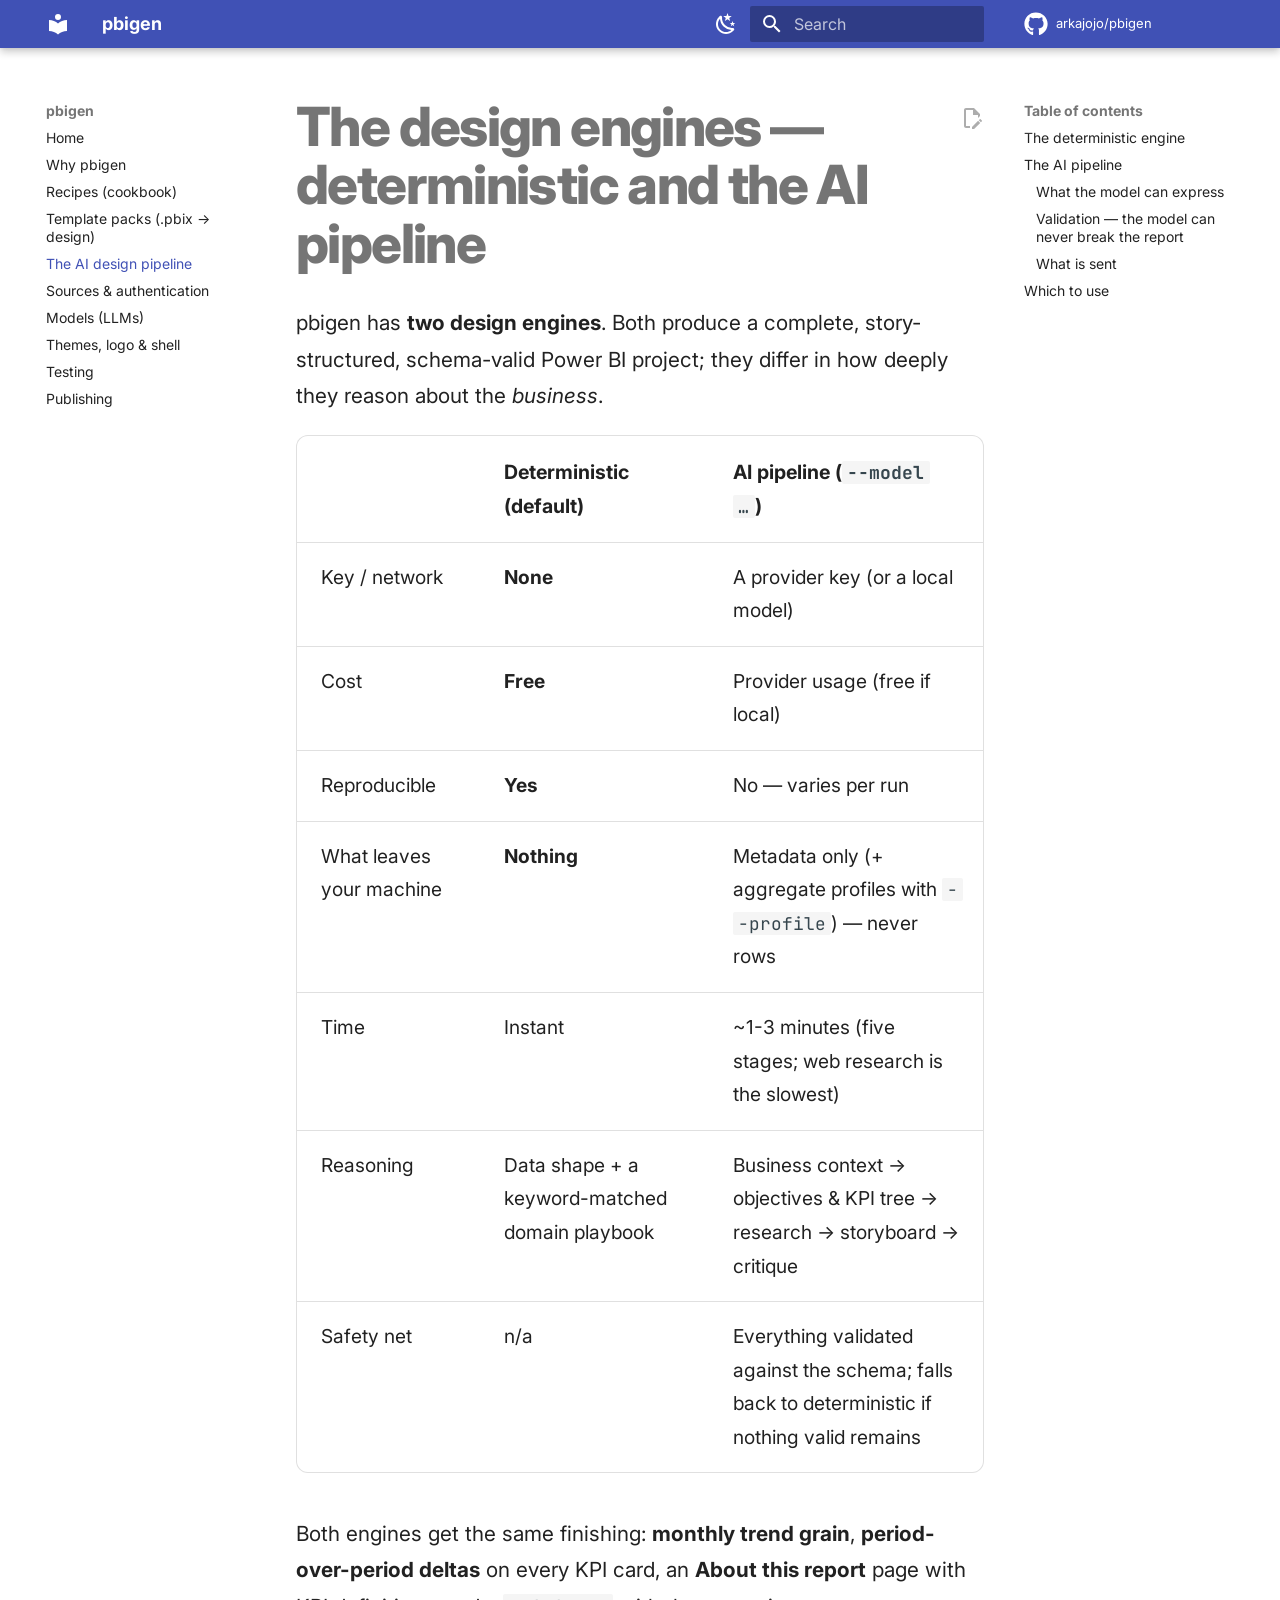
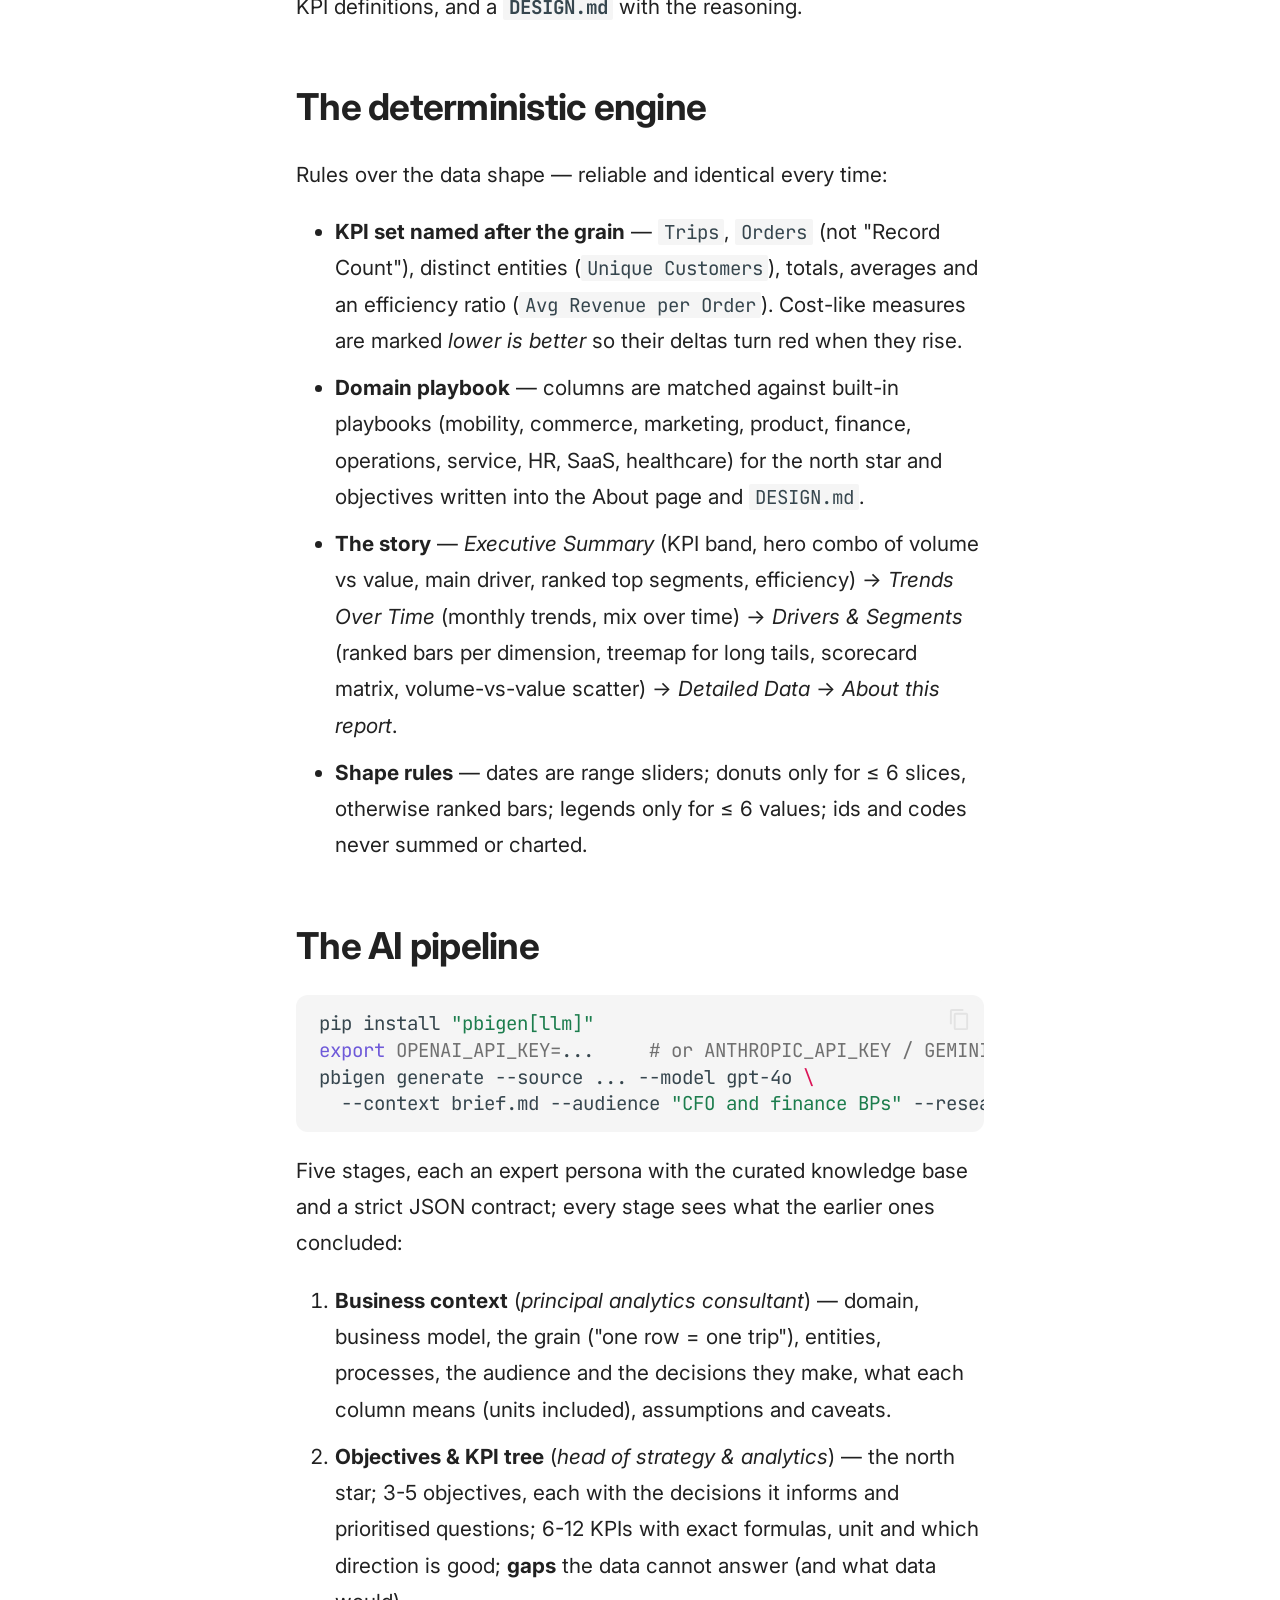
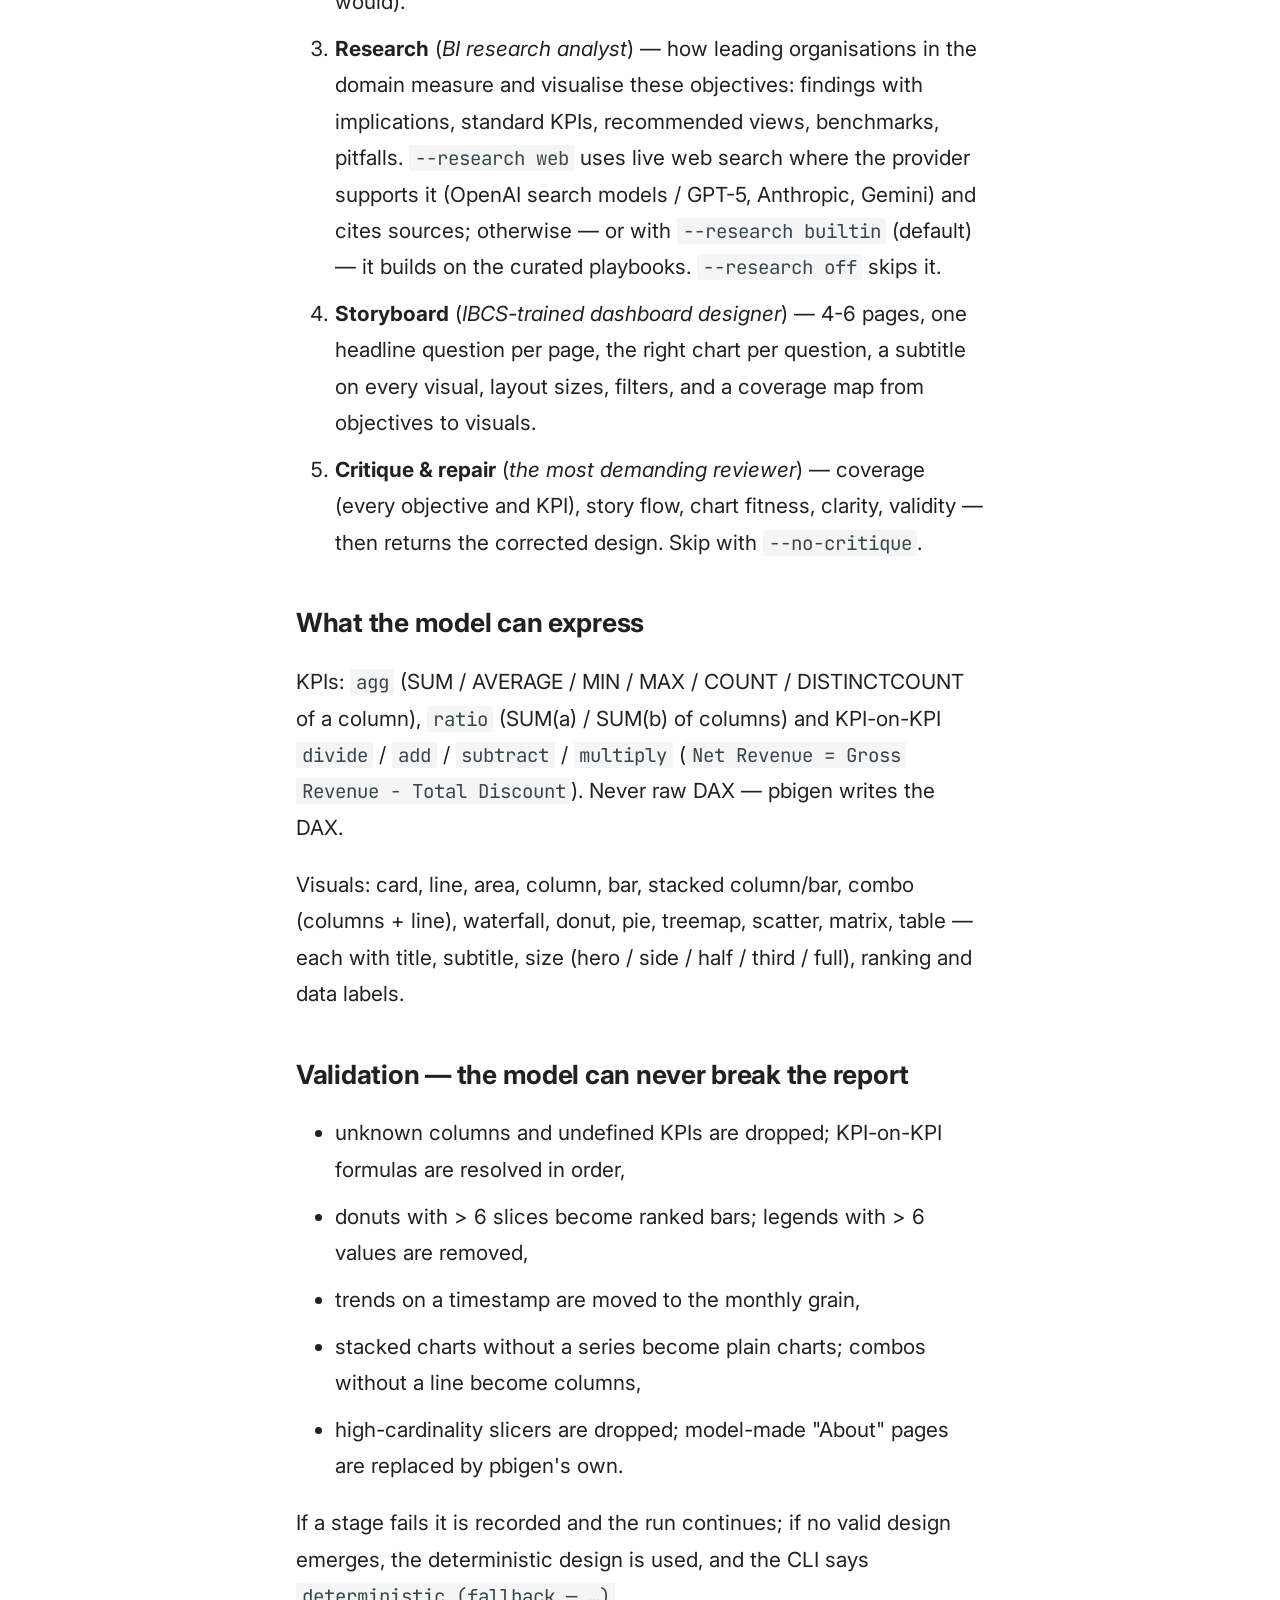
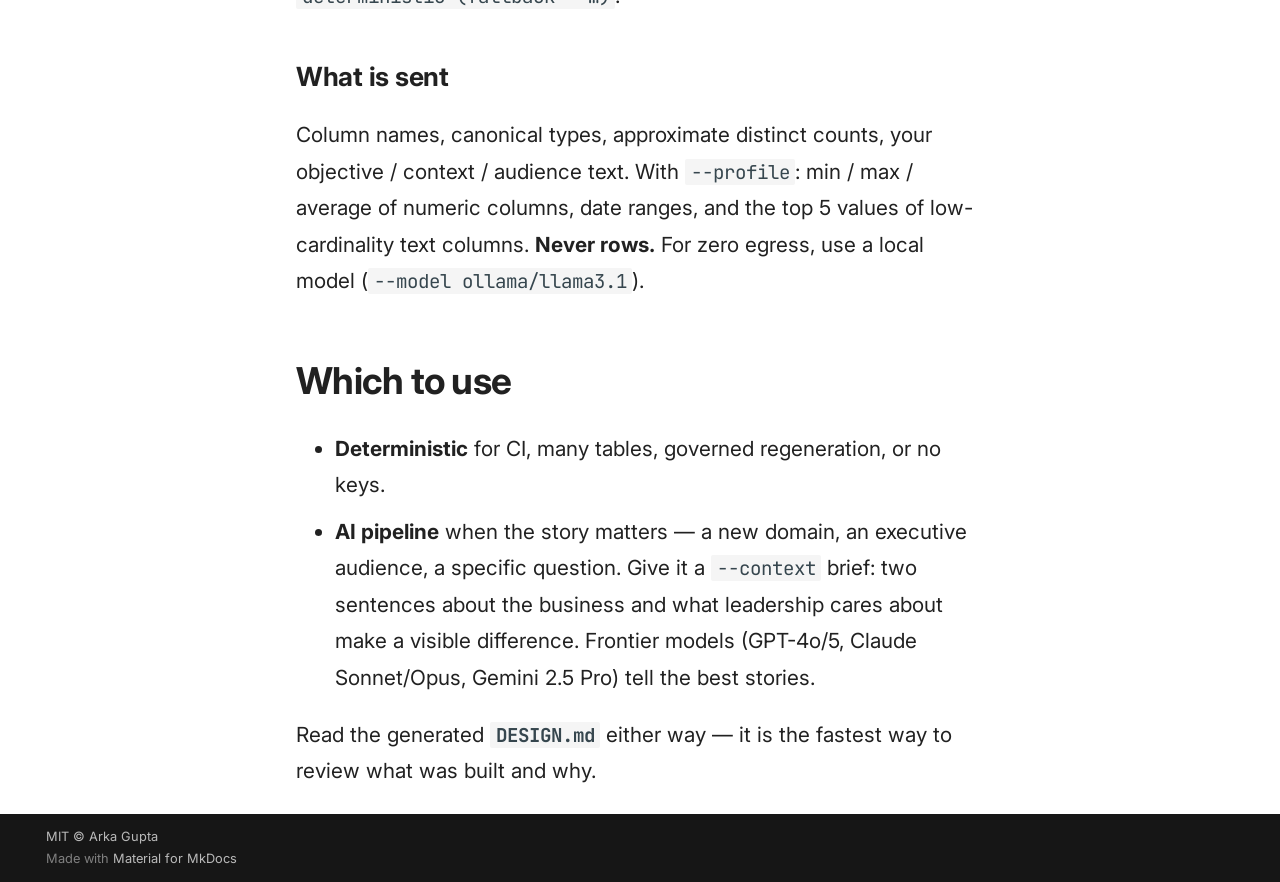
<file: deterministic-vs-llm/index.html>
<!doctype html>
<html lang="en" class="no-js">
  <head>
    
      <meta charset="utf-8">
      <meta name="viewport" content="width=device-width,initial-scale=1">
      
        <meta name="description" content="Your report's design, your data's story — Power BI dashboards generated from any data source.">
      
      
      
        <link rel="canonical" href="https://arkajojo.github.io/pbigen/deterministic-vs-llm/">
      
      
        <link rel="prev" href="../templates/">
      
      
        <link rel="next" href="../sources/">
      
      
        
      
      
      <link rel="icon" href="../assets/images/favicon.png">
      <meta name="generator" content="mkdocs-1.6.1, mkdocs-material-9.7.7">
    
    
      
        <title>The AI design pipeline - pbigen</title>
      
    
    
      <link rel="stylesheet" href="../assets/stylesheets/main.ec1eaa64.min.css">
      
        
        <link rel="stylesheet" href="../assets/stylesheets/palette.ab4e12ef.min.css">
      
      


    
    
      
    
    
      
        
        
        <link rel="preconnect" href="https://fonts.gstatic.com" crossorigin>
        <link rel="stylesheet" href="https://fonts.googleapis.com/css?family=Inter:300,300i,400,400i,700,700i%7CJetBrains+Mono:400,400i,700,700i&display=fallback">
        <style>:root{--md-text-font:"Inter";--md-code-font:"JetBrains Mono"}</style>
      
    
    
      <link rel="stylesheet" href="../stylesheets/extra.css">
    
    <script>__md_scope=new URL("..",location),__md_hash=e=>[...e].reduce(((e,_)=>(e<<5)-e+_.charCodeAt(0)),0),__md_get=(e,_=localStorage,t=__md_scope)=>JSON.parse(_.getItem(t.pathname+"."+e)),__md_set=(e,_,t=localStorage,a=__md_scope)=>{try{t.setItem(a.pathname+"."+e,JSON.stringify(_))}catch(e){}}</script>
    
      

    
    
  </head>
  
  
    
    
      
    
    
    
    
    <body dir="ltr" data-md-color-scheme="default" data-md-color-primary="indigo" data-md-color-accent="teal">
  
    
    <input class="md-toggle" data-md-toggle="drawer" type="checkbox" id="__drawer" autocomplete="off">
    <input class="md-toggle" data-md-toggle="search" type="checkbox" id="__search" autocomplete="off">
    <label class="md-overlay" for="__drawer"></label>
    <div data-md-component="skip">
      
        
        <a href="#the-design-engines-deterministic-and-the-ai-pipeline" class="md-skip">
          Skip to content
        </a>
      
    </div>
    <div data-md-component="announce">
      
    </div>
    
    
      

  

<header class="md-header md-header--shadow" data-md-component="header">
  <nav class="md-header__inner md-grid" aria-label="Header">
    <a href=".." title="pbigen" class="md-header__button md-logo" aria-label="pbigen" data-md-component="logo">
      
  
  <svg xmlns="http://www.w3.org/2000/svg" viewBox="0 0 24 24"><path d="M12 8a3 3 0 0 0 3-3 3 3 0 0 0-3-3 3 3 0 0 0-3 3 3 3 0 0 0 3 3m0 3.54C9.64 9.35 6.5 8 3 8v11c3.5 0 6.64 1.35 9 3.54 2.36-2.19 5.5-3.54 9-3.54V8c-3.5 0-6.64 1.35-9 3.54"/></svg>

    </a>
    <label class="md-header__button md-icon" for="__drawer">
      
      <svg xmlns="http://www.w3.org/2000/svg" viewBox="0 0 24 24"><path d="M3 6h18v2H3zm0 5h18v2H3zm0 5h18v2H3z"/></svg>
    </label>
    <div class="md-header__title" data-md-component="header-title">
      <div class="md-header__ellipsis">
        <div class="md-header__topic">
          <span class="md-ellipsis">
            pbigen
          </span>
        </div>
        <div class="md-header__topic" data-md-component="header-topic">
          <span class="md-ellipsis">
            
              The AI design pipeline
            
          </span>
        </div>
      </div>
    </div>
    
      
        <form class="md-header__option" data-md-component="palette">
  
    
    
    
    <input class="md-option" data-md-color-media="(prefers-color-scheme: light)" data-md-color-scheme="default" data-md-color-primary="indigo" data-md-color-accent="teal"  aria-label="Switch to dark mode"  type="radio" name="__palette" id="__palette_0">
    
      <label class="md-header__button md-icon" title="Switch to dark mode" for="__palette_1" hidden>
        <svg xmlns="http://www.w3.org/2000/svg" viewBox="0 0 24 24"><path d="m17.75 4.09-2.53 1.94.91 3.06-2.63-1.81-2.63 1.81.91-3.06-2.53-1.94L12.44 4l1.06-3 1.06 3zm3.5 6.91-1.64 1.25.59 1.98-1.7-1.17-1.7 1.17.59-1.98L15.75 11l2.06-.05L18.5 9l.69 1.95zm-2.28 4.95c.83-.08 1.72 1.1 1.19 1.85-.32.45-.66.87-1.08 1.27C15.17 23 8.84 23 4.94 19.07c-3.91-3.9-3.91-10.24 0-14.14.4-.4.82-.76 1.27-1.08.75-.53 1.93.36 1.85 1.19-.27 2.86.69 5.83 2.89 8.02a9.96 9.96 0 0 0 8.02 2.89m-1.64 2.02a12.08 12.08 0 0 1-7.8-3.47c-2.17-2.19-3.33-5-3.49-7.82-2.81 3.14-2.7 7.96.31 10.98 3.02 3.01 7.84 3.12 10.98.31"/></svg>
      </label>
    
  
    
    
    
    <input class="md-option" data-md-color-media="(prefers-color-scheme: dark)" data-md-color-scheme="slate" data-md-color-primary="indigo" data-md-color-accent="teal"  aria-label="Switch to light mode"  type="radio" name="__palette" id="__palette_1">
    
      <label class="md-header__button md-icon" title="Switch to light mode" for="__palette_0" hidden>
        <svg xmlns="http://www.w3.org/2000/svg" viewBox="0 0 24 24"><path d="M12 7a5 5 0 0 1 5 5 5 5 0 0 1-5 5 5 5 0 0 1-5-5 5 5 0 0 1 5-5m0 2a3 3 0 0 0-3 3 3 3 0 0 0 3 3 3 3 0 0 0 3-3 3 3 0 0 0-3-3m0-7 2.39 3.42C13.65 5.15 12.84 5 12 5s-1.65.15-2.39.42zM3.34 7l4.16-.35A7.2 7.2 0 0 0 5.94 8.5c-.44.74-.69 1.5-.83 2.29zm.02 10 1.76-3.77a7.131 7.131 0 0 0 2.38 4.14zM20.65 7l-1.77 3.79a7.02 7.02 0 0 0-2.38-4.15zm-.01 10-4.14.36c.59-.51 1.12-1.14 1.54-1.86.42-.73.69-1.5.83-2.29zM12 22l-2.41-3.44c.74.27 1.55.44 2.41.44.82 0 1.63-.17 2.37-.44z"/></svg>
      </label>
    
  
</form>
      
    
    
      <script>var palette=__md_get("__palette");if(palette&&palette.color){if("(prefers-color-scheme)"===palette.color.media){var media=matchMedia("(prefers-color-scheme: light)"),input=document.querySelector(media.matches?"[data-md-color-media='(prefers-color-scheme: light)']":"[data-md-color-media='(prefers-color-scheme: dark)']");palette.color.media=input.getAttribute("data-md-color-media"),palette.color.scheme=input.getAttribute("data-md-color-scheme"),palette.color.primary=input.getAttribute("data-md-color-primary"),palette.color.accent=input.getAttribute("data-md-color-accent")}for(var[key,value]of Object.entries(palette.color))document.body.setAttribute("data-md-color-"+key,value)}</script>
    
    
    
      
      
        <label class="md-header__button md-icon" for="__search">
          
          <svg xmlns="http://www.w3.org/2000/svg" viewBox="0 0 24 24"><path d="M9.5 3A6.5 6.5 0 0 1 16 9.5c0 1.61-.59 3.09-1.56 4.23l.27.27h.79l5 5-1.5 1.5-5-5v-.79l-.27-.27A6.52 6.52 0 0 1 9.5 16 6.5 6.5 0 0 1 3 9.5 6.5 6.5 0 0 1 9.5 3m0 2C7 5 5 7 5 9.5S7 14 9.5 14 14 12 14 9.5 12 5 9.5 5"/></svg>
        </label>
        <div class="md-search" data-md-component="search" role="dialog">
  <label class="md-search__overlay" for="__search"></label>
  <div class="md-search__inner" role="search">
    <form class="md-search__form" name="search">
      <input type="text" class="md-search__input" name="query" aria-label="Search" placeholder="Search" autocapitalize="off" autocorrect="off" autocomplete="off" spellcheck="false" data-md-component="search-query" required>
      <label class="md-search__icon md-icon" for="__search">
        
        <svg xmlns="http://www.w3.org/2000/svg" viewBox="0 0 24 24"><path d="M9.5 3A6.5 6.5 0 0 1 16 9.5c0 1.61-.59 3.09-1.56 4.23l.27.27h.79l5 5-1.5 1.5-5-5v-.79l-.27-.27A6.52 6.52 0 0 1 9.5 16 6.5 6.5 0 0 1 3 9.5 6.5 6.5 0 0 1 9.5 3m0 2C7 5 5 7 5 9.5S7 14 9.5 14 14 12 14 9.5 12 5 9.5 5"/></svg>
        
        <svg xmlns="http://www.w3.org/2000/svg" viewBox="0 0 24 24"><path d="M20 11v2H8l5.5 5.5-1.42 1.42L4.16 12l7.92-7.92L13.5 5.5 8 11z"/></svg>
      </label>
      <nav class="md-search__options" aria-label="Search">
        
        <button type="reset" class="md-search__icon md-icon" title="Clear" aria-label="Clear" tabindex="-1">
          
          <svg xmlns="http://www.w3.org/2000/svg" viewBox="0 0 24 24"><path d="M19 6.41 17.59 5 12 10.59 6.41 5 5 6.41 10.59 12 5 17.59 6.41 19 12 13.41 17.59 19 19 17.59 13.41 12z"/></svg>
        </button>
      </nav>
      
        <div class="md-search__suggest" data-md-component="search-suggest"></div>
      
    </form>
    <div class="md-search__output">
      <div class="md-search__scrollwrap" tabindex="0" data-md-scrollfix>
        <div class="md-search-result" data-md-component="search-result">
          <div class="md-search-result__meta">
            Initializing search
          </div>
          <ol class="md-search-result__list" role="presentation"></ol>
        </div>
      </div>
    </div>
  </div>
</div>
      
    
    
      <div class="md-header__source">
        <a href="https://github.com/arkajojo/pbigen" title="Go to repository" class="md-source" data-md-component="source">
  <div class="md-source__icon md-icon">
    
    <svg xmlns="http://www.w3.org/2000/svg" viewBox="0 0 512 512"><!--! Font Awesome Free 7.1.0 by @fontawesome - https://fontawesome.com License - https://fontawesome.com/license/free (Icons: CC BY 4.0, Fonts: SIL OFL 1.1, Code: MIT License) Copyright 2025 Fonticons, Inc.--><path d="M173.9 397.4c0 2-2.3 3.6-5.2 3.6-3.3.3-5.6-1.3-5.6-3.6 0-2 2.3-3.6 5.2-3.6 3-.3 5.6 1.3 5.6 3.6m-31.1-4.5c-.7 2 1.3 4.3 4.3 4.9 2.6 1 5.6 0 6.2-2s-1.3-4.3-4.3-5.2c-2.6-.7-5.5.3-6.2 2.3m44.2-1.7c-2.9.7-4.9 2.6-4.6 4.9.3 2 2.9 3.3 5.9 2.6 2.9-.7 4.9-2.6 4.6-4.6-.3-1.9-3-3.2-5.9-2.9M252.8 8C114.1 8 8 113.3 8 252c0 110.9 69.8 205.8 169.5 239.2 12.8 2.3 17.3-5.6 17.3-12.1 0-6.2-.3-40.4-.3-61.4 0 0-70 15-84.7-29.8 0 0-11.4-29.1-27.8-36.6 0 0-22.9-15.7 1.6-15.4 0 0 24.9 2 38.6 25.8 21.9 38.6 58.6 27.5 72.9 20.9 2.3-16 8.8-27.1 16-33.7-55.9-6.2-112.3-14.3-112.3-110.5 0-27.5 7.6-41.3 23.6-58.9-2.6-6.5-11.1-33.3 2.6-67.9 20.9-6.5 69 27 69 27 20-5.6 41.5-8.5 62.8-8.5s42.8 2.9 62.8 8.5c0 0 48.1-33.6 69-27 13.7 34.7 5.2 61.4 2.6 67.9 16 17.7 25.8 31.5 25.8 58.9 0 96.5-58.9 104.2-114.8 110.5 9.2 7.9 17 22.9 17 46.4 0 33.7-.3 75.4-.3 83.6 0 6.5 4.6 14.4 17.3 12.1C436.2 457.8 504 362.9 504 252 504 113.3 391.5 8 252.8 8M105.2 352.9c-1.3 1-1 3.3.7 5.2 1.6 1.6 3.9 2.3 5.2 1 1.3-1 1-3.3-.7-5.2-1.6-1.6-3.9-2.3-5.2-1m-10.8-8.1c-.7 1.3.3 2.9 2.3 3.9 1.6 1 3.6.7 4.3-.7.7-1.3-.3-2.9-2.3-3.9-2-.6-3.6-.3-4.3.7m32.4 35.6c-1.6 1.3-1 4.3 1.3 6.2 2.3 2.3 5.2 2.6 6.5 1 1.3-1.3.7-4.3-1.3-6.2-2.2-2.3-5.2-2.6-6.5-1m-11.4-14.7c-1.6 1-1.6 3.6 0 5.9s4.3 3.3 5.6 2.3c1.6-1.3 1.6-3.9 0-6.2-1.4-2.3-4-3.3-5.6-2"/></svg>
  </div>
  <div class="md-source__repository">
    arkajojo/pbigen
  </div>
</a>
      </div>
    
  </nav>
  
</header>
    
    <div class="md-container" data-md-component="container">
      
      
        
          
        
      
      <main class="md-main" data-md-component="main">
        <div class="md-main__inner md-grid">
          
            
              
              <div class="md-sidebar md-sidebar--primary" data-md-component="sidebar" data-md-type="navigation" >
                <div class="md-sidebar__scrollwrap">
                  <div class="md-sidebar__inner">
                    



<nav class="md-nav md-nav--primary" aria-label="Navigation" data-md-level="0">
  <label class="md-nav__title" for="__drawer">
    <a href=".." title="pbigen" class="md-nav__button md-logo" aria-label="pbigen" data-md-component="logo">
      
  
  <svg xmlns="http://www.w3.org/2000/svg" viewBox="0 0 24 24"><path d="M12 8a3 3 0 0 0 3-3 3 3 0 0 0-3-3 3 3 0 0 0-3 3 3 3 0 0 0 3 3m0 3.54C9.64 9.35 6.5 8 3 8v11c3.5 0 6.64 1.35 9 3.54 2.36-2.19 5.5-3.54 9-3.54V8c-3.5 0-6.64 1.35-9 3.54"/></svg>

    </a>
    pbigen
  </label>
  
    <div class="md-nav__source">
      <a href="https://github.com/arkajojo/pbigen" title="Go to repository" class="md-source" data-md-component="source">
  <div class="md-source__icon md-icon">
    
    <svg xmlns="http://www.w3.org/2000/svg" viewBox="0 0 512 512"><!--! Font Awesome Free 7.1.0 by @fontawesome - https://fontawesome.com License - https://fontawesome.com/license/free (Icons: CC BY 4.0, Fonts: SIL OFL 1.1, Code: MIT License) Copyright 2025 Fonticons, Inc.--><path d="M173.9 397.4c0 2-2.3 3.6-5.2 3.6-3.3.3-5.6-1.3-5.6-3.6 0-2 2.3-3.6 5.2-3.6 3-.3 5.6 1.3 5.6 3.6m-31.1-4.5c-.7 2 1.3 4.3 4.3 4.9 2.6 1 5.6 0 6.2-2s-1.3-4.3-4.3-5.2c-2.6-.7-5.5.3-6.2 2.3m44.2-1.7c-2.9.7-4.9 2.6-4.6 4.9.3 2 2.9 3.3 5.9 2.6 2.9-.7 4.9-2.6 4.6-4.6-.3-1.9-3-3.2-5.9-2.9M252.8 8C114.1 8 8 113.3 8 252c0 110.9 69.8 205.8 169.5 239.2 12.8 2.3 17.3-5.6 17.3-12.1 0-6.2-.3-40.4-.3-61.4 0 0-70 15-84.7-29.8 0 0-11.4-29.1-27.8-36.6 0 0-22.9-15.7 1.6-15.4 0 0 24.9 2 38.6 25.8 21.9 38.6 58.6 27.5 72.9 20.9 2.3-16 8.8-27.1 16-33.7-55.9-6.2-112.3-14.3-112.3-110.5 0-27.5 7.6-41.3 23.6-58.9-2.6-6.5-11.1-33.3 2.6-67.9 20.9-6.5 69 27 69 27 20-5.6 41.5-8.5 62.8-8.5s42.8 2.9 62.8 8.5c0 0 48.1-33.6 69-27 13.7 34.7 5.2 61.4 2.6 67.9 16 17.7 25.8 31.5 25.8 58.9 0 96.5-58.9 104.2-114.8 110.5 9.2 7.9 17 22.9 17 46.4 0 33.7-.3 75.4-.3 83.6 0 6.5 4.6 14.4 17.3 12.1C436.2 457.8 504 362.9 504 252 504 113.3 391.5 8 252.8 8M105.2 352.9c-1.3 1-1 3.3.7 5.2 1.6 1.6 3.9 2.3 5.2 1 1.3-1 1-3.3-.7-5.2-1.6-1.6-3.9-2.3-5.2-1m-10.8-8.1c-.7 1.3.3 2.9 2.3 3.9 1.6 1 3.6.7 4.3-.7.7-1.3-.3-2.9-2.3-3.9-2-.6-3.6-.3-4.3.7m32.4 35.6c-1.6 1.3-1 4.3 1.3 6.2 2.3 2.3 5.2 2.6 6.5 1 1.3-1.3.7-4.3-1.3-6.2-2.2-2.3-5.2-2.6-6.5-1m-11.4-14.7c-1.6 1-1.6 3.6 0 5.9s4.3 3.3 5.6 2.3c1.6-1.3 1.6-3.9 0-6.2-1.4-2.3-4-3.3-5.6-2"/></svg>
  </div>
  <div class="md-source__repository">
    arkajojo/pbigen
  </div>
</a>
    </div>
  
  <ul class="md-nav__list" data-md-scrollfix>
    
      
      
  
  
  
  
    <li class="md-nav__item">
      <a href=".." class="md-nav__link">
        
  
  
  <span class="md-ellipsis">
    
  
    Home
  

    
  </span>
  
  

      </a>
    </li>
  

    
      
      
  
  
  
  
    <li class="md-nav__item">
      <a href="../why/" class="md-nav__link">
        
  
  
  <span class="md-ellipsis">
    
  
    Why pbigen
  

    
  </span>
  
  

      </a>
    </li>
  

    
      
      
  
  
  
  
    <li class="md-nav__item">
      <a href="../recipes/" class="md-nav__link">
        
  
  
  <span class="md-ellipsis">
    
  
    Recipes (cookbook)
  

    
  </span>
  
  

      </a>
    </li>
  

    
      
      
  
  
  
  
    <li class="md-nav__item">
      <a href="../templates/" class="md-nav__link">
        
  
  
  <span class="md-ellipsis">
    
  
    Template packs (.pbix → design)
  

    
  </span>
  
  

      </a>
    </li>
  

    
      
      
  
  
    
  
  
  
    <li class="md-nav__item md-nav__item--active">
      
      <input class="md-nav__toggle md-toggle" type="checkbox" id="__toc">
      
      
        
      
      
        <label class="md-nav__link md-nav__link--active" for="__toc">
          
  
  
  <span class="md-ellipsis">
    
  
    The AI design pipeline
  

    
  </span>
  
  

          <span class="md-nav__icon md-icon"></span>
        </label>
      
      <a href="./" class="md-nav__link md-nav__link--active">
        
  
  
  <span class="md-ellipsis">
    
  
    The AI design pipeline
  

    
  </span>
  
  

      </a>
      
        

<nav class="md-nav md-nav--secondary" aria-label="Table of contents">
  
  
  
    
  
  
    <label class="md-nav__title" for="__toc">
      <span class="md-nav__icon md-icon"></span>
      Table of contents
    </label>
    <ul class="md-nav__list" data-md-component="toc" data-md-scrollfix>
      
        <li class="md-nav__item">
  <a href="#the-deterministic-engine" class="md-nav__link">
    <span class="md-ellipsis">
      
        The deterministic engine
      
    </span>
  </a>
  
</li>
      
        <li class="md-nav__item">
  <a href="#the-ai-pipeline" class="md-nav__link">
    <span class="md-ellipsis">
      
        The AI pipeline
      
    </span>
  </a>
  
    <nav class="md-nav" aria-label="The AI pipeline">
      <ul class="md-nav__list">
        
          <li class="md-nav__item">
  <a href="#what-the-model-can-express" class="md-nav__link">
    <span class="md-ellipsis">
      
        What the model can express
      
    </span>
  </a>
  
</li>
        
          <li class="md-nav__item">
  <a href="#validation-the-model-can-never-break-the-report" class="md-nav__link">
    <span class="md-ellipsis">
      
        Validation — the model can never break the report
      
    </span>
  </a>
  
</li>
        
          <li class="md-nav__item">
  <a href="#what-is-sent" class="md-nav__link">
    <span class="md-ellipsis">
      
        What is sent
      
    </span>
  </a>
  
</li>
        
      </ul>
    </nav>
  
</li>
      
        <li class="md-nav__item">
  <a href="#which-to-use" class="md-nav__link">
    <span class="md-ellipsis">
      
        Which to use
      
    </span>
  </a>
  
</li>
      
    </ul>
  
</nav>
      
    </li>
  

    
      
      
  
  
  
  
    <li class="md-nav__item">
      <a href="../sources/" class="md-nav__link">
        
  
  
  <span class="md-ellipsis">
    
  
    Sources & authentication
  

    
  </span>
  
  

      </a>
    </li>
  

    
      
      
  
  
  
  
    <li class="md-nav__item">
      <a href="../models/" class="md-nav__link">
        
  
  
  <span class="md-ellipsis">
    
  
    Models (LLMs)
  

    
  </span>
  
  

      </a>
    </li>
  

    
      
      
  
  
  
  
    <li class="md-nav__item">
      <a href="../themes/" class="md-nav__link">
        
  
  
  <span class="md-ellipsis">
    
  
    Themes, logo & shell
  

    
  </span>
  
  

      </a>
    </li>
  

    
      
      
  
  
  
  
    <li class="md-nav__item">
      <a href="../testing/" class="md-nav__link">
        
  
  
  <span class="md-ellipsis">
    
  
    Testing
  

    
  </span>
  
  

      </a>
    </li>
  

    
      
      
  
  
  
  
    <li class="md-nav__item">
      <a href="../publishing/" class="md-nav__link">
        
  
  
  <span class="md-ellipsis">
    
  
    Publishing
  

    
  </span>
  
  

      </a>
    </li>
  

    
  </ul>
</nav>
                  </div>
                </div>
              </div>
            
            
              
              <div class="md-sidebar md-sidebar--secondary" data-md-component="sidebar" data-md-type="toc" >
                <div class="md-sidebar__scrollwrap">
                  <div class="md-sidebar__inner">
                    

<nav class="md-nav md-nav--secondary" aria-label="Table of contents">
  
  
  
    
  
  
    <label class="md-nav__title" for="__toc">
      <span class="md-nav__icon md-icon"></span>
      Table of contents
    </label>
    <ul class="md-nav__list" data-md-component="toc" data-md-scrollfix>
      
        <li class="md-nav__item">
  <a href="#the-deterministic-engine" class="md-nav__link">
    <span class="md-ellipsis">
      
        The deterministic engine
      
    </span>
  </a>
  
</li>
      
        <li class="md-nav__item">
  <a href="#the-ai-pipeline" class="md-nav__link">
    <span class="md-ellipsis">
      
        The AI pipeline
      
    </span>
  </a>
  
    <nav class="md-nav" aria-label="The AI pipeline">
      <ul class="md-nav__list">
        
          <li class="md-nav__item">
  <a href="#what-the-model-can-express" class="md-nav__link">
    <span class="md-ellipsis">
      
        What the model can express
      
    </span>
  </a>
  
</li>
        
          <li class="md-nav__item">
  <a href="#validation-the-model-can-never-break-the-report" class="md-nav__link">
    <span class="md-ellipsis">
      
        Validation — the model can never break the report
      
    </span>
  </a>
  
</li>
        
          <li class="md-nav__item">
  <a href="#what-is-sent" class="md-nav__link">
    <span class="md-ellipsis">
      
        What is sent
      
    </span>
  </a>
  
</li>
        
      </ul>
    </nav>
  
</li>
      
        <li class="md-nav__item">
  <a href="#which-to-use" class="md-nav__link">
    <span class="md-ellipsis">
      
        Which to use
      
    </span>
  </a>
  
</li>
      
    </ul>
  
</nav>
                  </div>
                </div>
              </div>
            
          
          
            <div class="md-content" data-md-component="content">
              
              <article class="md-content__inner md-typeset">
                
                  


  
    <a href="https://github.com/arkajojo/pbigen/edit/main/docs/deterministic-vs-llm.md" title="Edit this page" class="md-content__button md-icon" rel="edit">
      
      <svg xmlns="http://www.w3.org/2000/svg" viewBox="0 0 24 24"><path d="M10 20H6V4h7v5h5v3.1l2-2V8l-6-6H6c-1.1 0-2 .9-2 2v16c0 1.1.9 2 2 2h4zm10.2-7c.1 0 .3.1.4.2l1.3 1.3c.2.2.2.6 0 .8l-1 1-2.1-2.1 1-1c.1-.1.2-.2.4-.2m0 3.9L14.1 23H12v-2.1l6.1-6.1z"/></svg>
    </a>
  
  


<h1 id="the-design-engines-deterministic-and-the-ai-pipeline">The design engines — deterministic and the AI pipeline<a class="headerlink" href="#the-design-engines-deterministic-and-the-ai-pipeline" title="Permanent link">&para;</a></h1>
<p>pbigen has <strong>two design engines</strong>. Both produce a complete, story-structured, schema-valid Power BI
project; they differ in how deeply they reason about the <em>business</em>.</p>
<table>
<thead>
<tr>
<th></th>
<th><strong>Deterministic</strong> (default)</th>
<th><strong>AI pipeline</strong> (<code>--model …</code>)</th>
</tr>
</thead>
<tbody>
<tr>
<td>Key / network</td>
<td><strong>None</strong></td>
<td>A provider key (or a local model)</td>
</tr>
<tr>
<td>Cost</td>
<td><strong>Free</strong></td>
<td>Provider usage (free if local)</td>
</tr>
<tr>
<td>Reproducible</td>
<td><strong>Yes</strong></td>
<td>No — varies per run</td>
</tr>
<tr>
<td>What leaves your machine</td>
<td><strong>Nothing</strong></td>
<td>Metadata only (+ aggregate profiles with <code>--profile</code>) — never rows</td>
</tr>
<tr>
<td>Time</td>
<td>Instant</td>
<td>~1-3 minutes (five stages; web research is the slowest)</td>
</tr>
<tr>
<td>Reasoning</td>
<td>Data shape + a keyword-matched domain playbook</td>
<td>Business context → objectives &amp; KPI tree → research → storyboard → critique</td>
</tr>
<tr>
<td>Safety net</td>
<td>n/a</td>
<td>Everything validated against the schema; falls back to deterministic if nothing valid remains</td>
</tr>
</tbody>
</table>
<p>Both engines get the same finishing: <strong>monthly trend grain</strong>, <strong>period-over-period deltas</strong> on every KPI
card, an <strong>About this report</strong> page with KPI definitions, and a <strong><code>DESIGN.md</code></strong> with the reasoning.</p>
<h2 id="the-deterministic-engine">The deterministic engine<a class="headerlink" href="#the-deterministic-engine" title="Permanent link">&para;</a></h2>
<p>Rules over the data shape — reliable and identical every time:</p>
<ul>
<li><strong>KPI set named after the grain</strong> — <code>Trips</code>, <code>Orders</code> (not "Record Count"), distinct entities
  (<code>Unique Customers</code>), totals, averages and an efficiency ratio (<code>Avg Revenue per Order</code>).
  Cost-like measures are marked <em>lower is better</em> so their deltas turn red when they rise.</li>
<li><strong>Domain playbook</strong> — columns are matched against built-in playbooks (mobility, commerce,
  marketing, product, finance, operations, service, HR, SaaS, healthcare) for the north star and
  objectives written into the About page and <code>DESIGN.md</code>.</li>
<li><strong>The story</strong> — <em>Executive Summary</em> (KPI band, hero combo of volume vs value, main driver, ranked
  top segments, efficiency) → <em>Trends Over Time</em> (monthly trends, mix over time) → <em>Drivers &amp;
  Segments</em> (ranked bars per dimension, treemap for long tails, scorecard matrix, volume-vs-value
  scatter) → <em>Detailed Data</em> → <em>About this report</em>.</li>
<li><strong>Shape rules</strong> — dates are range sliders; donuts only for ≤ 6 slices, otherwise ranked bars;
  legends only for ≤ 6 values; ids and codes never summed or charted.</li>
</ul>
<h2 id="the-ai-pipeline">The AI pipeline<a class="headerlink" href="#the-ai-pipeline" title="Permanent link">&para;</a></h2>
<div class="highlight"><pre><span></span><code><a id="__codelineno-0-1" name="__codelineno-0-1" href="#__codelineno-0-1"></a>pip<span class="w"> </span>install<span class="w"> </span><span class="s2">"pbigen[llm]"</span>
<a id="__codelineno-0-2" name="__codelineno-0-2" href="#__codelineno-0-2"></a><span class="nb">export</span><span class="w"> </span><span class="nv">OPENAI_API_KEY</span><span class="o">=</span>...<span class="w">     </span><span class="c1"># or ANTHROPIC_API_KEY / GEMINI_API_KEY, or a local model</span>
<a id="__codelineno-0-3" name="__codelineno-0-3" href="#__codelineno-0-3"></a>pbigen<span class="w"> </span>generate<span class="w"> </span>--source<span class="w"> </span>...<span class="w"> </span>--model<span class="w"> </span>gpt-4o<span class="w"> </span><span class="se">\</span>
<a id="__codelineno-0-4" name="__codelineno-0-4" href="#__codelineno-0-4"></a><span class="w">  </span>--context<span class="w"> </span>brief.md<span class="w"> </span>--audience<span class="w"> </span><span class="s2">"CFO and finance BPs"</span><span class="w"> </span>--research<span class="w"> </span>web<span class="w"> </span>--profile
</code></pre></div>
<p>Five stages, each an expert persona with the curated knowledge base and a strict JSON contract;
every stage sees what the earlier ones concluded:</p>
<ol>
<li><strong>Business context</strong> (<em>principal analytics consultant</em>) — domain, business model, the grain
   ("one row = one trip"), entities, processes, the audience and the decisions they make, what each
   column means (units included), assumptions and caveats.</li>
<li><strong>Objectives &amp; KPI tree</strong> (<em>head of strategy &amp; analytics</em>) — the north star; 3-5 objectives, each
   with the decisions it informs and prioritised questions; 6-12 KPIs with exact formulas, unit and
   which direction is good; <strong>gaps</strong> the data cannot answer (and what data would).</li>
<li><strong>Research</strong> (<em>BI research analyst</em>) — how leading organisations in the domain measure and
   visualise these objectives: findings with implications, standard KPIs, recommended views,
   benchmarks, pitfalls. <code>--research web</code> uses live web search where the provider supports it
   (OpenAI search models / GPT-5, Anthropic, Gemini) and cites sources; otherwise — or with
   <code>--research builtin</code> (default) — it builds on the curated playbooks. <code>--research off</code> skips it.</li>
<li><strong>Storyboard</strong> (<em>IBCS-trained dashboard designer</em>) — 4-6 pages, one headline question per page,
   the right chart per question, a subtitle on every visual, layout sizes, filters, and a coverage
   map from objectives to visuals.</li>
<li><strong>Critique &amp; repair</strong> (<em>the most demanding reviewer</em>) — coverage (every objective and KPI),
   story flow, chart fitness, clarity, validity — then returns the corrected design.
   Skip with <code>--no-critique</code>.</li>
</ol>
<h3 id="what-the-model-can-express">What the model can express<a class="headerlink" href="#what-the-model-can-express" title="Permanent link">&para;</a></h3>
<p>KPIs: <code>agg</code> (SUM / AVERAGE / MIN / MAX / COUNT / DISTINCTCOUNT of a column), <code>ratio</code>
(SUM(a) / SUM(b) of columns) and KPI-on-KPI <code>divide</code> / <code>add</code> / <code>subtract</code> / <code>multiply</code>
(<code>Net Revenue = Gross Revenue − Total Discount</code>). Never raw DAX — pbigen writes the DAX.</p>
<p>Visuals: card, line, area, column, bar, stacked column/bar, combo (columns + line), waterfall,
donut, pie, treemap, scatter, matrix, table — each with title, subtitle, size (hero / side / half /
third / full), ranking and data labels.</p>
<h3 id="validation-the-model-can-never-break-the-report">Validation — the model can never break the report<a class="headerlink" href="#validation-the-model-can-never-break-the-report" title="Permanent link">&para;</a></h3>
<ul>
<li>unknown columns and undefined KPIs are dropped; KPI-on-KPI formulas are resolved in order,</li>
<li>donuts with &gt; 6 slices become ranked bars; legends with &gt; 6 values are removed,</li>
<li>trends on a timestamp are moved to the monthly grain,</li>
<li>stacked charts without a series become plain charts; combos without a line become columns,</li>
<li>high-cardinality slicers are dropped; model-made "About" pages are replaced by pbigen's own.</li>
</ul>
<p>If a stage fails it is recorded and the run continues; if no valid design emerges, the
deterministic design is used, and the CLI says <code>deterministic (fallback — …)</code>.</p>
<h3 id="what-is-sent">What is sent<a class="headerlink" href="#what-is-sent" title="Permanent link">&para;</a></h3>
<p>Column names, canonical types, approximate distinct counts, your objective / context / audience
text. With <code>--profile</code>: min / max / average of numeric columns, date ranges, and the top 5 values
of low-cardinality text columns. <strong>Never rows.</strong> For zero egress, use a local model
(<code>--model ollama/llama3.1</code>).</p>
<h2 id="which-to-use">Which to use<a class="headerlink" href="#which-to-use" title="Permanent link">&para;</a></h2>
<ul>
<li><strong>Deterministic</strong> for CI, many tables, governed regeneration, or no keys.</li>
<li><strong>AI pipeline</strong> when the story matters — a new domain, an executive audience, a specific question.
  Give it a <code>--context</code> brief: two sentences about the business and what leadership cares about
  make a visible difference. Frontier models (GPT-4o/5, Claude Sonnet/Opus, Gemini 2.5 Pro) tell the
  best stories.</li>
</ul>
<p>Read the generated <strong><code>DESIGN.md</code></strong> either way — it is the fastest way to review what was built and why.</p>












                
              </article>
            </div>
          
          
<script>var target=document.getElementById(location.hash.slice(1));target&&target.name&&(target.checked=target.name.startsWith("__tabbed_"))</script>
        </div>
        
          <button type="button" class="md-top md-icon" data-md-component="top" hidden>
  
  <svg xmlns="http://www.w3.org/2000/svg" viewBox="0 0 24 24"><path d="M13 20h-2V8l-5.5 5.5-1.42-1.42L12 4.16l7.92 7.92-1.42 1.42L13 8z"/></svg>
  Back to top
</button>
        
      </main>
      
        <footer class="md-footer">
  
  <div class="md-footer-meta md-typeset">
    <div class="md-footer-meta__inner md-grid">
      <div class="md-copyright">
  
    <div class="md-copyright__highlight">
      MIT © Arka Gupta
    </div>
  
  
    Made with
    <a href="https://squidfunk.github.io/mkdocs-material/" target="_blank" rel="noopener">
      Material for MkDocs
    </a>
  
</div>
      
    </div>
  </div>
</footer>
      
    </div>
    <div class="md-dialog" data-md-component="dialog">
      <div class="md-dialog__inner md-typeset"></div>
    </div>
    
    
    
      
      
      <script id="__config" type="application/json">{"annotate": null, "base": "..", "features": ["navigation.top", "navigation.sections", "navigation.tracking", "content.code.copy", "content.action.edit", "search.suggest", "search.highlight"], "search": "../assets/javascripts/workers/search.2c215733.min.js", "tags": null, "translations": {"clipboard.copied": "Copied to clipboard", "clipboard.copy": "Copy to clipboard", "search.result.more.one": "1 more on this page", "search.result.more.other": "# more on this page", "search.result.none": "No matching documents", "search.result.one": "1 matching document", "search.result.other": "# matching documents", "search.result.placeholder": "Type to start searching", "search.result.term.missing": "Missing", "select.version": "Select version"}, "version": null}</script>
    
    
      <script src="../assets/javascripts/bundle.d7400e89.min.js"></script>
      
    
  </body>
</html>
</file>
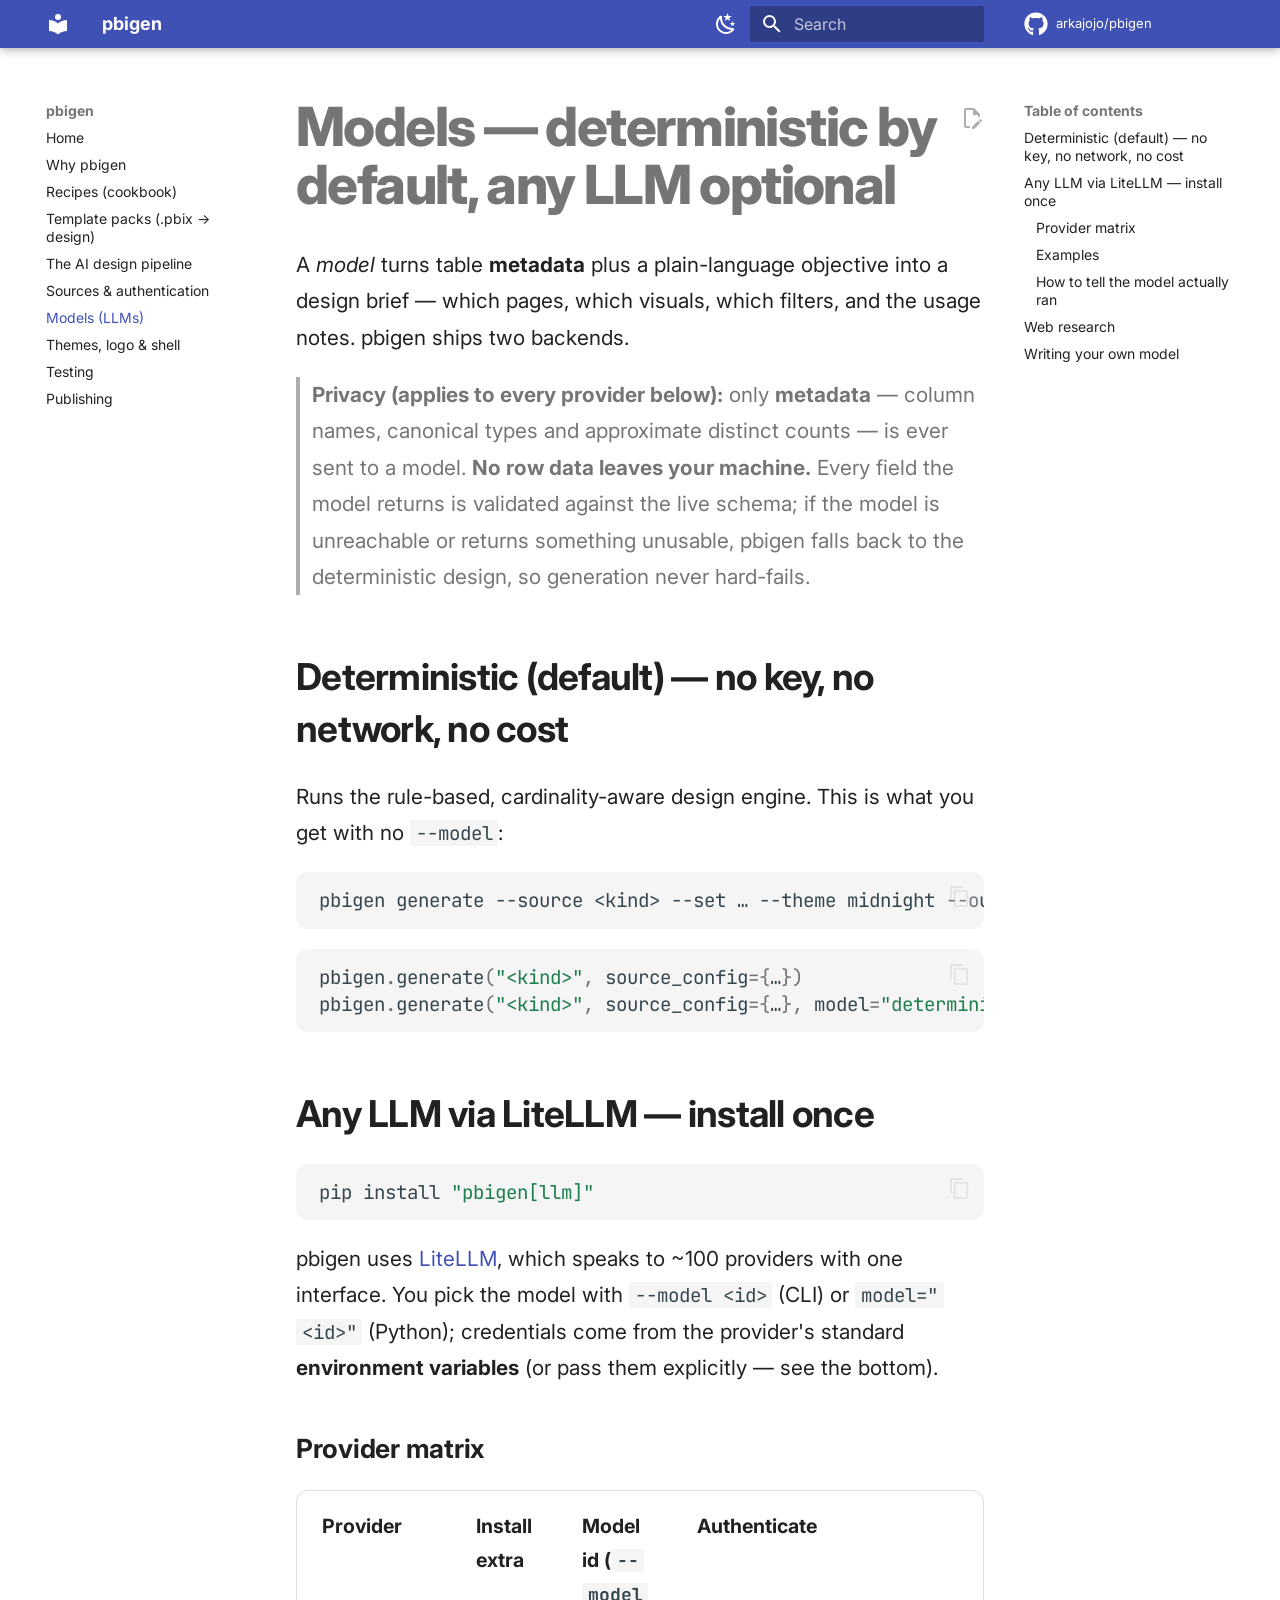
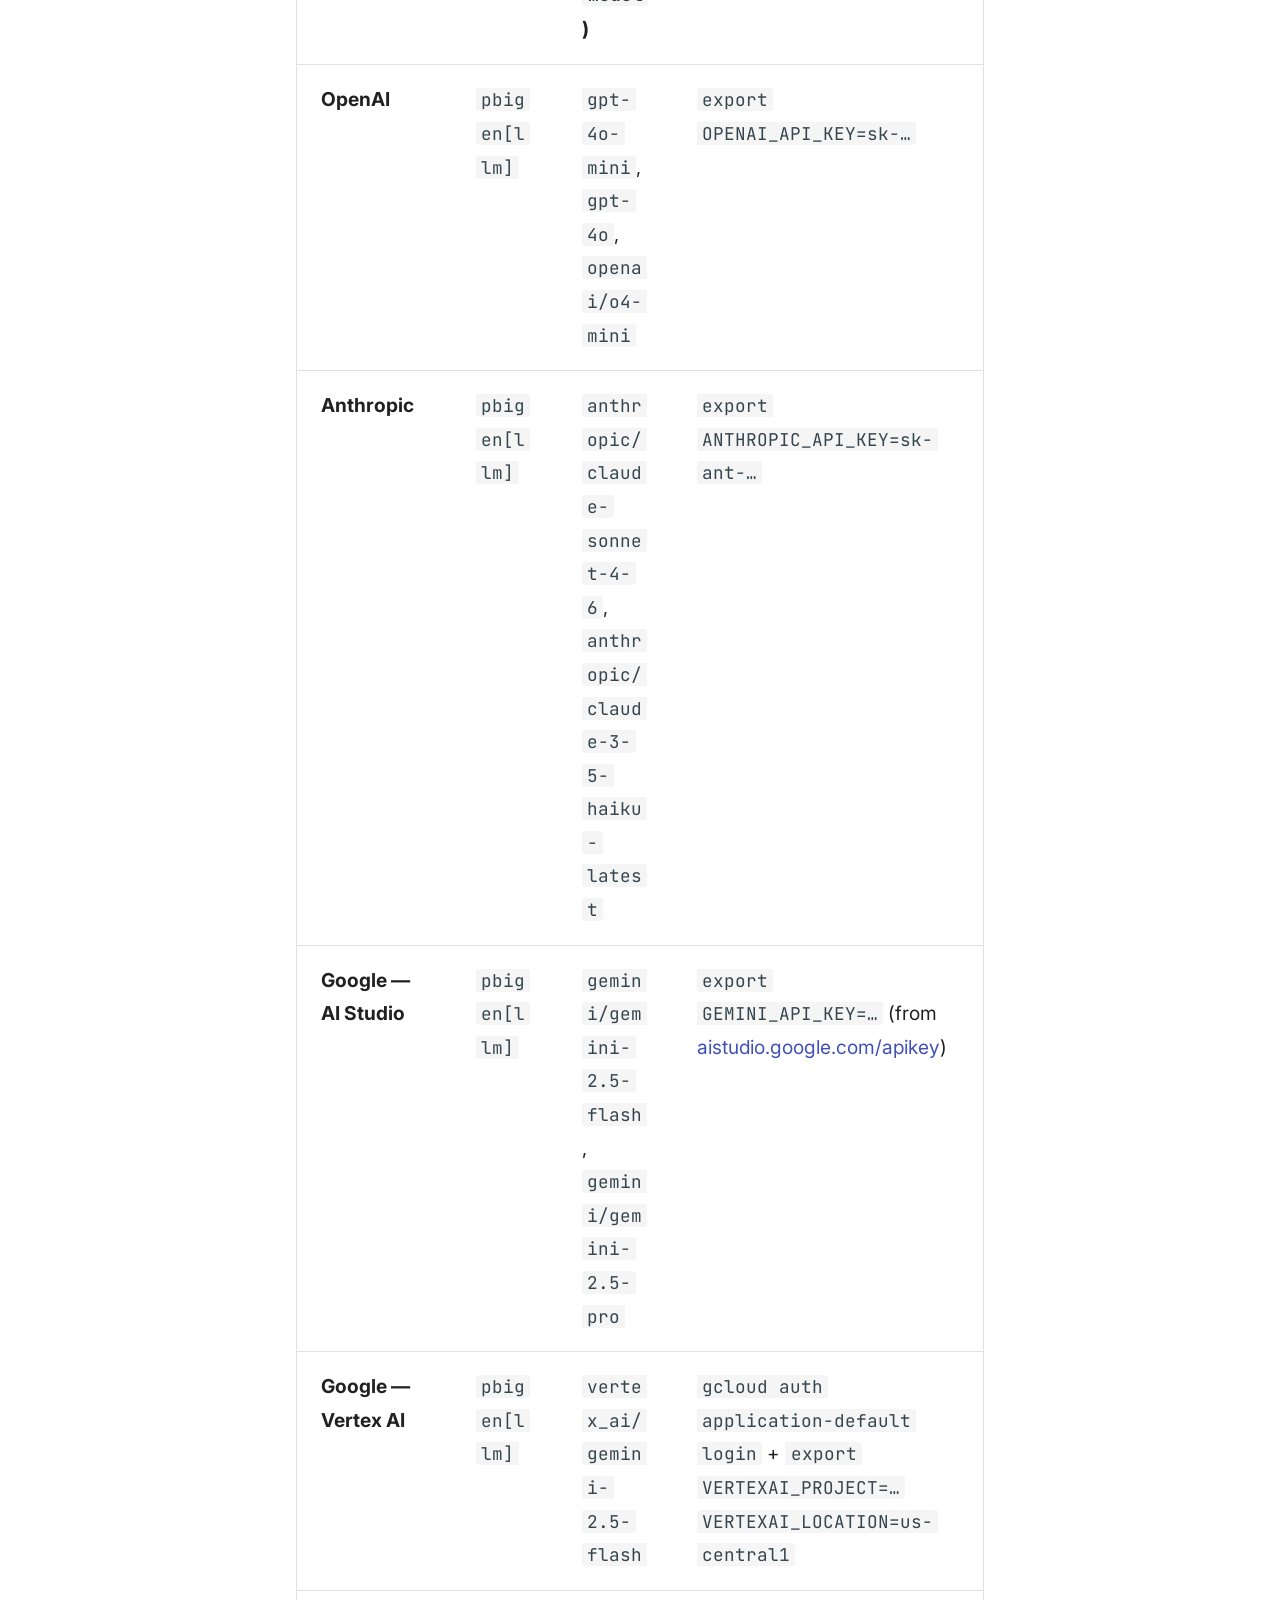
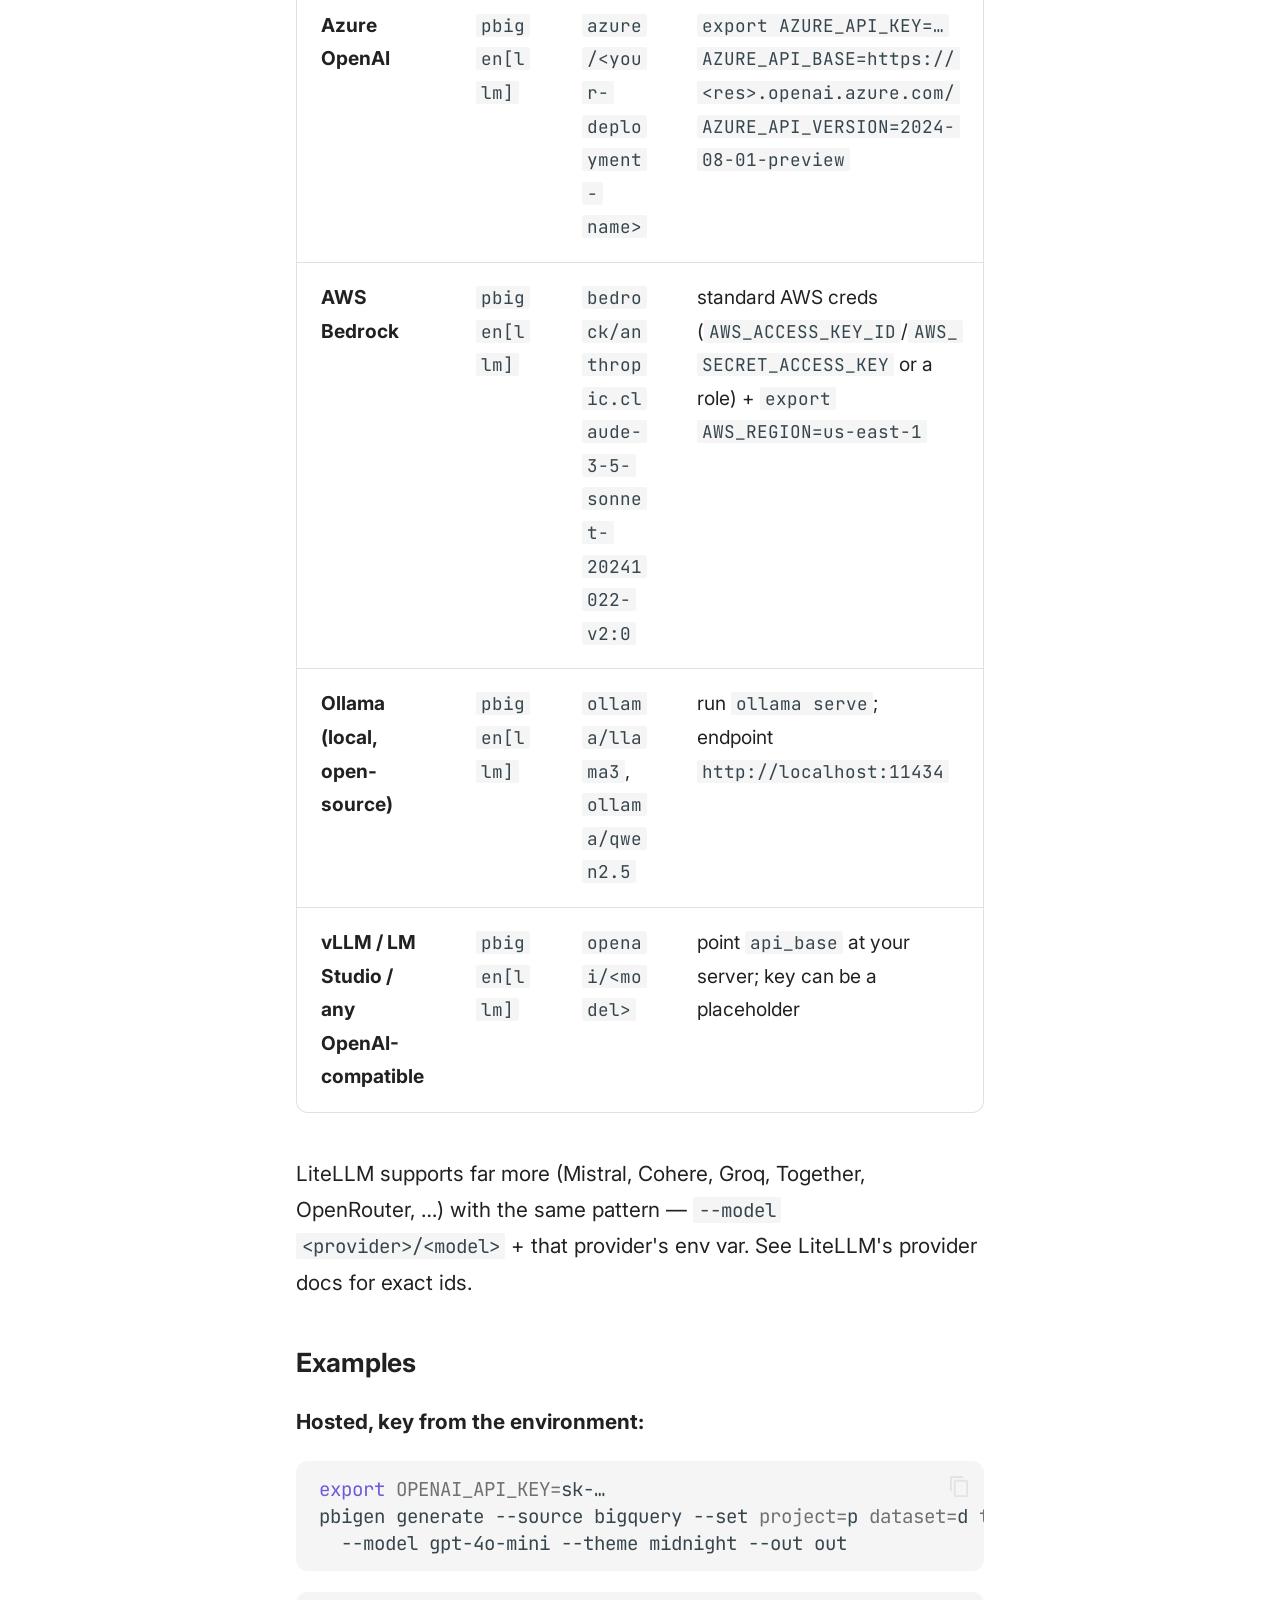
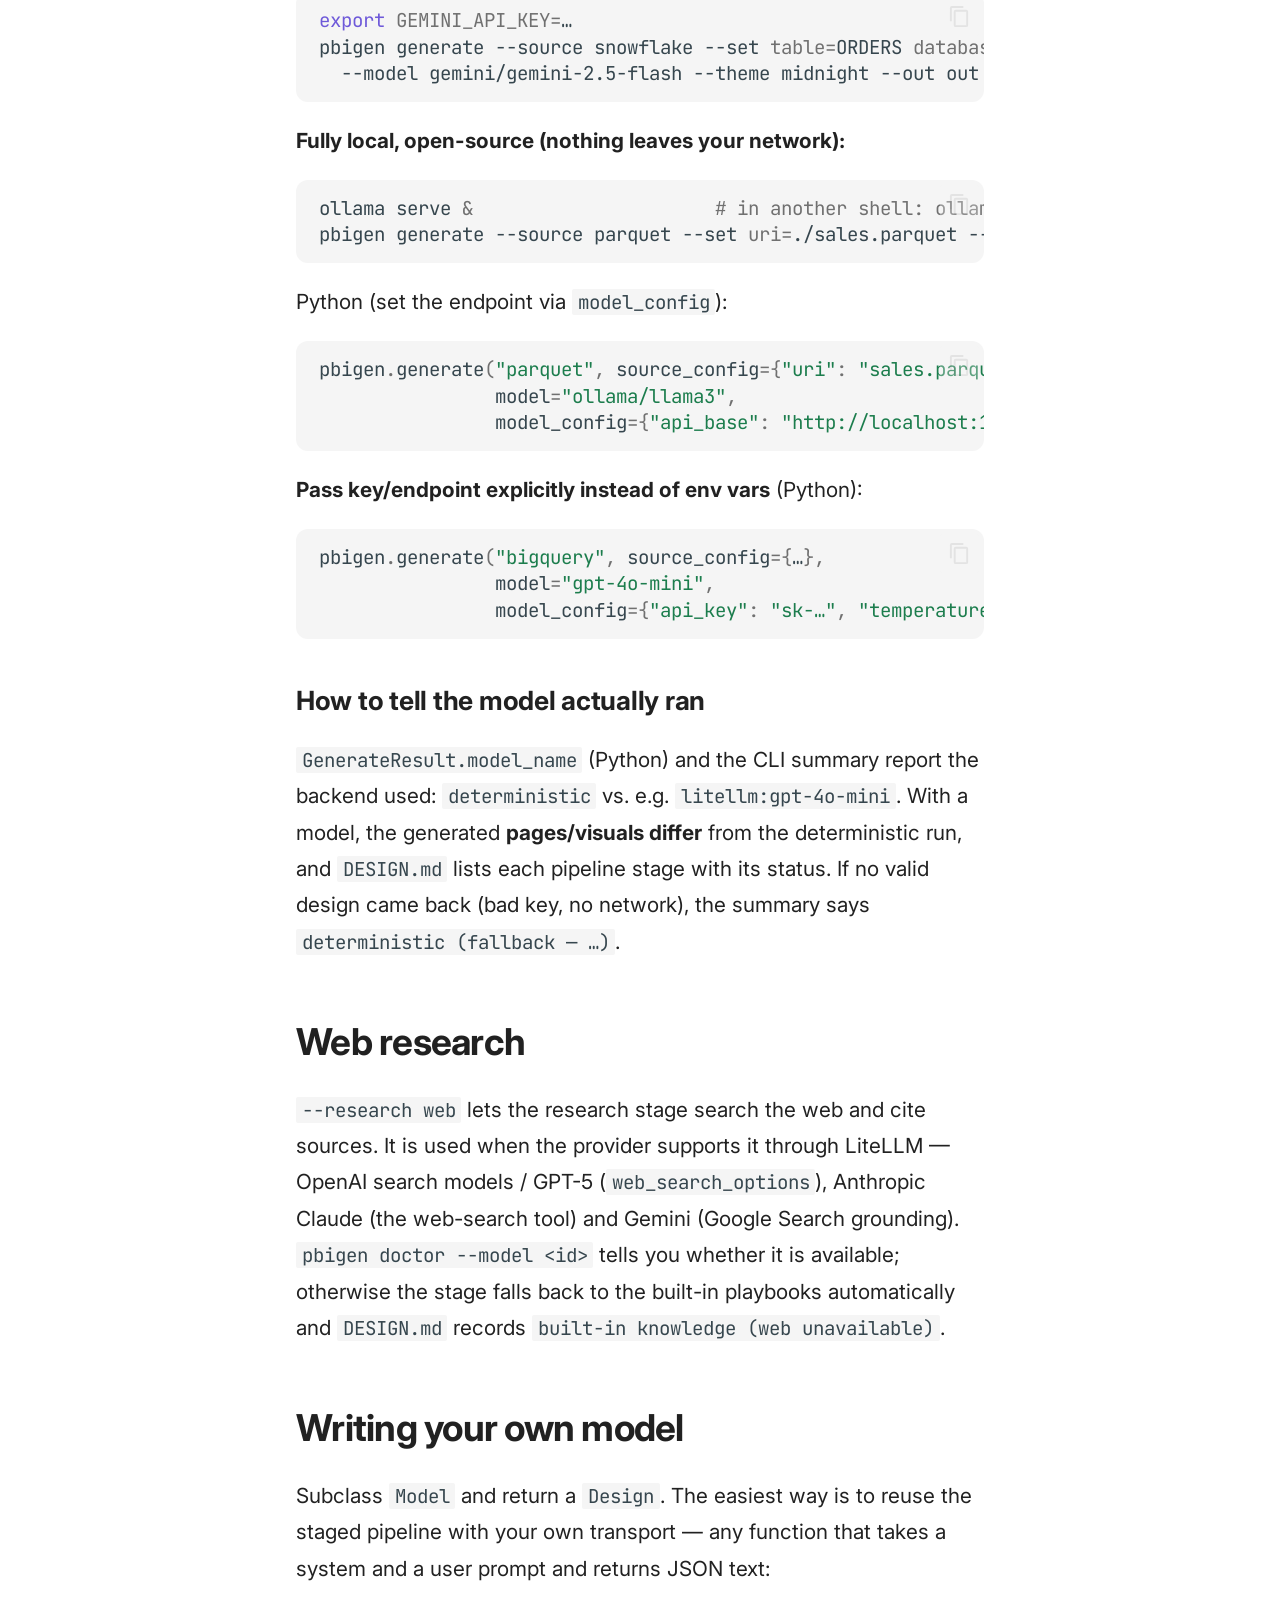
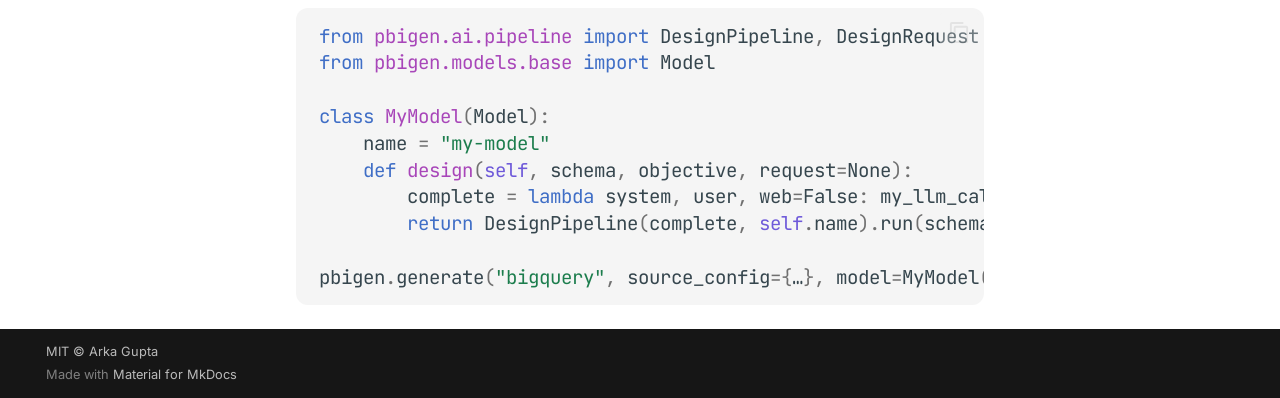
<file: models/index.html>
<!doctype html>
<html lang="en" class="no-js">
  <head>
    
      <meta charset="utf-8">
      <meta name="viewport" content="width=device-width,initial-scale=1">
      
        <meta name="description" content="Your report's design, your data's story — Power BI dashboards generated from any data source.">
      
      
      
        <link rel="canonical" href="https://arkajojo.github.io/pbigen/models/">
      
      
        <link rel="prev" href="../sources/">
      
      
        <link rel="next" href="../themes/">
      
      
        
      
      
      <link rel="icon" href="../assets/images/favicon.png">
      <meta name="generator" content="mkdocs-1.6.1, mkdocs-material-9.7.7">
    
    
      
        <title>Models (LLMs) - pbigen</title>
      
    
    
      <link rel="stylesheet" href="../assets/stylesheets/main.ec1eaa64.min.css">
      
        
        <link rel="stylesheet" href="../assets/stylesheets/palette.ab4e12ef.min.css">
      
      


    
    
      
    
    
      
        
        
        <link rel="preconnect" href="https://fonts.gstatic.com" crossorigin>
        <link rel="stylesheet" href="https://fonts.googleapis.com/css?family=Inter:300,300i,400,400i,700,700i%7CJetBrains+Mono:400,400i,700,700i&display=fallback">
        <style>:root{--md-text-font:"Inter";--md-code-font:"JetBrains Mono"}</style>
      
    
    
      <link rel="stylesheet" href="../stylesheets/extra.css">
    
    <script>__md_scope=new URL("..",location),__md_hash=e=>[...e].reduce(((e,_)=>(e<<5)-e+_.charCodeAt(0)),0),__md_get=(e,_=localStorage,t=__md_scope)=>JSON.parse(_.getItem(t.pathname+"."+e)),__md_set=(e,_,t=localStorage,a=__md_scope)=>{try{t.setItem(a.pathname+"."+e,JSON.stringify(_))}catch(e){}}</script>
    
      

    
    
  </head>
  
  
    
    
      
    
    
    
    
    <body dir="ltr" data-md-color-scheme="default" data-md-color-primary="indigo" data-md-color-accent="teal">
  
    
    <input class="md-toggle" data-md-toggle="drawer" type="checkbox" id="__drawer" autocomplete="off">
    <input class="md-toggle" data-md-toggle="search" type="checkbox" id="__search" autocomplete="off">
    <label class="md-overlay" for="__drawer"></label>
    <div data-md-component="skip">
      
        
        <a href="#models-deterministic-by-default-any-llm-optional" class="md-skip">
          Skip to content
        </a>
      
    </div>
    <div data-md-component="announce">
      
    </div>
    
    
      

  

<header class="md-header md-header--shadow" data-md-component="header">
  <nav class="md-header__inner md-grid" aria-label="Header">
    <a href=".." title="pbigen" class="md-header__button md-logo" aria-label="pbigen" data-md-component="logo">
      
  
  <svg xmlns="http://www.w3.org/2000/svg" viewBox="0 0 24 24"><path d="M12 8a3 3 0 0 0 3-3 3 3 0 0 0-3-3 3 3 0 0 0-3 3 3 3 0 0 0 3 3m0 3.54C9.64 9.35 6.5 8 3 8v11c3.5 0 6.64 1.35 9 3.54 2.36-2.19 5.5-3.54 9-3.54V8c-3.5 0-6.64 1.35-9 3.54"/></svg>

    </a>
    <label class="md-header__button md-icon" for="__drawer">
      
      <svg xmlns="http://www.w3.org/2000/svg" viewBox="0 0 24 24"><path d="M3 6h18v2H3zm0 5h18v2H3zm0 5h18v2H3z"/></svg>
    </label>
    <div class="md-header__title" data-md-component="header-title">
      <div class="md-header__ellipsis">
        <div class="md-header__topic">
          <span class="md-ellipsis">
            pbigen
          </span>
        </div>
        <div class="md-header__topic" data-md-component="header-topic">
          <span class="md-ellipsis">
            
              Models (LLMs)
            
          </span>
        </div>
      </div>
    </div>
    
      
        <form class="md-header__option" data-md-component="palette">
  
    
    
    
    <input class="md-option" data-md-color-media="(prefers-color-scheme: light)" data-md-color-scheme="default" data-md-color-primary="indigo" data-md-color-accent="teal"  aria-label="Switch to dark mode"  type="radio" name="__palette" id="__palette_0">
    
      <label class="md-header__button md-icon" title="Switch to dark mode" for="__palette_1" hidden>
        <svg xmlns="http://www.w3.org/2000/svg" viewBox="0 0 24 24"><path d="m17.75 4.09-2.53 1.94.91 3.06-2.63-1.81-2.63 1.81.91-3.06-2.53-1.94L12.44 4l1.06-3 1.06 3zm3.5 6.91-1.64 1.25.59 1.98-1.7-1.17-1.7 1.17.59-1.98L15.75 11l2.06-.05L18.5 9l.69 1.95zm-2.28 4.95c.83-.08 1.72 1.1 1.19 1.85-.32.45-.66.87-1.08 1.27C15.17 23 8.84 23 4.94 19.07c-3.91-3.9-3.91-10.24 0-14.14.4-.4.82-.76 1.27-1.08.75-.53 1.93.36 1.85 1.19-.27 2.86.69 5.83 2.89 8.02a9.96 9.96 0 0 0 8.02 2.89m-1.64 2.02a12.08 12.08 0 0 1-7.8-3.47c-2.17-2.19-3.33-5-3.49-7.82-2.81 3.14-2.7 7.96.31 10.98 3.02 3.01 7.84 3.12 10.98.31"/></svg>
      </label>
    
  
    
    
    
    <input class="md-option" data-md-color-media="(prefers-color-scheme: dark)" data-md-color-scheme="slate" data-md-color-primary="indigo" data-md-color-accent="teal"  aria-label="Switch to light mode"  type="radio" name="__palette" id="__palette_1">
    
      <label class="md-header__button md-icon" title="Switch to light mode" for="__palette_0" hidden>
        <svg xmlns="http://www.w3.org/2000/svg" viewBox="0 0 24 24"><path d="M12 7a5 5 0 0 1 5 5 5 5 0 0 1-5 5 5 5 0 0 1-5-5 5 5 0 0 1 5-5m0 2a3 3 0 0 0-3 3 3 3 0 0 0 3 3 3 3 0 0 0 3-3 3 3 0 0 0-3-3m0-7 2.39 3.42C13.65 5.15 12.84 5 12 5s-1.65.15-2.39.42zM3.34 7l4.16-.35A7.2 7.2 0 0 0 5.94 8.5c-.44.74-.69 1.5-.83 2.29zm.02 10 1.76-3.77a7.131 7.131 0 0 0 2.38 4.14zM20.65 7l-1.77 3.79a7.02 7.02 0 0 0-2.38-4.15zm-.01 10-4.14.36c.59-.51 1.12-1.14 1.54-1.86.42-.73.69-1.5.83-2.29zM12 22l-2.41-3.44c.74.27 1.55.44 2.41.44.82 0 1.63-.17 2.37-.44z"/></svg>
      </label>
    
  
</form>
      
    
    
      <script>var palette=__md_get("__palette");if(palette&&palette.color){if("(prefers-color-scheme)"===palette.color.media){var media=matchMedia("(prefers-color-scheme: light)"),input=document.querySelector(media.matches?"[data-md-color-media='(prefers-color-scheme: light)']":"[data-md-color-media='(prefers-color-scheme: dark)']");palette.color.media=input.getAttribute("data-md-color-media"),palette.color.scheme=input.getAttribute("data-md-color-scheme"),palette.color.primary=input.getAttribute("data-md-color-primary"),palette.color.accent=input.getAttribute("data-md-color-accent")}for(var[key,value]of Object.entries(palette.color))document.body.setAttribute("data-md-color-"+key,value)}</script>
    
    
    
      
      
        <label class="md-header__button md-icon" for="__search">
          
          <svg xmlns="http://www.w3.org/2000/svg" viewBox="0 0 24 24"><path d="M9.5 3A6.5 6.5 0 0 1 16 9.5c0 1.61-.59 3.09-1.56 4.23l.27.27h.79l5 5-1.5 1.5-5-5v-.79l-.27-.27A6.52 6.52 0 0 1 9.5 16 6.5 6.5 0 0 1 3 9.5 6.5 6.5 0 0 1 9.5 3m0 2C7 5 5 7 5 9.5S7 14 9.5 14 14 12 14 9.5 12 5 9.5 5"/></svg>
        </label>
        <div class="md-search" data-md-component="search" role="dialog">
  <label class="md-search__overlay" for="__search"></label>
  <div class="md-search__inner" role="search">
    <form class="md-search__form" name="search">
      <input type="text" class="md-search__input" name="query" aria-label="Search" placeholder="Search" autocapitalize="off" autocorrect="off" autocomplete="off" spellcheck="false" data-md-component="search-query" required>
      <label class="md-search__icon md-icon" for="__search">
        
        <svg xmlns="http://www.w3.org/2000/svg" viewBox="0 0 24 24"><path d="M9.5 3A6.5 6.5 0 0 1 16 9.5c0 1.61-.59 3.09-1.56 4.23l.27.27h.79l5 5-1.5 1.5-5-5v-.79l-.27-.27A6.52 6.52 0 0 1 9.5 16 6.5 6.5 0 0 1 3 9.5 6.5 6.5 0 0 1 9.5 3m0 2C7 5 5 7 5 9.5S7 14 9.5 14 14 12 14 9.5 12 5 9.5 5"/></svg>
        
        <svg xmlns="http://www.w3.org/2000/svg" viewBox="0 0 24 24"><path d="M20 11v2H8l5.5 5.5-1.42 1.42L4.16 12l7.92-7.92L13.5 5.5 8 11z"/></svg>
      </label>
      <nav class="md-search__options" aria-label="Search">
        
        <button type="reset" class="md-search__icon md-icon" title="Clear" aria-label="Clear" tabindex="-1">
          
          <svg xmlns="http://www.w3.org/2000/svg" viewBox="0 0 24 24"><path d="M19 6.41 17.59 5 12 10.59 6.41 5 5 6.41 10.59 12 5 17.59 6.41 19 12 13.41 17.59 19 19 17.59 13.41 12z"/></svg>
        </button>
      </nav>
      
        <div class="md-search__suggest" data-md-component="search-suggest"></div>
      
    </form>
    <div class="md-search__output">
      <div class="md-search__scrollwrap" tabindex="0" data-md-scrollfix>
        <div class="md-search-result" data-md-component="search-result">
          <div class="md-search-result__meta">
            Initializing search
          </div>
          <ol class="md-search-result__list" role="presentation"></ol>
        </div>
      </div>
    </div>
  </div>
</div>
      
    
    
      <div class="md-header__source">
        <a href="https://github.com/arkajojo/pbigen" title="Go to repository" class="md-source" data-md-component="source">
  <div class="md-source__icon md-icon">
    
    <svg xmlns="http://www.w3.org/2000/svg" viewBox="0 0 512 512"><!--! Font Awesome Free 7.1.0 by @fontawesome - https://fontawesome.com License - https://fontawesome.com/license/free (Icons: CC BY 4.0, Fonts: SIL OFL 1.1, Code: MIT License) Copyright 2025 Fonticons, Inc.--><path d="M173.9 397.4c0 2-2.3 3.6-5.2 3.6-3.3.3-5.6-1.3-5.6-3.6 0-2 2.3-3.6 5.2-3.6 3-.3 5.6 1.3 5.6 3.6m-31.1-4.5c-.7 2 1.3 4.3 4.3 4.9 2.6 1 5.6 0 6.2-2s-1.3-4.3-4.3-5.2c-2.6-.7-5.5.3-6.2 2.3m44.2-1.7c-2.9.7-4.9 2.6-4.6 4.9.3 2 2.9 3.3 5.9 2.6 2.9-.7 4.9-2.6 4.6-4.6-.3-1.9-3-3.2-5.9-2.9M252.8 8C114.1 8 8 113.3 8 252c0 110.9 69.8 205.8 169.5 239.2 12.8 2.3 17.3-5.6 17.3-12.1 0-6.2-.3-40.4-.3-61.4 0 0-70 15-84.7-29.8 0 0-11.4-29.1-27.8-36.6 0 0-22.9-15.7 1.6-15.4 0 0 24.9 2 38.6 25.8 21.9 38.6 58.6 27.5 72.9 20.9 2.3-16 8.8-27.1 16-33.7-55.9-6.2-112.3-14.3-112.3-110.5 0-27.5 7.6-41.3 23.6-58.9-2.6-6.5-11.1-33.3 2.6-67.9 20.9-6.5 69 27 69 27 20-5.6 41.5-8.5 62.8-8.5s42.8 2.9 62.8 8.5c0 0 48.1-33.6 69-27 13.7 34.7 5.2 61.4 2.6 67.9 16 17.7 25.8 31.5 25.8 58.9 0 96.5-58.9 104.2-114.8 110.5 9.2 7.9 17 22.9 17 46.4 0 33.7-.3 75.4-.3 83.6 0 6.5 4.6 14.4 17.3 12.1C436.2 457.8 504 362.9 504 252 504 113.3 391.5 8 252.8 8M105.2 352.9c-1.3 1-1 3.3.7 5.2 1.6 1.6 3.9 2.3 5.2 1 1.3-1 1-3.3-.7-5.2-1.6-1.6-3.9-2.3-5.2-1m-10.8-8.1c-.7 1.3.3 2.9 2.3 3.9 1.6 1 3.6.7 4.3-.7.7-1.3-.3-2.9-2.3-3.9-2-.6-3.6-.3-4.3.7m32.4 35.6c-1.6 1.3-1 4.3 1.3 6.2 2.3 2.3 5.2 2.6 6.5 1 1.3-1.3.7-4.3-1.3-6.2-2.2-2.3-5.2-2.6-6.5-1m-11.4-14.7c-1.6 1-1.6 3.6 0 5.9s4.3 3.3 5.6 2.3c1.6-1.3 1.6-3.9 0-6.2-1.4-2.3-4-3.3-5.6-2"/></svg>
  </div>
  <div class="md-source__repository">
    arkajojo/pbigen
  </div>
</a>
      </div>
    
  </nav>
  
</header>
    
    <div class="md-container" data-md-component="container">
      
      
        
          
        
      
      <main class="md-main" data-md-component="main">
        <div class="md-main__inner md-grid">
          
            
              
              <div class="md-sidebar md-sidebar--primary" data-md-component="sidebar" data-md-type="navigation" >
                <div class="md-sidebar__scrollwrap">
                  <div class="md-sidebar__inner">
                    



<nav class="md-nav md-nav--primary" aria-label="Navigation" data-md-level="0">
  <label class="md-nav__title" for="__drawer">
    <a href=".." title="pbigen" class="md-nav__button md-logo" aria-label="pbigen" data-md-component="logo">
      
  
  <svg xmlns="http://www.w3.org/2000/svg" viewBox="0 0 24 24"><path d="M12 8a3 3 0 0 0 3-3 3 3 0 0 0-3-3 3 3 0 0 0-3 3 3 3 0 0 0 3 3m0 3.54C9.64 9.35 6.5 8 3 8v11c3.5 0 6.64 1.35 9 3.54 2.36-2.19 5.5-3.54 9-3.54V8c-3.5 0-6.64 1.35-9 3.54"/></svg>

    </a>
    pbigen
  </label>
  
    <div class="md-nav__source">
      <a href="https://github.com/arkajojo/pbigen" title="Go to repository" class="md-source" data-md-component="source">
  <div class="md-source__icon md-icon">
    
    <svg xmlns="http://www.w3.org/2000/svg" viewBox="0 0 512 512"><!--! Font Awesome Free 7.1.0 by @fontawesome - https://fontawesome.com License - https://fontawesome.com/license/free (Icons: CC BY 4.0, Fonts: SIL OFL 1.1, Code: MIT License) Copyright 2025 Fonticons, Inc.--><path d="M173.9 397.4c0 2-2.3 3.6-5.2 3.6-3.3.3-5.6-1.3-5.6-3.6 0-2 2.3-3.6 5.2-3.6 3-.3 5.6 1.3 5.6 3.6m-31.1-4.5c-.7 2 1.3 4.3 4.3 4.9 2.6 1 5.6 0 6.2-2s-1.3-4.3-4.3-5.2c-2.6-.7-5.5.3-6.2 2.3m44.2-1.7c-2.9.7-4.9 2.6-4.6 4.9.3 2 2.9 3.3 5.9 2.6 2.9-.7 4.9-2.6 4.6-4.6-.3-1.9-3-3.2-5.9-2.9M252.8 8C114.1 8 8 113.3 8 252c0 110.9 69.8 205.8 169.5 239.2 12.8 2.3 17.3-5.6 17.3-12.1 0-6.2-.3-40.4-.3-61.4 0 0-70 15-84.7-29.8 0 0-11.4-29.1-27.8-36.6 0 0-22.9-15.7 1.6-15.4 0 0 24.9 2 38.6 25.8 21.9 38.6 58.6 27.5 72.9 20.9 2.3-16 8.8-27.1 16-33.7-55.9-6.2-112.3-14.3-112.3-110.5 0-27.5 7.6-41.3 23.6-58.9-2.6-6.5-11.1-33.3 2.6-67.9 20.9-6.5 69 27 69 27 20-5.6 41.5-8.5 62.8-8.5s42.8 2.9 62.8 8.5c0 0 48.1-33.6 69-27 13.7 34.7 5.2 61.4 2.6 67.9 16 17.7 25.8 31.5 25.8 58.9 0 96.5-58.9 104.2-114.8 110.5 9.2 7.9 17 22.9 17 46.4 0 33.7-.3 75.4-.3 83.6 0 6.5 4.6 14.4 17.3 12.1C436.2 457.8 504 362.9 504 252 504 113.3 391.5 8 252.8 8M105.2 352.9c-1.3 1-1 3.3.7 5.2 1.6 1.6 3.9 2.3 5.2 1 1.3-1 1-3.3-.7-5.2-1.6-1.6-3.9-2.3-5.2-1m-10.8-8.1c-.7 1.3.3 2.9 2.3 3.9 1.6 1 3.6.7 4.3-.7.7-1.3-.3-2.9-2.3-3.9-2-.6-3.6-.3-4.3.7m32.4 35.6c-1.6 1.3-1 4.3 1.3 6.2 2.3 2.3 5.2 2.6 6.5 1 1.3-1.3.7-4.3-1.3-6.2-2.2-2.3-5.2-2.6-6.5-1m-11.4-14.7c-1.6 1-1.6 3.6 0 5.9s4.3 3.3 5.6 2.3c1.6-1.3 1.6-3.9 0-6.2-1.4-2.3-4-3.3-5.6-2"/></svg>
  </div>
  <div class="md-source__repository">
    arkajojo/pbigen
  </div>
</a>
    </div>
  
  <ul class="md-nav__list" data-md-scrollfix>
    
      
      
  
  
  
  
    <li class="md-nav__item">
      <a href=".." class="md-nav__link">
        
  
  
  <span class="md-ellipsis">
    
  
    Home
  

    
  </span>
  
  

      </a>
    </li>
  

    
      
      
  
  
  
  
    <li class="md-nav__item">
      <a href="../why/" class="md-nav__link">
        
  
  
  <span class="md-ellipsis">
    
  
    Why pbigen
  

    
  </span>
  
  

      </a>
    </li>
  

    
      
      
  
  
  
  
    <li class="md-nav__item">
      <a href="../recipes/" class="md-nav__link">
        
  
  
  <span class="md-ellipsis">
    
  
    Recipes (cookbook)
  

    
  </span>
  
  

      </a>
    </li>
  

    
      
      
  
  
  
  
    <li class="md-nav__item">
      <a href="../templates/" class="md-nav__link">
        
  
  
  <span class="md-ellipsis">
    
  
    Template packs (.pbix → design)
  

    
  </span>
  
  

      </a>
    </li>
  

    
      
      
  
  
  
  
    <li class="md-nav__item">
      <a href="../deterministic-vs-llm/" class="md-nav__link">
        
  
  
  <span class="md-ellipsis">
    
  
    The AI design pipeline
  

    
  </span>
  
  

      </a>
    </li>
  

    
      
      
  
  
  
  
    <li class="md-nav__item">
      <a href="../sources/" class="md-nav__link">
        
  
  
  <span class="md-ellipsis">
    
  
    Sources & authentication
  

    
  </span>
  
  

      </a>
    </li>
  

    
      
      
  
  
    
  
  
  
    <li class="md-nav__item md-nav__item--active">
      
      <input class="md-nav__toggle md-toggle" type="checkbox" id="__toc">
      
      
        
      
      
        <label class="md-nav__link md-nav__link--active" for="__toc">
          
  
  
  <span class="md-ellipsis">
    
  
    Models (LLMs)
  

    
  </span>
  
  

          <span class="md-nav__icon md-icon"></span>
        </label>
      
      <a href="./" class="md-nav__link md-nav__link--active">
        
  
  
  <span class="md-ellipsis">
    
  
    Models (LLMs)
  

    
  </span>
  
  

      </a>
      
        

<nav class="md-nav md-nav--secondary" aria-label="Table of contents">
  
  
  
    
  
  
    <label class="md-nav__title" for="__toc">
      <span class="md-nav__icon md-icon"></span>
      Table of contents
    </label>
    <ul class="md-nav__list" data-md-component="toc" data-md-scrollfix>
      
        <li class="md-nav__item">
  <a href="#deterministic-default-no-key-no-network-no-cost" class="md-nav__link">
    <span class="md-ellipsis">
      
        Deterministic (default) — no key, no network, no cost
      
    </span>
  </a>
  
</li>
      
        <li class="md-nav__item">
  <a href="#any-llm-via-litellm-install-once" class="md-nav__link">
    <span class="md-ellipsis">
      
        Any LLM via LiteLLM — install once
      
    </span>
  </a>
  
    <nav class="md-nav" aria-label="Any LLM via LiteLLM — install once">
      <ul class="md-nav__list">
        
          <li class="md-nav__item">
  <a href="#provider-matrix" class="md-nav__link">
    <span class="md-ellipsis">
      
        Provider matrix
      
    </span>
  </a>
  
</li>
        
          <li class="md-nav__item">
  <a href="#examples" class="md-nav__link">
    <span class="md-ellipsis">
      
        Examples
      
    </span>
  </a>
  
</li>
        
          <li class="md-nav__item">
  <a href="#how-to-tell-the-model-actually-ran" class="md-nav__link">
    <span class="md-ellipsis">
      
        How to tell the model actually ran
      
    </span>
  </a>
  
</li>
        
      </ul>
    </nav>
  
</li>
      
        <li class="md-nav__item">
  <a href="#web-research" class="md-nav__link">
    <span class="md-ellipsis">
      
        Web research
      
    </span>
  </a>
  
</li>
      
        <li class="md-nav__item">
  <a href="#writing-your-own-model" class="md-nav__link">
    <span class="md-ellipsis">
      
        Writing your own model
      
    </span>
  </a>
  
</li>
      
    </ul>
  
</nav>
      
    </li>
  

    
      
      
  
  
  
  
    <li class="md-nav__item">
      <a href="../themes/" class="md-nav__link">
        
  
  
  <span class="md-ellipsis">
    
  
    Themes, logo & shell
  

    
  </span>
  
  

      </a>
    </li>
  

    
      
      
  
  
  
  
    <li class="md-nav__item">
      <a href="../testing/" class="md-nav__link">
        
  
  
  <span class="md-ellipsis">
    
  
    Testing
  

    
  </span>
  
  

      </a>
    </li>
  

    
      
      
  
  
  
  
    <li class="md-nav__item">
      <a href="../publishing/" class="md-nav__link">
        
  
  
  <span class="md-ellipsis">
    
  
    Publishing
  

    
  </span>
  
  

      </a>
    </li>
  

    
  </ul>
</nav>
                  </div>
                </div>
              </div>
            
            
              
              <div class="md-sidebar md-sidebar--secondary" data-md-component="sidebar" data-md-type="toc" >
                <div class="md-sidebar__scrollwrap">
                  <div class="md-sidebar__inner">
                    

<nav class="md-nav md-nav--secondary" aria-label="Table of contents">
  
  
  
    
  
  
    <label class="md-nav__title" for="__toc">
      <span class="md-nav__icon md-icon"></span>
      Table of contents
    </label>
    <ul class="md-nav__list" data-md-component="toc" data-md-scrollfix>
      
        <li class="md-nav__item">
  <a href="#deterministic-default-no-key-no-network-no-cost" class="md-nav__link">
    <span class="md-ellipsis">
      
        Deterministic (default) — no key, no network, no cost
      
    </span>
  </a>
  
</li>
      
        <li class="md-nav__item">
  <a href="#any-llm-via-litellm-install-once" class="md-nav__link">
    <span class="md-ellipsis">
      
        Any LLM via LiteLLM — install once
      
    </span>
  </a>
  
    <nav class="md-nav" aria-label="Any LLM via LiteLLM — install once">
      <ul class="md-nav__list">
        
          <li class="md-nav__item">
  <a href="#provider-matrix" class="md-nav__link">
    <span class="md-ellipsis">
      
        Provider matrix
      
    </span>
  </a>
  
</li>
        
          <li class="md-nav__item">
  <a href="#examples" class="md-nav__link">
    <span class="md-ellipsis">
      
        Examples
      
    </span>
  </a>
  
</li>
        
          <li class="md-nav__item">
  <a href="#how-to-tell-the-model-actually-ran" class="md-nav__link">
    <span class="md-ellipsis">
      
        How to tell the model actually ran
      
    </span>
  </a>
  
</li>
        
      </ul>
    </nav>
  
</li>
      
        <li class="md-nav__item">
  <a href="#web-research" class="md-nav__link">
    <span class="md-ellipsis">
      
        Web research
      
    </span>
  </a>
  
</li>
      
        <li class="md-nav__item">
  <a href="#writing-your-own-model" class="md-nav__link">
    <span class="md-ellipsis">
      
        Writing your own model
      
    </span>
  </a>
  
</li>
      
    </ul>
  
</nav>
                  </div>
                </div>
              </div>
            
          
          
            <div class="md-content" data-md-component="content">
              
              <article class="md-content__inner md-typeset">
                
                  


  
    <a href="https://github.com/arkajojo/pbigen/edit/main/docs/models.md" title="Edit this page" class="md-content__button md-icon" rel="edit">
      
      <svg xmlns="http://www.w3.org/2000/svg" viewBox="0 0 24 24"><path d="M10 20H6V4h7v5h5v3.1l2-2V8l-6-6H6c-1.1 0-2 .9-2 2v16c0 1.1.9 2 2 2h4zm10.2-7c.1 0 .3.1.4.2l1.3 1.3c.2.2.2.6 0 .8l-1 1-2.1-2.1 1-1c.1-.1.2-.2.4-.2m0 3.9L14.1 23H12v-2.1l6.1-6.1z"/></svg>
    </a>
  
  


<h1 id="models-deterministic-by-default-any-llm-optional">Models — deterministic by default, any LLM optional<a class="headerlink" href="#models-deterministic-by-default-any-llm-optional" title="Permanent link">&para;</a></h1>
<p>A <em>model</em> turns table <strong>metadata</strong> plus a plain-language objective into a design brief — which pages,
which visuals, which filters, and the usage notes. pbigen ships two backends.</p>
<blockquote>
<p><strong>Privacy (applies to every provider below):</strong> only <strong>metadata</strong> — column names, canonical types
and approximate distinct counts — is ever sent to a model. <strong>No row data leaves your machine.</strong>
Every field the model returns is validated against the live schema; if the model is unreachable or
returns something unusable, pbigen falls back to the deterministic design, so generation never
hard-fails.</p>
</blockquote>
<h2 id="deterministic-default-no-key-no-network-no-cost">Deterministic (default) — no key, no network, no cost<a class="headerlink" href="#deterministic-default-no-key-no-network-no-cost" title="Permanent link">&para;</a></h2>
<p>Runs the rule-based, cardinality-aware design engine. This is what you get with no <code>--model</code>:</p>
<p><div class="highlight"><pre><span></span><code><a id="__codelineno-0-1" name="__codelineno-0-1" href="#__codelineno-0-1"></a>pbigen<span class="w"> </span>generate<span class="w"> </span>--source<span class="w"> </span>&lt;kind&gt;<span class="w"> </span>--set<span class="w"> </span>…<span class="w"> </span>--theme<span class="w"> </span>midnight<span class="w"> </span>--out<span class="w"> </span>out<span class="w">          </span><span class="c1"># deterministic</span>
</code></pre></div>
<div class="highlight"><pre><span></span><code><a id="__codelineno-1-1" name="__codelineno-1-1" href="#__codelineno-1-1"></a><span class="n">pbigen</span><span class="o">.</span><span class="n">generate</span><span class="p">(</span><span class="s2">"&lt;kind&gt;"</span><span class="p">,</span> <span class="n">source_config</span><span class="o">=</span><span class="p">{</span><span class="err">…</span><span class="p">})</span>                                <span class="c1"># deterministic</span>
<a id="__codelineno-1-2" name="__codelineno-1-2" href="#__codelineno-1-2"></a><span class="n">pbigen</span><span class="o">.</span><span class="n">generate</span><span class="p">(</span><span class="s2">"&lt;kind&gt;"</span><span class="p">,</span> <span class="n">source_config</span><span class="o">=</span><span class="p">{</span><span class="err">…</span><span class="p">},</span> <span class="n">model</span><span class="o">=</span><span class="s2">"deterministic"</span><span class="p">)</span>         <span class="c1"># explicit</span>
</code></pre></div></p>
<h2 id="any-llm-via-litellm-install-once">Any LLM via LiteLLM — install once<a class="headerlink" href="#any-llm-via-litellm-install-once" title="Permanent link">&para;</a></h2>
<p><div class="highlight"><pre><span></span><code><a id="__codelineno-2-1" name="__codelineno-2-1" href="#__codelineno-2-1"></a>pip<span class="w"> </span>install<span class="w"> </span><span class="s2">"pbigen[llm]"</span>
</code></pre></div>
pbigen uses <a href="https://github.com/BerriAI/litellm">LiteLLM</a>, which speaks to ~100 providers with one
interface. You pick the model with <code>--model &lt;id&gt;</code> (CLI) or <code>model="&lt;id&gt;"</code> (Python); credentials come
from the provider's standard <strong>environment variables</strong> (or pass them explicitly — see the bottom).</p>
<h3 id="provider-matrix">Provider matrix<a class="headerlink" href="#provider-matrix" title="Permanent link">&para;</a></h3>
<table>
<thead>
<tr>
<th>Provider</th>
<th>Install extra</th>
<th>Model id (<code>--model</code>)</th>
<th>Authenticate</th>
</tr>
</thead>
<tbody>
<tr>
<td><strong>OpenAI</strong></td>
<td><code>pbigen[llm]</code></td>
<td><code>gpt-4o-mini</code>, <code>gpt-4o</code>, <code>openai/o4-mini</code></td>
<td><code>export OPENAI_API_KEY=sk-…</code></td>
</tr>
<tr>
<td><strong>Anthropic</strong></td>
<td><code>pbigen[llm]</code></td>
<td><code>anthropic/claude-sonnet-4-6</code>, <code>anthropic/claude-3-5-haiku-latest</code></td>
<td><code>export ANTHROPIC_API_KEY=sk-ant-…</code></td>
</tr>
<tr>
<td><strong>Google — AI Studio</strong></td>
<td><code>pbigen[llm]</code></td>
<td><code>gemini/gemini-2.5-flash</code>, <code>gemini/gemini-2.5-pro</code></td>
<td><code>export GEMINI_API_KEY=…</code>  (from <a href="https://aistudio.google.com/apikey">aistudio.google.com/apikey</a>)</td>
</tr>
<tr>
<td><strong>Google — Vertex AI</strong></td>
<td><code>pbigen[llm]</code></td>
<td><code>vertex_ai/gemini-2.5-flash</code></td>
<td><code>gcloud auth application-default login</code> + <code>export VERTEXAI_PROJECT=… VERTEXAI_LOCATION=us-central1</code></td>
</tr>
<tr>
<td><strong>Azure OpenAI</strong></td>
<td><code>pbigen[llm]</code></td>
<td><code>azure/&lt;your-deployment-name&gt;</code></td>
<td><code>export AZURE_API_KEY=… AZURE_API_BASE=https://&lt;res&gt;.openai.azure.com/ AZURE_API_VERSION=2024-08-01-preview</code></td>
</tr>
<tr>
<td><strong>AWS Bedrock</strong></td>
<td><code>pbigen[llm]</code></td>
<td><code>bedrock/anthropic.claude-3-5-sonnet-20241022-v2:0</code></td>
<td>standard AWS creds (<code>AWS_ACCESS_KEY_ID</code>/<code>AWS_SECRET_ACCESS_KEY</code> or a role) + <code>export AWS_REGION=us-east-1</code></td>
</tr>
<tr>
<td><strong>Ollama (local, open-source)</strong></td>
<td><code>pbigen[llm]</code></td>
<td><code>ollama/llama3</code>, <code>ollama/qwen2.5</code></td>
<td>run <code>ollama serve</code>; endpoint <code>http://localhost:11434</code></td>
</tr>
<tr>
<td><strong>vLLM / LM Studio / any OpenAI-compatible</strong></td>
<td><code>pbigen[llm]</code></td>
<td><code>openai/&lt;model&gt;</code></td>
<td>point <code>api_base</code> at your server; key can be a placeholder</td>
</tr>
</tbody>
</table>
<p>LiteLLM supports far more (Mistral, Cohere, Groq, Together, OpenRouter, …) with the same pattern —
<code>--model &lt;provider&gt;/&lt;model&gt;</code> + that provider's env var. See LiteLLM's provider docs for exact ids.</p>
<h3 id="examples">Examples<a class="headerlink" href="#examples" title="Permanent link">&para;</a></h3>
<p><strong>Hosted, key from the environment:</strong>
<div class="highlight"><pre><span></span><code><a id="__codelineno-3-1" name="__codelineno-3-1" href="#__codelineno-3-1"></a><span class="nb">export</span><span class="w"> </span><span class="nv">OPENAI_API_KEY</span><span class="o">=</span>sk-…
<a id="__codelineno-3-2" name="__codelineno-3-2" href="#__codelineno-3-2"></a>pbigen<span class="w"> </span>generate<span class="w"> </span>--source<span class="w"> </span>bigquery<span class="w"> </span>--set<span class="w"> </span><span class="nv">project</span><span class="o">=</span>p<span class="w"> </span><span class="nv">dataset</span><span class="o">=</span>d<span class="w"> </span><span class="nv">table</span><span class="o">=</span>t<span class="w"> </span><span class="se">\</span>
<a id="__codelineno-3-3" name="__codelineno-3-3" href="#__codelineno-3-3"></a><span class="w">  </span>--model<span class="w"> </span>gpt-4o-mini<span class="w"> </span>--theme<span class="w"> </span>midnight<span class="w"> </span>--out<span class="w"> </span>out
</code></pre></div>
<div class="highlight"><pre><span></span><code><a id="__codelineno-4-1" name="__codelineno-4-1" href="#__codelineno-4-1"></a><span class="nb">export</span><span class="w"> </span><span class="nv">GEMINI_API_KEY</span><span class="o">=</span>…
<a id="__codelineno-4-2" name="__codelineno-4-2" href="#__codelineno-4-2"></a>pbigen<span class="w"> </span>generate<span class="w"> </span>--source<span class="w"> </span>snowflake<span class="w"> </span>--set<span class="w"> </span><span class="nv">table</span><span class="o">=</span>ORDERS<span class="w"> </span><span class="nv">database</span><span class="o">=</span>ANALYTICS<span class="w"> </span><span class="nv">schema</span><span class="o">=</span>SALES<span class="w"> </span><span class="se">\</span>
<a id="__codelineno-4-3" name="__codelineno-4-3" href="#__codelineno-4-3"></a><span class="w">  </span>--model<span class="w"> </span>gemini/gemini-2.5-flash<span class="w"> </span>--theme<span class="w"> </span>midnight<span class="w"> </span>--out<span class="w"> </span>out
</code></pre></div></p>
<p><strong>Fully local, open-source (nothing leaves your network):</strong>
<div class="highlight"><pre><span></span><code><a id="__codelineno-5-1" name="__codelineno-5-1" href="#__codelineno-5-1"></a>ollama<span class="w"> </span>serve<span class="w"> </span><span class="p">&amp;</span><span class="w">                      </span><span class="c1"># in another shell: ollama pull llama3</span>
<a id="__codelineno-5-2" name="__codelineno-5-2" href="#__codelineno-5-2"></a>pbigen<span class="w"> </span>generate<span class="w"> </span>--source<span class="w"> </span>parquet<span class="w"> </span>--set<span class="w"> </span><span class="nv">uri</span><span class="o">=</span>./sales.parquet<span class="w"> </span>--model<span class="w"> </span>ollama/llama3<span class="w"> </span>--out<span class="w"> </span>out
</code></pre></div>
Python (set the endpoint via <code>model_config</code>):
<div class="highlight"><pre><span></span><code><a id="__codelineno-6-1" name="__codelineno-6-1" href="#__codelineno-6-1"></a><span class="n">pbigen</span><span class="o">.</span><span class="n">generate</span><span class="p">(</span><span class="s2">"parquet"</span><span class="p">,</span> <span class="n">source_config</span><span class="o">=</span><span class="p">{</span><span class="s2">"uri"</span><span class="p">:</span> <span class="s2">"sales.parquet"</span><span class="p">},</span>
<a id="__codelineno-6-2" name="__codelineno-6-2" href="#__codelineno-6-2"></a>                <span class="n">model</span><span class="o">=</span><span class="s2">"ollama/llama3"</span><span class="p">,</span>
<a id="__codelineno-6-3" name="__codelineno-6-3" href="#__codelineno-6-3"></a>                <span class="n">model_config</span><span class="o">=</span><span class="p">{</span><span class="s2">"api_base"</span><span class="p">:</span> <span class="s2">"http://localhost:11434"</span><span class="p">})</span>
</code></pre></div></p>
<p><strong>Pass key/endpoint explicitly instead of env vars</strong> (Python):
<div class="highlight"><pre><span></span><code><a id="__codelineno-7-1" name="__codelineno-7-1" href="#__codelineno-7-1"></a><span class="n">pbigen</span><span class="o">.</span><span class="n">generate</span><span class="p">(</span><span class="s2">"bigquery"</span><span class="p">,</span> <span class="n">source_config</span><span class="o">=</span><span class="p">{</span><span class="err">…</span><span class="p">},</span>
<a id="__codelineno-7-2" name="__codelineno-7-2" href="#__codelineno-7-2"></a>                <span class="n">model</span><span class="o">=</span><span class="s2">"gpt-4o-mini"</span><span class="p">,</span>
<a id="__codelineno-7-3" name="__codelineno-7-3" href="#__codelineno-7-3"></a>                <span class="n">model_config</span><span class="o">=</span><span class="p">{</span><span class="s2">"api_key"</span><span class="p">:</span> <span class="s2">"sk-…"</span><span class="p">,</span> <span class="s2">"temperature"</span><span class="p">:</span> <span class="mf">0.2</span><span class="p">,</span> <span class="s2">"max_tokens"</span><span class="p">:</span> <span class="mi">12000</span><span class="p">})</span>
</code></pre></div></p>
<h3 id="how-to-tell-the-model-actually-ran">How to tell the model actually ran<a class="headerlink" href="#how-to-tell-the-model-actually-ran" title="Permanent link">&para;</a></h3>
<p><code>GenerateResult.model_name</code> (Python) and the CLI summary report the backend used:
<code>deterministic</code> vs. e.g. <code>litellm:gpt-4o-mini</code>. With a model, the generated <strong>pages/visuals differ</strong>
from the deterministic run, and <code>DESIGN.md</code> lists each pipeline stage with its status. If no valid
design came back (bad key, no network), the summary says <code>deterministic (fallback — …)</code>.</p>
<h2 id="web-research">Web research<a class="headerlink" href="#web-research" title="Permanent link">&para;</a></h2>
<p><code>--research web</code> lets the research stage search the web and cite sources. It is used when the
provider supports it through LiteLLM — OpenAI search models / GPT-5 (<code>web_search_options</code>),
Anthropic Claude (the web-search tool) and Gemini (Google Search grounding). <code>pbigen doctor --model
&lt;id&gt;</code> tells you whether it is available; otherwise the stage falls back to the built-in playbooks
automatically and <code>DESIGN.md</code> records <code>built-in knowledge (web unavailable)</code>.</p>
<h2 id="writing-your-own-model">Writing your own model<a class="headerlink" href="#writing-your-own-model" title="Permanent link">&para;</a></h2>
<p>Subclass <code>Model</code> and return a <code>Design</code>. The easiest way is to reuse the staged pipeline with your
own transport — any function that takes a system and a user prompt and returns JSON text:</p>
<div class="highlight"><pre><span></span><code><a id="__codelineno-8-1" name="__codelineno-8-1" href="#__codelineno-8-1"></a><span class="kn">from</span><span class="w"> </span><span class="nn">pbigen.ai.pipeline</span><span class="w"> </span><span class="kn">import</span> <span class="n">DesignPipeline</span><span class="p">,</span> <span class="n">DesignRequest</span>
<a id="__codelineno-8-2" name="__codelineno-8-2" href="#__codelineno-8-2"></a><span class="kn">from</span><span class="w"> </span><span class="nn">pbigen.models.base</span><span class="w"> </span><span class="kn">import</span> <span class="n">Model</span>
<a id="__codelineno-8-3" name="__codelineno-8-3" href="#__codelineno-8-3"></a>
<a id="__codelineno-8-4" name="__codelineno-8-4" href="#__codelineno-8-4"></a><span class="k">class</span><span class="w"> </span><span class="nc">MyModel</span><span class="p">(</span><span class="n">Model</span><span class="p">):</span>
<a id="__codelineno-8-5" name="__codelineno-8-5" href="#__codelineno-8-5"></a>    <span class="n">name</span> <span class="o">=</span> <span class="s2">"my-model"</span>
<a id="__codelineno-8-6" name="__codelineno-8-6" href="#__codelineno-8-6"></a>    <span class="k">def</span><span class="w"> </span><span class="nf">design</span><span class="p">(</span><span class="bp">self</span><span class="p">,</span> <span class="n">schema</span><span class="p">,</span> <span class="n">objective</span><span class="p">,</span> <span class="n">request</span><span class="o">=</span><span class="kc">None</span><span class="p">):</span>
<a id="__codelineno-8-7" name="__codelineno-8-7" href="#__codelineno-8-7"></a>        <span class="n">complete</span> <span class="o">=</span> <span class="k">lambda</span> <span class="n">system</span><span class="p">,</span> <span class="n">user</span><span class="p">,</span> <span class="n">web</span><span class="o">=</span><span class="kc">False</span><span class="p">:</span> <span class="n">my_llm_call</span><span class="p">(</span><span class="n">system</span><span class="p">,</span> <span class="n">user</span><span class="p">)</span>
<a id="__codelineno-8-8" name="__codelineno-8-8" href="#__codelineno-8-8"></a>        <span class="k">return</span> <span class="n">DesignPipeline</span><span class="p">(</span><span class="n">complete</span><span class="p">,</span> <span class="bp">self</span><span class="o">.</span><span class="n">name</span><span class="p">)</span><span class="o">.</span><span class="n">run</span><span class="p">(</span><span class="n">schema</span><span class="p">,</span> <span class="n">request</span> <span class="ow">or</span> <span class="n">DesignRequest</span><span class="p">(</span><span class="n">objective</span><span class="p">))</span>
<a id="__codelineno-8-9" name="__codelineno-8-9" href="#__codelineno-8-9"></a>
<a id="__codelineno-8-10" name="__codelineno-8-10" href="#__codelineno-8-10"></a><span class="n">pbigen</span><span class="o">.</span><span class="n">generate</span><span class="p">(</span><span class="s2">"bigquery"</span><span class="p">,</span> <span class="n">source_config</span><span class="o">=</span><span class="p">{</span><span class="err">…</span><span class="p">},</span> <span class="n">model</span><span class="o">=</span><span class="n">MyModel</span><span class="p">())</span>
</code></pre></div>












                
              </article>
            </div>
          
          
<script>var target=document.getElementById(location.hash.slice(1));target&&target.name&&(target.checked=target.name.startsWith("__tabbed_"))</script>
        </div>
        
          <button type="button" class="md-top md-icon" data-md-component="top" hidden>
  
  <svg xmlns="http://www.w3.org/2000/svg" viewBox="0 0 24 24"><path d="M13 20h-2V8l-5.5 5.5-1.42-1.42L12 4.16l7.92 7.92-1.42 1.42L13 8z"/></svg>
  Back to top
</button>
        
      </main>
      
        <footer class="md-footer">
  
  <div class="md-footer-meta md-typeset">
    <div class="md-footer-meta__inner md-grid">
      <div class="md-copyright">
  
    <div class="md-copyright__highlight">
      MIT © Arka Gupta
    </div>
  
  
    Made with
    <a href="https://squidfunk.github.io/mkdocs-material/" target="_blank" rel="noopener">
      Material for MkDocs
    </a>
  
</div>
      
    </div>
  </div>
</footer>
      
    </div>
    <div class="md-dialog" data-md-component="dialog">
      <div class="md-dialog__inner md-typeset"></div>
    </div>
    
    
    
      
      
      <script id="__config" type="application/json">{"annotate": null, "base": "..", "features": ["navigation.top", "navigation.sections", "navigation.tracking", "content.code.copy", "content.action.edit", "search.suggest", "search.highlight"], "search": "../assets/javascripts/workers/search.2c215733.min.js", "tags": null, "translations": {"clipboard.copied": "Copied to clipboard", "clipboard.copy": "Copy to clipboard", "search.result.more.one": "1 more on this page", "search.result.more.other": "# more on this page", "search.result.none": "No matching documents", "search.result.one": "1 matching document", "search.result.other": "# matching documents", "search.result.placeholder": "Type to start searching", "search.result.term.missing": "Missing", "select.version": "Select version"}, "version": null}</script>
    
    
      <script src="../assets/javascripts/bundle.d7400e89.min.js"></script>
      
    
  </body>
</html>
</file>
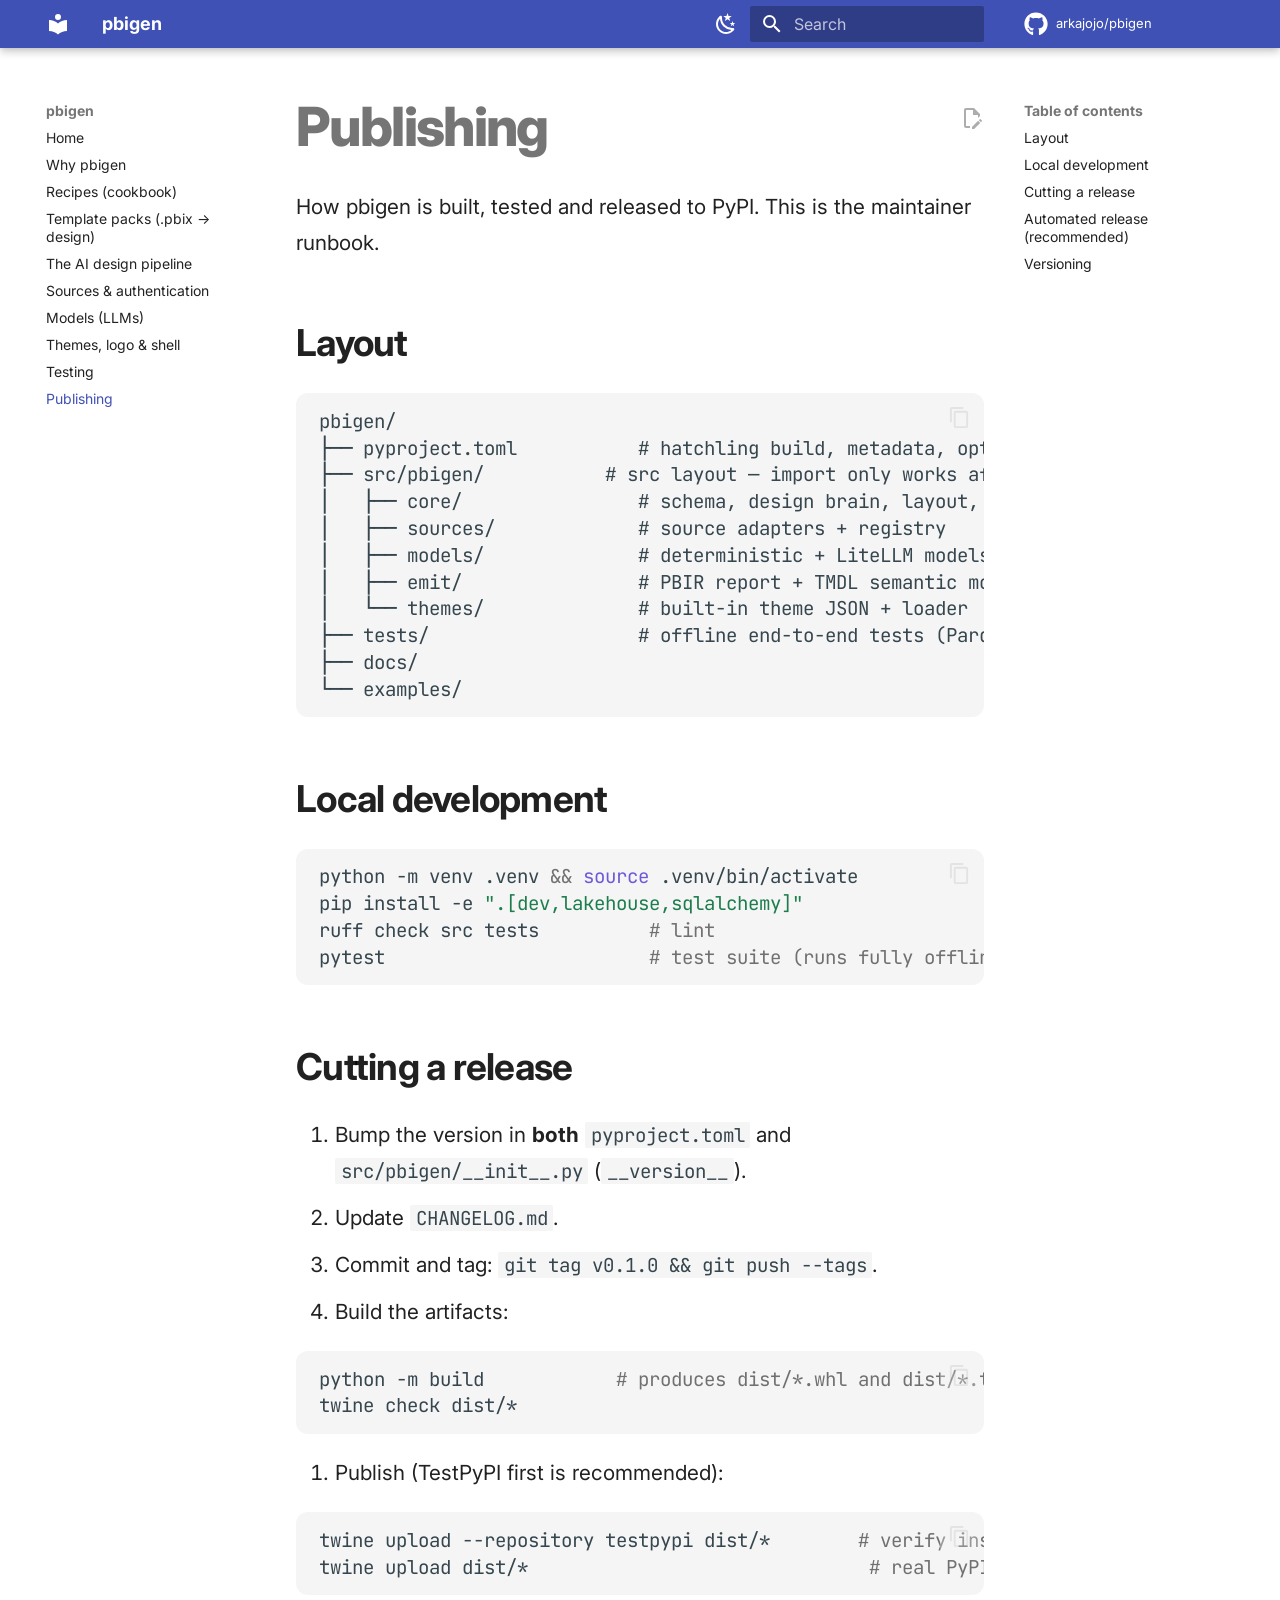
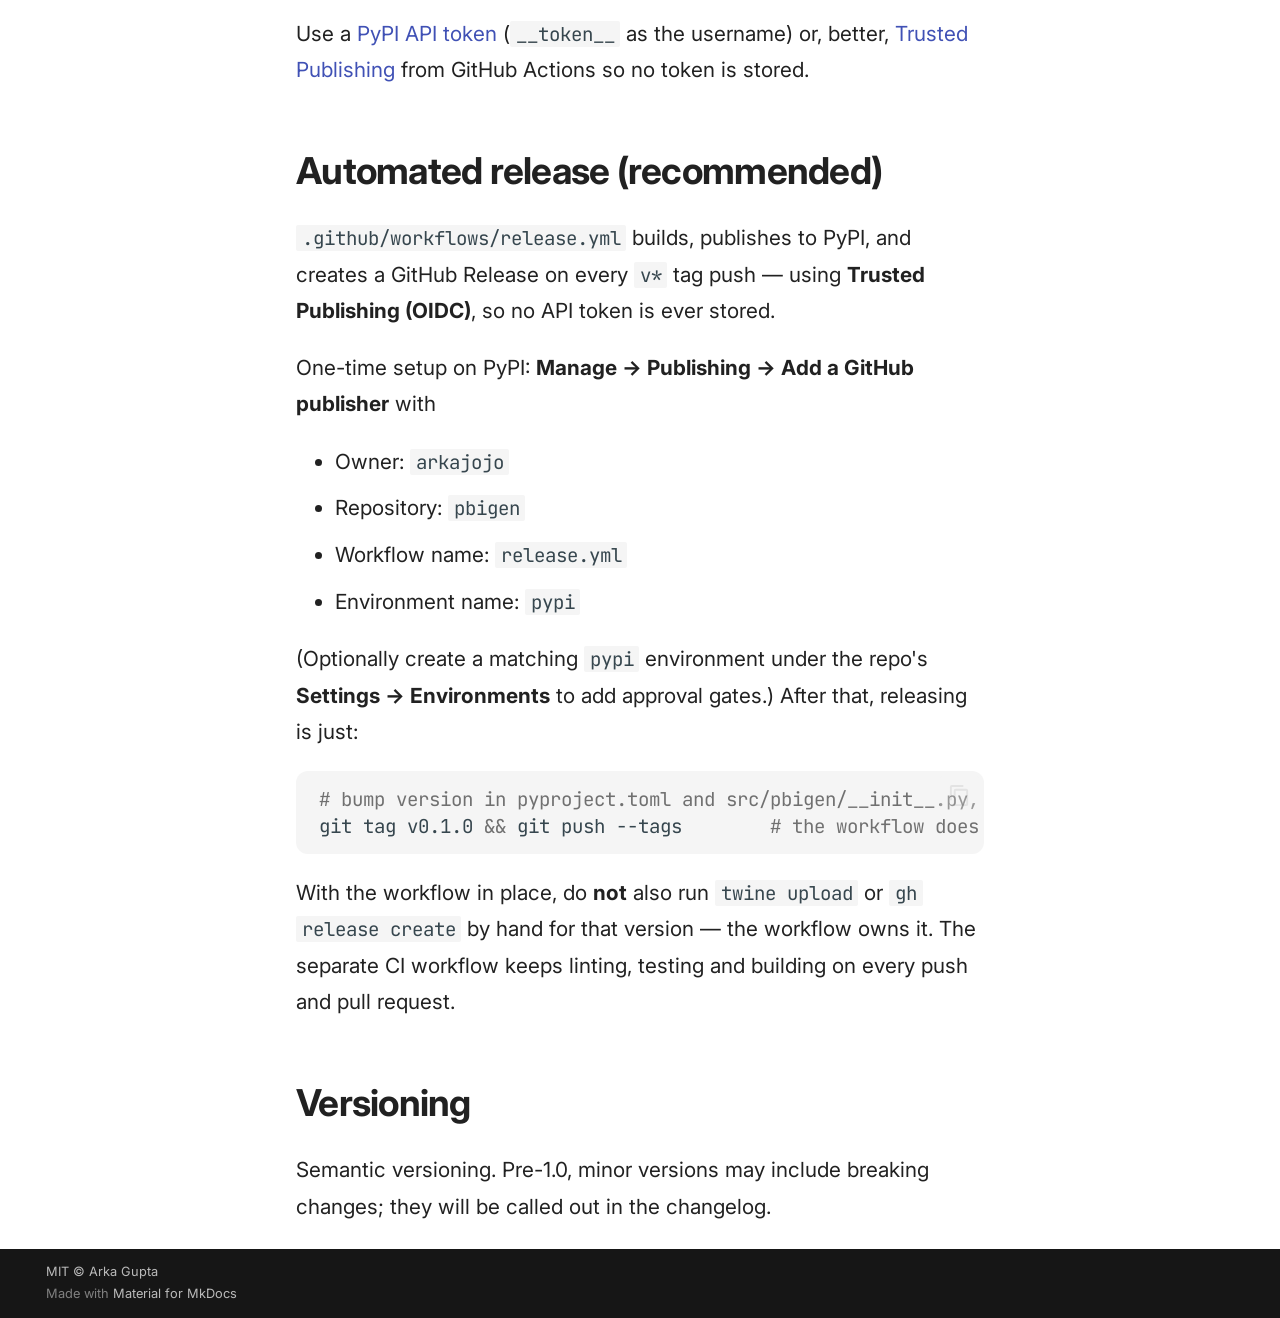
<file: publishing/index.html>
<!doctype html>
<html lang="en" class="no-js">
  <head>
    
      <meta charset="utf-8">
      <meta name="viewport" content="width=device-width,initial-scale=1">
      
        <meta name="description" content="Your report's design, your data's story — Power BI dashboards generated from any data source.">
      
      
      
        <link rel="canonical" href="https://arkajojo.github.io/pbigen/publishing/">
      
      
        <link rel="prev" href="../testing/">
      
      
      
        
      
      
      <link rel="icon" href="../assets/images/favicon.png">
      <meta name="generator" content="mkdocs-1.6.1, mkdocs-material-9.7.7">
    
    
      
        <title>Publishing - pbigen</title>
      
    
    
      <link rel="stylesheet" href="../assets/stylesheets/main.ec1eaa64.min.css">
      
        
        <link rel="stylesheet" href="../assets/stylesheets/palette.ab4e12ef.min.css">
      
      


    
    
      
    
    
      
        
        
        <link rel="preconnect" href="https://fonts.gstatic.com" crossorigin>
        <link rel="stylesheet" href="https://fonts.googleapis.com/css?family=Inter:300,300i,400,400i,700,700i%7CJetBrains+Mono:400,400i,700,700i&display=fallback">
        <style>:root{--md-text-font:"Inter";--md-code-font:"JetBrains Mono"}</style>
      
    
    
      <link rel="stylesheet" href="../stylesheets/extra.css">
    
    <script>__md_scope=new URL("..",location),__md_hash=e=>[...e].reduce(((e,_)=>(e<<5)-e+_.charCodeAt(0)),0),__md_get=(e,_=localStorage,t=__md_scope)=>JSON.parse(_.getItem(t.pathname+"."+e)),__md_set=(e,_,t=localStorage,a=__md_scope)=>{try{t.setItem(a.pathname+"."+e,JSON.stringify(_))}catch(e){}}</script>
    
      

    
    
  </head>
  
  
    
    
      
    
    
    
    
    <body dir="ltr" data-md-color-scheme="default" data-md-color-primary="indigo" data-md-color-accent="teal">
  
    
    <input class="md-toggle" data-md-toggle="drawer" type="checkbox" id="__drawer" autocomplete="off">
    <input class="md-toggle" data-md-toggle="search" type="checkbox" id="__search" autocomplete="off">
    <label class="md-overlay" for="__drawer"></label>
    <div data-md-component="skip">
      
        
        <a href="#publishing" class="md-skip">
          Skip to content
        </a>
      
    </div>
    <div data-md-component="announce">
      
    </div>
    
    
      

  

<header class="md-header md-header--shadow" data-md-component="header">
  <nav class="md-header__inner md-grid" aria-label="Header">
    <a href=".." title="pbigen" class="md-header__button md-logo" aria-label="pbigen" data-md-component="logo">
      
  
  <svg xmlns="http://www.w3.org/2000/svg" viewBox="0 0 24 24"><path d="M12 8a3 3 0 0 0 3-3 3 3 0 0 0-3-3 3 3 0 0 0-3 3 3 3 0 0 0 3 3m0 3.54C9.64 9.35 6.5 8 3 8v11c3.5 0 6.64 1.35 9 3.54 2.36-2.19 5.5-3.54 9-3.54V8c-3.5 0-6.64 1.35-9 3.54"/></svg>

    </a>
    <label class="md-header__button md-icon" for="__drawer">
      
      <svg xmlns="http://www.w3.org/2000/svg" viewBox="0 0 24 24"><path d="M3 6h18v2H3zm0 5h18v2H3zm0 5h18v2H3z"/></svg>
    </label>
    <div class="md-header__title" data-md-component="header-title">
      <div class="md-header__ellipsis">
        <div class="md-header__topic">
          <span class="md-ellipsis">
            pbigen
          </span>
        </div>
        <div class="md-header__topic" data-md-component="header-topic">
          <span class="md-ellipsis">
            
              Publishing
            
          </span>
        </div>
      </div>
    </div>
    
      
        <form class="md-header__option" data-md-component="palette">
  
    
    
    
    <input class="md-option" data-md-color-media="(prefers-color-scheme: light)" data-md-color-scheme="default" data-md-color-primary="indigo" data-md-color-accent="teal"  aria-label="Switch to dark mode"  type="radio" name="__palette" id="__palette_0">
    
      <label class="md-header__button md-icon" title="Switch to dark mode" for="__palette_1" hidden>
        <svg xmlns="http://www.w3.org/2000/svg" viewBox="0 0 24 24"><path d="m17.75 4.09-2.53 1.94.91 3.06-2.63-1.81-2.63 1.81.91-3.06-2.53-1.94L12.44 4l1.06-3 1.06 3zm3.5 6.91-1.64 1.25.59 1.98-1.7-1.17-1.7 1.17.59-1.98L15.75 11l2.06-.05L18.5 9l.69 1.95zm-2.28 4.95c.83-.08 1.72 1.1 1.19 1.85-.32.45-.66.87-1.08 1.27C15.17 23 8.84 23 4.94 19.07c-3.91-3.9-3.91-10.24 0-14.14.4-.4.82-.76 1.27-1.08.75-.53 1.93.36 1.85 1.19-.27 2.86.69 5.83 2.89 8.02a9.96 9.96 0 0 0 8.02 2.89m-1.64 2.02a12.08 12.08 0 0 1-7.8-3.47c-2.17-2.19-3.33-5-3.49-7.82-2.81 3.14-2.7 7.96.31 10.98 3.02 3.01 7.84 3.12 10.98.31"/></svg>
      </label>
    
  
    
    
    
    <input class="md-option" data-md-color-media="(prefers-color-scheme: dark)" data-md-color-scheme="slate" data-md-color-primary="indigo" data-md-color-accent="teal"  aria-label="Switch to light mode"  type="radio" name="__palette" id="__palette_1">
    
      <label class="md-header__button md-icon" title="Switch to light mode" for="__palette_0" hidden>
        <svg xmlns="http://www.w3.org/2000/svg" viewBox="0 0 24 24"><path d="M12 7a5 5 0 0 1 5 5 5 5 0 0 1-5 5 5 5 0 0 1-5-5 5 5 0 0 1 5-5m0 2a3 3 0 0 0-3 3 3 3 0 0 0 3 3 3 3 0 0 0 3-3 3 3 0 0 0-3-3m0-7 2.39 3.42C13.65 5.15 12.84 5 12 5s-1.65.15-2.39.42zM3.34 7l4.16-.35A7.2 7.2 0 0 0 5.94 8.5c-.44.74-.69 1.5-.83 2.29zm.02 10 1.76-3.77a7.131 7.131 0 0 0 2.38 4.14zM20.65 7l-1.77 3.79a7.02 7.02 0 0 0-2.38-4.15zm-.01 10-4.14.36c.59-.51 1.12-1.14 1.54-1.86.42-.73.69-1.5.83-2.29zM12 22l-2.41-3.44c.74.27 1.55.44 2.41.44.82 0 1.63-.17 2.37-.44z"/></svg>
      </label>
    
  
</form>
      
    
    
      <script>var palette=__md_get("__palette");if(palette&&palette.color){if("(prefers-color-scheme)"===palette.color.media){var media=matchMedia("(prefers-color-scheme: light)"),input=document.querySelector(media.matches?"[data-md-color-media='(prefers-color-scheme: light)']":"[data-md-color-media='(prefers-color-scheme: dark)']");palette.color.media=input.getAttribute("data-md-color-media"),palette.color.scheme=input.getAttribute("data-md-color-scheme"),palette.color.primary=input.getAttribute("data-md-color-primary"),palette.color.accent=input.getAttribute("data-md-color-accent")}for(var[key,value]of Object.entries(palette.color))document.body.setAttribute("data-md-color-"+key,value)}</script>
    
    
    
      
      
        <label class="md-header__button md-icon" for="__search">
          
          <svg xmlns="http://www.w3.org/2000/svg" viewBox="0 0 24 24"><path d="M9.5 3A6.5 6.5 0 0 1 16 9.5c0 1.61-.59 3.09-1.56 4.23l.27.27h.79l5 5-1.5 1.5-5-5v-.79l-.27-.27A6.52 6.52 0 0 1 9.5 16 6.5 6.5 0 0 1 3 9.5 6.5 6.5 0 0 1 9.5 3m0 2C7 5 5 7 5 9.5S7 14 9.5 14 14 12 14 9.5 12 5 9.5 5"/></svg>
        </label>
        <div class="md-search" data-md-component="search" role="dialog">
  <label class="md-search__overlay" for="__search"></label>
  <div class="md-search__inner" role="search">
    <form class="md-search__form" name="search">
      <input type="text" class="md-search__input" name="query" aria-label="Search" placeholder="Search" autocapitalize="off" autocorrect="off" autocomplete="off" spellcheck="false" data-md-component="search-query" required>
      <label class="md-search__icon md-icon" for="__search">
        
        <svg xmlns="http://www.w3.org/2000/svg" viewBox="0 0 24 24"><path d="M9.5 3A6.5 6.5 0 0 1 16 9.5c0 1.61-.59 3.09-1.56 4.23l.27.27h.79l5 5-1.5 1.5-5-5v-.79l-.27-.27A6.52 6.52 0 0 1 9.5 16 6.5 6.5 0 0 1 3 9.5 6.5 6.5 0 0 1 9.5 3m0 2C7 5 5 7 5 9.5S7 14 9.5 14 14 12 14 9.5 12 5 9.5 5"/></svg>
        
        <svg xmlns="http://www.w3.org/2000/svg" viewBox="0 0 24 24"><path d="M20 11v2H8l5.5 5.5-1.42 1.42L4.16 12l7.92-7.92L13.5 5.5 8 11z"/></svg>
      </label>
      <nav class="md-search__options" aria-label="Search">
        
        <button type="reset" class="md-search__icon md-icon" title="Clear" aria-label="Clear" tabindex="-1">
          
          <svg xmlns="http://www.w3.org/2000/svg" viewBox="0 0 24 24"><path d="M19 6.41 17.59 5 12 10.59 6.41 5 5 6.41 10.59 12 5 17.59 6.41 19 12 13.41 17.59 19 19 17.59 13.41 12z"/></svg>
        </button>
      </nav>
      
        <div class="md-search__suggest" data-md-component="search-suggest"></div>
      
    </form>
    <div class="md-search__output">
      <div class="md-search__scrollwrap" tabindex="0" data-md-scrollfix>
        <div class="md-search-result" data-md-component="search-result">
          <div class="md-search-result__meta">
            Initializing search
          </div>
          <ol class="md-search-result__list" role="presentation"></ol>
        </div>
      </div>
    </div>
  </div>
</div>
      
    
    
      <div class="md-header__source">
        <a href="https://github.com/arkajojo/pbigen" title="Go to repository" class="md-source" data-md-component="source">
  <div class="md-source__icon md-icon">
    
    <svg xmlns="http://www.w3.org/2000/svg" viewBox="0 0 512 512"><!--! Font Awesome Free 7.1.0 by @fontawesome - https://fontawesome.com License - https://fontawesome.com/license/free (Icons: CC BY 4.0, Fonts: SIL OFL 1.1, Code: MIT License) Copyright 2025 Fonticons, Inc.--><path d="M173.9 397.4c0 2-2.3 3.6-5.2 3.6-3.3.3-5.6-1.3-5.6-3.6 0-2 2.3-3.6 5.2-3.6 3-.3 5.6 1.3 5.6 3.6m-31.1-4.5c-.7 2 1.3 4.3 4.3 4.9 2.6 1 5.6 0 6.2-2s-1.3-4.3-4.3-5.2c-2.6-.7-5.5.3-6.2 2.3m44.2-1.7c-2.9.7-4.9 2.6-4.6 4.9.3 2 2.9 3.3 5.9 2.6 2.9-.7 4.9-2.6 4.6-4.6-.3-1.9-3-3.2-5.9-2.9M252.8 8C114.1 8 8 113.3 8 252c0 110.9 69.8 205.8 169.5 239.2 12.8 2.3 17.3-5.6 17.3-12.1 0-6.2-.3-40.4-.3-61.4 0 0-70 15-84.7-29.8 0 0-11.4-29.1-27.8-36.6 0 0-22.9-15.7 1.6-15.4 0 0 24.9 2 38.6 25.8 21.9 38.6 58.6 27.5 72.9 20.9 2.3-16 8.8-27.1 16-33.7-55.9-6.2-112.3-14.3-112.3-110.5 0-27.5 7.6-41.3 23.6-58.9-2.6-6.5-11.1-33.3 2.6-67.9 20.9-6.5 69 27 69 27 20-5.6 41.5-8.5 62.8-8.5s42.8 2.9 62.8 8.5c0 0 48.1-33.6 69-27 13.7 34.7 5.2 61.4 2.6 67.9 16 17.7 25.8 31.5 25.8 58.9 0 96.5-58.9 104.2-114.8 110.5 9.2 7.9 17 22.9 17 46.4 0 33.7-.3 75.4-.3 83.6 0 6.5 4.6 14.4 17.3 12.1C436.2 457.8 504 362.9 504 252 504 113.3 391.5 8 252.8 8M105.2 352.9c-1.3 1-1 3.3.7 5.2 1.6 1.6 3.9 2.3 5.2 1 1.3-1 1-3.3-.7-5.2-1.6-1.6-3.9-2.3-5.2-1m-10.8-8.1c-.7 1.3.3 2.9 2.3 3.9 1.6 1 3.6.7 4.3-.7.7-1.3-.3-2.9-2.3-3.9-2-.6-3.6-.3-4.3.7m32.4 35.6c-1.6 1.3-1 4.3 1.3 6.2 2.3 2.3 5.2 2.6 6.5 1 1.3-1.3.7-4.3-1.3-6.2-2.2-2.3-5.2-2.6-6.5-1m-11.4-14.7c-1.6 1-1.6 3.6 0 5.9s4.3 3.3 5.6 2.3c1.6-1.3 1.6-3.9 0-6.2-1.4-2.3-4-3.3-5.6-2"/></svg>
  </div>
  <div class="md-source__repository">
    arkajojo/pbigen
  </div>
</a>
      </div>
    
  </nav>
  
</header>
    
    <div class="md-container" data-md-component="container">
      
      
        
          
        
      
      <main class="md-main" data-md-component="main">
        <div class="md-main__inner md-grid">
          
            
              
              <div class="md-sidebar md-sidebar--primary" data-md-component="sidebar" data-md-type="navigation" >
                <div class="md-sidebar__scrollwrap">
                  <div class="md-sidebar__inner">
                    



<nav class="md-nav md-nav--primary" aria-label="Navigation" data-md-level="0">
  <label class="md-nav__title" for="__drawer">
    <a href=".." title="pbigen" class="md-nav__button md-logo" aria-label="pbigen" data-md-component="logo">
      
  
  <svg xmlns="http://www.w3.org/2000/svg" viewBox="0 0 24 24"><path d="M12 8a3 3 0 0 0 3-3 3 3 0 0 0-3-3 3 3 0 0 0-3 3 3 3 0 0 0 3 3m0 3.54C9.64 9.35 6.5 8 3 8v11c3.5 0 6.64 1.35 9 3.54 2.36-2.19 5.5-3.54 9-3.54V8c-3.5 0-6.64 1.35-9 3.54"/></svg>

    </a>
    pbigen
  </label>
  
    <div class="md-nav__source">
      <a href="https://github.com/arkajojo/pbigen" title="Go to repository" class="md-source" data-md-component="source">
  <div class="md-source__icon md-icon">
    
    <svg xmlns="http://www.w3.org/2000/svg" viewBox="0 0 512 512"><!--! Font Awesome Free 7.1.0 by @fontawesome - https://fontawesome.com License - https://fontawesome.com/license/free (Icons: CC BY 4.0, Fonts: SIL OFL 1.1, Code: MIT License) Copyright 2025 Fonticons, Inc.--><path d="M173.9 397.4c0 2-2.3 3.6-5.2 3.6-3.3.3-5.6-1.3-5.6-3.6 0-2 2.3-3.6 5.2-3.6 3-.3 5.6 1.3 5.6 3.6m-31.1-4.5c-.7 2 1.3 4.3 4.3 4.9 2.6 1 5.6 0 6.2-2s-1.3-4.3-4.3-5.2c-2.6-.7-5.5.3-6.2 2.3m44.2-1.7c-2.9.7-4.9 2.6-4.6 4.9.3 2 2.9 3.3 5.9 2.6 2.9-.7 4.9-2.6 4.6-4.6-.3-1.9-3-3.2-5.9-2.9M252.8 8C114.1 8 8 113.3 8 252c0 110.9 69.8 205.8 169.5 239.2 12.8 2.3 17.3-5.6 17.3-12.1 0-6.2-.3-40.4-.3-61.4 0 0-70 15-84.7-29.8 0 0-11.4-29.1-27.8-36.6 0 0-22.9-15.7 1.6-15.4 0 0 24.9 2 38.6 25.8 21.9 38.6 58.6 27.5 72.9 20.9 2.3-16 8.8-27.1 16-33.7-55.9-6.2-112.3-14.3-112.3-110.5 0-27.5 7.6-41.3 23.6-58.9-2.6-6.5-11.1-33.3 2.6-67.9 20.9-6.5 69 27 69 27 20-5.6 41.5-8.5 62.8-8.5s42.8 2.9 62.8 8.5c0 0 48.1-33.6 69-27 13.7 34.7 5.2 61.4 2.6 67.9 16 17.7 25.8 31.5 25.8 58.9 0 96.5-58.9 104.2-114.8 110.5 9.2 7.9 17 22.9 17 46.4 0 33.7-.3 75.4-.3 83.6 0 6.5 4.6 14.4 17.3 12.1C436.2 457.8 504 362.9 504 252 504 113.3 391.5 8 252.8 8M105.2 352.9c-1.3 1-1 3.3.7 5.2 1.6 1.6 3.9 2.3 5.2 1 1.3-1 1-3.3-.7-5.2-1.6-1.6-3.9-2.3-5.2-1m-10.8-8.1c-.7 1.3.3 2.9 2.3 3.9 1.6 1 3.6.7 4.3-.7.7-1.3-.3-2.9-2.3-3.9-2-.6-3.6-.3-4.3.7m32.4 35.6c-1.6 1.3-1 4.3 1.3 6.2 2.3 2.3 5.2 2.6 6.5 1 1.3-1.3.7-4.3-1.3-6.2-2.2-2.3-5.2-2.6-6.5-1m-11.4-14.7c-1.6 1-1.6 3.6 0 5.9s4.3 3.3 5.6 2.3c1.6-1.3 1.6-3.9 0-6.2-1.4-2.3-4-3.3-5.6-2"/></svg>
  </div>
  <div class="md-source__repository">
    arkajojo/pbigen
  </div>
</a>
    </div>
  
  <ul class="md-nav__list" data-md-scrollfix>
    
      
      
  
  
  
  
    <li class="md-nav__item">
      <a href=".." class="md-nav__link">
        
  
  
  <span class="md-ellipsis">
    
  
    Home
  

    
  </span>
  
  

      </a>
    </li>
  

    
      
      
  
  
  
  
    <li class="md-nav__item">
      <a href="../why/" class="md-nav__link">
        
  
  
  <span class="md-ellipsis">
    
  
    Why pbigen
  

    
  </span>
  
  

      </a>
    </li>
  

    
      
      
  
  
  
  
    <li class="md-nav__item">
      <a href="../recipes/" class="md-nav__link">
        
  
  
  <span class="md-ellipsis">
    
  
    Recipes (cookbook)
  

    
  </span>
  
  

      </a>
    </li>
  

    
      
      
  
  
  
  
    <li class="md-nav__item">
      <a href="../templates/" class="md-nav__link">
        
  
  
  <span class="md-ellipsis">
    
  
    Template packs (.pbix → design)
  

    
  </span>
  
  

      </a>
    </li>
  

    
      
      
  
  
  
  
    <li class="md-nav__item">
      <a href="../deterministic-vs-llm/" class="md-nav__link">
        
  
  
  <span class="md-ellipsis">
    
  
    The AI design pipeline
  

    
  </span>
  
  

      </a>
    </li>
  

    
      
      
  
  
  
  
    <li class="md-nav__item">
      <a href="../sources/" class="md-nav__link">
        
  
  
  <span class="md-ellipsis">
    
  
    Sources & authentication
  

    
  </span>
  
  

      </a>
    </li>
  

    
      
      
  
  
  
  
    <li class="md-nav__item">
      <a href="../models/" class="md-nav__link">
        
  
  
  <span class="md-ellipsis">
    
  
    Models (LLMs)
  

    
  </span>
  
  

      </a>
    </li>
  

    
      
      
  
  
  
  
    <li class="md-nav__item">
      <a href="../themes/" class="md-nav__link">
        
  
  
  <span class="md-ellipsis">
    
  
    Themes, logo & shell
  

    
  </span>
  
  

      </a>
    </li>
  

    
      
      
  
  
  
  
    <li class="md-nav__item">
      <a href="../testing/" class="md-nav__link">
        
  
  
  <span class="md-ellipsis">
    
  
    Testing
  

    
  </span>
  
  

      </a>
    </li>
  

    
      
      
  
  
    
  
  
  
    <li class="md-nav__item md-nav__item--active">
      
      <input class="md-nav__toggle md-toggle" type="checkbox" id="__toc">
      
      
        
      
      
        <label class="md-nav__link md-nav__link--active" for="__toc">
          
  
  
  <span class="md-ellipsis">
    
  
    Publishing
  

    
  </span>
  
  

          <span class="md-nav__icon md-icon"></span>
        </label>
      
      <a href="./" class="md-nav__link md-nav__link--active">
        
  
  
  <span class="md-ellipsis">
    
  
    Publishing
  

    
  </span>
  
  

      </a>
      
        

<nav class="md-nav md-nav--secondary" aria-label="Table of contents">
  
  
  
    
  
  
    <label class="md-nav__title" for="__toc">
      <span class="md-nav__icon md-icon"></span>
      Table of contents
    </label>
    <ul class="md-nav__list" data-md-component="toc" data-md-scrollfix>
      
        <li class="md-nav__item">
  <a href="#layout" class="md-nav__link">
    <span class="md-ellipsis">
      
        Layout
      
    </span>
  </a>
  
</li>
      
        <li class="md-nav__item">
  <a href="#local-development" class="md-nav__link">
    <span class="md-ellipsis">
      
        Local development
      
    </span>
  </a>
  
</li>
      
        <li class="md-nav__item">
  <a href="#cutting-a-release" class="md-nav__link">
    <span class="md-ellipsis">
      
        Cutting a release
      
    </span>
  </a>
  
</li>
      
        <li class="md-nav__item">
  <a href="#automated-release-recommended" class="md-nav__link">
    <span class="md-ellipsis">
      
        Automated release (recommended)
      
    </span>
  </a>
  
</li>
      
        <li class="md-nav__item">
  <a href="#versioning" class="md-nav__link">
    <span class="md-ellipsis">
      
        Versioning
      
    </span>
  </a>
  
</li>
      
    </ul>
  
</nav>
      
    </li>
  

    
  </ul>
</nav>
                  </div>
                </div>
              </div>
            
            
              
              <div class="md-sidebar md-sidebar--secondary" data-md-component="sidebar" data-md-type="toc" >
                <div class="md-sidebar__scrollwrap">
                  <div class="md-sidebar__inner">
                    

<nav class="md-nav md-nav--secondary" aria-label="Table of contents">
  
  
  
    
  
  
    <label class="md-nav__title" for="__toc">
      <span class="md-nav__icon md-icon"></span>
      Table of contents
    </label>
    <ul class="md-nav__list" data-md-component="toc" data-md-scrollfix>
      
        <li class="md-nav__item">
  <a href="#layout" class="md-nav__link">
    <span class="md-ellipsis">
      
        Layout
      
    </span>
  </a>
  
</li>
      
        <li class="md-nav__item">
  <a href="#local-development" class="md-nav__link">
    <span class="md-ellipsis">
      
        Local development
      
    </span>
  </a>
  
</li>
      
        <li class="md-nav__item">
  <a href="#cutting-a-release" class="md-nav__link">
    <span class="md-ellipsis">
      
        Cutting a release
      
    </span>
  </a>
  
</li>
      
        <li class="md-nav__item">
  <a href="#automated-release-recommended" class="md-nav__link">
    <span class="md-ellipsis">
      
        Automated release (recommended)
      
    </span>
  </a>
  
</li>
      
        <li class="md-nav__item">
  <a href="#versioning" class="md-nav__link">
    <span class="md-ellipsis">
      
        Versioning
      
    </span>
  </a>
  
</li>
      
    </ul>
  
</nav>
                  </div>
                </div>
              </div>
            
          
          
            <div class="md-content" data-md-component="content">
              
              <article class="md-content__inner md-typeset">
                
                  


  
    <a href="https://github.com/arkajojo/pbigen/edit/main/docs/publishing.md" title="Edit this page" class="md-content__button md-icon" rel="edit">
      
      <svg xmlns="http://www.w3.org/2000/svg" viewBox="0 0 24 24"><path d="M10 20H6V4h7v5h5v3.1l2-2V8l-6-6H6c-1.1 0-2 .9-2 2v16c0 1.1.9 2 2 2h4zm10.2-7c.1 0 .3.1.4.2l1.3 1.3c.2.2.2.6 0 .8l-1 1-2.1-2.1 1-1c.1-.1.2-.2.4-.2m0 3.9L14.1 23H12v-2.1l6.1-6.1z"/></svg>
    </a>
  
  


<h1 id="publishing">Publishing<a class="headerlink" href="#publishing" title="Permanent link">&para;</a></h1>
<p>How pbigen is built, tested and released to PyPI. This is the maintainer runbook.</p>
<h2 id="layout">Layout<a class="headerlink" href="#layout" title="Permanent link">&para;</a></h2>
<div class="highlight"><pre><span></span><code><a id="__codelineno-0-1" name="__codelineno-0-1" href="#__codelineno-0-1"></a>pbigen/
<a id="__codelineno-0-2" name="__codelineno-0-2" href="#__codelineno-0-2"></a>├── pyproject.toml           # hatchling build, metadata, optional-dependency extras
<a id="__codelineno-0-3" name="__codelineno-0-3" href="#__codelineno-0-3"></a>├── src/pbigen/           # src layout — import only works after install
<a id="__codelineno-0-4" name="__codelineno-0-4" href="#__codelineno-0-4"></a>│   ├── core/                # schema, design brain, layout, generator (no drivers)
<a id="__codelineno-0-5" name="__codelineno-0-5" href="#__codelineno-0-5"></a>│   ├── sources/             # source adapters + registry
<a id="__codelineno-0-6" name="__codelineno-0-6" href="#__codelineno-0-6"></a>│   ├── models/              # deterministic + LiteLLM models + registry
<a id="__codelineno-0-7" name="__codelineno-0-7" href="#__codelineno-0-7"></a>│   ├── emit/                # PBIR report + TMDL semantic model writers
<a id="__codelineno-0-8" name="__codelineno-0-8" href="#__codelineno-0-8"></a>│   └── themes/              # built-in theme JSON + loader
<a id="__codelineno-0-9" name="__codelineno-0-9" href="#__codelineno-0-9"></a>├── tests/                   # offline end-to-end tests (Parquet + SQLite)
<a id="__codelineno-0-10" name="__codelineno-0-10" href="#__codelineno-0-10"></a>├── docs/
<a id="__codelineno-0-11" name="__codelineno-0-11" href="#__codelineno-0-11"></a>└── examples/
</code></pre></div>
<h2 id="local-development">Local development<a class="headerlink" href="#local-development" title="Permanent link">&para;</a></h2>
<div class="highlight"><pre><span></span><code><a id="__codelineno-1-1" name="__codelineno-1-1" href="#__codelineno-1-1"></a>python<span class="w"> </span>-m<span class="w"> </span>venv<span class="w"> </span>.venv<span class="w"> </span><span class="o">&amp;&amp;</span><span class="w"> </span><span class="nb">source</span><span class="w"> </span>.venv/bin/activate
<a id="__codelineno-1-2" name="__codelineno-1-2" href="#__codelineno-1-2"></a>pip<span class="w"> </span>install<span class="w"> </span>-e<span class="w"> </span><span class="s2">".[dev,lakehouse,sqlalchemy]"</span>
<a id="__codelineno-1-3" name="__codelineno-1-3" href="#__codelineno-1-3"></a>ruff<span class="w"> </span>check<span class="w"> </span>src<span class="w"> </span>tests<span class="w">          </span><span class="c1"># lint</span>
<a id="__codelineno-1-4" name="__codelineno-1-4" href="#__codelineno-1-4"></a>pytest<span class="w">                        </span><span class="c1"># test suite (runs fully offline)</span>
</code></pre></div>
<h2 id="cutting-a-release">Cutting a release<a class="headerlink" href="#cutting-a-release" title="Permanent link">&para;</a></h2>
<ol>
<li>Bump the version in <strong>both</strong> <code>pyproject.toml</code> and <code>src/pbigen/__init__.py</code> (<code>__version__</code>).</li>
<li>Update <code>CHANGELOG.md</code>.</li>
<li>Commit and tag: <code>git tag v0.1.0 &amp;&amp; git push --tags</code>.</li>
<li>Build the artifacts:</li>
</ol>
<div class="highlight"><pre><span></span><code><a id="__codelineno-2-1" name="__codelineno-2-1" href="#__codelineno-2-1"></a>python<span class="w"> </span>-m<span class="w"> </span>build<span class="w">            </span><span class="c1"># produces dist/*.whl and dist/*.tar.gz</span>
<a id="__codelineno-2-2" name="__codelineno-2-2" href="#__codelineno-2-2"></a>twine<span class="w"> </span>check<span class="w"> </span>dist/*
</code></pre></div>
<ol>
<li>Publish (TestPyPI first is recommended):</li>
</ol>
<div class="highlight"><pre><span></span><code><a id="__codelineno-3-1" name="__codelineno-3-1" href="#__codelineno-3-1"></a>twine<span class="w"> </span>upload<span class="w"> </span>--repository<span class="w"> </span>testpypi<span class="w"> </span>dist/*<span class="w">        </span><span class="c1"># verify install from TestPyPI</span>
<a id="__codelineno-3-2" name="__codelineno-3-2" href="#__codelineno-3-2"></a>twine<span class="w"> </span>upload<span class="w"> </span>dist/*<span class="w">                               </span><span class="c1"># real PyPI</span>
</code></pre></div>
<p>Use a <a href="https://pypi.org/help/#apitoken">PyPI API token</a> (<code>__token__</code> as the username) or, better,
<a href="https://docs.pypi.org/trusted-publishers/">Trusted Publishing</a> from GitHub Actions so no token is
stored.</p>
<h2 id="automated-release-recommended">Automated release (recommended)<a class="headerlink" href="#automated-release-recommended" title="Permanent link">&para;</a></h2>
<p><code>.github/workflows/release.yml</code> builds, publishes to PyPI, and creates a GitHub Release on every
<code>v*</code> tag push — using <strong>Trusted Publishing (OIDC)</strong>, so no API token is ever stored.</p>
<p>One-time setup on PyPI: <strong>Manage → Publishing → Add a GitHub publisher</strong> with</p>
<ul>
<li>Owner: <code>arkajojo</code></li>
<li>Repository: <code>pbigen</code></li>
<li>Workflow name: <code>release.yml</code></li>
<li>Environment name: <code>pypi</code></li>
</ul>
<p>(Optionally create a matching <code>pypi</code> environment under the repo's <strong>Settings → Environments</strong> to add
approval gates.) After that, releasing is just:</p>
<div class="highlight"><pre><span></span><code><a id="__codelineno-4-1" name="__codelineno-4-1" href="#__codelineno-4-1"></a><span class="c1"># bump version in pyproject.toml and src/pbigen/__init__.py, update CHANGELOG.md, commit</span>
<a id="__codelineno-4-2" name="__codelineno-4-2" href="#__codelineno-4-2"></a>git<span class="w"> </span>tag<span class="w"> </span>v0.1.0<span class="w"> </span><span class="o">&amp;&amp;</span><span class="w"> </span>git<span class="w"> </span>push<span class="w"> </span>--tags<span class="w">        </span><span class="c1"># the workflow does build + publish + GitHub Release</span>
</code></pre></div>
<p>With the workflow in place, do <strong>not</strong> also run <code>twine upload</code> or <code>gh release create</code> by hand for
that version — the workflow owns it. The separate CI workflow keeps linting, testing and building on
every push and pull request.</p>
<h2 id="versioning">Versioning<a class="headerlink" href="#versioning" title="Permanent link">&para;</a></h2>
<p>Semantic versioning. Pre-1.0, minor versions may include breaking changes; they will be called out
in the changelog.</p>












                
              </article>
            </div>
          
          
<script>var target=document.getElementById(location.hash.slice(1));target&&target.name&&(target.checked=target.name.startsWith("__tabbed_"))</script>
        </div>
        
          <button type="button" class="md-top md-icon" data-md-component="top" hidden>
  
  <svg xmlns="http://www.w3.org/2000/svg" viewBox="0 0 24 24"><path d="M13 20h-2V8l-5.5 5.5-1.42-1.42L12 4.16l7.92 7.92-1.42 1.42L13 8z"/></svg>
  Back to top
</button>
        
      </main>
      
        <footer class="md-footer">
  
  <div class="md-footer-meta md-typeset">
    <div class="md-footer-meta__inner md-grid">
      <div class="md-copyright">
  
    <div class="md-copyright__highlight">
      MIT © Arka Gupta
    </div>
  
  
    Made with
    <a href="https://squidfunk.github.io/mkdocs-material/" target="_blank" rel="noopener">
      Material for MkDocs
    </a>
  
</div>
      
    </div>
  </div>
</footer>
      
    </div>
    <div class="md-dialog" data-md-component="dialog">
      <div class="md-dialog__inner md-typeset"></div>
    </div>
    
    
    
      
      
      <script id="__config" type="application/json">{"annotate": null, "base": "..", "features": ["navigation.top", "navigation.sections", "navigation.tracking", "content.code.copy", "content.action.edit", "search.suggest", "search.highlight"], "search": "../assets/javascripts/workers/search.2c215733.min.js", "tags": null, "translations": {"clipboard.copied": "Copied to clipboard", "clipboard.copy": "Copy to clipboard", "search.result.more.one": "1 more on this page", "search.result.more.other": "# more on this page", "search.result.none": "No matching documents", "search.result.one": "1 matching document", "search.result.other": "# matching documents", "search.result.placeholder": "Type to start searching", "search.result.term.missing": "Missing", "select.version": "Select version"}, "version": null}</script>
    
    
      <script src="../assets/javascripts/bundle.d7400e89.min.js"></script>
      
    
  </body>
</html>
</file>
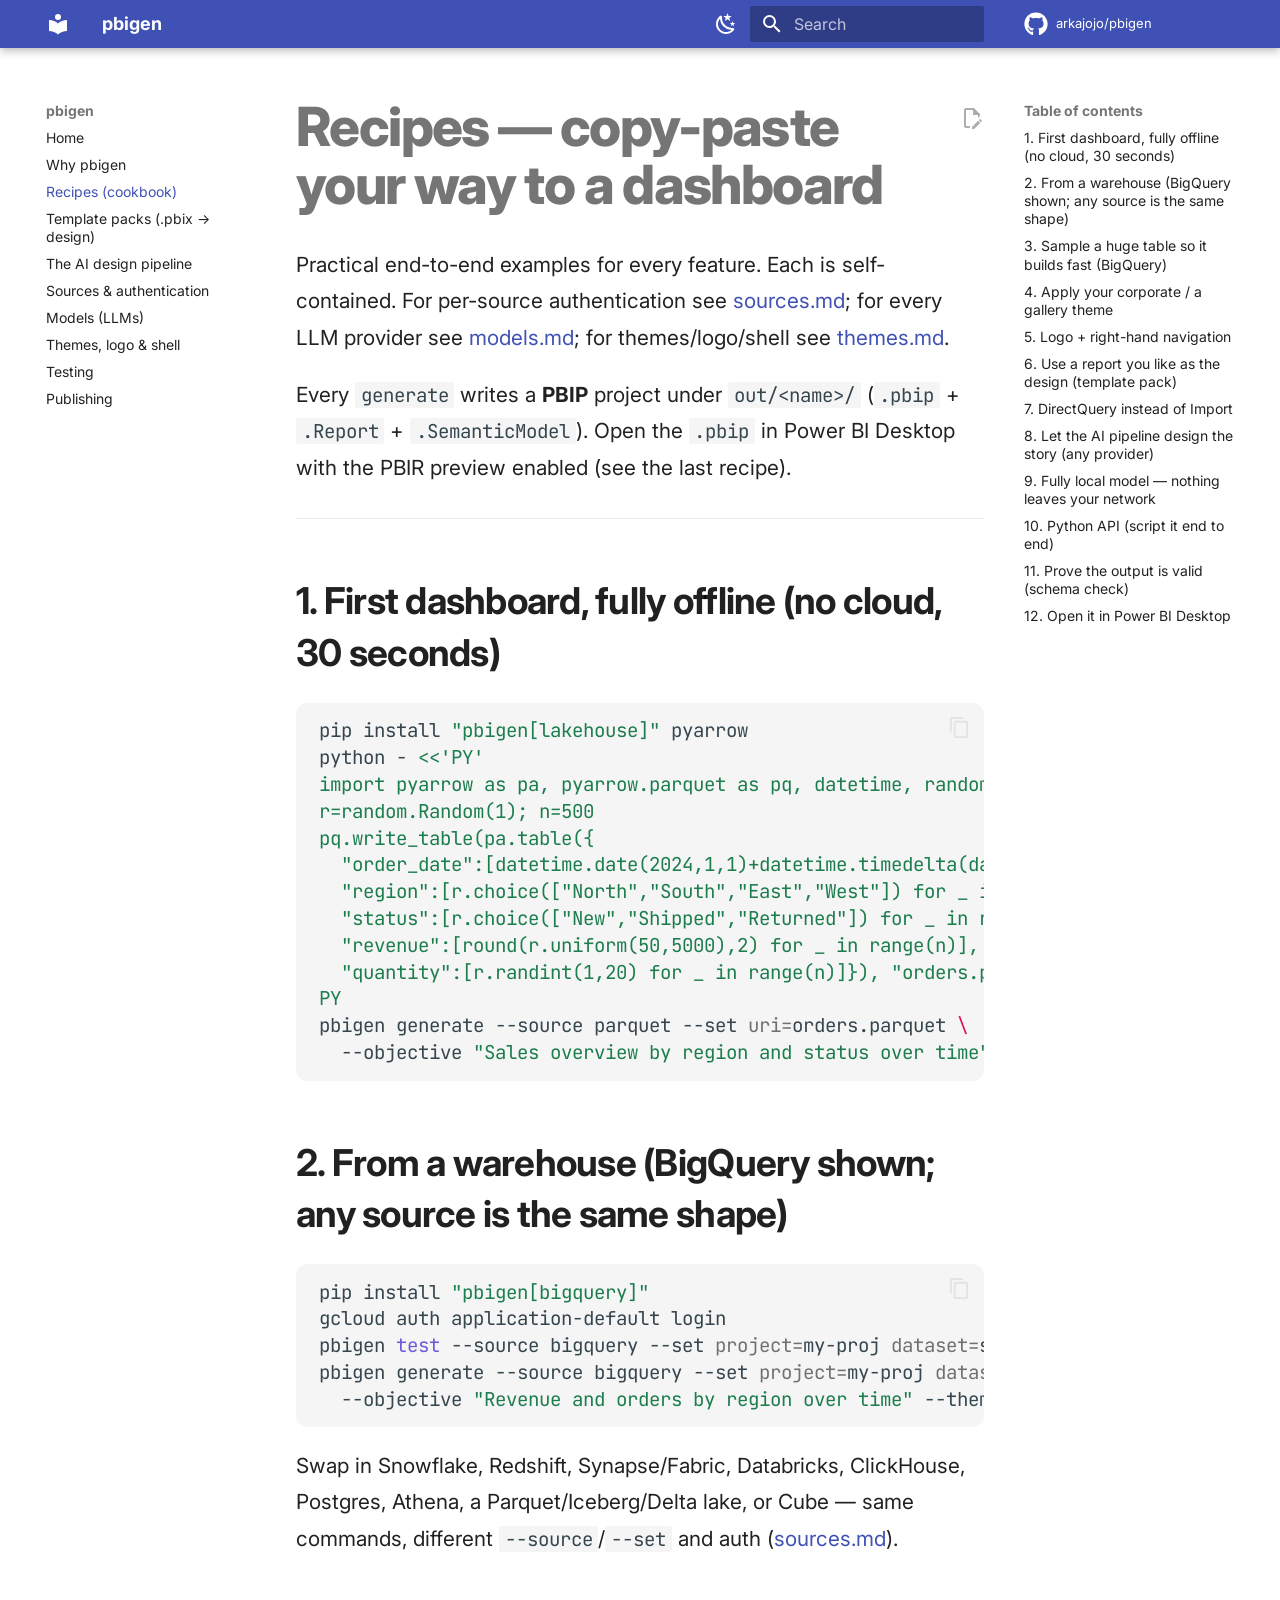
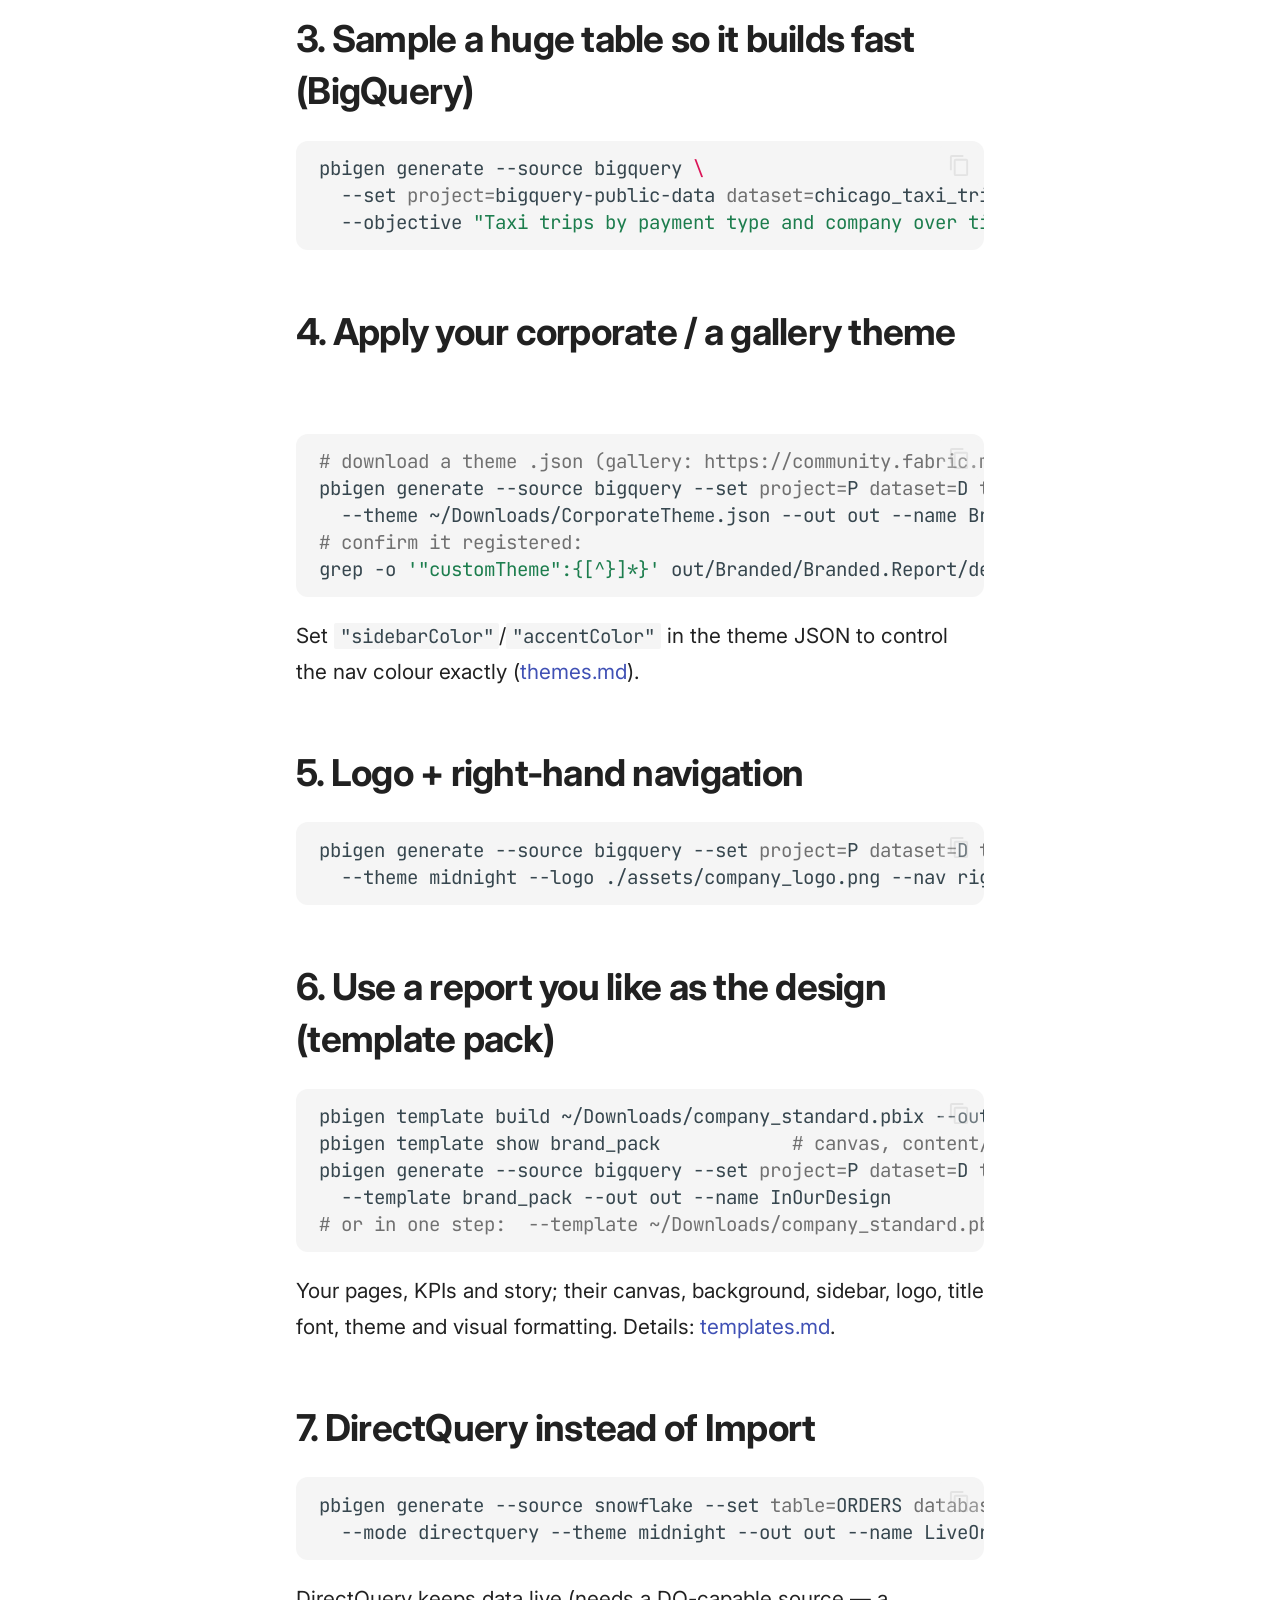
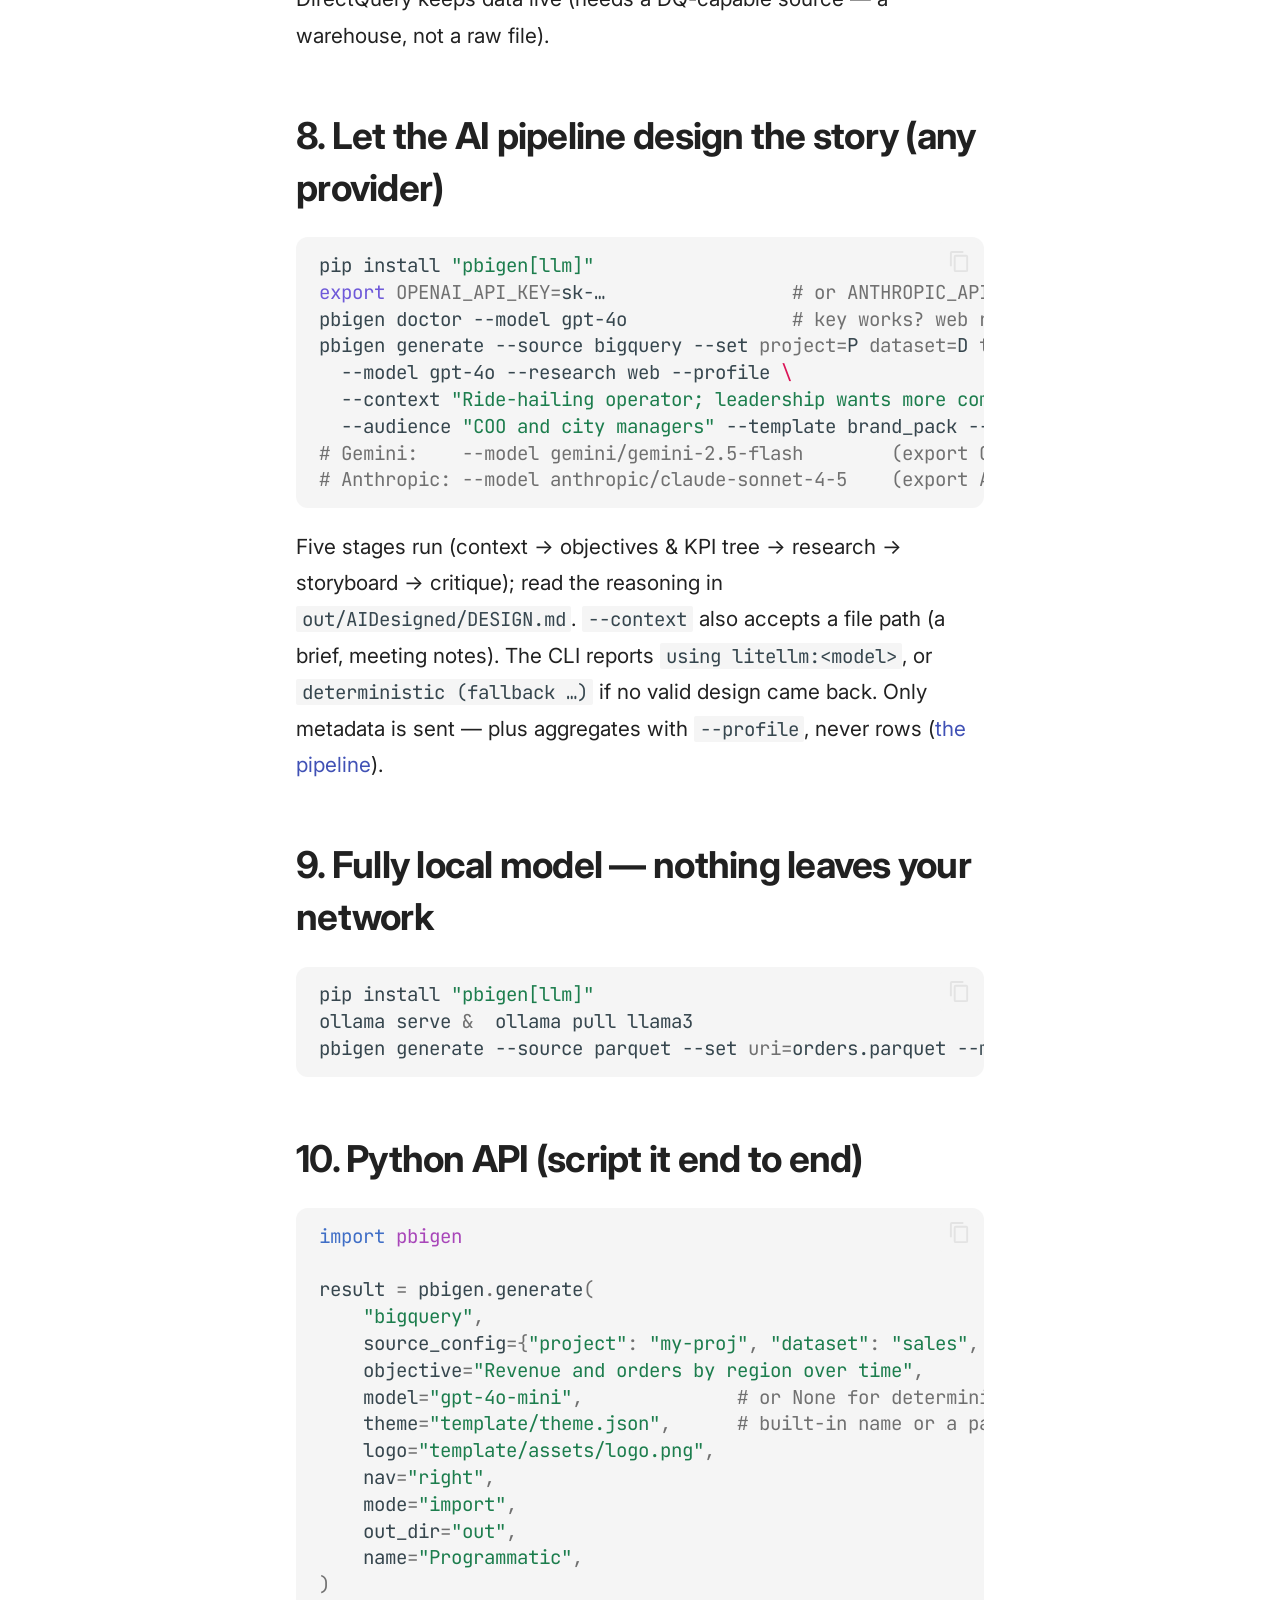
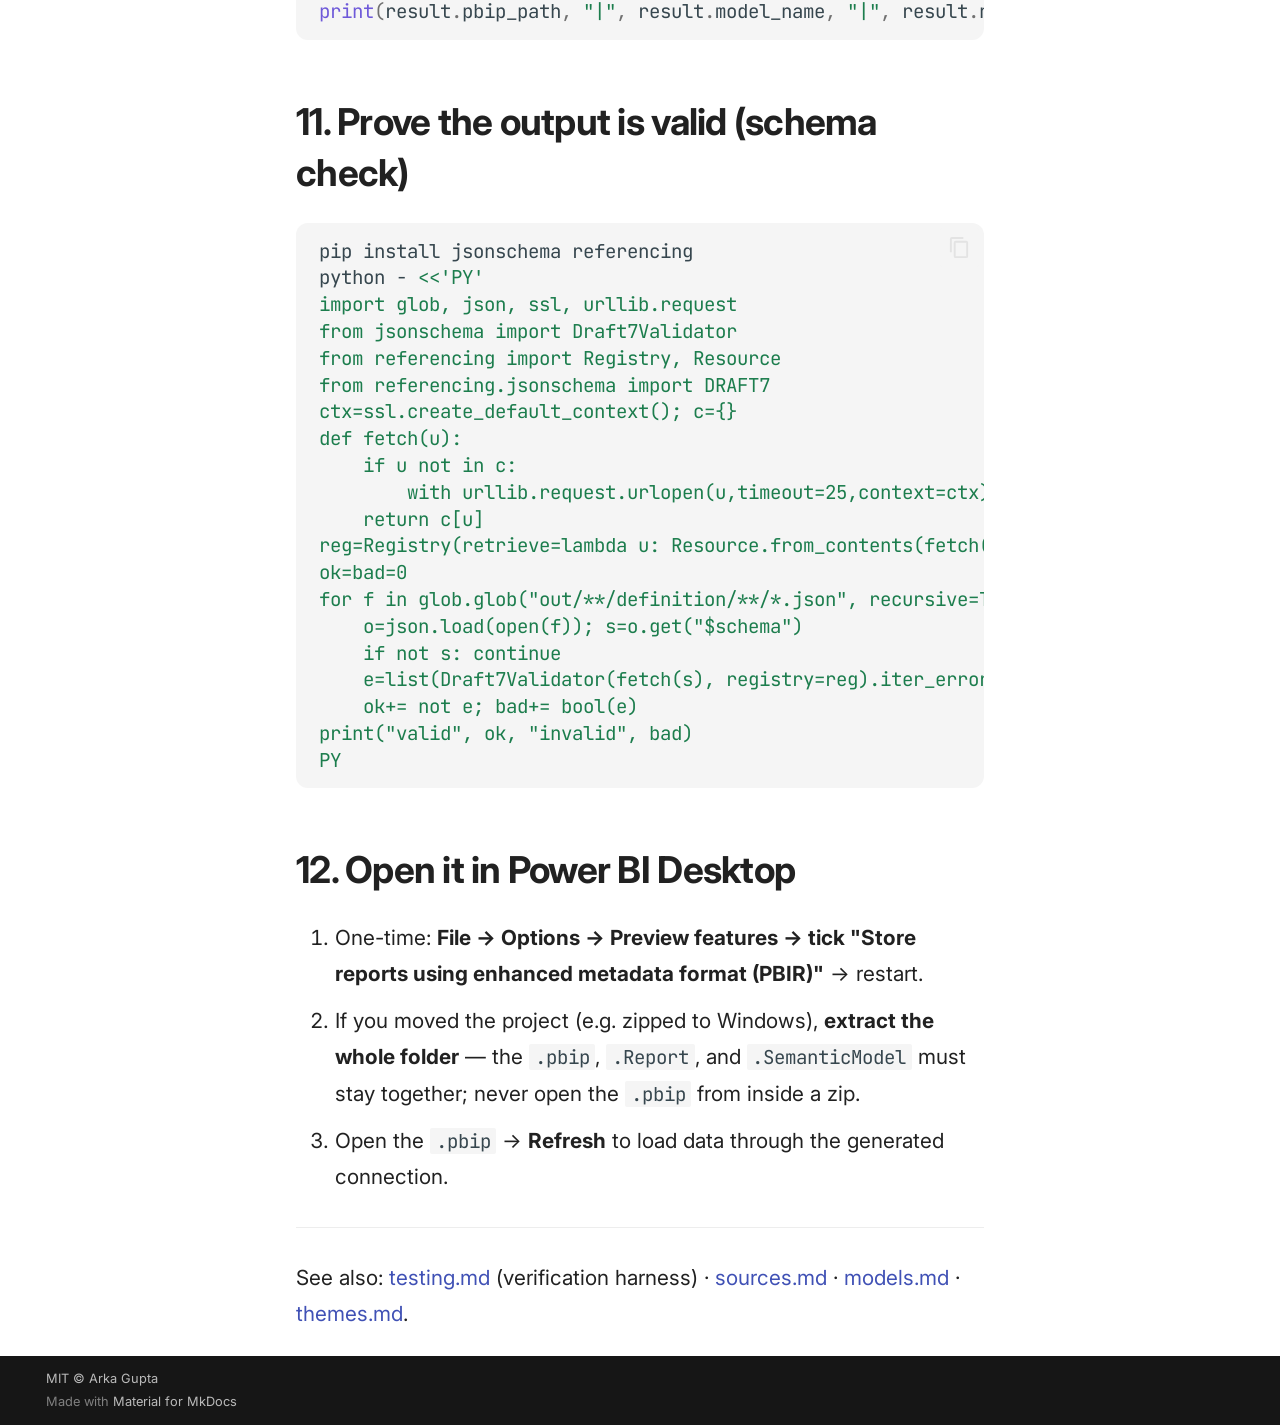
<file: recipes/index.html>
<!doctype html>
<html lang="en" class="no-js">
  <head>
    
      <meta charset="utf-8">
      <meta name="viewport" content="width=device-width,initial-scale=1">
      
        <meta name="description" content="Your report's design, your data's story — Power BI dashboards generated from any data source.">
      
      
      
        <link rel="canonical" href="https://arkajojo.github.io/pbigen/recipes/">
      
      
        <link rel="prev" href="../why/">
      
      
        <link rel="next" href="../templates/">
      
      
        
      
      
      <link rel="icon" href="../assets/images/favicon.png">
      <meta name="generator" content="mkdocs-1.6.1, mkdocs-material-9.7.7">
    
    
      
        <title>Recipes (cookbook) - pbigen</title>
      
    
    
      <link rel="stylesheet" href="../assets/stylesheets/main.ec1eaa64.min.css">
      
        
        <link rel="stylesheet" href="../assets/stylesheets/palette.ab4e12ef.min.css">
      
      


    
    
      
    
    
      
        
        
        <link rel="preconnect" href="https://fonts.gstatic.com" crossorigin>
        <link rel="stylesheet" href="https://fonts.googleapis.com/css?family=Inter:300,300i,400,400i,700,700i%7CJetBrains+Mono:400,400i,700,700i&display=fallback">
        <style>:root{--md-text-font:"Inter";--md-code-font:"JetBrains Mono"}</style>
      
    
    
      <link rel="stylesheet" href="../stylesheets/extra.css">
    
    <script>__md_scope=new URL("..",location),__md_hash=e=>[...e].reduce(((e,_)=>(e<<5)-e+_.charCodeAt(0)),0),__md_get=(e,_=localStorage,t=__md_scope)=>JSON.parse(_.getItem(t.pathname+"."+e)),__md_set=(e,_,t=localStorage,a=__md_scope)=>{try{t.setItem(a.pathname+"."+e,JSON.stringify(_))}catch(e){}}</script>
    
      

    
    
  </head>
  
  
    
    
      
    
    
    
    
    <body dir="ltr" data-md-color-scheme="default" data-md-color-primary="indigo" data-md-color-accent="teal">
  
    
    <input class="md-toggle" data-md-toggle="drawer" type="checkbox" id="__drawer" autocomplete="off">
    <input class="md-toggle" data-md-toggle="search" type="checkbox" id="__search" autocomplete="off">
    <label class="md-overlay" for="__drawer"></label>
    <div data-md-component="skip">
      
        
        <a href="#recipes-copy-paste-your-way-to-a-dashboard" class="md-skip">
          Skip to content
        </a>
      
    </div>
    <div data-md-component="announce">
      
    </div>
    
    
      

  

<header class="md-header md-header--shadow" data-md-component="header">
  <nav class="md-header__inner md-grid" aria-label="Header">
    <a href=".." title="pbigen" class="md-header__button md-logo" aria-label="pbigen" data-md-component="logo">
      
  
  <svg xmlns="http://www.w3.org/2000/svg" viewBox="0 0 24 24"><path d="M12 8a3 3 0 0 0 3-3 3 3 0 0 0-3-3 3 3 0 0 0-3 3 3 3 0 0 0 3 3m0 3.54C9.64 9.35 6.5 8 3 8v11c3.5 0 6.64 1.35 9 3.54 2.36-2.19 5.5-3.54 9-3.54V8c-3.5 0-6.64 1.35-9 3.54"/></svg>

    </a>
    <label class="md-header__button md-icon" for="__drawer">
      
      <svg xmlns="http://www.w3.org/2000/svg" viewBox="0 0 24 24"><path d="M3 6h18v2H3zm0 5h18v2H3zm0 5h18v2H3z"/></svg>
    </label>
    <div class="md-header__title" data-md-component="header-title">
      <div class="md-header__ellipsis">
        <div class="md-header__topic">
          <span class="md-ellipsis">
            pbigen
          </span>
        </div>
        <div class="md-header__topic" data-md-component="header-topic">
          <span class="md-ellipsis">
            
              Recipes (cookbook)
            
          </span>
        </div>
      </div>
    </div>
    
      
        <form class="md-header__option" data-md-component="palette">
  
    
    
    
    <input class="md-option" data-md-color-media="(prefers-color-scheme: light)" data-md-color-scheme="default" data-md-color-primary="indigo" data-md-color-accent="teal"  aria-label="Switch to dark mode"  type="radio" name="__palette" id="__palette_0">
    
      <label class="md-header__button md-icon" title="Switch to dark mode" for="__palette_1" hidden>
        <svg xmlns="http://www.w3.org/2000/svg" viewBox="0 0 24 24"><path d="m17.75 4.09-2.53 1.94.91 3.06-2.63-1.81-2.63 1.81.91-3.06-2.53-1.94L12.44 4l1.06-3 1.06 3zm3.5 6.91-1.64 1.25.59 1.98-1.7-1.17-1.7 1.17.59-1.98L15.75 11l2.06-.05L18.5 9l.69 1.95zm-2.28 4.95c.83-.08 1.72 1.1 1.19 1.85-.32.45-.66.87-1.08 1.27C15.17 23 8.84 23 4.94 19.07c-3.91-3.9-3.91-10.24 0-14.14.4-.4.82-.76 1.27-1.08.75-.53 1.93.36 1.85 1.19-.27 2.86.69 5.83 2.89 8.02a9.96 9.96 0 0 0 8.02 2.89m-1.64 2.02a12.08 12.08 0 0 1-7.8-3.47c-2.17-2.19-3.33-5-3.49-7.82-2.81 3.14-2.7 7.96.31 10.98 3.02 3.01 7.84 3.12 10.98.31"/></svg>
      </label>
    
  
    
    
    
    <input class="md-option" data-md-color-media="(prefers-color-scheme: dark)" data-md-color-scheme="slate" data-md-color-primary="indigo" data-md-color-accent="teal"  aria-label="Switch to light mode"  type="radio" name="__palette" id="__palette_1">
    
      <label class="md-header__button md-icon" title="Switch to light mode" for="__palette_0" hidden>
        <svg xmlns="http://www.w3.org/2000/svg" viewBox="0 0 24 24"><path d="M12 7a5 5 0 0 1 5 5 5 5 0 0 1-5 5 5 5 0 0 1-5-5 5 5 0 0 1 5-5m0 2a3 3 0 0 0-3 3 3 3 0 0 0 3 3 3 3 0 0 0 3-3 3 3 0 0 0-3-3m0-7 2.39 3.42C13.65 5.15 12.84 5 12 5s-1.65.15-2.39.42zM3.34 7l4.16-.35A7.2 7.2 0 0 0 5.94 8.5c-.44.74-.69 1.5-.83 2.29zm.02 10 1.76-3.77a7.131 7.131 0 0 0 2.38 4.14zM20.65 7l-1.77 3.79a7.02 7.02 0 0 0-2.38-4.15zm-.01 10-4.14.36c.59-.51 1.12-1.14 1.54-1.86.42-.73.69-1.5.83-2.29zM12 22l-2.41-3.44c.74.27 1.55.44 2.41.44.82 0 1.63-.17 2.37-.44z"/></svg>
      </label>
    
  
</form>
      
    
    
      <script>var palette=__md_get("__palette");if(palette&&palette.color){if("(prefers-color-scheme)"===palette.color.media){var media=matchMedia("(prefers-color-scheme: light)"),input=document.querySelector(media.matches?"[data-md-color-media='(prefers-color-scheme: light)']":"[data-md-color-media='(prefers-color-scheme: dark)']");palette.color.media=input.getAttribute("data-md-color-media"),palette.color.scheme=input.getAttribute("data-md-color-scheme"),palette.color.primary=input.getAttribute("data-md-color-primary"),palette.color.accent=input.getAttribute("data-md-color-accent")}for(var[key,value]of Object.entries(palette.color))document.body.setAttribute("data-md-color-"+key,value)}</script>
    
    
    
      
      
        <label class="md-header__button md-icon" for="__search">
          
          <svg xmlns="http://www.w3.org/2000/svg" viewBox="0 0 24 24"><path d="M9.5 3A6.5 6.5 0 0 1 16 9.5c0 1.61-.59 3.09-1.56 4.23l.27.27h.79l5 5-1.5 1.5-5-5v-.79l-.27-.27A6.52 6.52 0 0 1 9.5 16 6.5 6.5 0 0 1 3 9.5 6.5 6.5 0 0 1 9.5 3m0 2C7 5 5 7 5 9.5S7 14 9.5 14 14 12 14 9.5 12 5 9.5 5"/></svg>
        </label>
        <div class="md-search" data-md-component="search" role="dialog">
  <label class="md-search__overlay" for="__search"></label>
  <div class="md-search__inner" role="search">
    <form class="md-search__form" name="search">
      <input type="text" class="md-search__input" name="query" aria-label="Search" placeholder="Search" autocapitalize="off" autocorrect="off" autocomplete="off" spellcheck="false" data-md-component="search-query" required>
      <label class="md-search__icon md-icon" for="__search">
        
        <svg xmlns="http://www.w3.org/2000/svg" viewBox="0 0 24 24"><path d="M9.5 3A6.5 6.5 0 0 1 16 9.5c0 1.61-.59 3.09-1.56 4.23l.27.27h.79l5 5-1.5 1.5-5-5v-.79l-.27-.27A6.52 6.52 0 0 1 9.5 16 6.5 6.5 0 0 1 3 9.5 6.5 6.5 0 0 1 9.5 3m0 2C7 5 5 7 5 9.5S7 14 9.5 14 14 12 14 9.5 12 5 9.5 5"/></svg>
        
        <svg xmlns="http://www.w3.org/2000/svg" viewBox="0 0 24 24"><path d="M20 11v2H8l5.5 5.5-1.42 1.42L4.16 12l7.92-7.92L13.5 5.5 8 11z"/></svg>
      </label>
      <nav class="md-search__options" aria-label="Search">
        
        <button type="reset" class="md-search__icon md-icon" title="Clear" aria-label="Clear" tabindex="-1">
          
          <svg xmlns="http://www.w3.org/2000/svg" viewBox="0 0 24 24"><path d="M19 6.41 17.59 5 12 10.59 6.41 5 5 6.41 10.59 12 5 17.59 6.41 19 12 13.41 17.59 19 19 17.59 13.41 12z"/></svg>
        </button>
      </nav>
      
        <div class="md-search__suggest" data-md-component="search-suggest"></div>
      
    </form>
    <div class="md-search__output">
      <div class="md-search__scrollwrap" tabindex="0" data-md-scrollfix>
        <div class="md-search-result" data-md-component="search-result">
          <div class="md-search-result__meta">
            Initializing search
          </div>
          <ol class="md-search-result__list" role="presentation"></ol>
        </div>
      </div>
    </div>
  </div>
</div>
      
    
    
      <div class="md-header__source">
        <a href="https://github.com/arkajojo/pbigen" title="Go to repository" class="md-source" data-md-component="source">
  <div class="md-source__icon md-icon">
    
    <svg xmlns="http://www.w3.org/2000/svg" viewBox="0 0 512 512"><!--! Font Awesome Free 7.1.0 by @fontawesome - https://fontawesome.com License - https://fontawesome.com/license/free (Icons: CC BY 4.0, Fonts: SIL OFL 1.1, Code: MIT License) Copyright 2025 Fonticons, Inc.--><path d="M173.9 397.4c0 2-2.3 3.6-5.2 3.6-3.3.3-5.6-1.3-5.6-3.6 0-2 2.3-3.6 5.2-3.6 3-.3 5.6 1.3 5.6 3.6m-31.1-4.5c-.7 2 1.3 4.3 4.3 4.9 2.6 1 5.6 0 6.2-2s-1.3-4.3-4.3-5.2c-2.6-.7-5.5.3-6.2 2.3m44.2-1.7c-2.9.7-4.9 2.6-4.6 4.9.3 2 2.9 3.3 5.9 2.6 2.9-.7 4.9-2.6 4.6-4.6-.3-1.9-3-3.2-5.9-2.9M252.8 8C114.1 8 8 113.3 8 252c0 110.9 69.8 205.8 169.5 239.2 12.8 2.3 17.3-5.6 17.3-12.1 0-6.2-.3-40.4-.3-61.4 0 0-70 15-84.7-29.8 0 0-11.4-29.1-27.8-36.6 0 0-22.9-15.7 1.6-15.4 0 0 24.9 2 38.6 25.8 21.9 38.6 58.6 27.5 72.9 20.9 2.3-16 8.8-27.1 16-33.7-55.9-6.2-112.3-14.3-112.3-110.5 0-27.5 7.6-41.3 23.6-58.9-2.6-6.5-11.1-33.3 2.6-67.9 20.9-6.5 69 27 69 27 20-5.6 41.5-8.5 62.8-8.5s42.8 2.9 62.8 8.5c0 0 48.1-33.6 69-27 13.7 34.7 5.2 61.4 2.6 67.9 16 17.7 25.8 31.5 25.8 58.9 0 96.5-58.9 104.2-114.8 110.5 9.2 7.9 17 22.9 17 46.4 0 33.7-.3 75.4-.3 83.6 0 6.5 4.6 14.4 17.3 12.1C436.2 457.8 504 362.9 504 252 504 113.3 391.5 8 252.8 8M105.2 352.9c-1.3 1-1 3.3.7 5.2 1.6 1.6 3.9 2.3 5.2 1 1.3-1 1-3.3-.7-5.2-1.6-1.6-3.9-2.3-5.2-1m-10.8-8.1c-.7 1.3.3 2.9 2.3 3.9 1.6 1 3.6.7 4.3-.7.7-1.3-.3-2.9-2.3-3.9-2-.6-3.6-.3-4.3.7m32.4 35.6c-1.6 1.3-1 4.3 1.3 6.2 2.3 2.3 5.2 2.6 6.5 1 1.3-1.3.7-4.3-1.3-6.2-2.2-2.3-5.2-2.6-6.5-1m-11.4-14.7c-1.6 1-1.6 3.6 0 5.9s4.3 3.3 5.6 2.3c1.6-1.3 1.6-3.9 0-6.2-1.4-2.3-4-3.3-5.6-2"/></svg>
  </div>
  <div class="md-source__repository">
    arkajojo/pbigen
  </div>
</a>
      </div>
    
  </nav>
  
</header>
    
    <div class="md-container" data-md-component="container">
      
      
        
          
        
      
      <main class="md-main" data-md-component="main">
        <div class="md-main__inner md-grid">
          
            
              
              <div class="md-sidebar md-sidebar--primary" data-md-component="sidebar" data-md-type="navigation" >
                <div class="md-sidebar__scrollwrap">
                  <div class="md-sidebar__inner">
                    



<nav class="md-nav md-nav--primary" aria-label="Navigation" data-md-level="0">
  <label class="md-nav__title" for="__drawer">
    <a href=".." title="pbigen" class="md-nav__button md-logo" aria-label="pbigen" data-md-component="logo">
      
  
  <svg xmlns="http://www.w3.org/2000/svg" viewBox="0 0 24 24"><path d="M12 8a3 3 0 0 0 3-3 3 3 0 0 0-3-3 3 3 0 0 0-3 3 3 3 0 0 0 3 3m0 3.54C9.64 9.35 6.5 8 3 8v11c3.5 0 6.64 1.35 9 3.54 2.36-2.19 5.5-3.54 9-3.54V8c-3.5 0-6.64 1.35-9 3.54"/></svg>

    </a>
    pbigen
  </label>
  
    <div class="md-nav__source">
      <a href="https://github.com/arkajojo/pbigen" title="Go to repository" class="md-source" data-md-component="source">
  <div class="md-source__icon md-icon">
    
    <svg xmlns="http://www.w3.org/2000/svg" viewBox="0 0 512 512"><!--! Font Awesome Free 7.1.0 by @fontawesome - https://fontawesome.com License - https://fontawesome.com/license/free (Icons: CC BY 4.0, Fonts: SIL OFL 1.1, Code: MIT License) Copyright 2025 Fonticons, Inc.--><path d="M173.9 397.4c0 2-2.3 3.6-5.2 3.6-3.3.3-5.6-1.3-5.6-3.6 0-2 2.3-3.6 5.2-3.6 3-.3 5.6 1.3 5.6 3.6m-31.1-4.5c-.7 2 1.3 4.3 4.3 4.9 2.6 1 5.6 0 6.2-2s-1.3-4.3-4.3-5.2c-2.6-.7-5.5.3-6.2 2.3m44.2-1.7c-2.9.7-4.9 2.6-4.6 4.9.3 2 2.9 3.3 5.9 2.6 2.9-.7 4.9-2.6 4.6-4.6-.3-1.9-3-3.2-5.9-2.9M252.8 8C114.1 8 8 113.3 8 252c0 110.9 69.8 205.8 169.5 239.2 12.8 2.3 17.3-5.6 17.3-12.1 0-6.2-.3-40.4-.3-61.4 0 0-70 15-84.7-29.8 0 0-11.4-29.1-27.8-36.6 0 0-22.9-15.7 1.6-15.4 0 0 24.9 2 38.6 25.8 21.9 38.6 58.6 27.5 72.9 20.9 2.3-16 8.8-27.1 16-33.7-55.9-6.2-112.3-14.3-112.3-110.5 0-27.5 7.6-41.3 23.6-58.9-2.6-6.5-11.1-33.3 2.6-67.9 20.9-6.5 69 27 69 27 20-5.6 41.5-8.5 62.8-8.5s42.8 2.9 62.8 8.5c0 0 48.1-33.6 69-27 13.7 34.7 5.2 61.4 2.6 67.9 16 17.7 25.8 31.5 25.8 58.9 0 96.5-58.9 104.2-114.8 110.5 9.2 7.9 17 22.9 17 46.4 0 33.7-.3 75.4-.3 83.6 0 6.5 4.6 14.4 17.3 12.1C436.2 457.8 504 362.9 504 252 504 113.3 391.5 8 252.8 8M105.2 352.9c-1.3 1-1 3.3.7 5.2 1.6 1.6 3.9 2.3 5.2 1 1.3-1 1-3.3-.7-5.2-1.6-1.6-3.9-2.3-5.2-1m-10.8-8.1c-.7 1.3.3 2.9 2.3 3.9 1.6 1 3.6.7 4.3-.7.7-1.3-.3-2.9-2.3-3.9-2-.6-3.6-.3-4.3.7m32.4 35.6c-1.6 1.3-1 4.3 1.3 6.2 2.3 2.3 5.2 2.6 6.5 1 1.3-1.3.7-4.3-1.3-6.2-2.2-2.3-5.2-2.6-6.5-1m-11.4-14.7c-1.6 1-1.6 3.6 0 5.9s4.3 3.3 5.6 2.3c1.6-1.3 1.6-3.9 0-6.2-1.4-2.3-4-3.3-5.6-2"/></svg>
  </div>
  <div class="md-source__repository">
    arkajojo/pbigen
  </div>
</a>
    </div>
  
  <ul class="md-nav__list" data-md-scrollfix>
    
      
      
  
  
  
  
    <li class="md-nav__item">
      <a href=".." class="md-nav__link">
        
  
  
  <span class="md-ellipsis">
    
  
    Home
  

    
  </span>
  
  

      </a>
    </li>
  

    
      
      
  
  
  
  
    <li class="md-nav__item">
      <a href="../why/" class="md-nav__link">
        
  
  
  <span class="md-ellipsis">
    
  
    Why pbigen
  

    
  </span>
  
  

      </a>
    </li>
  

    
      
      
  
  
    
  
  
  
    <li class="md-nav__item md-nav__item--active">
      
      <input class="md-nav__toggle md-toggle" type="checkbox" id="__toc">
      
      
        
      
      
        <label class="md-nav__link md-nav__link--active" for="__toc">
          
  
  
  <span class="md-ellipsis">
    
  
    Recipes (cookbook)
  

    
  </span>
  
  

          <span class="md-nav__icon md-icon"></span>
        </label>
      
      <a href="./" class="md-nav__link md-nav__link--active">
        
  
  
  <span class="md-ellipsis">
    
  
    Recipes (cookbook)
  

    
  </span>
  
  

      </a>
      
        

<nav class="md-nav md-nav--secondary" aria-label="Table of contents">
  
  
  
    
  
  
    <label class="md-nav__title" for="__toc">
      <span class="md-nav__icon md-icon"></span>
      Table of contents
    </label>
    <ul class="md-nav__list" data-md-component="toc" data-md-scrollfix>
      
        <li class="md-nav__item">
  <a href="#1-first-dashboard-fully-offline-no-cloud-30-seconds" class="md-nav__link">
    <span class="md-ellipsis">
      
        1. First dashboard, fully offline (no cloud, 30 seconds)
      
    </span>
  </a>
  
</li>
      
        <li class="md-nav__item">
  <a href="#2-from-a-warehouse-bigquery-shown-any-source-is-the-same-shape" class="md-nav__link">
    <span class="md-ellipsis">
      
        2. From a warehouse (BigQuery shown; any source is the same shape)
      
    </span>
  </a>
  
</li>
      
        <li class="md-nav__item">
  <a href="#3-sample-a-huge-table-so-it-builds-fast-bigquery" class="md-nav__link">
    <span class="md-ellipsis">
      
        3. Sample a huge table so it builds fast (BigQuery)
      
    </span>
  </a>
  
</li>
      
        <li class="md-nav__item">
  <a href="#4-apply-your-corporate-a-gallery-theme" class="md-nav__link">
    <span class="md-ellipsis">
      
        4. Apply your corporate / a gallery theme
      
    </span>
  </a>
  
</li>
      
        <li class="md-nav__item">
  <a href="#5-logo-right-hand-navigation" class="md-nav__link">
    <span class="md-ellipsis">
      
        5. Logo + right-hand navigation
      
    </span>
  </a>
  
</li>
      
        <li class="md-nav__item">
  <a href="#6-use-a-report-you-like-as-the-design-template-pack" class="md-nav__link">
    <span class="md-ellipsis">
      
        6. Use a report you like as the design (template pack)
      
    </span>
  </a>
  
</li>
      
        <li class="md-nav__item">
  <a href="#7-directquery-instead-of-import" class="md-nav__link">
    <span class="md-ellipsis">
      
        7. DirectQuery instead of Import
      
    </span>
  </a>
  
</li>
      
        <li class="md-nav__item">
  <a href="#8-let-the-ai-pipeline-design-the-story-any-provider" class="md-nav__link">
    <span class="md-ellipsis">
      
        8. Let the AI pipeline design the story (any provider)
      
    </span>
  </a>
  
</li>
      
        <li class="md-nav__item">
  <a href="#9-fully-local-model-nothing-leaves-your-network" class="md-nav__link">
    <span class="md-ellipsis">
      
        9. Fully local model — nothing leaves your network
      
    </span>
  </a>
  
</li>
      
        <li class="md-nav__item">
  <a href="#10-python-api-script-it-end-to-end" class="md-nav__link">
    <span class="md-ellipsis">
      
        10. Python API (script it end to end)
      
    </span>
  </a>
  
</li>
      
        <li class="md-nav__item">
  <a href="#11-prove-the-output-is-valid-schema-check" class="md-nav__link">
    <span class="md-ellipsis">
      
        11. Prove the output is valid (schema check)
      
    </span>
  </a>
  
</li>
      
        <li class="md-nav__item">
  <a href="#12-open-it-in-power-bi-desktop" class="md-nav__link">
    <span class="md-ellipsis">
      
        12. Open it in Power BI Desktop
      
    </span>
  </a>
  
</li>
      
    </ul>
  
</nav>
      
    </li>
  

    
      
      
  
  
  
  
    <li class="md-nav__item">
      <a href="../templates/" class="md-nav__link">
        
  
  
  <span class="md-ellipsis">
    
  
    Template packs (.pbix → design)
  

    
  </span>
  
  

      </a>
    </li>
  

    
      
      
  
  
  
  
    <li class="md-nav__item">
      <a href="../deterministic-vs-llm/" class="md-nav__link">
        
  
  
  <span class="md-ellipsis">
    
  
    The AI design pipeline
  

    
  </span>
  
  

      </a>
    </li>
  

    
      
      
  
  
  
  
    <li class="md-nav__item">
      <a href="../sources/" class="md-nav__link">
        
  
  
  <span class="md-ellipsis">
    
  
    Sources & authentication
  

    
  </span>
  
  

      </a>
    </li>
  

    
      
      
  
  
  
  
    <li class="md-nav__item">
      <a href="../models/" class="md-nav__link">
        
  
  
  <span class="md-ellipsis">
    
  
    Models (LLMs)
  

    
  </span>
  
  

      </a>
    </li>
  

    
      
      
  
  
  
  
    <li class="md-nav__item">
      <a href="../themes/" class="md-nav__link">
        
  
  
  <span class="md-ellipsis">
    
  
    Themes, logo & shell
  

    
  </span>
  
  

      </a>
    </li>
  

    
      
      
  
  
  
  
    <li class="md-nav__item">
      <a href="../testing/" class="md-nav__link">
        
  
  
  <span class="md-ellipsis">
    
  
    Testing
  

    
  </span>
  
  

      </a>
    </li>
  

    
      
      
  
  
  
  
    <li class="md-nav__item">
      <a href="../publishing/" class="md-nav__link">
        
  
  
  <span class="md-ellipsis">
    
  
    Publishing
  

    
  </span>
  
  

      </a>
    </li>
  

    
  </ul>
</nav>
                  </div>
                </div>
              </div>
            
            
              
              <div class="md-sidebar md-sidebar--secondary" data-md-component="sidebar" data-md-type="toc" >
                <div class="md-sidebar__scrollwrap">
                  <div class="md-sidebar__inner">
                    

<nav class="md-nav md-nav--secondary" aria-label="Table of contents">
  
  
  
    
  
  
    <label class="md-nav__title" for="__toc">
      <span class="md-nav__icon md-icon"></span>
      Table of contents
    </label>
    <ul class="md-nav__list" data-md-component="toc" data-md-scrollfix>
      
        <li class="md-nav__item">
  <a href="#1-first-dashboard-fully-offline-no-cloud-30-seconds" class="md-nav__link">
    <span class="md-ellipsis">
      
        1. First dashboard, fully offline (no cloud, 30 seconds)
      
    </span>
  </a>
  
</li>
      
        <li class="md-nav__item">
  <a href="#2-from-a-warehouse-bigquery-shown-any-source-is-the-same-shape" class="md-nav__link">
    <span class="md-ellipsis">
      
        2. From a warehouse (BigQuery shown; any source is the same shape)
      
    </span>
  </a>
  
</li>
      
        <li class="md-nav__item">
  <a href="#3-sample-a-huge-table-so-it-builds-fast-bigquery" class="md-nav__link">
    <span class="md-ellipsis">
      
        3. Sample a huge table so it builds fast (BigQuery)
      
    </span>
  </a>
  
</li>
      
        <li class="md-nav__item">
  <a href="#4-apply-your-corporate-a-gallery-theme" class="md-nav__link">
    <span class="md-ellipsis">
      
        4. Apply your corporate / a gallery theme
      
    </span>
  </a>
  
</li>
      
        <li class="md-nav__item">
  <a href="#5-logo-right-hand-navigation" class="md-nav__link">
    <span class="md-ellipsis">
      
        5. Logo + right-hand navigation
      
    </span>
  </a>
  
</li>
      
        <li class="md-nav__item">
  <a href="#6-use-a-report-you-like-as-the-design-template-pack" class="md-nav__link">
    <span class="md-ellipsis">
      
        6. Use a report you like as the design (template pack)
      
    </span>
  </a>
  
</li>
      
        <li class="md-nav__item">
  <a href="#7-directquery-instead-of-import" class="md-nav__link">
    <span class="md-ellipsis">
      
        7. DirectQuery instead of Import
      
    </span>
  </a>
  
</li>
      
        <li class="md-nav__item">
  <a href="#8-let-the-ai-pipeline-design-the-story-any-provider" class="md-nav__link">
    <span class="md-ellipsis">
      
        8. Let the AI pipeline design the story (any provider)
      
    </span>
  </a>
  
</li>
      
        <li class="md-nav__item">
  <a href="#9-fully-local-model-nothing-leaves-your-network" class="md-nav__link">
    <span class="md-ellipsis">
      
        9. Fully local model — nothing leaves your network
      
    </span>
  </a>
  
</li>
      
        <li class="md-nav__item">
  <a href="#10-python-api-script-it-end-to-end" class="md-nav__link">
    <span class="md-ellipsis">
      
        10. Python API (script it end to end)
      
    </span>
  </a>
  
</li>
      
        <li class="md-nav__item">
  <a href="#11-prove-the-output-is-valid-schema-check" class="md-nav__link">
    <span class="md-ellipsis">
      
        11. Prove the output is valid (schema check)
      
    </span>
  </a>
  
</li>
      
        <li class="md-nav__item">
  <a href="#12-open-it-in-power-bi-desktop" class="md-nav__link">
    <span class="md-ellipsis">
      
        12. Open it in Power BI Desktop
      
    </span>
  </a>
  
</li>
      
    </ul>
  
</nav>
                  </div>
                </div>
              </div>
            
          
          
            <div class="md-content" data-md-component="content">
              
              <article class="md-content__inner md-typeset">
                
                  


  
    <a href="https://github.com/arkajojo/pbigen/edit/main/docs/recipes.md" title="Edit this page" class="md-content__button md-icon" rel="edit">
      
      <svg xmlns="http://www.w3.org/2000/svg" viewBox="0 0 24 24"><path d="M10 20H6V4h7v5h5v3.1l2-2V8l-6-6H6c-1.1 0-2 .9-2 2v16c0 1.1.9 2 2 2h4zm10.2-7c.1 0 .3.1.4.2l1.3 1.3c.2.2.2.6 0 .8l-1 1-2.1-2.1 1-1c.1-.1.2-.2.4-.2m0 3.9L14.1 23H12v-2.1l6.1-6.1z"/></svg>
    </a>
  
  


<h1 id="recipes-copy-paste-your-way-to-a-dashboard">Recipes — copy-paste your way to a dashboard<a class="headerlink" href="#recipes-copy-paste-your-way-to-a-dashboard" title="Permanent link">&para;</a></h1>
<p>Practical end-to-end examples for every feature. Each is self-contained. For per-source
authentication see <a href="../sources/">sources.md</a>; for every LLM provider see <a href="../models/">models.md</a>; for
themes/logo/shell see <a href="../themes/">themes.md</a>.</p>
<p>Every <code>generate</code> writes a <strong>PBIP</strong> project under <code>out/&lt;name&gt;/</code> (<code>.pbip</code> + <code>.Report</code> + <code>.SemanticModel</code>).
Open the <code>.pbip</code> in Power BI Desktop with the PBIR preview enabled (see the last recipe).</p>
<hr />
<h2 id="1-first-dashboard-fully-offline-no-cloud-30-seconds">1. First dashboard, fully offline (no cloud, 30 seconds)<a class="headerlink" href="#1-first-dashboard-fully-offline-no-cloud-30-seconds" title="Permanent link">&para;</a></h2>
<div class="highlight"><pre><span></span><code><a id="__codelineno-0-1" name="__codelineno-0-1" href="#__codelineno-0-1"></a>pip<span class="w"> </span>install<span class="w"> </span><span class="s2">"pbigen[lakehouse]"</span><span class="w"> </span>pyarrow
<a id="__codelineno-0-2" name="__codelineno-0-2" href="#__codelineno-0-2"></a>python<span class="w"> </span>-<span class="w"> </span><span class="s">&lt;&lt;'PY'</span>
<a id="__codelineno-0-3" name="__codelineno-0-3" href="#__codelineno-0-3"></a><span class="s">import pyarrow as pa, pyarrow.parquet as pq, datetime, random</span>
<a id="__codelineno-0-4" name="__codelineno-0-4" href="#__codelineno-0-4"></a><span class="s">r=random.Random(1); n=500</span>
<a id="__codelineno-0-5" name="__codelineno-0-5" href="#__codelineno-0-5"></a><span class="s">pq.write_table(pa.table({</span>
<a id="__codelineno-0-6" name="__codelineno-0-6" href="#__codelineno-0-6"></a><span class="s">  "order_date":[datetime.date(2024,1,1)+datetime.timedelta(days=r.randint(0,540)) for _ in range(n)],</span>
<a id="__codelineno-0-7" name="__codelineno-0-7" href="#__codelineno-0-7"></a><span class="s">  "region":[r.choice(["North","South","East","West"]) for _ in range(n)],</span>
<a id="__codelineno-0-8" name="__codelineno-0-8" href="#__codelineno-0-8"></a><span class="s">  "status":[r.choice(["New","Shipped","Returned"]) for _ in range(n)],</span>
<a id="__codelineno-0-9" name="__codelineno-0-9" href="#__codelineno-0-9"></a><span class="s">  "revenue":[round(r.uniform(50,5000),2) for _ in range(n)],</span>
<a id="__codelineno-0-10" name="__codelineno-0-10" href="#__codelineno-0-10"></a><span class="s">  "quantity":[r.randint(1,20) for _ in range(n)]}), "orders.parquet")</span>
<a id="__codelineno-0-11" name="__codelineno-0-11" href="#__codelineno-0-11"></a><span class="s">PY</span>
<a id="__codelineno-0-12" name="__codelineno-0-12" href="#__codelineno-0-12"></a>pbigen<span class="w"> </span>generate<span class="w"> </span>--source<span class="w"> </span>parquet<span class="w"> </span>--set<span class="w"> </span><span class="nv">uri</span><span class="o">=</span>orders.parquet<span class="w"> </span><span class="se">\</span>
<a id="__codelineno-0-13" name="__codelineno-0-13" href="#__codelineno-0-13"></a><span class="w">  </span>--objective<span class="w"> </span><span class="s2">"Sales overview by region and status over time"</span><span class="w"> </span>--theme<span class="w"> </span>midnight<span class="w"> </span>--out<span class="w"> </span>out<span class="w"> </span>--name<span class="w"> </span>Demo
</code></pre></div>
<h2 id="2-from-a-warehouse-bigquery-shown-any-source-is-the-same-shape">2. From a warehouse (BigQuery shown; any source is the same shape)<a class="headerlink" href="#2-from-a-warehouse-bigquery-shown-any-source-is-the-same-shape" title="Permanent link">&para;</a></h2>
<p><div class="highlight"><pre><span></span><code><a id="__codelineno-1-1" name="__codelineno-1-1" href="#__codelineno-1-1"></a>pip<span class="w"> </span>install<span class="w"> </span><span class="s2">"pbigen[bigquery]"</span>
<a id="__codelineno-1-2" name="__codelineno-1-2" href="#__codelineno-1-2"></a>gcloud<span class="w"> </span>auth<span class="w"> </span>application-default<span class="w"> </span>login
<a id="__codelineno-1-3" name="__codelineno-1-3" href="#__codelineno-1-3"></a>pbigen<span class="w"> </span><span class="nb">test</span><span class="w"> </span>--source<span class="w"> </span>bigquery<span class="w"> </span>--set<span class="w"> </span><span class="nv">project</span><span class="o">=</span>my-proj<span class="w"> </span><span class="nv">dataset</span><span class="o">=</span>sales<span class="w"> </span><span class="nv">table</span><span class="o">=</span>orders
<a id="__codelineno-1-4" name="__codelineno-1-4" href="#__codelineno-1-4"></a>pbigen<span class="w"> </span>generate<span class="w"> </span>--source<span class="w"> </span>bigquery<span class="w"> </span>--set<span class="w"> </span><span class="nv">project</span><span class="o">=</span>my-proj<span class="w"> </span><span class="nv">dataset</span><span class="o">=</span>sales<span class="w"> </span><span class="nv">table</span><span class="o">=</span>orders<span class="w"> </span><span class="se">\</span>
<a id="__codelineno-1-5" name="__codelineno-1-5" href="#__codelineno-1-5"></a><span class="w">  </span>--objective<span class="w"> </span><span class="s2">"Revenue and orders by region over time"</span><span class="w"> </span>--theme<span class="w"> </span>midnight<span class="w"> </span>--out<span class="w"> </span>out
</code></pre></div>
Swap in Snowflake, Redshift, Synapse/Fabric, Databricks, ClickHouse, Postgres, Athena, a
Parquet/Iceberg/Delta lake, or Cube — same commands, different <code>--source</code>/<code>--set</code> and auth
(<a href="../sources/">sources.md</a>).</p>
<h2 id="3-sample-a-huge-table-so-it-builds-fast-bigquery">3. Sample a huge table so it builds fast (BigQuery)<a class="headerlink" href="#3-sample-a-huge-table-so-it-builds-fast-bigquery" title="Permanent link">&para;</a></h2>
<div class="highlight"><pre><span></span><code><a id="__codelineno-2-1" name="__codelineno-2-1" href="#__codelineno-2-1"></a>pbigen<span class="w"> </span>generate<span class="w"> </span>--source<span class="w"> </span>bigquery<span class="w"> </span><span class="se">\</span>
<a id="__codelineno-2-2" name="__codelineno-2-2" href="#__codelineno-2-2"></a><span class="w">  </span>--set<span class="w"> </span><span class="nv">project</span><span class="o">=</span>bigquery-public-data<span class="w"> </span><span class="nv">dataset</span><span class="o">=</span>chicago_taxi_trips<span class="w"> </span><span class="nv">table</span><span class="o">=</span>taxi_trips<span class="w"> </span><span class="nv">billing_project</span><span class="o">=</span>my-billing<span class="w"> </span><span class="nv">row_limit</span><span class="o">=</span><span class="m">50000</span><span class="w"> </span><span class="se">\</span>
<a id="__codelineno-2-3" name="__codelineno-2-3" href="#__codelineno-2-3"></a><span class="w">  </span>--objective<span class="w"> </span><span class="s2">"Taxi trips by payment type and company over time"</span><span class="w"> </span>--theme<span class="w"> </span>slate<span class="w"> </span>--out<span class="w"> </span>out<span class="w"> </span>--name<span class="w"> </span>TaxiSample
</code></pre></div>
<h2 id="4-apply-your-corporate-a-gallery-theme">4. Apply your corporate / a gallery theme<a class="headerlink" href="#4-apply-your-corporate-a-gallery-theme" title="Permanent link">&para;</a></h2>
<p><div class="highlight"><pre><span></span><code><a id="__codelineno-3-1" name="__codelineno-3-1" href="#__codelineno-3-1"></a><span class="c1"># download a theme .json (gallery: https://community.fabric.microsoft.com/t5/Themes-Gallery/bd-p/ThemesGallery)</span>
<a id="__codelineno-3-2" name="__codelineno-3-2" href="#__codelineno-3-2"></a>pbigen<span class="w"> </span>generate<span class="w"> </span>--source<span class="w"> </span>bigquery<span class="w"> </span>--set<span class="w"> </span><span class="nv">project</span><span class="o">=</span>P<span class="w"> </span><span class="nv">dataset</span><span class="o">=</span>D<span class="w"> </span><span class="nv">table</span><span class="o">=</span>T<span class="w"> </span><span class="se">\</span>
<a id="__codelineno-3-3" name="__codelineno-3-3" href="#__codelineno-3-3"></a><span class="w">  </span>--theme<span class="w"> </span>~/Downloads/CorporateTheme.json<span class="w"> </span>--out<span class="w"> </span>out<span class="w"> </span>--name<span class="w"> </span>Branded
<a id="__codelineno-3-4" name="__codelineno-3-4" href="#__codelineno-3-4"></a><span class="c1"># confirm it registered:</span>
<a id="__codelineno-3-5" name="__codelineno-3-5" href="#__codelineno-3-5"></a>grep<span class="w"> </span>-o<span class="w"> </span><span class="s1">'"customTheme":{[^}]*}'</span><span class="w"> </span>out/Branded/Branded.Report/definition/report.json
</code></pre></div>
Set <code>"sidebarColor"</code>/<code>"accentColor"</code> in the theme JSON to control the nav colour exactly
(<a href="../themes/">themes.md</a>).</p>
<h2 id="5-logo-right-hand-navigation">5. Logo + right-hand navigation<a class="headerlink" href="#5-logo-right-hand-navigation" title="Permanent link">&para;</a></h2>
<div class="highlight"><pre><span></span><code><a id="__codelineno-4-1" name="__codelineno-4-1" href="#__codelineno-4-1"></a>pbigen<span class="w"> </span>generate<span class="w"> </span>--source<span class="w"> </span>bigquery<span class="w"> </span>--set<span class="w"> </span><span class="nv">project</span><span class="o">=</span>P<span class="w"> </span><span class="nv">dataset</span><span class="o">=</span>D<span class="w"> </span><span class="nv">table</span><span class="o">=</span>T<span class="w"> </span><span class="se">\</span>
<a id="__codelineno-4-2" name="__codelineno-4-2" href="#__codelineno-4-2"></a><span class="w">  </span>--theme<span class="w"> </span>midnight<span class="w"> </span>--logo<span class="w"> </span>./assets/company_logo.png<span class="w"> </span>--nav<span class="w"> </span>right<span class="w"> </span>--out<span class="w"> </span>out<span class="w"> </span>--name<span class="w"> </span>RightNavLogo
</code></pre></div>
<h2 id="6-use-a-report-you-like-as-the-design-template-pack">6. Use a report you like as the design (template pack)<a class="headerlink" href="#6-use-a-report-you-like-as-the-design-template-pack" title="Permanent link">&para;</a></h2>
<p><div class="highlight"><pre><span></span><code><a id="__codelineno-5-1" name="__codelineno-5-1" href="#__codelineno-5-1"></a>pbigen<span class="w"> </span>template<span class="w"> </span>build<span class="w"> </span>~/Downloads/company_standard.pbix<span class="w"> </span>--out<span class="w"> </span>brand_pack
<a id="__codelineno-5-2" name="__codelineno-5-2" href="#__codelineno-5-2"></a>pbigen<span class="w"> </span>template<span class="w"> </span>show<span class="w"> </span>brand_pack<span class="w">            </span><span class="c1"># canvas, content/filter/header regions, chrome, styles</span>
<a id="__codelineno-5-3" name="__codelineno-5-3" href="#__codelineno-5-3"></a>pbigen<span class="w"> </span>generate<span class="w"> </span>--source<span class="w"> </span>bigquery<span class="w"> </span>--set<span class="w"> </span><span class="nv">project</span><span class="o">=</span>P<span class="w"> </span><span class="nv">dataset</span><span class="o">=</span>D<span class="w"> </span><span class="nv">table</span><span class="o">=</span>T<span class="w"> </span><span class="se">\</span>
<a id="__codelineno-5-4" name="__codelineno-5-4" href="#__codelineno-5-4"></a><span class="w">  </span>--template<span class="w"> </span>brand_pack<span class="w"> </span>--out<span class="w"> </span>out<span class="w"> </span>--name<span class="w"> </span>InOurDesign
<a id="__codelineno-5-5" name="__codelineno-5-5" href="#__codelineno-5-5"></a><span class="c1"># or in one step:  --template ~/Downloads/company_standard.pbix</span>
</code></pre></div>
Your pages, KPIs and story; their canvas, background, sidebar, logo, title font, theme and visual
formatting. Details: <a href="../templates/">templates.md</a>.</p>
<h2 id="7-directquery-instead-of-import">7. DirectQuery instead of Import<a class="headerlink" href="#7-directquery-instead-of-import" title="Permanent link">&para;</a></h2>
<p><div class="highlight"><pre><span></span><code><a id="__codelineno-6-1" name="__codelineno-6-1" href="#__codelineno-6-1"></a>pbigen<span class="w"> </span>generate<span class="w"> </span>--source<span class="w"> </span>snowflake<span class="w"> </span>--set<span class="w"> </span><span class="nv">table</span><span class="o">=</span>ORDERS<span class="w"> </span><span class="nv">database</span><span class="o">=</span>ANALYTICS<span class="w"> </span><span class="nv">schema</span><span class="o">=</span>SALES<span class="w"> </span><span class="se">\</span>
<a id="__codelineno-6-2" name="__codelineno-6-2" href="#__codelineno-6-2"></a><span class="w">  </span>--mode<span class="w"> </span>directquery<span class="w"> </span>--theme<span class="w"> </span>midnight<span class="w"> </span>--out<span class="w"> </span>out<span class="w"> </span>--name<span class="w"> </span>LiveOrders
</code></pre></div>
DirectQuery keeps data live (needs a DQ-capable source — a warehouse, not a raw file).</p>
<h2 id="8-let-the-ai-pipeline-design-the-story-any-provider">8. Let the AI pipeline design the story (any provider)<a class="headerlink" href="#8-let-the-ai-pipeline-design-the-story-any-provider" title="Permanent link">&para;</a></h2>
<p><div class="highlight"><pre><span></span><code><a id="__codelineno-7-1" name="__codelineno-7-1" href="#__codelineno-7-1"></a>pip<span class="w"> </span>install<span class="w"> </span><span class="s2">"pbigen[llm]"</span>
<a id="__codelineno-7-2" name="__codelineno-7-2" href="#__codelineno-7-2"></a><span class="nb">export</span><span class="w"> </span><span class="nv">OPENAI_API_KEY</span><span class="o">=</span>sk-…<span class="w">                 </span><span class="c1"># or ANTHROPIC_API_KEY / GEMINI_API_KEY / …</span>
<a id="__codelineno-7-3" name="__codelineno-7-3" href="#__codelineno-7-3"></a>pbigen<span class="w"> </span>doctor<span class="w"> </span>--model<span class="w"> </span>gpt-4o<span class="w">               </span><span class="c1"># key works? web research available?</span>
<a id="__codelineno-7-4" name="__codelineno-7-4" href="#__codelineno-7-4"></a>pbigen<span class="w"> </span>generate<span class="w"> </span>--source<span class="w"> </span>bigquery<span class="w"> </span>--set<span class="w"> </span><span class="nv">project</span><span class="o">=</span>P<span class="w"> </span><span class="nv">dataset</span><span class="o">=</span>D<span class="w"> </span><span class="nv">table</span><span class="o">=</span>T<span class="w"> </span><span class="se">\</span>
<a id="__codelineno-7-5" name="__codelineno-7-5" href="#__codelineno-7-5"></a><span class="w">  </span>--model<span class="w"> </span>gpt-4o<span class="w"> </span>--research<span class="w"> </span>web<span class="w"> </span>--profile<span class="w"> </span><span class="se">\</span>
<a id="__codelineno-7-6" name="__codelineno-7-6" href="#__codelineno-7-6"></a><span class="w">  </span>--context<span class="w"> </span><span class="s2">"Ride-hailing operator; leadership wants more completed trips at higher margin"</span><span class="w"> </span><span class="se">\</span>
<a id="__codelineno-7-7" name="__codelineno-7-7" href="#__codelineno-7-7"></a><span class="w">  </span>--audience<span class="w"> </span><span class="s2">"COO and city managers"</span><span class="w"> </span>--template<span class="w"> </span>brand_pack<span class="w"> </span>--out<span class="w"> </span>out<span class="w"> </span>--name<span class="w"> </span>AIDesigned
<a id="__codelineno-7-8" name="__codelineno-7-8" href="#__codelineno-7-8"></a><span class="c1"># Gemini:    --model gemini/gemini-2.5-flash        (export GEMINI_API_KEY)</span>
<a id="__codelineno-7-9" name="__codelineno-7-9" href="#__codelineno-7-9"></a><span class="c1"># Anthropic: --model anthropic/claude-sonnet-4-5    (export ANTHROPIC_API_KEY)</span>
</code></pre></div>
Five stages run (context → objectives &amp; KPI tree → research → storyboard → critique); read the
reasoning in <code>out/AIDesigned/DESIGN.md</code>. <code>--context</code> also accepts a file path (a brief, meeting
notes). The CLI reports <code>using litellm:&lt;model&gt;</code>, or <code>deterministic (fallback …)</code> if no valid design
came back. Only metadata is sent — plus aggregates with <code>--profile</code>, never rows
(<a href="../deterministic-vs-llm/">the pipeline</a>).</p>
<h2 id="9-fully-local-model-nothing-leaves-your-network">9. Fully local model — nothing leaves your network<a class="headerlink" href="#9-fully-local-model-nothing-leaves-your-network" title="Permanent link">&para;</a></h2>
<div class="highlight"><pre><span></span><code><a id="__codelineno-8-1" name="__codelineno-8-1" href="#__codelineno-8-1"></a>pip<span class="w"> </span>install<span class="w"> </span><span class="s2">"pbigen[llm]"</span>
<a id="__codelineno-8-2" name="__codelineno-8-2" href="#__codelineno-8-2"></a>ollama<span class="w"> </span>serve<span class="w"> </span><span class="p">&amp;</span><span class="w">  </span>ollama<span class="w"> </span>pull<span class="w"> </span>llama3
<a id="__codelineno-8-3" name="__codelineno-8-3" href="#__codelineno-8-3"></a>pbigen<span class="w"> </span>generate<span class="w"> </span>--source<span class="w"> </span>parquet<span class="w"> </span>--set<span class="w"> </span><span class="nv">uri</span><span class="o">=</span>orders.parquet<span class="w"> </span>--model<span class="w"> </span>ollama/llama3<span class="w"> </span>--out<span class="w"> </span>out<span class="w"> </span>--name<span class="w"> </span>Local
</code></pre></div>
<h2 id="10-python-api-script-it-end-to-end">10. Python API (script it end to end)<a class="headerlink" href="#10-python-api-script-it-end-to-end" title="Permanent link">&para;</a></h2>
<div class="highlight"><pre><span></span><code><a id="__codelineno-9-1" name="__codelineno-9-1" href="#__codelineno-9-1"></a><span class="kn">import</span><span class="w"> </span><span class="nn">pbigen</span>
<a id="__codelineno-9-2" name="__codelineno-9-2" href="#__codelineno-9-2"></a>
<a id="__codelineno-9-3" name="__codelineno-9-3" href="#__codelineno-9-3"></a><span class="n">result</span> <span class="o">=</span> <span class="n">pbigen</span><span class="o">.</span><span class="n">generate</span><span class="p">(</span>
<a id="__codelineno-9-4" name="__codelineno-9-4" href="#__codelineno-9-4"></a>    <span class="s2">"bigquery"</span><span class="p">,</span>
<a id="__codelineno-9-5" name="__codelineno-9-5" href="#__codelineno-9-5"></a>    <span class="n">source_config</span><span class="o">=</span><span class="p">{</span><span class="s2">"project"</span><span class="p">:</span> <span class="s2">"my-proj"</span><span class="p">,</span> <span class="s2">"dataset"</span><span class="p">:</span> <span class="s2">"sales"</span><span class="p">,</span> <span class="s2">"table"</span><span class="p">:</span> <span class="s2">"orders"</span><span class="p">,</span> <span class="s2">"row_limit"</span><span class="p">:</span> <span class="mi">50000</span><span class="p">},</span>
<a id="__codelineno-9-6" name="__codelineno-9-6" href="#__codelineno-9-6"></a>    <span class="n">objective</span><span class="o">=</span><span class="s2">"Revenue and orders by region over time"</span><span class="p">,</span>
<a id="__codelineno-9-7" name="__codelineno-9-7" href="#__codelineno-9-7"></a>    <span class="n">model</span><span class="o">=</span><span class="s2">"gpt-4o-mini"</span><span class="p">,</span>              <span class="c1"># or None for deterministic</span>
<a id="__codelineno-9-8" name="__codelineno-9-8" href="#__codelineno-9-8"></a>    <span class="n">theme</span><span class="o">=</span><span class="s2">"template/theme.json"</span><span class="p">,</span>      <span class="c1"># built-in name or a path</span>
<a id="__codelineno-9-9" name="__codelineno-9-9" href="#__codelineno-9-9"></a>    <span class="n">logo</span><span class="o">=</span><span class="s2">"template/assets/logo.png"</span><span class="p">,</span>
<a id="__codelineno-9-10" name="__codelineno-9-10" href="#__codelineno-9-10"></a>    <span class="n">nav</span><span class="o">=</span><span class="s2">"right"</span><span class="p">,</span>
<a id="__codelineno-9-11" name="__codelineno-9-11" href="#__codelineno-9-11"></a>    <span class="n">mode</span><span class="o">=</span><span class="s2">"import"</span><span class="p">,</span>
<a id="__codelineno-9-12" name="__codelineno-9-12" href="#__codelineno-9-12"></a>    <span class="n">out_dir</span><span class="o">=</span><span class="s2">"out"</span><span class="p">,</span>
<a id="__codelineno-9-13" name="__codelineno-9-13" href="#__codelineno-9-13"></a>    <span class="n">name</span><span class="o">=</span><span class="s2">"Programmatic"</span><span class="p">,</span>
<a id="__codelineno-9-14" name="__codelineno-9-14" href="#__codelineno-9-14"></a><span class="p">)</span>
<a id="__codelineno-9-15" name="__codelineno-9-15" href="#__codelineno-9-15"></a><span class="nb">print</span><span class="p">(</span><span class="n">result</span><span class="o">.</span><span class="n">pbip_path</span><span class="p">,</span> <span class="s2">"|"</span><span class="p">,</span> <span class="n">result</span><span class="o">.</span><span class="n">model_name</span><span class="p">,</span> <span class="s2">"|"</span><span class="p">,</span> <span class="n">result</span><span class="o">.</span><span class="n">n_pages</span><span class="p">,</span> <span class="s2">"pages"</span><span class="p">)</span>
</code></pre></div>
<h2 id="11-prove-the-output-is-valid-schema-check">11. Prove the output is valid (schema check)<a class="headerlink" href="#11-prove-the-output-is-valid-schema-check" title="Permanent link">&para;</a></h2>
<div class="highlight"><pre><span></span><code><a id="__codelineno-10-1" name="__codelineno-10-1" href="#__codelineno-10-1"></a>pip<span class="w"> </span>install<span class="w"> </span>jsonschema<span class="w"> </span>referencing
<a id="__codelineno-10-2" name="__codelineno-10-2" href="#__codelineno-10-2"></a>python<span class="w"> </span>-<span class="w"> </span><span class="s">&lt;&lt;'PY'</span>
<a id="__codelineno-10-3" name="__codelineno-10-3" href="#__codelineno-10-3"></a><span class="s">import glob, json, ssl, urllib.request</span>
<a id="__codelineno-10-4" name="__codelineno-10-4" href="#__codelineno-10-4"></a><span class="s">from jsonschema import Draft7Validator</span>
<a id="__codelineno-10-5" name="__codelineno-10-5" href="#__codelineno-10-5"></a><span class="s">from referencing import Registry, Resource</span>
<a id="__codelineno-10-6" name="__codelineno-10-6" href="#__codelineno-10-6"></a><span class="s">from referencing.jsonschema import DRAFT7</span>
<a id="__codelineno-10-7" name="__codelineno-10-7" href="#__codelineno-10-7"></a><span class="s">ctx=ssl.create_default_context(); c={}</span>
<a id="__codelineno-10-8" name="__codelineno-10-8" href="#__codelineno-10-8"></a><span class="s">def fetch(u):</span>
<a id="__codelineno-10-9" name="__codelineno-10-9" href="#__codelineno-10-9"></a><span class="s">    if u not in c:</span>
<a id="__codelineno-10-10" name="__codelineno-10-10" href="#__codelineno-10-10"></a><span class="s">        with urllib.request.urlopen(u,timeout=25,context=ctx) as r: c[u]=json.loads(r.read())</span>
<a id="__codelineno-10-11" name="__codelineno-10-11" href="#__codelineno-10-11"></a><span class="s">    return c[u]</span>
<a id="__codelineno-10-12" name="__codelineno-10-12" href="#__codelineno-10-12"></a><span class="s">reg=Registry(retrieve=lambda u: Resource.from_contents(fetch(u), default_specification=DRAFT7))</span>
<a id="__codelineno-10-13" name="__codelineno-10-13" href="#__codelineno-10-13"></a><span class="s">ok=bad=0</span>
<a id="__codelineno-10-14" name="__codelineno-10-14" href="#__codelineno-10-14"></a><span class="s">for f in glob.glob("out/**/definition/**/*.json", recursive=True):</span>
<a id="__codelineno-10-15" name="__codelineno-10-15" href="#__codelineno-10-15"></a><span class="s">    o=json.load(open(f)); s=o.get("$schema")</span>
<a id="__codelineno-10-16" name="__codelineno-10-16" href="#__codelineno-10-16"></a><span class="s">    if not s: continue</span>
<a id="__codelineno-10-17" name="__codelineno-10-17" href="#__codelineno-10-17"></a><span class="s">    e=list(Draft7Validator(fetch(s), registry=reg).iter_errors(o))</span>
<a id="__codelineno-10-18" name="__codelineno-10-18" href="#__codelineno-10-18"></a><span class="s">    ok+= not e; bad+= bool(e)</span>
<a id="__codelineno-10-19" name="__codelineno-10-19" href="#__codelineno-10-19"></a><span class="s">print("valid", ok, "invalid", bad)</span>
<a id="__codelineno-10-20" name="__codelineno-10-20" href="#__codelineno-10-20"></a><span class="s">PY</span>
</code></pre></div>
<h2 id="12-open-it-in-power-bi-desktop">12. Open it in Power BI Desktop<a class="headerlink" href="#12-open-it-in-power-bi-desktop" title="Permanent link">&para;</a></h2>
<ol>
<li>One-time: <strong>File → Options → Preview features → tick "Store reports using enhanced metadata
   format (PBIR)"</strong> → restart.</li>
<li>If you moved the project (e.g. zipped to Windows), <strong>extract the whole folder</strong> — the <code>.pbip</code>,
   <code>.Report</code>, and <code>.SemanticModel</code> must stay together; never open the <code>.pbip</code> from inside a zip.</li>
<li>Open the <code>.pbip</code> → <strong>Refresh</strong> to load data through the generated connection.</li>
</ol>
<hr />
<p>See also: <a href="../testing/">testing.md</a> (verification harness) · <a href="../sources/">sources.md</a> ·
<a href="../models/">models.md</a> · <a href="../themes/">themes.md</a>.</p>












                
              </article>
            </div>
          
          
<script>var target=document.getElementById(location.hash.slice(1));target&&target.name&&(target.checked=target.name.startsWith("__tabbed_"))</script>
        </div>
        
          <button type="button" class="md-top md-icon" data-md-component="top" hidden>
  
  <svg xmlns="http://www.w3.org/2000/svg" viewBox="0 0 24 24"><path d="M13 20h-2V8l-5.5 5.5-1.42-1.42L12 4.16l7.92 7.92-1.42 1.42L13 8z"/></svg>
  Back to top
</button>
        
      </main>
      
        <footer class="md-footer">
  
  <div class="md-footer-meta md-typeset">
    <div class="md-footer-meta__inner md-grid">
      <div class="md-copyright">
  
    <div class="md-copyright__highlight">
      MIT © Arka Gupta
    </div>
  
  
    Made with
    <a href="https://squidfunk.github.io/mkdocs-material/" target="_blank" rel="noopener">
      Material for MkDocs
    </a>
  
</div>
      
    </div>
  </div>
</footer>
      
    </div>
    <div class="md-dialog" data-md-component="dialog">
      <div class="md-dialog__inner md-typeset"></div>
    </div>
    
    
    
      
      
      <script id="__config" type="application/json">{"annotate": null, "base": "..", "features": ["navigation.top", "navigation.sections", "navigation.tracking", "content.code.copy", "content.action.edit", "search.suggest", "search.highlight"], "search": "../assets/javascripts/workers/search.2c215733.min.js", "tags": null, "translations": {"clipboard.copied": "Copied to clipboard", "clipboard.copy": "Copy to clipboard", "search.result.more.one": "1 more on this page", "search.result.more.other": "# more on this page", "search.result.none": "No matching documents", "search.result.one": "1 matching document", "search.result.other": "# matching documents", "search.result.placeholder": "Type to start searching", "search.result.term.missing": "Missing", "select.version": "Select version"}, "version": null}</script>
    
    
      <script src="../assets/javascripts/bundle.d7400e89.min.js"></script>
      
    
  </body>
</html>
</file>
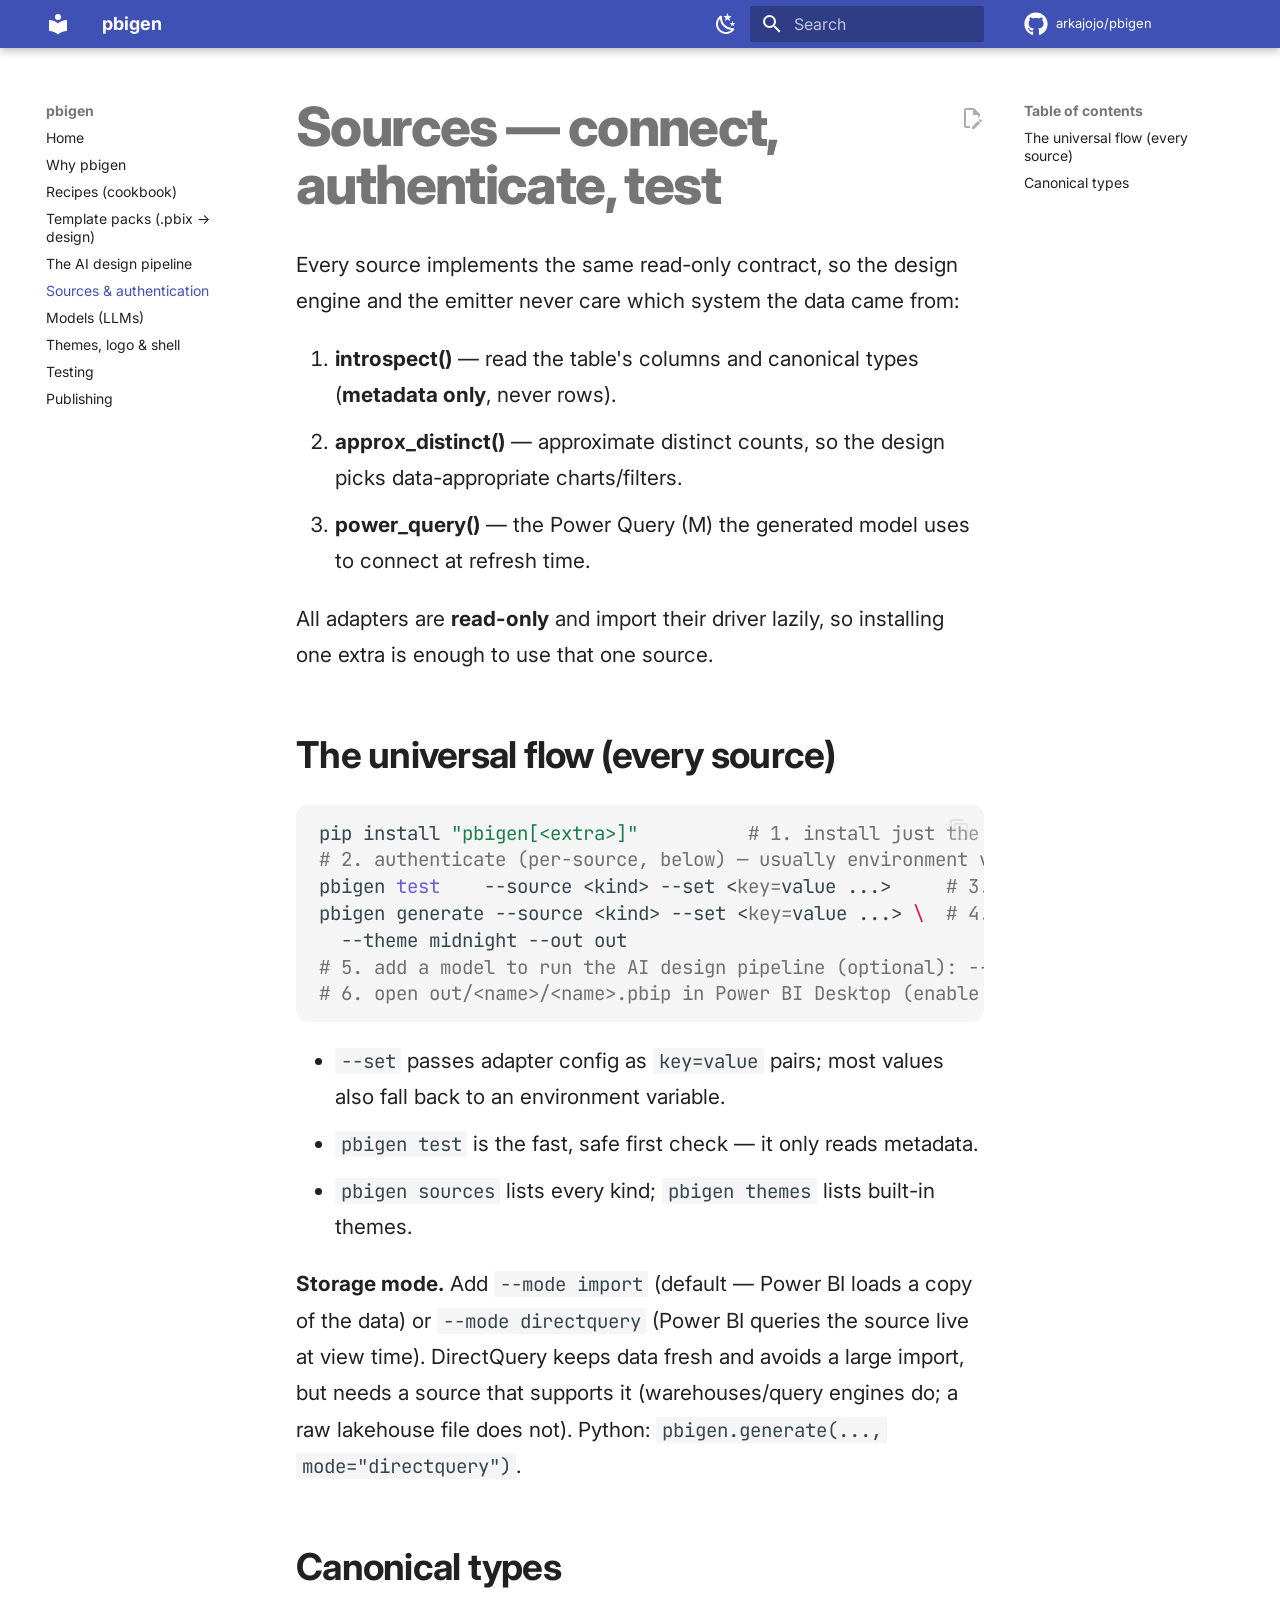
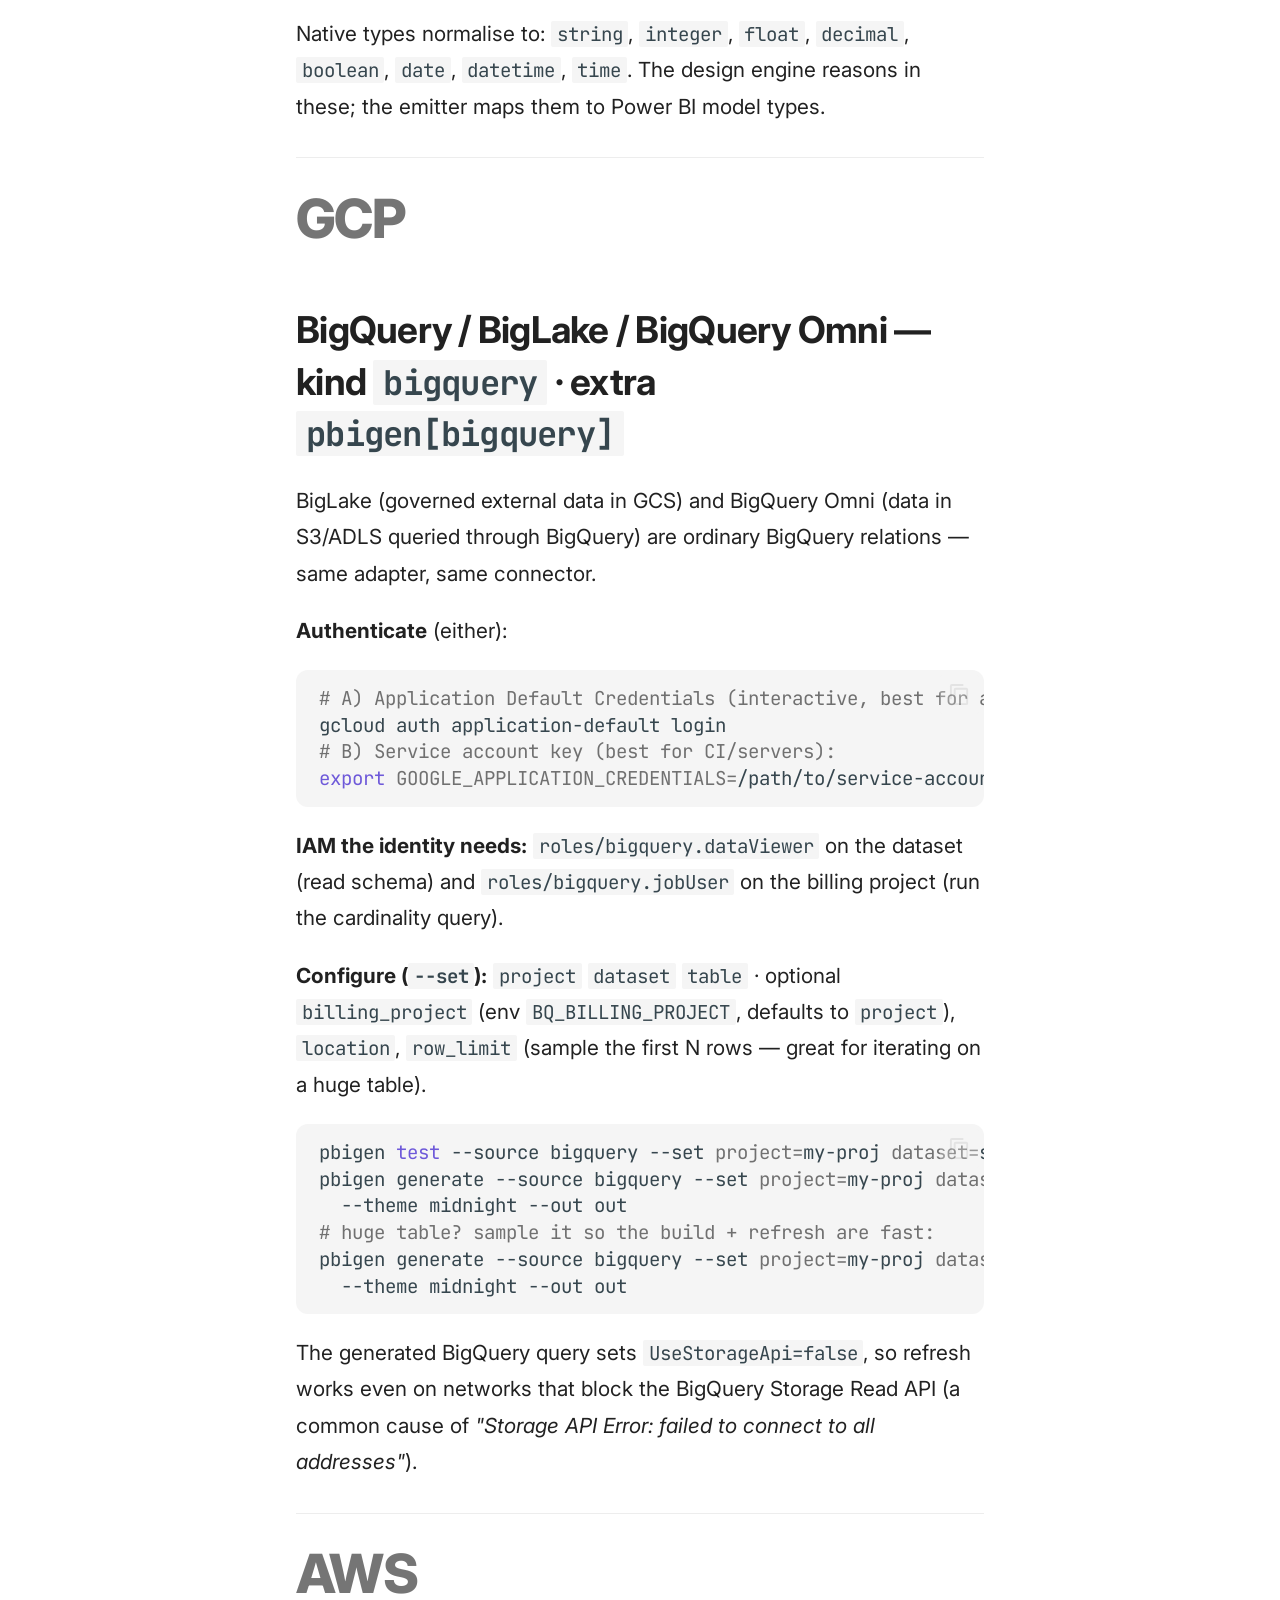
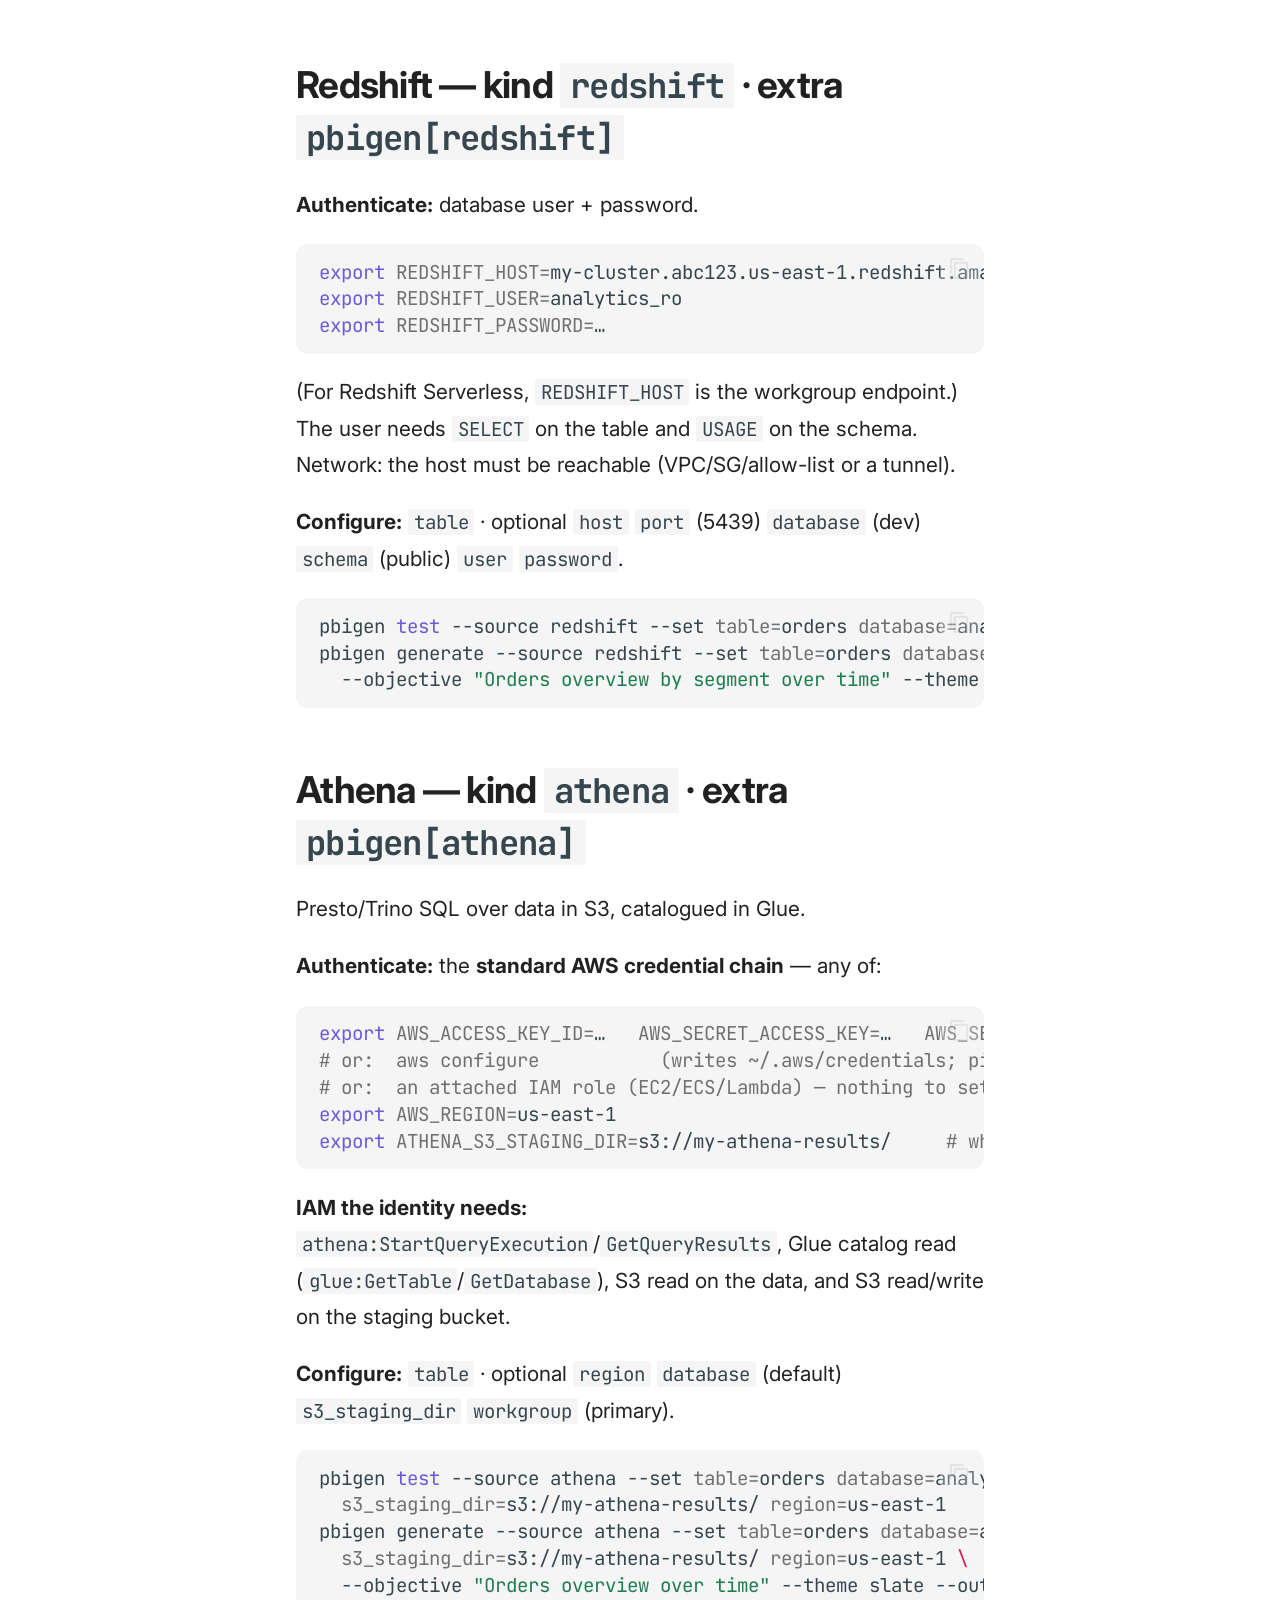
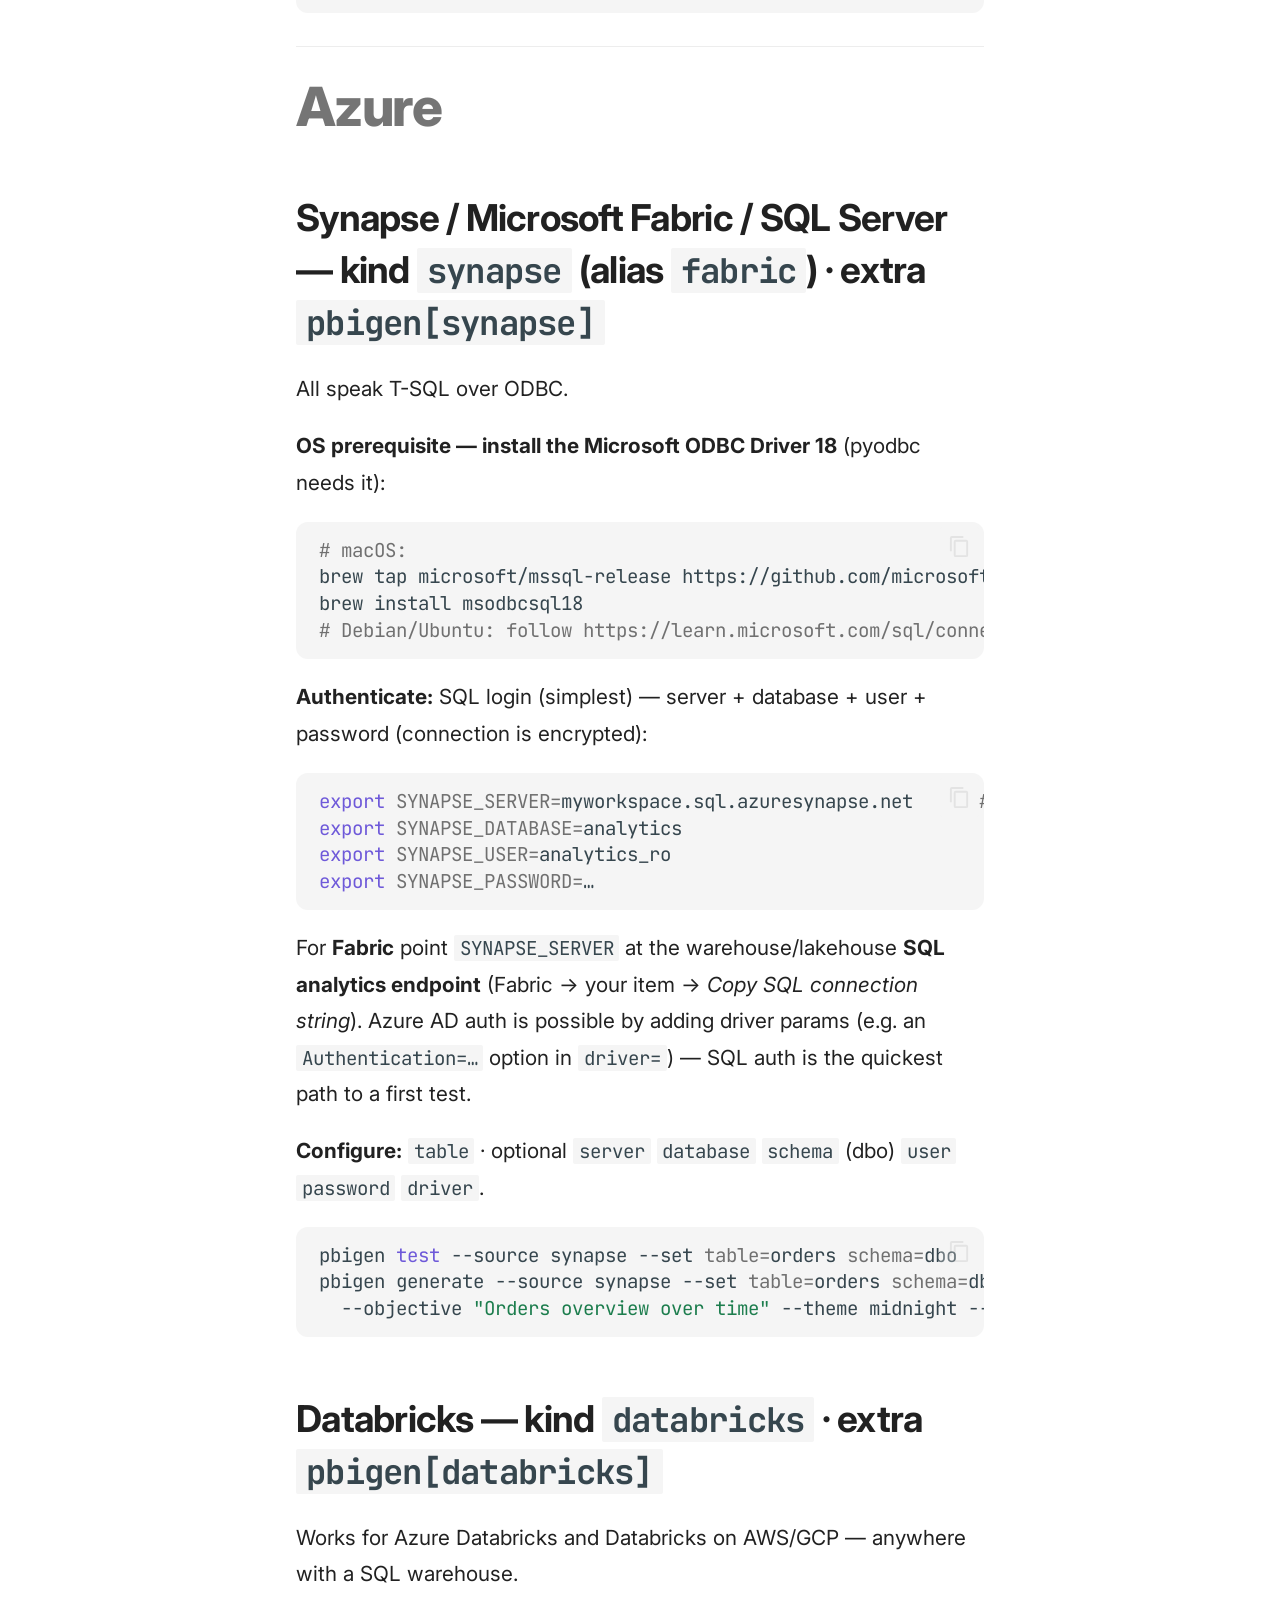
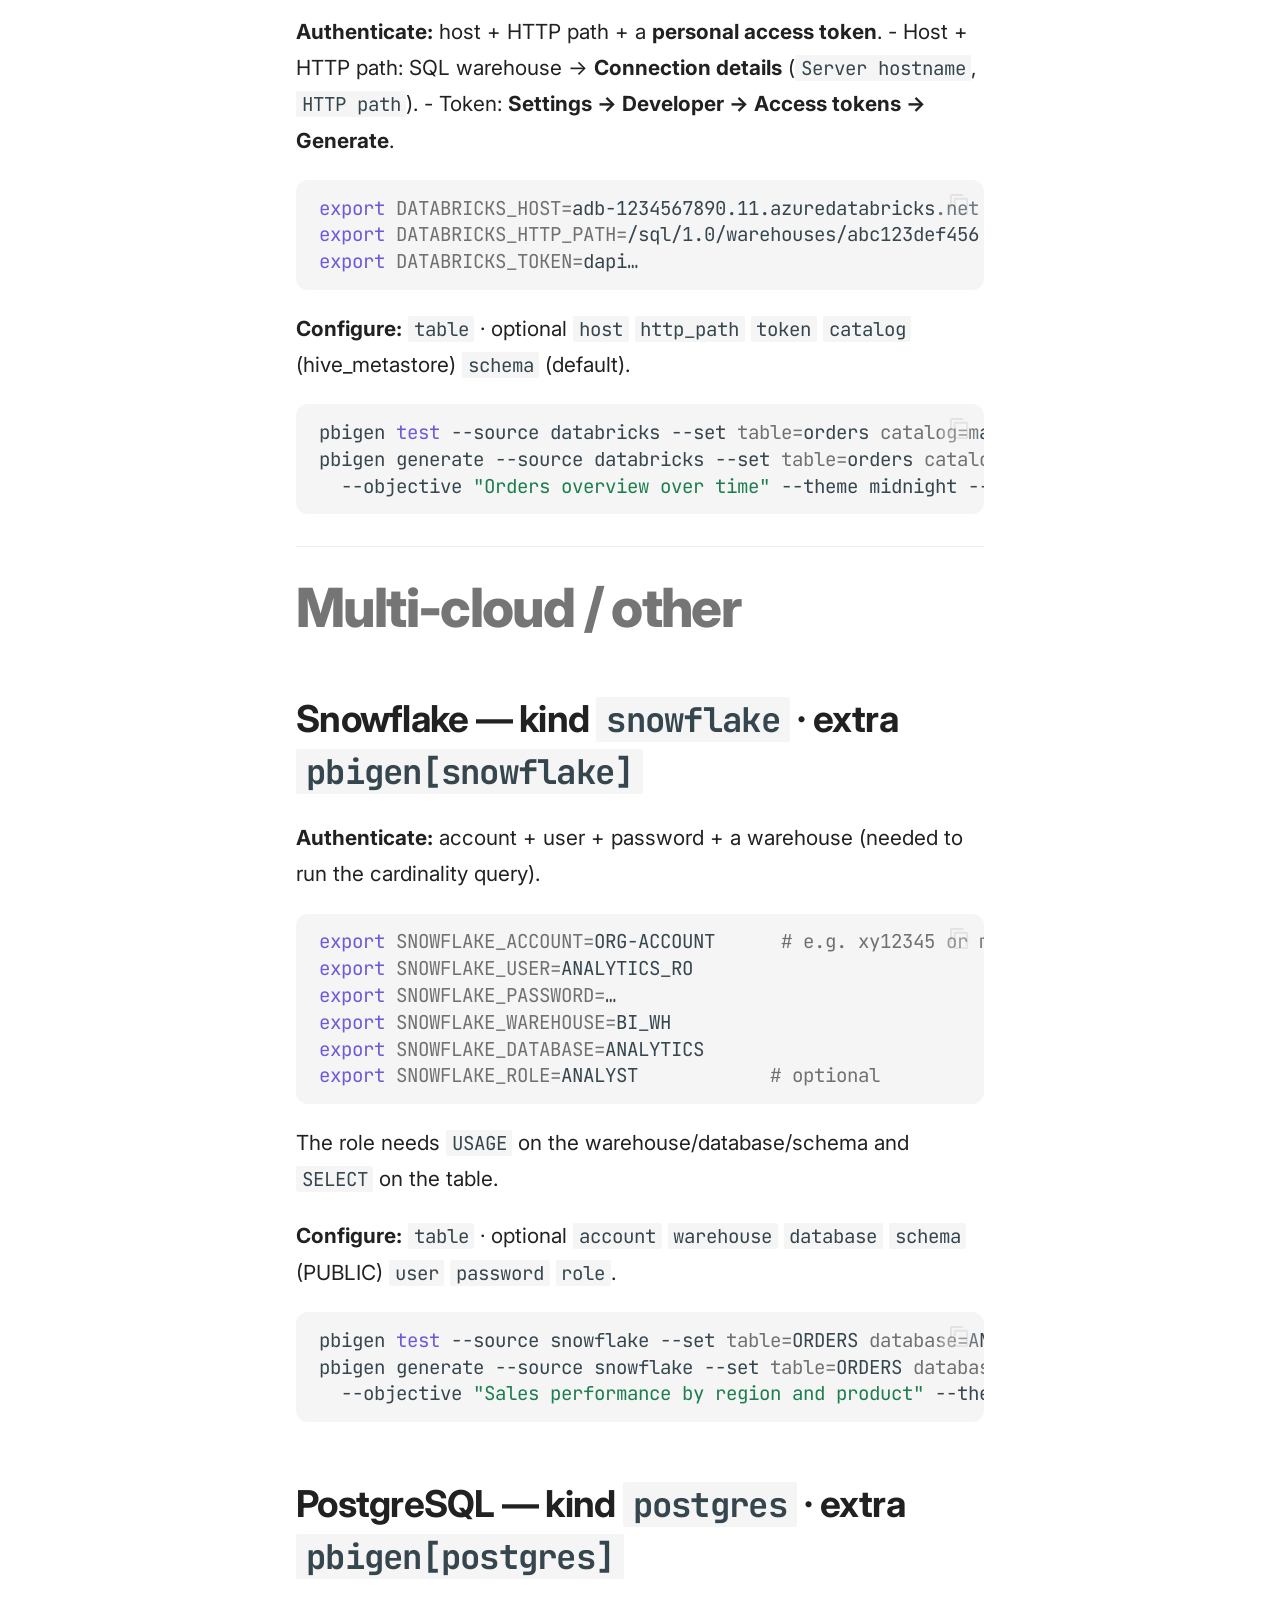
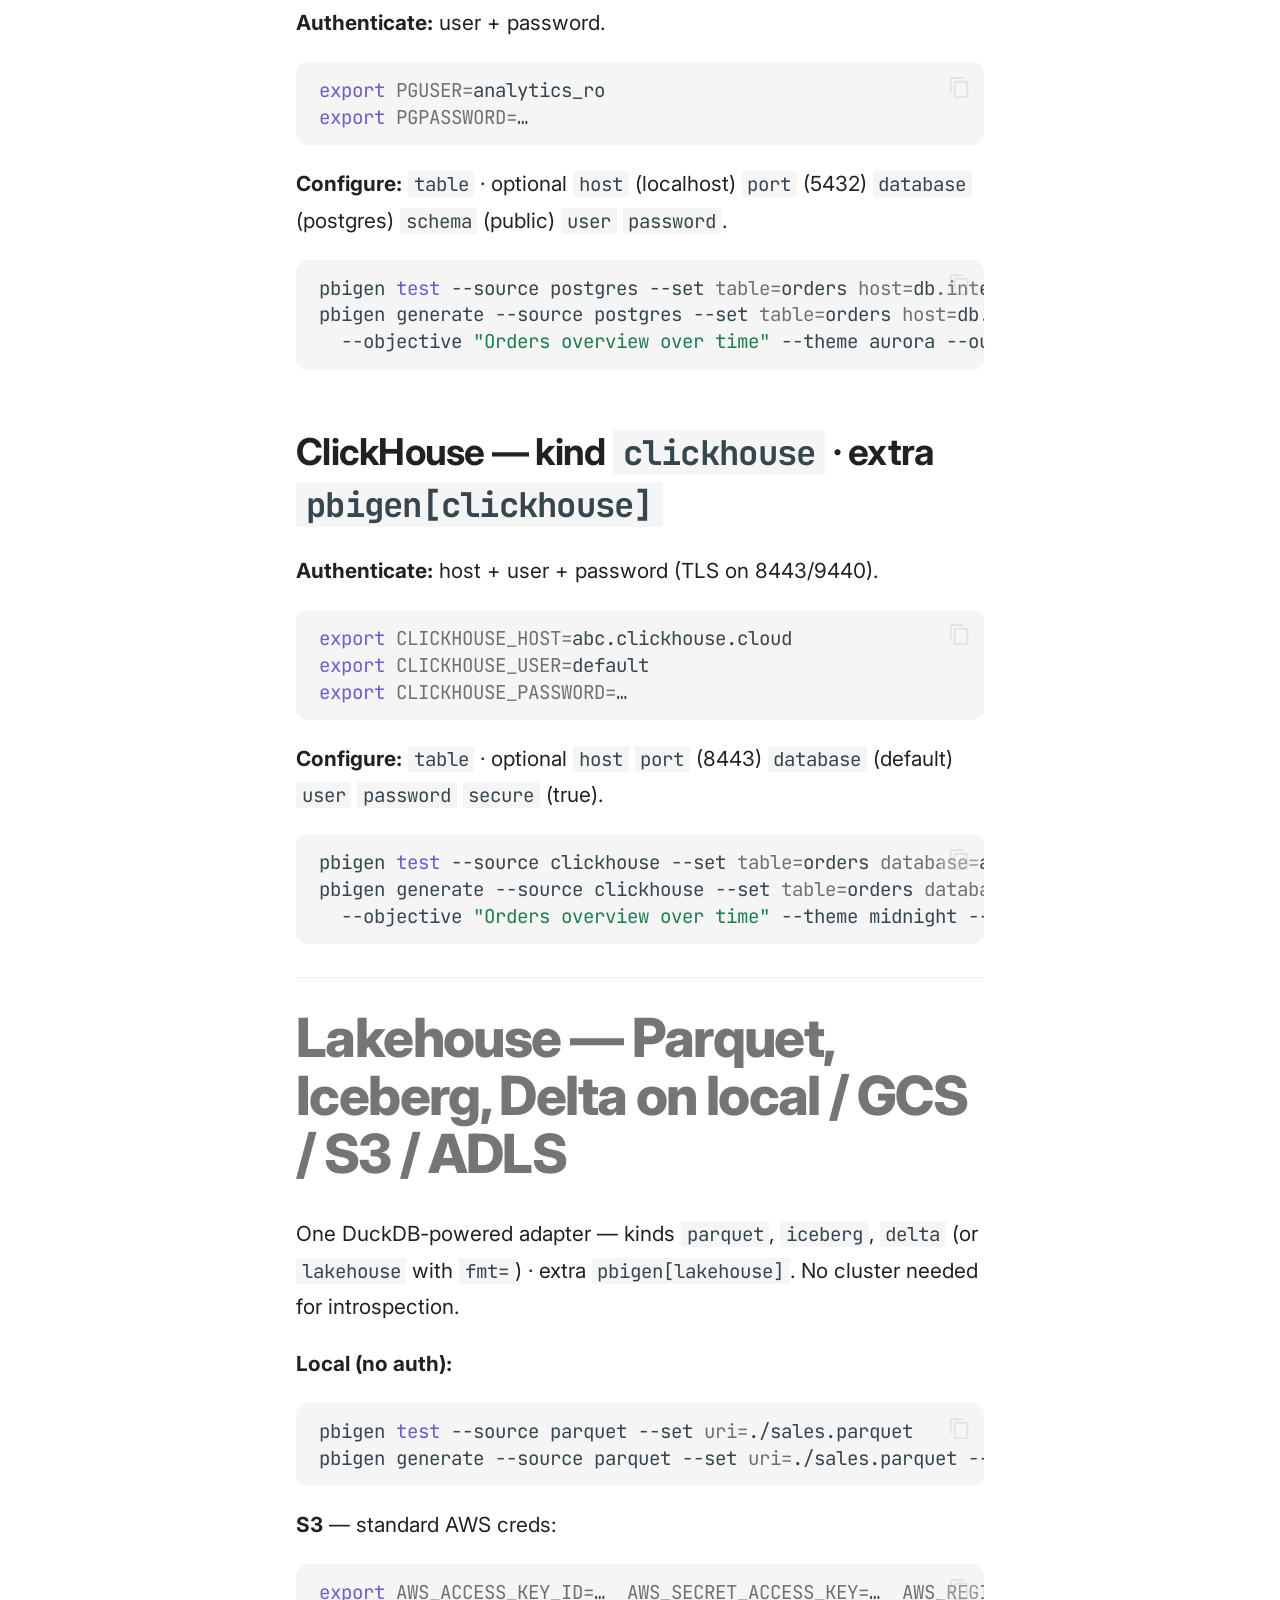
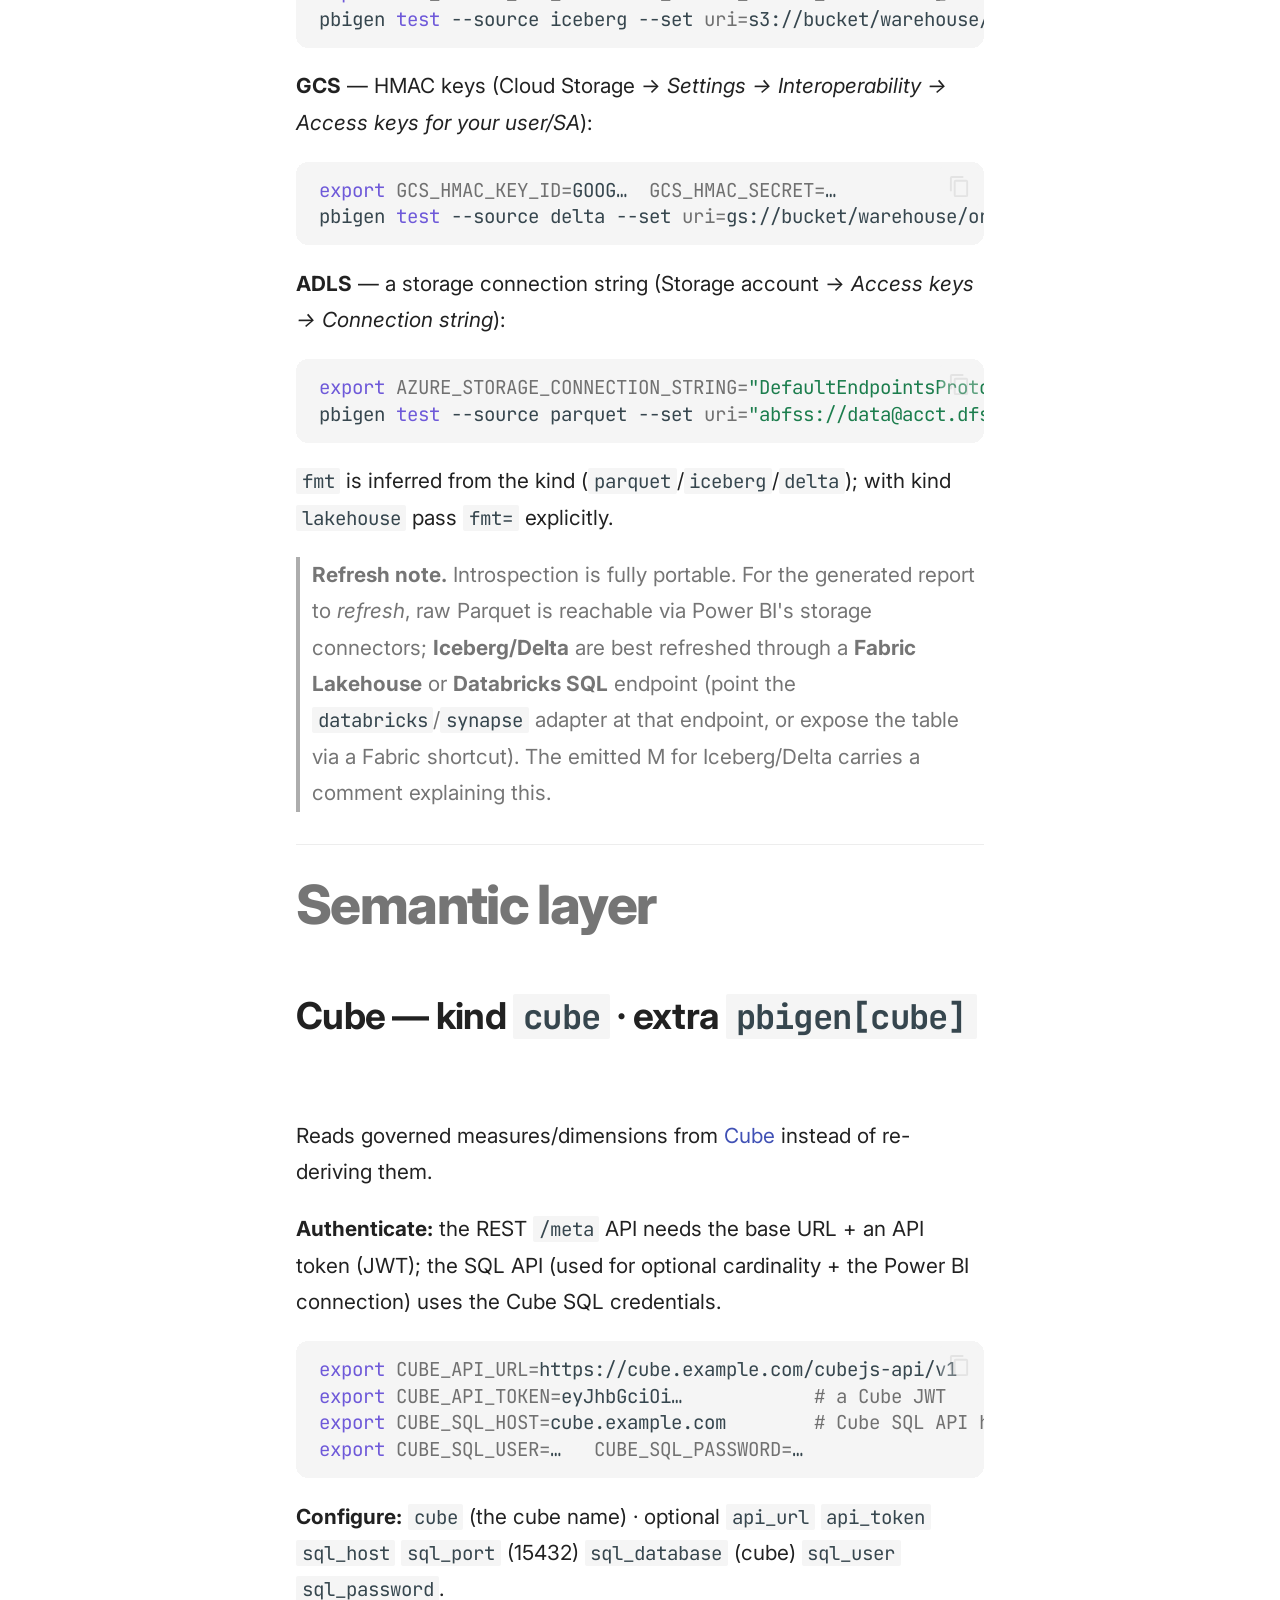
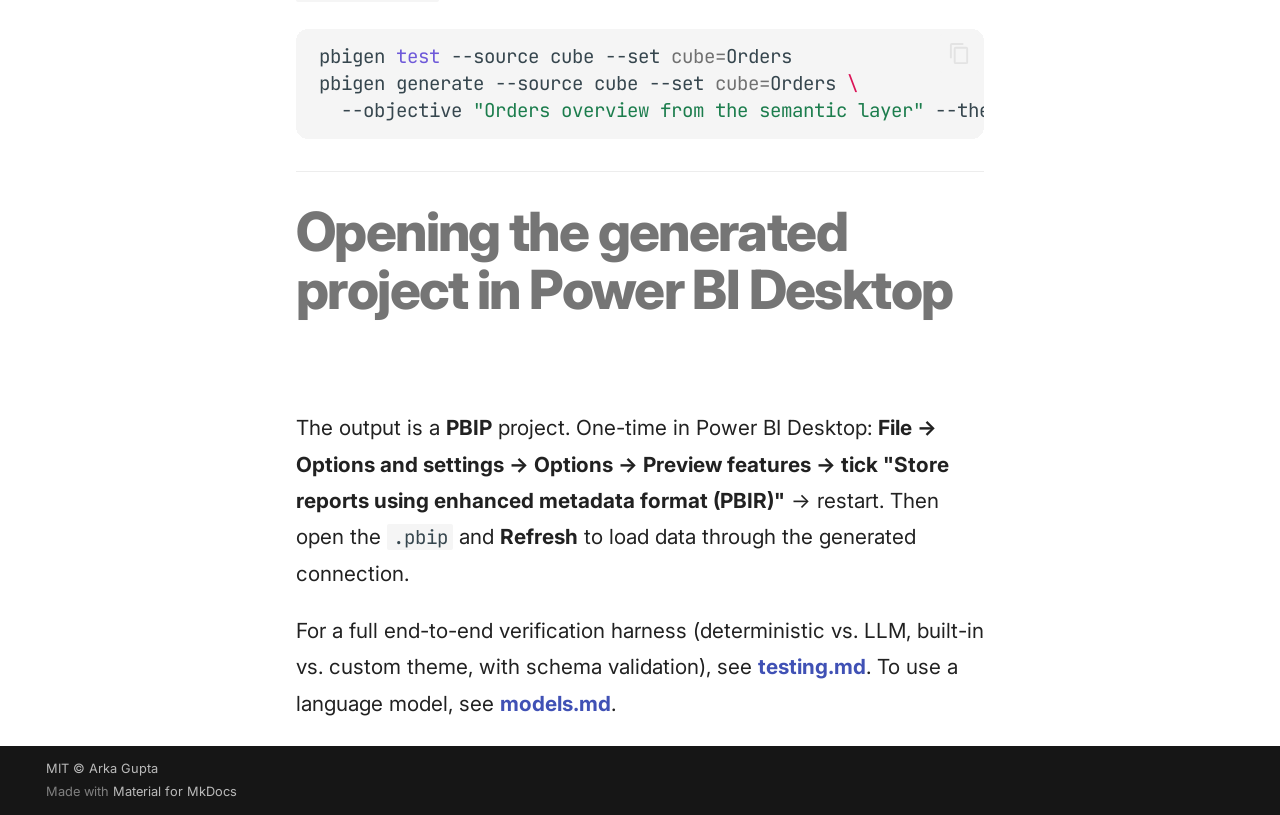
<file: sources/index.html>
<!doctype html>
<html lang="en" class="no-js">
  <head>
    
      <meta charset="utf-8">
      <meta name="viewport" content="width=device-width,initial-scale=1">
      
        <meta name="description" content="Your report's design, your data's story — Power BI dashboards generated from any data source.">
      
      
      
        <link rel="canonical" href="https://arkajojo.github.io/pbigen/sources/">
      
      
        <link rel="prev" href="../deterministic-vs-llm/">
      
      
        <link rel="next" href="../models/">
      
      
        
      
      
      <link rel="icon" href="../assets/images/favicon.png">
      <meta name="generator" content="mkdocs-1.6.1, mkdocs-material-9.7.7">
    
    
      
        <title>Sources & authentication - pbigen</title>
      
    
    
      <link rel="stylesheet" href="../assets/stylesheets/main.ec1eaa64.min.css">
      
        
        <link rel="stylesheet" href="../assets/stylesheets/palette.ab4e12ef.min.css">
      
      


    
    
      
    
    
      
        
        
        <link rel="preconnect" href="https://fonts.gstatic.com" crossorigin>
        <link rel="stylesheet" href="https://fonts.googleapis.com/css?family=Inter:300,300i,400,400i,700,700i%7CJetBrains+Mono:400,400i,700,700i&display=fallback">
        <style>:root{--md-text-font:"Inter";--md-code-font:"JetBrains Mono"}</style>
      
    
    
      <link rel="stylesheet" href="../stylesheets/extra.css">
    
    <script>__md_scope=new URL("..",location),__md_hash=e=>[...e].reduce(((e,_)=>(e<<5)-e+_.charCodeAt(0)),0),__md_get=(e,_=localStorage,t=__md_scope)=>JSON.parse(_.getItem(t.pathname+"."+e)),__md_set=(e,_,t=localStorage,a=__md_scope)=>{try{t.setItem(a.pathname+"."+e,JSON.stringify(_))}catch(e){}}</script>
    
      

    
    
  </head>
  
  
    
    
      
    
    
    
    
    <body dir="ltr" data-md-color-scheme="default" data-md-color-primary="indigo" data-md-color-accent="teal">
  
    
    <input class="md-toggle" data-md-toggle="drawer" type="checkbox" id="__drawer" autocomplete="off">
    <input class="md-toggle" data-md-toggle="search" type="checkbox" id="__search" autocomplete="off">
    <label class="md-overlay" for="__drawer"></label>
    <div data-md-component="skip">
      
        
        <a href="#sources-connect-authenticate-test" class="md-skip">
          Skip to content
        </a>
      
    </div>
    <div data-md-component="announce">
      
    </div>
    
    
      

  

<header class="md-header md-header--shadow" data-md-component="header">
  <nav class="md-header__inner md-grid" aria-label="Header">
    <a href=".." title="pbigen" class="md-header__button md-logo" aria-label="pbigen" data-md-component="logo">
      
  
  <svg xmlns="http://www.w3.org/2000/svg" viewBox="0 0 24 24"><path d="M12 8a3 3 0 0 0 3-3 3 3 0 0 0-3-3 3 3 0 0 0-3 3 3 3 0 0 0 3 3m0 3.54C9.64 9.35 6.5 8 3 8v11c3.5 0 6.64 1.35 9 3.54 2.36-2.19 5.5-3.54 9-3.54V8c-3.5 0-6.64 1.35-9 3.54"/></svg>

    </a>
    <label class="md-header__button md-icon" for="__drawer">
      
      <svg xmlns="http://www.w3.org/2000/svg" viewBox="0 0 24 24"><path d="M3 6h18v2H3zm0 5h18v2H3zm0 5h18v2H3z"/></svg>
    </label>
    <div class="md-header__title" data-md-component="header-title">
      <div class="md-header__ellipsis">
        <div class="md-header__topic">
          <span class="md-ellipsis">
            pbigen
          </span>
        </div>
        <div class="md-header__topic" data-md-component="header-topic">
          <span class="md-ellipsis">
            
              Sources & authentication
            
          </span>
        </div>
      </div>
    </div>
    
      
        <form class="md-header__option" data-md-component="palette">
  
    
    
    
    <input class="md-option" data-md-color-media="(prefers-color-scheme: light)" data-md-color-scheme="default" data-md-color-primary="indigo" data-md-color-accent="teal"  aria-label="Switch to dark mode"  type="radio" name="__palette" id="__palette_0">
    
      <label class="md-header__button md-icon" title="Switch to dark mode" for="__palette_1" hidden>
        <svg xmlns="http://www.w3.org/2000/svg" viewBox="0 0 24 24"><path d="m17.75 4.09-2.53 1.94.91 3.06-2.63-1.81-2.63 1.81.91-3.06-2.53-1.94L12.44 4l1.06-3 1.06 3zm3.5 6.91-1.64 1.25.59 1.98-1.7-1.17-1.7 1.17.59-1.98L15.75 11l2.06-.05L18.5 9l.69 1.95zm-2.28 4.95c.83-.08 1.72 1.1 1.19 1.85-.32.45-.66.87-1.08 1.27C15.17 23 8.84 23 4.94 19.07c-3.91-3.9-3.91-10.24 0-14.14.4-.4.82-.76 1.27-1.08.75-.53 1.93.36 1.85 1.19-.27 2.86.69 5.83 2.89 8.02a9.96 9.96 0 0 0 8.02 2.89m-1.64 2.02a12.08 12.08 0 0 1-7.8-3.47c-2.17-2.19-3.33-5-3.49-7.82-2.81 3.14-2.7 7.96.31 10.98 3.02 3.01 7.84 3.12 10.98.31"/></svg>
      </label>
    
  
    
    
    
    <input class="md-option" data-md-color-media="(prefers-color-scheme: dark)" data-md-color-scheme="slate" data-md-color-primary="indigo" data-md-color-accent="teal"  aria-label="Switch to light mode"  type="radio" name="__palette" id="__palette_1">
    
      <label class="md-header__button md-icon" title="Switch to light mode" for="__palette_0" hidden>
        <svg xmlns="http://www.w3.org/2000/svg" viewBox="0 0 24 24"><path d="M12 7a5 5 0 0 1 5 5 5 5 0 0 1-5 5 5 5 0 0 1-5-5 5 5 0 0 1 5-5m0 2a3 3 0 0 0-3 3 3 3 0 0 0 3 3 3 3 0 0 0 3-3 3 3 0 0 0-3-3m0-7 2.39 3.42C13.65 5.15 12.84 5 12 5s-1.65.15-2.39.42zM3.34 7l4.16-.35A7.2 7.2 0 0 0 5.94 8.5c-.44.74-.69 1.5-.83 2.29zm.02 10 1.76-3.77a7.131 7.131 0 0 0 2.38 4.14zM20.65 7l-1.77 3.79a7.02 7.02 0 0 0-2.38-4.15zm-.01 10-4.14.36c.59-.51 1.12-1.14 1.54-1.86.42-.73.69-1.5.83-2.29zM12 22l-2.41-3.44c.74.27 1.55.44 2.41.44.82 0 1.63-.17 2.37-.44z"/></svg>
      </label>
    
  
</form>
      
    
    
      <script>var palette=__md_get("__palette");if(palette&&palette.color){if("(prefers-color-scheme)"===palette.color.media){var media=matchMedia("(prefers-color-scheme: light)"),input=document.querySelector(media.matches?"[data-md-color-media='(prefers-color-scheme: light)']":"[data-md-color-media='(prefers-color-scheme: dark)']");palette.color.media=input.getAttribute("data-md-color-media"),palette.color.scheme=input.getAttribute("data-md-color-scheme"),palette.color.primary=input.getAttribute("data-md-color-primary"),palette.color.accent=input.getAttribute("data-md-color-accent")}for(var[key,value]of Object.entries(palette.color))document.body.setAttribute("data-md-color-"+key,value)}</script>
    
    
    
      
      
        <label class="md-header__button md-icon" for="__search">
          
          <svg xmlns="http://www.w3.org/2000/svg" viewBox="0 0 24 24"><path d="M9.5 3A6.5 6.5 0 0 1 16 9.5c0 1.61-.59 3.09-1.56 4.23l.27.27h.79l5 5-1.5 1.5-5-5v-.79l-.27-.27A6.52 6.52 0 0 1 9.5 16 6.5 6.5 0 0 1 3 9.5 6.5 6.5 0 0 1 9.5 3m0 2C7 5 5 7 5 9.5S7 14 9.5 14 14 12 14 9.5 12 5 9.5 5"/></svg>
        </label>
        <div class="md-search" data-md-component="search" role="dialog">
  <label class="md-search__overlay" for="__search"></label>
  <div class="md-search__inner" role="search">
    <form class="md-search__form" name="search">
      <input type="text" class="md-search__input" name="query" aria-label="Search" placeholder="Search" autocapitalize="off" autocorrect="off" autocomplete="off" spellcheck="false" data-md-component="search-query" required>
      <label class="md-search__icon md-icon" for="__search">
        
        <svg xmlns="http://www.w3.org/2000/svg" viewBox="0 0 24 24"><path d="M9.5 3A6.5 6.5 0 0 1 16 9.5c0 1.61-.59 3.09-1.56 4.23l.27.27h.79l5 5-1.5 1.5-5-5v-.79l-.27-.27A6.52 6.52 0 0 1 9.5 16 6.5 6.5 0 0 1 3 9.5 6.5 6.5 0 0 1 9.5 3m0 2C7 5 5 7 5 9.5S7 14 9.5 14 14 12 14 9.5 12 5 9.5 5"/></svg>
        
        <svg xmlns="http://www.w3.org/2000/svg" viewBox="0 0 24 24"><path d="M20 11v2H8l5.5 5.5-1.42 1.42L4.16 12l7.92-7.92L13.5 5.5 8 11z"/></svg>
      </label>
      <nav class="md-search__options" aria-label="Search">
        
        <button type="reset" class="md-search__icon md-icon" title="Clear" aria-label="Clear" tabindex="-1">
          
          <svg xmlns="http://www.w3.org/2000/svg" viewBox="0 0 24 24"><path d="M19 6.41 17.59 5 12 10.59 6.41 5 5 6.41 10.59 12 5 17.59 6.41 19 12 13.41 17.59 19 19 17.59 13.41 12z"/></svg>
        </button>
      </nav>
      
        <div class="md-search__suggest" data-md-component="search-suggest"></div>
      
    </form>
    <div class="md-search__output">
      <div class="md-search__scrollwrap" tabindex="0" data-md-scrollfix>
        <div class="md-search-result" data-md-component="search-result">
          <div class="md-search-result__meta">
            Initializing search
          </div>
          <ol class="md-search-result__list" role="presentation"></ol>
        </div>
      </div>
    </div>
  </div>
</div>
      
    
    
      <div class="md-header__source">
        <a href="https://github.com/arkajojo/pbigen" title="Go to repository" class="md-source" data-md-component="source">
  <div class="md-source__icon md-icon">
    
    <svg xmlns="http://www.w3.org/2000/svg" viewBox="0 0 512 512"><!--! Font Awesome Free 7.1.0 by @fontawesome - https://fontawesome.com License - https://fontawesome.com/license/free (Icons: CC BY 4.0, Fonts: SIL OFL 1.1, Code: MIT License) Copyright 2025 Fonticons, Inc.--><path d="M173.9 397.4c0 2-2.3 3.6-5.2 3.6-3.3.3-5.6-1.3-5.6-3.6 0-2 2.3-3.6 5.2-3.6 3-.3 5.6 1.3 5.6 3.6m-31.1-4.5c-.7 2 1.3 4.3 4.3 4.9 2.6 1 5.6 0 6.2-2s-1.3-4.3-4.3-5.2c-2.6-.7-5.5.3-6.2 2.3m44.2-1.7c-2.9.7-4.9 2.6-4.6 4.9.3 2 2.9 3.3 5.9 2.6 2.9-.7 4.9-2.6 4.6-4.6-.3-1.9-3-3.2-5.9-2.9M252.8 8C114.1 8 8 113.3 8 252c0 110.9 69.8 205.8 169.5 239.2 12.8 2.3 17.3-5.6 17.3-12.1 0-6.2-.3-40.4-.3-61.4 0 0-70 15-84.7-29.8 0 0-11.4-29.1-27.8-36.6 0 0-22.9-15.7 1.6-15.4 0 0 24.9 2 38.6 25.8 21.9 38.6 58.6 27.5 72.9 20.9 2.3-16 8.8-27.1 16-33.7-55.9-6.2-112.3-14.3-112.3-110.5 0-27.5 7.6-41.3 23.6-58.9-2.6-6.5-11.1-33.3 2.6-67.9 20.9-6.5 69 27 69 27 20-5.6 41.5-8.5 62.8-8.5s42.8 2.9 62.8 8.5c0 0 48.1-33.6 69-27 13.7 34.7 5.2 61.4 2.6 67.9 16 17.7 25.8 31.5 25.8 58.9 0 96.5-58.9 104.2-114.8 110.5 9.2 7.9 17 22.9 17 46.4 0 33.7-.3 75.4-.3 83.6 0 6.5 4.6 14.4 17.3 12.1C436.2 457.8 504 362.9 504 252 504 113.3 391.5 8 252.8 8M105.2 352.9c-1.3 1-1 3.3.7 5.2 1.6 1.6 3.9 2.3 5.2 1 1.3-1 1-3.3-.7-5.2-1.6-1.6-3.9-2.3-5.2-1m-10.8-8.1c-.7 1.3.3 2.9 2.3 3.9 1.6 1 3.6.7 4.3-.7.7-1.3-.3-2.9-2.3-3.9-2-.6-3.6-.3-4.3.7m32.4 35.6c-1.6 1.3-1 4.3 1.3 6.2 2.3 2.3 5.2 2.6 6.5 1 1.3-1.3.7-4.3-1.3-6.2-2.2-2.3-5.2-2.6-6.5-1m-11.4-14.7c-1.6 1-1.6 3.6 0 5.9s4.3 3.3 5.6 2.3c1.6-1.3 1.6-3.9 0-6.2-1.4-2.3-4-3.3-5.6-2"/></svg>
  </div>
  <div class="md-source__repository">
    arkajojo/pbigen
  </div>
</a>
      </div>
    
  </nav>
  
</header>
    
    <div class="md-container" data-md-component="container">
      
      
        
          
        
      
      <main class="md-main" data-md-component="main">
        <div class="md-main__inner md-grid">
          
            
              
              <div class="md-sidebar md-sidebar--primary" data-md-component="sidebar" data-md-type="navigation" >
                <div class="md-sidebar__scrollwrap">
                  <div class="md-sidebar__inner">
                    



<nav class="md-nav md-nav--primary" aria-label="Navigation" data-md-level="0">
  <label class="md-nav__title" for="__drawer">
    <a href=".." title="pbigen" class="md-nav__button md-logo" aria-label="pbigen" data-md-component="logo">
      
  
  <svg xmlns="http://www.w3.org/2000/svg" viewBox="0 0 24 24"><path d="M12 8a3 3 0 0 0 3-3 3 3 0 0 0-3-3 3 3 0 0 0-3 3 3 3 0 0 0 3 3m0 3.54C9.64 9.35 6.5 8 3 8v11c3.5 0 6.64 1.35 9 3.54 2.36-2.19 5.5-3.54 9-3.54V8c-3.5 0-6.64 1.35-9 3.54"/></svg>

    </a>
    pbigen
  </label>
  
    <div class="md-nav__source">
      <a href="https://github.com/arkajojo/pbigen" title="Go to repository" class="md-source" data-md-component="source">
  <div class="md-source__icon md-icon">
    
    <svg xmlns="http://www.w3.org/2000/svg" viewBox="0 0 512 512"><!--! Font Awesome Free 7.1.0 by @fontawesome - https://fontawesome.com License - https://fontawesome.com/license/free (Icons: CC BY 4.0, Fonts: SIL OFL 1.1, Code: MIT License) Copyright 2025 Fonticons, Inc.--><path d="M173.9 397.4c0 2-2.3 3.6-5.2 3.6-3.3.3-5.6-1.3-5.6-3.6 0-2 2.3-3.6 5.2-3.6 3-.3 5.6 1.3 5.6 3.6m-31.1-4.5c-.7 2 1.3 4.3 4.3 4.9 2.6 1 5.6 0 6.2-2s-1.3-4.3-4.3-5.2c-2.6-.7-5.5.3-6.2 2.3m44.2-1.7c-2.9.7-4.9 2.6-4.6 4.9.3 2 2.9 3.3 5.9 2.6 2.9-.7 4.9-2.6 4.6-4.6-.3-1.9-3-3.2-5.9-2.9M252.8 8C114.1 8 8 113.3 8 252c0 110.9 69.8 205.8 169.5 239.2 12.8 2.3 17.3-5.6 17.3-12.1 0-6.2-.3-40.4-.3-61.4 0 0-70 15-84.7-29.8 0 0-11.4-29.1-27.8-36.6 0 0-22.9-15.7 1.6-15.4 0 0 24.9 2 38.6 25.8 21.9 38.6 58.6 27.5 72.9 20.9 2.3-16 8.8-27.1 16-33.7-55.9-6.2-112.3-14.3-112.3-110.5 0-27.5 7.6-41.3 23.6-58.9-2.6-6.5-11.1-33.3 2.6-67.9 20.9-6.5 69 27 69 27 20-5.6 41.5-8.5 62.8-8.5s42.8 2.9 62.8 8.5c0 0 48.1-33.6 69-27 13.7 34.7 5.2 61.4 2.6 67.9 16 17.7 25.8 31.5 25.8 58.9 0 96.5-58.9 104.2-114.8 110.5 9.2 7.9 17 22.9 17 46.4 0 33.7-.3 75.4-.3 83.6 0 6.5 4.6 14.4 17.3 12.1C436.2 457.8 504 362.9 504 252 504 113.3 391.5 8 252.8 8M105.2 352.9c-1.3 1-1 3.3.7 5.2 1.6 1.6 3.9 2.3 5.2 1 1.3-1 1-3.3-.7-5.2-1.6-1.6-3.9-2.3-5.2-1m-10.8-8.1c-.7 1.3.3 2.9 2.3 3.9 1.6 1 3.6.7 4.3-.7.7-1.3-.3-2.9-2.3-3.9-2-.6-3.6-.3-4.3.7m32.4 35.6c-1.6 1.3-1 4.3 1.3 6.2 2.3 2.3 5.2 2.6 6.5 1 1.3-1.3.7-4.3-1.3-6.2-2.2-2.3-5.2-2.6-6.5-1m-11.4-14.7c-1.6 1-1.6 3.6 0 5.9s4.3 3.3 5.6 2.3c1.6-1.3 1.6-3.9 0-6.2-1.4-2.3-4-3.3-5.6-2"/></svg>
  </div>
  <div class="md-source__repository">
    arkajojo/pbigen
  </div>
</a>
    </div>
  
  <ul class="md-nav__list" data-md-scrollfix>
    
      
      
  
  
  
  
    <li class="md-nav__item">
      <a href=".." class="md-nav__link">
        
  
  
  <span class="md-ellipsis">
    
  
    Home
  

    
  </span>
  
  

      </a>
    </li>
  

    
      
      
  
  
  
  
    <li class="md-nav__item">
      <a href="../why/" class="md-nav__link">
        
  
  
  <span class="md-ellipsis">
    
  
    Why pbigen
  

    
  </span>
  
  

      </a>
    </li>
  

    
      
      
  
  
  
  
    <li class="md-nav__item">
      <a href="../recipes/" class="md-nav__link">
        
  
  
  <span class="md-ellipsis">
    
  
    Recipes (cookbook)
  

    
  </span>
  
  

      </a>
    </li>
  

    
      
      
  
  
  
  
    <li class="md-nav__item">
      <a href="../templates/" class="md-nav__link">
        
  
  
  <span class="md-ellipsis">
    
  
    Template packs (.pbix → design)
  

    
  </span>
  
  

      </a>
    </li>
  

    
      
      
  
  
  
  
    <li class="md-nav__item">
      <a href="../deterministic-vs-llm/" class="md-nav__link">
        
  
  
  <span class="md-ellipsis">
    
  
    The AI design pipeline
  

    
  </span>
  
  

      </a>
    </li>
  

    
      
      
  
  
    
  
  
  
    <li class="md-nav__item md-nav__item--active">
      
      <input class="md-nav__toggle md-toggle" type="checkbox" id="__toc">
      
      
        
      
      
        <label class="md-nav__link md-nav__link--active" for="__toc">
          
  
  
  <span class="md-ellipsis">
    
  
    Sources & authentication
  

    
  </span>
  
  

          <span class="md-nav__icon md-icon"></span>
        </label>
      
      <a href="./" class="md-nav__link md-nav__link--active">
        
  
  
  <span class="md-ellipsis">
    
  
    Sources & authentication
  

    
  </span>
  
  

      </a>
      
        

<nav class="md-nav md-nav--secondary" aria-label="Table of contents">
  
  
  
    
  
  
    <label class="md-nav__title" for="__toc">
      <span class="md-nav__icon md-icon"></span>
      Table of contents
    </label>
    <ul class="md-nav__list" data-md-component="toc" data-md-scrollfix>
      
        <li class="md-nav__item">
  <a href="#the-universal-flow-every-source" class="md-nav__link">
    <span class="md-ellipsis">
      
        The universal flow (every source)
      
    </span>
  </a>
  
</li>
      
        <li class="md-nav__item">
  <a href="#canonical-types" class="md-nav__link">
    <span class="md-ellipsis">
      
        Canonical types
      
    </span>
  </a>
  
</li>
      
    </ul>
  
</nav>
      
    </li>
  

    
      
      
  
  
  
  
    <li class="md-nav__item">
      <a href="../models/" class="md-nav__link">
        
  
  
  <span class="md-ellipsis">
    
  
    Models (LLMs)
  

    
  </span>
  
  

      </a>
    </li>
  

    
      
      
  
  
  
  
    <li class="md-nav__item">
      <a href="../themes/" class="md-nav__link">
        
  
  
  <span class="md-ellipsis">
    
  
    Themes, logo & shell
  

    
  </span>
  
  

      </a>
    </li>
  

    
      
      
  
  
  
  
    <li class="md-nav__item">
      <a href="../testing/" class="md-nav__link">
        
  
  
  <span class="md-ellipsis">
    
  
    Testing
  

    
  </span>
  
  

      </a>
    </li>
  

    
      
      
  
  
  
  
    <li class="md-nav__item">
      <a href="../publishing/" class="md-nav__link">
        
  
  
  <span class="md-ellipsis">
    
  
    Publishing
  

    
  </span>
  
  

      </a>
    </li>
  

    
  </ul>
</nav>
                  </div>
                </div>
              </div>
            
            
              
              <div class="md-sidebar md-sidebar--secondary" data-md-component="sidebar" data-md-type="toc" >
                <div class="md-sidebar__scrollwrap">
                  <div class="md-sidebar__inner">
                    

<nav class="md-nav md-nav--secondary" aria-label="Table of contents">
  
  
  
    
  
  
    <label class="md-nav__title" for="__toc">
      <span class="md-nav__icon md-icon"></span>
      Table of contents
    </label>
    <ul class="md-nav__list" data-md-component="toc" data-md-scrollfix>
      
        <li class="md-nav__item">
  <a href="#the-universal-flow-every-source" class="md-nav__link">
    <span class="md-ellipsis">
      
        The universal flow (every source)
      
    </span>
  </a>
  
</li>
      
        <li class="md-nav__item">
  <a href="#canonical-types" class="md-nav__link">
    <span class="md-ellipsis">
      
        Canonical types
      
    </span>
  </a>
  
</li>
      
    </ul>
  
</nav>
                  </div>
                </div>
              </div>
            
          
          
            <div class="md-content" data-md-component="content">
              
              <article class="md-content__inner md-typeset">
                
                  


  
    <a href="https://github.com/arkajojo/pbigen/edit/main/docs/sources.md" title="Edit this page" class="md-content__button md-icon" rel="edit">
      
      <svg xmlns="http://www.w3.org/2000/svg" viewBox="0 0 24 24"><path d="M10 20H6V4h7v5h5v3.1l2-2V8l-6-6H6c-1.1 0-2 .9-2 2v16c0 1.1.9 2 2 2h4zm10.2-7c.1 0 .3.1.4.2l1.3 1.3c.2.2.2.6 0 .8l-1 1-2.1-2.1 1-1c.1-.1.2-.2.4-.2m0 3.9L14.1 23H12v-2.1l6.1-6.1z"/></svg>
    </a>
  
  


<h1 id="sources-connect-authenticate-test">Sources — connect, authenticate, test<a class="headerlink" href="#sources-connect-authenticate-test" title="Permanent link">&para;</a></h1>
<p>Every source implements the same read-only contract, so the design engine and the emitter never
care which system the data came from:</p>
<ol>
<li><strong>introspect()</strong> — read the table's columns and canonical types (<strong>metadata only</strong>, never rows).</li>
<li><strong>approx_distinct()</strong> — approximate distinct counts, so the design picks data-appropriate charts/filters.</li>
<li><strong>power_query()</strong> — the Power Query (M) the generated model uses to connect at refresh time.</li>
</ol>
<p>All adapters are <strong>read-only</strong> and import their driver lazily, so installing one extra is enough to
use that one source.</p>
<h2 id="the-universal-flow-every-source">The universal flow (every source)<a class="headerlink" href="#the-universal-flow-every-source" title="Permanent link">&para;</a></h2>
<div class="highlight"><pre><span></span><code><a id="__codelineno-0-1" name="__codelineno-0-1" href="#__codelineno-0-1"></a>pip<span class="w"> </span>install<span class="w"> </span><span class="s2">"pbigen[&lt;extra&gt;]"</span><span class="w">          </span><span class="c1"># 1. install just the driver you need</span>
<a id="__codelineno-0-2" name="__codelineno-0-2" href="#__codelineno-0-2"></a><span class="c1"># 2. authenticate (per-source, below) — usually environment variables</span>
<a id="__codelineno-0-3" name="__codelineno-0-3" href="#__codelineno-0-3"></a>pbigen<span class="w"> </span><span class="nb">test</span><span class="w">    </span>--source<span class="w"> </span>&lt;kind&gt;<span class="w"> </span>--set<span class="w"> </span>&lt;<span class="nv">key</span><span class="o">=</span>value<span class="w"> </span>...&gt;<span class="w">     </span><span class="c1"># 3. verify connectivity + introspection</span>
<a id="__codelineno-0-4" name="__codelineno-0-4" href="#__codelineno-0-4"></a>pbigen<span class="w"> </span>generate<span class="w"> </span>--source<span class="w"> </span>&lt;kind&gt;<span class="w"> </span>--set<span class="w"> </span>&lt;<span class="nv">key</span><span class="o">=</span>value<span class="w"> </span>...&gt;<span class="w"> </span><span class="se">\ </span><span class="w"> </span><span class="c1"># 4. generate (deterministic by default)</span>
<a id="__codelineno-0-5" name="__codelineno-0-5" href="#__codelineno-0-5"></a><span class="w">  </span>--theme<span class="w"> </span>midnight<span class="w"> </span>--out<span class="w"> </span>out
<a id="__codelineno-0-6" name="__codelineno-0-6" href="#__codelineno-0-6"></a><span class="c1"># 5. add a model to run the AI design pipeline (optional): --model &lt;id&gt;   (see docs/models.md)</span>
<a id="__codelineno-0-7" name="__codelineno-0-7" href="#__codelineno-0-7"></a><span class="c1"># 6. open out/&lt;name&gt;/&lt;name&gt;.pbip in Power BI Desktop (enable the PBIR preview) and Refresh</span>
</code></pre></div>
<ul>
<li><code>--set</code> passes adapter config as <code>key=value</code> pairs; most values also fall back to an environment variable.</li>
<li><code>pbigen test</code> is the fast, safe first check — it only reads metadata.</li>
<li><code>pbigen sources</code> lists every kind; <code>pbigen themes</code> lists built-in themes.</li>
</ul>
<p><strong>Storage mode.</strong> Add <code>--mode import</code> (default — Power BI loads a copy of the data) or
<code>--mode directquery</code> (Power BI queries the source live at view time). DirectQuery keeps data fresh
and avoids a large import, but needs a source that supports it (warehouses/query engines do; a raw
lakehouse file does not). Python: <code>pbigen.generate(..., mode="directquery")</code>.</p>
<h2 id="canonical-types">Canonical types<a class="headerlink" href="#canonical-types" title="Permanent link">&para;</a></h2>
<p>Native types normalise to: <code>string</code>, <code>integer</code>, <code>float</code>, <code>decimal</code>, <code>boolean</code>, <code>date</code>, <code>datetime</code>,
<code>time</code>. The design engine reasons in these; the emitter maps them to Power BI model types.</p>
<hr />
<h1 id="gcp">GCP<a class="headerlink" href="#gcp" title="Permanent link">&para;</a></h1>
<h2 id="bigquery-biglake-bigquery-omni-kind-bigquery-extra-pbigenbigquery">BigQuery / BigLake / BigQuery Omni — kind <code>bigquery</code> · extra <code>pbigen[bigquery]</code><a class="headerlink" href="#bigquery-biglake-bigquery-omni-kind-bigquery-extra-pbigenbigquery" title="Permanent link">&para;</a></h2>
<p>BigLake (governed external data in GCS) and BigQuery Omni (data in S3/ADLS queried through BigQuery)
are ordinary BigQuery relations — same adapter, same connector.</p>
<p><strong>Authenticate</strong> (either):
<div class="highlight"><pre><span></span><code><a id="__codelineno-1-1" name="__codelineno-1-1" href="#__codelineno-1-1"></a><span class="c1"># A) Application Default Credentials (interactive, best for a laptop):</span>
<a id="__codelineno-1-2" name="__codelineno-1-2" href="#__codelineno-1-2"></a>gcloud<span class="w"> </span>auth<span class="w"> </span>application-default<span class="w"> </span>login
<a id="__codelineno-1-3" name="__codelineno-1-3" href="#__codelineno-1-3"></a><span class="c1"># B) Service account key (best for CI/servers):</span>
<a id="__codelineno-1-4" name="__codelineno-1-4" href="#__codelineno-1-4"></a><span class="nb">export</span><span class="w"> </span><span class="nv">GOOGLE_APPLICATION_CREDENTIALS</span><span class="o">=</span>/path/to/service-account.json
</code></pre></div>
<strong>IAM the identity needs:</strong> <code>roles/bigquery.dataViewer</code> on the dataset (read schema) and
<code>roles/bigquery.jobUser</code> on the billing project (run the cardinality query).</p>
<p><strong>Configure (<code>--set</code>):</strong> <code>project</code> <code>dataset</code> <code>table</code> · optional <code>billing_project</code> (env
<code>BQ_BILLING_PROJECT</code>, defaults to <code>project</code>), <code>location</code>, <code>row_limit</code> (sample the first N rows —
great for iterating on a huge table).</p>
<div class="highlight"><pre><span></span><code><a id="__codelineno-2-1" name="__codelineno-2-1" href="#__codelineno-2-1"></a>pbigen<span class="w"> </span><span class="nb">test</span><span class="w"> </span>--source<span class="w"> </span>bigquery<span class="w"> </span>--set<span class="w"> </span><span class="nv">project</span><span class="o">=</span>my-proj<span class="w"> </span><span class="nv">dataset</span><span class="o">=</span>sales<span class="w"> </span><span class="nv">table</span><span class="o">=</span>orders
<a id="__codelineno-2-2" name="__codelineno-2-2" href="#__codelineno-2-2"></a>pbigen<span class="w"> </span>generate<span class="w"> </span>--source<span class="w"> </span>bigquery<span class="w"> </span>--set<span class="w"> </span><span class="nv">project</span><span class="o">=</span>my-proj<span class="w"> </span><span class="nv">dataset</span><span class="o">=</span>sales<span class="w"> </span><span class="nv">table</span><span class="o">=</span>orders<span class="w"> </span><span class="se">\</span>
<a id="__codelineno-2-3" name="__codelineno-2-3" href="#__codelineno-2-3"></a><span class="w">  </span>--theme<span class="w"> </span>midnight<span class="w"> </span>--out<span class="w"> </span>out
<a id="__codelineno-2-4" name="__codelineno-2-4" href="#__codelineno-2-4"></a><span class="c1"># huge table? sample it so the build + refresh are fast:</span>
<a id="__codelineno-2-5" name="__codelineno-2-5" href="#__codelineno-2-5"></a>pbigen<span class="w"> </span>generate<span class="w"> </span>--source<span class="w"> </span>bigquery<span class="w"> </span>--set<span class="w"> </span><span class="nv">project</span><span class="o">=</span>my-proj<span class="w"> </span><span class="nv">dataset</span><span class="o">=</span>sales<span class="w"> </span><span class="nv">table</span><span class="o">=</span>orders<span class="w"> </span><span class="nv">row_limit</span><span class="o">=</span><span class="m">50000</span><span class="w"> </span><span class="se">\</span>
<a id="__codelineno-2-6" name="__codelineno-2-6" href="#__codelineno-2-6"></a><span class="w">  </span>--theme<span class="w"> </span>midnight<span class="w"> </span>--out<span class="w"> </span>out
</code></pre></div>
<p>The generated BigQuery query sets <code>UseStorageApi=false</code>, so refresh works even on networks that block
the BigQuery Storage Read API (a common cause of <em>"Storage API Error: failed to connect to all
addresses"</em>).</p>
<hr />
<h1 id="aws">AWS<a class="headerlink" href="#aws" title="Permanent link">&para;</a></h1>
<h2 id="redshift-kind-redshift-extra-pbigenredshift">Redshift — kind <code>redshift</code> · extra <code>pbigen[redshift]</code><a class="headerlink" href="#redshift-kind-redshift-extra-pbigenredshift" title="Permanent link">&para;</a></h2>
<p><strong>Authenticate:</strong> database user + password.
<div class="highlight"><pre><span></span><code><a id="__codelineno-3-1" name="__codelineno-3-1" href="#__codelineno-3-1"></a><span class="nb">export</span><span class="w"> </span><span class="nv">REDSHIFT_HOST</span><span class="o">=</span>my-cluster.abc123.us-east-1.redshift.amazonaws.com
<a id="__codelineno-3-2" name="__codelineno-3-2" href="#__codelineno-3-2"></a><span class="nb">export</span><span class="w"> </span><span class="nv">REDSHIFT_USER</span><span class="o">=</span>analytics_ro
<a id="__codelineno-3-3" name="__codelineno-3-3" href="#__codelineno-3-3"></a><span class="nb">export</span><span class="w"> </span><span class="nv">REDSHIFT_PASSWORD</span><span class="o">=</span>…
</code></pre></div>
(For Redshift Serverless, <code>REDSHIFT_HOST</code> is the workgroup endpoint.) The user needs <code>SELECT</code> on the
table and <code>USAGE</code> on the schema. Network: the host must be reachable (VPC/SG/allow-list or a tunnel).</p>
<p><strong>Configure:</strong> <code>table</code> · optional <code>host</code> <code>port</code> (5439) <code>database</code> (dev) <code>schema</code> (public) <code>user</code> <code>password</code>.
<div class="highlight"><pre><span></span><code><a id="__codelineno-4-1" name="__codelineno-4-1" href="#__codelineno-4-1"></a>pbigen<span class="w"> </span><span class="nb">test</span><span class="w"> </span>--source<span class="w"> </span>redshift<span class="w"> </span>--set<span class="w"> </span><span class="nv">table</span><span class="o">=</span>orders<span class="w"> </span><span class="nv">database</span><span class="o">=</span>analytics<span class="w"> </span><span class="nv">schema</span><span class="o">=</span>sales
<a id="__codelineno-4-2" name="__codelineno-4-2" href="#__codelineno-4-2"></a>pbigen<span class="w"> </span>generate<span class="w"> </span>--source<span class="w"> </span>redshift<span class="w"> </span>--set<span class="w"> </span><span class="nv">table</span><span class="o">=</span>orders<span class="w"> </span><span class="nv">database</span><span class="o">=</span>analytics<span class="w"> </span><span class="nv">schema</span><span class="o">=</span>sales<span class="w"> </span><span class="se">\</span>
<a id="__codelineno-4-3" name="__codelineno-4-3" href="#__codelineno-4-3"></a><span class="w">  </span>--objective<span class="w"> </span><span class="s2">"Orders overview by segment over time"</span><span class="w"> </span>--theme<span class="w"> </span>midnight<span class="w"> </span>--out<span class="w"> </span>out
</code></pre></div></p>
<h2 id="athena-kind-athena-extra-pbigenathena">Athena — kind <code>athena</code> · extra <code>pbigen[athena]</code><a class="headerlink" href="#athena-kind-athena-extra-pbigenathena" title="Permanent link">&para;</a></h2>
<p>Presto/Trino SQL over data in S3, catalogued in Glue.</p>
<p><strong>Authenticate:</strong> the <strong>standard AWS credential chain</strong> — any of:
<div class="highlight"><pre><span></span><code><a id="__codelineno-5-1" name="__codelineno-5-1" href="#__codelineno-5-1"></a><span class="nb">export</span><span class="w"> </span><span class="nv">AWS_ACCESS_KEY_ID</span><span class="o">=</span>…<span class="w">   </span><span class="nv">AWS_SECRET_ACCESS_KEY</span><span class="o">=</span>…<span class="w">   </span><span class="nv">AWS_SESSION_TOKEN</span><span class="o">=</span>…<span class="w">   </span><span class="c1"># temp creds</span>
<a id="__codelineno-5-2" name="__codelineno-5-2" href="#__codelineno-5-2"></a><span class="c1"># or:  aws configure           (writes ~/.aws/credentials; pick a profile with AWS_PROFILE)</span>
<a id="__codelineno-5-3" name="__codelineno-5-3" href="#__codelineno-5-3"></a><span class="c1"># or:  an attached IAM role (EC2/ECS/Lambda) — nothing to set</span>
<a id="__codelineno-5-4" name="__codelineno-5-4" href="#__codelineno-5-4"></a><span class="nb">export</span><span class="w"> </span><span class="nv">AWS_REGION</span><span class="o">=</span>us-east-1
<a id="__codelineno-5-5" name="__codelineno-5-5" href="#__codelineno-5-5"></a><span class="nb">export</span><span class="w"> </span><span class="nv">ATHENA_S3_STAGING_DIR</span><span class="o">=</span>s3://my-athena-results/<span class="w">     </span><span class="c1"># where Athena writes query output</span>
</code></pre></div>
<strong>IAM the identity needs:</strong> <code>athena:StartQueryExecution</code>/<code>GetQueryResults</code>, Glue catalog read
(<code>glue:GetTable</code>/<code>GetDatabase</code>), S3 read on the data, and S3 read/write on the staging bucket.</p>
<p><strong>Configure:</strong> <code>table</code> · optional <code>region</code> <code>database</code> (default) <code>s3_staging_dir</code> <code>workgroup</code> (primary).
<div class="highlight"><pre><span></span><code><a id="__codelineno-6-1" name="__codelineno-6-1" href="#__codelineno-6-1"></a>pbigen<span class="w"> </span><span class="nb">test</span><span class="w"> </span>--source<span class="w"> </span>athena<span class="w"> </span>--set<span class="w"> </span><span class="nv">table</span><span class="o">=</span>orders<span class="w"> </span><span class="nv">database</span><span class="o">=</span>analytics<span class="w"> </span><span class="se">\</span>
<a id="__codelineno-6-2" name="__codelineno-6-2" href="#__codelineno-6-2"></a><span class="w">  </span><span class="nv">s3_staging_dir</span><span class="o">=</span>s3://my-athena-results/<span class="w"> </span><span class="nv">region</span><span class="o">=</span>us-east-1
<a id="__codelineno-6-3" name="__codelineno-6-3" href="#__codelineno-6-3"></a>pbigen<span class="w"> </span>generate<span class="w"> </span>--source<span class="w"> </span>athena<span class="w"> </span>--set<span class="w"> </span><span class="nv">table</span><span class="o">=</span>orders<span class="w"> </span><span class="nv">database</span><span class="o">=</span>analytics<span class="w"> </span><span class="se">\</span>
<a id="__codelineno-6-4" name="__codelineno-6-4" href="#__codelineno-6-4"></a><span class="w">  </span><span class="nv">s3_staging_dir</span><span class="o">=</span>s3://my-athena-results/<span class="w"> </span><span class="nv">region</span><span class="o">=</span>us-east-1<span class="w"> </span><span class="se">\</span>
<a id="__codelineno-6-5" name="__codelineno-6-5" href="#__codelineno-6-5"></a><span class="w">  </span>--objective<span class="w"> </span><span class="s2">"Orders overview over time"</span><span class="w"> </span>--theme<span class="w"> </span>slate<span class="w"> </span>--out<span class="w"> </span>out
</code></pre></div></p>
<hr />
<h1 id="azure">Azure<a class="headerlink" href="#azure" title="Permanent link">&para;</a></h1>
<h2 id="synapse-microsoft-fabric-sql-server-kind-synapse-alias-fabric-extra-pbigensynapse">Synapse / Microsoft Fabric / SQL Server — kind <code>synapse</code> (alias <code>fabric</code>) · extra <code>pbigen[synapse]</code><a class="headerlink" href="#synapse-microsoft-fabric-sql-server-kind-synapse-alias-fabric-extra-pbigensynapse" title="Permanent link">&para;</a></h2>
<p>All speak T-SQL over ODBC.</p>
<p><strong>OS prerequisite — install the Microsoft ODBC Driver 18</strong> (pyodbc needs it):
<div class="highlight"><pre><span></span><code><a id="__codelineno-7-1" name="__codelineno-7-1" href="#__codelineno-7-1"></a><span class="c1"># macOS:</span>
<a id="__codelineno-7-2" name="__codelineno-7-2" href="#__codelineno-7-2"></a>brew<span class="w"> </span>tap<span class="w"> </span>microsoft/mssql-release<span class="w"> </span>https://github.com/microsoft/homebrew-mssql-release
<a id="__codelineno-7-3" name="__codelineno-7-3" href="#__codelineno-7-3"></a>brew<span class="w"> </span>install<span class="w"> </span>msodbcsql18
<a id="__codelineno-7-4" name="__codelineno-7-4" href="#__codelineno-7-4"></a><span class="c1"># Debian/Ubuntu: follow https://learn.microsoft.com/sql/connect/odbc/linux-mac/installing-the-microsoft-odbc-driver-for-sql-server</span>
</code></pre></div>
<strong>Authenticate:</strong> SQL login (simplest) — server + database + user + password (connection is encrypted):
<div class="highlight"><pre><span></span><code><a id="__codelineno-8-1" name="__codelineno-8-1" href="#__codelineno-8-1"></a><span class="nb">export</span><span class="w"> </span><span class="nv">SYNAPSE_SERVER</span><span class="o">=</span>myworkspace.sql.azuresynapse.net<span class="w">      </span><span class="c1"># or the Fabric SQL analytics endpoint</span>
<a id="__codelineno-8-2" name="__codelineno-8-2" href="#__codelineno-8-2"></a><span class="nb">export</span><span class="w"> </span><span class="nv">SYNAPSE_DATABASE</span><span class="o">=</span>analytics
<a id="__codelineno-8-3" name="__codelineno-8-3" href="#__codelineno-8-3"></a><span class="nb">export</span><span class="w"> </span><span class="nv">SYNAPSE_USER</span><span class="o">=</span>analytics_ro
<a id="__codelineno-8-4" name="__codelineno-8-4" href="#__codelineno-8-4"></a><span class="nb">export</span><span class="w"> </span><span class="nv">SYNAPSE_PASSWORD</span><span class="o">=</span>…
</code></pre></div>
For <strong>Fabric</strong> point <code>SYNAPSE_SERVER</code> at the warehouse/lakehouse <strong>SQL analytics endpoint</strong>
(Fabric → your item → <em>Copy SQL connection string</em>). Azure AD auth is possible by adding driver
params (e.g. an <code>Authentication=…</code> option in <code>driver=</code>) — SQL auth is the quickest path to a first test.</p>
<p><strong>Configure:</strong> <code>table</code> · optional <code>server</code> <code>database</code> <code>schema</code> (dbo) <code>user</code> <code>password</code> <code>driver</code>.
<div class="highlight"><pre><span></span><code><a id="__codelineno-9-1" name="__codelineno-9-1" href="#__codelineno-9-1"></a>pbigen<span class="w"> </span><span class="nb">test</span><span class="w"> </span>--source<span class="w"> </span>synapse<span class="w"> </span>--set<span class="w"> </span><span class="nv">table</span><span class="o">=</span>orders<span class="w"> </span><span class="nv">schema</span><span class="o">=</span>dbo
<a id="__codelineno-9-2" name="__codelineno-9-2" href="#__codelineno-9-2"></a>pbigen<span class="w"> </span>generate<span class="w"> </span>--source<span class="w"> </span>synapse<span class="w"> </span>--set<span class="w"> </span><span class="nv">table</span><span class="o">=</span>orders<span class="w"> </span><span class="nv">schema</span><span class="o">=</span>dbo<span class="w"> </span><span class="se">\</span>
<a id="__codelineno-9-3" name="__codelineno-9-3" href="#__codelineno-9-3"></a><span class="w">  </span>--objective<span class="w"> </span><span class="s2">"Orders overview over time"</span><span class="w"> </span>--theme<span class="w"> </span>midnight<span class="w"> </span>--out<span class="w"> </span>out
</code></pre></div></p>
<h2 id="databricks-kind-databricks-extra-pbigendatabricks">Databricks — kind <code>databricks</code> · extra <code>pbigen[databricks]</code><a class="headerlink" href="#databricks-kind-databricks-extra-pbigendatabricks" title="Permanent link">&para;</a></h2>
<p>Works for Azure Databricks and Databricks on AWS/GCP — anywhere with a SQL warehouse.</p>
<p><strong>Authenticate:</strong> host + HTTP path + a <strong>personal access token</strong>.
- Host + HTTP path: SQL warehouse → <strong>Connection details</strong> (<code>Server hostname</code>, <code>HTTP path</code>).
- Token: <strong>Settings → Developer → Access tokens → Generate</strong>.
<div class="highlight"><pre><span></span><code><a id="__codelineno-10-1" name="__codelineno-10-1" href="#__codelineno-10-1"></a><span class="nb">export</span><span class="w"> </span><span class="nv">DATABRICKS_HOST</span><span class="o">=</span>adb-1234567890.11.azuredatabricks.net
<a id="__codelineno-10-2" name="__codelineno-10-2" href="#__codelineno-10-2"></a><span class="nb">export</span><span class="w"> </span><span class="nv">DATABRICKS_HTTP_PATH</span><span class="o">=</span>/sql/1.0/warehouses/abc123def456
<a id="__codelineno-10-3" name="__codelineno-10-3" href="#__codelineno-10-3"></a><span class="nb">export</span><span class="w"> </span><span class="nv">DATABRICKS_TOKEN</span><span class="o">=</span>dapi…
</code></pre></div>
<strong>Configure:</strong> <code>table</code> · optional <code>host</code> <code>http_path</code> <code>token</code> <code>catalog</code> (hive_metastore) <code>schema</code> (default).
<div class="highlight"><pre><span></span><code><a id="__codelineno-11-1" name="__codelineno-11-1" href="#__codelineno-11-1"></a>pbigen<span class="w"> </span><span class="nb">test</span><span class="w"> </span>--source<span class="w"> </span>databricks<span class="w"> </span>--set<span class="w"> </span><span class="nv">table</span><span class="o">=</span>orders<span class="w"> </span><span class="nv">catalog</span><span class="o">=</span>main<span class="w"> </span><span class="nv">schema</span><span class="o">=</span>sales
<a id="__codelineno-11-2" name="__codelineno-11-2" href="#__codelineno-11-2"></a>pbigen<span class="w"> </span>generate<span class="w"> </span>--source<span class="w"> </span>databricks<span class="w"> </span>--set<span class="w"> </span><span class="nv">table</span><span class="o">=</span>orders<span class="w"> </span><span class="nv">catalog</span><span class="o">=</span>main<span class="w"> </span><span class="nv">schema</span><span class="o">=</span>sales<span class="w"> </span><span class="se">\</span>
<a id="__codelineno-11-3" name="__codelineno-11-3" href="#__codelineno-11-3"></a><span class="w">  </span>--objective<span class="w"> </span><span class="s2">"Orders overview over time"</span><span class="w"> </span>--theme<span class="w"> </span>midnight<span class="w"> </span>--out<span class="w"> </span>out
</code></pre></div></p>
<hr />
<h1 id="multi-cloud-other">Multi-cloud / other<a class="headerlink" href="#multi-cloud-other" title="Permanent link">&para;</a></h1>
<h2 id="snowflake-kind-snowflake-extra-pbigensnowflake">Snowflake — kind <code>snowflake</code> · extra <code>pbigen[snowflake]</code><a class="headerlink" href="#snowflake-kind-snowflake-extra-pbigensnowflake" title="Permanent link">&para;</a></h2>
<p><strong>Authenticate:</strong> account + user + password + a warehouse (needed to run the cardinality query).
<div class="highlight"><pre><span></span><code><a id="__codelineno-12-1" name="__codelineno-12-1" href="#__codelineno-12-1"></a><span class="nb">export</span><span class="w"> </span><span class="nv">SNOWFLAKE_ACCOUNT</span><span class="o">=</span>ORG-ACCOUNT<span class="w">      </span><span class="c1"># e.g. xy12345 or myorg-myacct</span>
<a id="__codelineno-12-2" name="__codelineno-12-2" href="#__codelineno-12-2"></a><span class="nb">export</span><span class="w"> </span><span class="nv">SNOWFLAKE_USER</span><span class="o">=</span>ANALYTICS_RO
<a id="__codelineno-12-3" name="__codelineno-12-3" href="#__codelineno-12-3"></a><span class="nb">export</span><span class="w"> </span><span class="nv">SNOWFLAKE_PASSWORD</span><span class="o">=</span>…
<a id="__codelineno-12-4" name="__codelineno-12-4" href="#__codelineno-12-4"></a><span class="nb">export</span><span class="w"> </span><span class="nv">SNOWFLAKE_WAREHOUSE</span><span class="o">=</span>BI_WH
<a id="__codelineno-12-5" name="__codelineno-12-5" href="#__codelineno-12-5"></a><span class="nb">export</span><span class="w"> </span><span class="nv">SNOWFLAKE_DATABASE</span><span class="o">=</span>ANALYTICS
<a id="__codelineno-12-6" name="__codelineno-12-6" href="#__codelineno-12-6"></a><span class="nb">export</span><span class="w"> </span><span class="nv">SNOWFLAKE_ROLE</span><span class="o">=</span>ANALYST<span class="w">            </span><span class="c1"># optional</span>
</code></pre></div>
The role needs <code>USAGE</code> on the warehouse/database/schema and <code>SELECT</code> on the table.</p>
<p><strong>Configure:</strong> <code>table</code> · optional <code>account</code> <code>warehouse</code> <code>database</code> <code>schema</code> (PUBLIC) <code>user</code> <code>password</code> <code>role</code>.
<div class="highlight"><pre><span></span><code><a id="__codelineno-13-1" name="__codelineno-13-1" href="#__codelineno-13-1"></a>pbigen<span class="w"> </span><span class="nb">test</span><span class="w"> </span>--source<span class="w"> </span>snowflake<span class="w"> </span>--set<span class="w"> </span><span class="nv">table</span><span class="o">=</span>ORDERS<span class="w"> </span><span class="nv">database</span><span class="o">=</span>ANALYTICS<span class="w"> </span><span class="nv">schema</span><span class="o">=</span>SALES
<a id="__codelineno-13-2" name="__codelineno-13-2" href="#__codelineno-13-2"></a>pbigen<span class="w"> </span>generate<span class="w"> </span>--source<span class="w"> </span>snowflake<span class="w"> </span>--set<span class="w"> </span><span class="nv">table</span><span class="o">=</span>ORDERS<span class="w"> </span><span class="nv">database</span><span class="o">=</span>ANALYTICS<span class="w"> </span><span class="nv">schema</span><span class="o">=</span>SALES<span class="w"> </span><span class="se">\</span>
<a id="__codelineno-13-3" name="__codelineno-13-3" href="#__codelineno-13-3"></a><span class="w">  </span>--objective<span class="w"> </span><span class="s2">"Sales performance by region and product"</span><span class="w"> </span>--theme<span class="w"> </span>midnight<span class="w"> </span>--out<span class="w"> </span>out
</code></pre></div></p>
<h2 id="postgresql-kind-postgres-extra-pbigenpostgres">PostgreSQL — kind <code>postgres</code> · extra <code>pbigen[postgres]</code><a class="headerlink" href="#postgresql-kind-postgres-extra-pbigenpostgres" title="Permanent link">&para;</a></h2>
<p><strong>Authenticate:</strong> user + password.
<div class="highlight"><pre><span></span><code><a id="__codelineno-14-1" name="__codelineno-14-1" href="#__codelineno-14-1"></a><span class="nb">export</span><span class="w"> </span><span class="nv">PGUSER</span><span class="o">=</span>analytics_ro
<a id="__codelineno-14-2" name="__codelineno-14-2" href="#__codelineno-14-2"></a><span class="nb">export</span><span class="w"> </span><span class="nv">PGPASSWORD</span><span class="o">=</span>…
</code></pre></div>
<strong>Configure:</strong> <code>table</code> · optional <code>host</code> (localhost) <code>port</code> (5432) <code>database</code> (postgres) <code>schema</code> (public) <code>user</code> <code>password</code>.
<div class="highlight"><pre><span></span><code><a id="__codelineno-15-1" name="__codelineno-15-1" href="#__codelineno-15-1"></a>pbigen<span class="w"> </span><span class="nb">test</span><span class="w"> </span>--source<span class="w"> </span>postgres<span class="w"> </span>--set<span class="w"> </span><span class="nv">table</span><span class="o">=</span>orders<span class="w"> </span><span class="nv">host</span><span class="o">=</span>db.internal<span class="w"> </span><span class="nv">database</span><span class="o">=</span>analytics<span class="w"> </span><span class="nv">schema</span><span class="o">=</span>sales
<a id="__codelineno-15-2" name="__codelineno-15-2" href="#__codelineno-15-2"></a>pbigen<span class="w"> </span>generate<span class="w"> </span>--source<span class="w"> </span>postgres<span class="w"> </span>--set<span class="w"> </span><span class="nv">table</span><span class="o">=</span>orders<span class="w"> </span><span class="nv">host</span><span class="o">=</span>db.internal<span class="w"> </span><span class="nv">database</span><span class="o">=</span>analytics<span class="w"> </span><span class="nv">schema</span><span class="o">=</span>sales<span class="w"> </span><span class="se">\</span>
<a id="__codelineno-15-3" name="__codelineno-15-3" href="#__codelineno-15-3"></a><span class="w">  </span>--objective<span class="w"> </span><span class="s2">"Orders overview over time"</span><span class="w"> </span>--theme<span class="w"> </span>aurora<span class="w"> </span>--out<span class="w"> </span>out
</code></pre></div></p>
<h2 id="clickhouse-kind-clickhouse-extra-pbigenclickhouse">ClickHouse — kind <code>clickhouse</code> · extra <code>pbigen[clickhouse]</code><a class="headerlink" href="#clickhouse-kind-clickhouse-extra-pbigenclickhouse" title="Permanent link">&para;</a></h2>
<p><strong>Authenticate:</strong> host + user + password (TLS on 8443/9440).
<div class="highlight"><pre><span></span><code><a id="__codelineno-16-1" name="__codelineno-16-1" href="#__codelineno-16-1"></a><span class="nb">export</span><span class="w"> </span><span class="nv">CLICKHOUSE_HOST</span><span class="o">=</span>abc.clickhouse.cloud
<a id="__codelineno-16-2" name="__codelineno-16-2" href="#__codelineno-16-2"></a><span class="nb">export</span><span class="w"> </span><span class="nv">CLICKHOUSE_USER</span><span class="o">=</span>default
<a id="__codelineno-16-3" name="__codelineno-16-3" href="#__codelineno-16-3"></a><span class="nb">export</span><span class="w"> </span><span class="nv">CLICKHOUSE_PASSWORD</span><span class="o">=</span>…
</code></pre></div>
<strong>Configure:</strong> <code>table</code> · optional <code>host</code> <code>port</code> (8443) <code>database</code> (default) <code>user</code> <code>password</code> <code>secure</code> (true).
<div class="highlight"><pre><span></span><code><a id="__codelineno-17-1" name="__codelineno-17-1" href="#__codelineno-17-1"></a>pbigen<span class="w"> </span><span class="nb">test</span><span class="w"> </span>--source<span class="w"> </span>clickhouse<span class="w"> </span>--set<span class="w"> </span><span class="nv">table</span><span class="o">=</span>orders<span class="w"> </span><span class="nv">database</span><span class="o">=</span>analytics<span class="w"> </span><span class="nv">port</span><span class="o">=</span><span class="m">8443</span><span class="w"> </span><span class="nv">secure</span><span class="o">=</span><span class="nb">true</span>
<a id="__codelineno-17-2" name="__codelineno-17-2" href="#__codelineno-17-2"></a>pbigen<span class="w"> </span>generate<span class="w"> </span>--source<span class="w"> </span>clickhouse<span class="w"> </span>--set<span class="w"> </span><span class="nv">table</span><span class="o">=</span>orders<span class="w"> </span><span class="nv">database</span><span class="o">=</span>analytics<span class="w"> </span><span class="nv">port</span><span class="o">=</span><span class="m">8443</span><span class="w"> </span><span class="nv">secure</span><span class="o">=</span><span class="nb">true</span><span class="w"> </span><span class="se">\</span>
<a id="__codelineno-17-3" name="__codelineno-17-3" href="#__codelineno-17-3"></a><span class="w">  </span>--objective<span class="w"> </span><span class="s2">"Orders overview over time"</span><span class="w"> </span>--theme<span class="w"> </span>midnight<span class="w"> </span>--out<span class="w"> </span>out
</code></pre></div></p>
<hr />
<h1 id="lakehouse-parquet-iceberg-delta-on-local-gcs-s3-adls">Lakehouse — Parquet, Iceberg, Delta on local / GCS / S3 / ADLS<a class="headerlink" href="#lakehouse-parquet-iceberg-delta-on-local-gcs-s3-adls" title="Permanent link">&para;</a></h1>
<p>One DuckDB-powered adapter — kinds <code>parquet</code>, <code>iceberg</code>, <code>delta</code> (or <code>lakehouse</code> with <code>fmt=</code>) ·
extra <code>pbigen[lakehouse]</code>. No cluster needed for introspection.</p>
<p><strong>Local (no auth):</strong>
<div class="highlight"><pre><span></span><code><a id="__codelineno-18-1" name="__codelineno-18-1" href="#__codelineno-18-1"></a>pbigen<span class="w"> </span><span class="nb">test</span><span class="w"> </span>--source<span class="w"> </span>parquet<span class="w"> </span>--set<span class="w"> </span><span class="nv">uri</span><span class="o">=</span>./sales.parquet
<a id="__codelineno-18-2" name="__codelineno-18-2" href="#__codelineno-18-2"></a>pbigen<span class="w"> </span>generate<span class="w"> </span>--source<span class="w"> </span>parquet<span class="w"> </span>--set<span class="w"> </span><span class="nv">uri</span><span class="o">=</span>./sales.parquet<span class="w"> </span>--theme<span class="w"> </span>midnight<span class="w"> </span>--out<span class="w"> </span>out
</code></pre></div>
<strong>S3</strong> — standard AWS creds:
<div class="highlight"><pre><span></span><code><a id="__codelineno-19-1" name="__codelineno-19-1" href="#__codelineno-19-1"></a><span class="nb">export</span><span class="w"> </span><span class="nv">AWS_ACCESS_KEY_ID</span><span class="o">=</span>…<span class="w">  </span><span class="nv">AWS_SECRET_ACCESS_KEY</span><span class="o">=</span>…<span class="w">  </span><span class="nv">AWS_REGION</span><span class="o">=</span>us-east-1
<a id="__codelineno-19-2" name="__codelineno-19-2" href="#__codelineno-19-2"></a>pbigen<span class="w"> </span><span class="nb">test</span><span class="w"> </span>--source<span class="w"> </span>iceberg<span class="w"> </span>--set<span class="w"> </span><span class="nv">uri</span><span class="o">=</span>s3://bucket/warehouse/db/orders
</code></pre></div>
<strong>GCS</strong> — HMAC keys (Cloud Storage → <em>Settings → Interoperability → Access keys for your user/SA</em>):
<div class="highlight"><pre><span></span><code><a id="__codelineno-20-1" name="__codelineno-20-1" href="#__codelineno-20-1"></a><span class="nb">export</span><span class="w"> </span><span class="nv">GCS_HMAC_KEY_ID</span><span class="o">=</span>GOOG…<span class="w">  </span><span class="nv">GCS_HMAC_SECRET</span><span class="o">=</span>…
<a id="__codelineno-20-2" name="__codelineno-20-2" href="#__codelineno-20-2"></a>pbigen<span class="w"> </span><span class="nb">test</span><span class="w"> </span>--source<span class="w"> </span>delta<span class="w"> </span>--set<span class="w"> </span><span class="nv">uri</span><span class="o">=</span>gs://bucket/warehouse/orders
</code></pre></div>
<strong>ADLS</strong> — a storage connection string (Storage account → <em>Access keys → Connection string</em>):
<div class="highlight"><pre><span></span><code><a id="__codelineno-21-1" name="__codelineno-21-1" href="#__codelineno-21-1"></a><span class="nb">export</span><span class="w"> </span><span class="nv">AZURE_STORAGE_CONNECTION_STRING</span><span class="o">=</span><span class="s2">"DefaultEndpointsProtocol=https;AccountName=…;AccountKey=…"</span>
<a id="__codelineno-21-2" name="__codelineno-21-2" href="#__codelineno-21-2"></a>pbigen<span class="w"> </span><span class="nb">test</span><span class="w"> </span>--source<span class="w"> </span>parquet<span class="w"> </span>--set<span class="w"> </span><span class="nv">uri</span><span class="o">=</span><span class="s2">"abfss://data@acct.dfs.core.windows.net/orders/*.parquet"</span>
</code></pre></div>
<code>fmt</code> is inferred from the kind (<code>parquet</code>/<code>iceberg</code>/<code>delta</code>); with kind <code>lakehouse</code> pass <code>fmt=</code> explicitly.</p>
<blockquote>
<p><strong>Refresh note.</strong> Introspection is fully portable. For the generated report to <em>refresh</em>, raw
Parquet is reachable via Power BI's storage connectors; <strong>Iceberg/Delta</strong> are best refreshed
through a <strong>Fabric Lakehouse</strong> or <strong>Databricks SQL</strong> endpoint (point the <code>databricks</code>/<code>synapse</code>
adapter at that endpoint, or expose the table via a Fabric shortcut). The emitted M for
Iceberg/Delta carries a comment explaining this.</p>
</blockquote>
<hr />
<h1 id="semantic-layer">Semantic layer<a class="headerlink" href="#semantic-layer" title="Permanent link">&para;</a></h1>
<h2 id="cube-kind-cube-extra-pbigencube">Cube — kind <code>cube</code> · extra <code>pbigen[cube]</code><a class="headerlink" href="#cube-kind-cube-extra-pbigencube" title="Permanent link">&para;</a></h2>
<p>Reads governed measures/dimensions from <a href="https://cube.dev">Cube</a> instead of re-deriving them.</p>
<p><strong>Authenticate:</strong> the REST <code>/meta</code> API needs the base URL + an API token (JWT); the SQL API (used for
optional cardinality + the Power BI connection) uses the Cube SQL credentials.
<div class="highlight"><pre><span></span><code><a id="__codelineno-22-1" name="__codelineno-22-1" href="#__codelineno-22-1"></a><span class="nb">export</span><span class="w"> </span><span class="nv">CUBE_API_URL</span><span class="o">=</span>https://cube.example.com/cubejs-api/v1
<a id="__codelineno-22-2" name="__codelineno-22-2" href="#__codelineno-22-2"></a><span class="nb">export</span><span class="w"> </span><span class="nv">CUBE_API_TOKEN</span><span class="o">=</span>eyJhbGciOi…<span class="w">            </span><span class="c1"># a Cube JWT</span>
<a id="__codelineno-22-3" name="__codelineno-22-3" href="#__codelineno-22-3"></a><span class="nb">export</span><span class="w"> </span><span class="nv">CUBE_SQL_HOST</span><span class="o">=</span>cube.example.com<span class="w">        </span><span class="c1"># Cube SQL API host</span>
<a id="__codelineno-22-4" name="__codelineno-22-4" href="#__codelineno-22-4"></a><span class="nb">export</span><span class="w"> </span><span class="nv">CUBE_SQL_USER</span><span class="o">=</span>…<span class="w">   </span><span class="nv">CUBE_SQL_PASSWORD</span><span class="o">=</span>…
</code></pre></div>
<strong>Configure:</strong> <code>cube</code> (the cube name) · optional <code>api_url</code> <code>api_token</code> <code>sql_host</code> <code>sql_port</code> (15432)
<code>sql_database</code> (cube) <code>sql_user</code> <code>sql_password</code>.
<div class="highlight"><pre><span></span><code><a id="__codelineno-23-1" name="__codelineno-23-1" href="#__codelineno-23-1"></a>pbigen<span class="w"> </span><span class="nb">test</span><span class="w"> </span>--source<span class="w"> </span>cube<span class="w"> </span>--set<span class="w"> </span><span class="nv">cube</span><span class="o">=</span>Orders
<a id="__codelineno-23-2" name="__codelineno-23-2" href="#__codelineno-23-2"></a>pbigen<span class="w"> </span>generate<span class="w"> </span>--source<span class="w"> </span>cube<span class="w"> </span>--set<span class="w"> </span><span class="nv">cube</span><span class="o">=</span>Orders<span class="w"> </span><span class="se">\</span>
<a id="__codelineno-23-3" name="__codelineno-23-3" href="#__codelineno-23-3"></a><span class="w">  </span>--objective<span class="w"> </span><span class="s2">"Orders overview from the semantic layer"</span><span class="w"> </span>--theme<span class="w"> </span>midnight<span class="w"> </span>--out<span class="w"> </span>out
</code></pre></div></p>
<hr />
<h1 id="opening-the-generated-project-in-power-bi-desktop">Opening the generated project in Power BI Desktop<a class="headerlink" href="#opening-the-generated-project-in-power-bi-desktop" title="Permanent link">&para;</a></h1>
<p>The output is a <strong>PBIP</strong> project. One-time in Power BI Desktop:
<strong>File → Options and settings → Options → Preview features → tick "Store reports using enhanced
metadata format (PBIR)"</strong> → restart. Then open the <code>.pbip</code> and <strong>Refresh</strong> to load data through the
generated connection.</p>
<p>For a full end-to-end verification harness (deterministic vs. LLM, built-in vs. custom theme, with
schema validation), see <strong><a href="../testing/">testing.md</a></strong>. To use a language model, see
<strong><a href="../models/">models.md</a></strong>.</p>












                
              </article>
            </div>
          
          
<script>var target=document.getElementById(location.hash.slice(1));target&&target.name&&(target.checked=target.name.startsWith("__tabbed_"))</script>
        </div>
        
          <button type="button" class="md-top md-icon" data-md-component="top" hidden>
  
  <svg xmlns="http://www.w3.org/2000/svg" viewBox="0 0 24 24"><path d="M13 20h-2V8l-5.5 5.5-1.42-1.42L12 4.16l7.92 7.92-1.42 1.42L13 8z"/></svg>
  Back to top
</button>
        
      </main>
      
        <footer class="md-footer">
  
  <div class="md-footer-meta md-typeset">
    <div class="md-footer-meta__inner md-grid">
      <div class="md-copyright">
  
    <div class="md-copyright__highlight">
      MIT © Arka Gupta
    </div>
  
  
    Made with
    <a href="https://squidfunk.github.io/mkdocs-material/" target="_blank" rel="noopener">
      Material for MkDocs
    </a>
  
</div>
      
    </div>
  </div>
</footer>
      
    </div>
    <div class="md-dialog" data-md-component="dialog">
      <div class="md-dialog__inner md-typeset"></div>
    </div>
    
    
    
      
      
      <script id="__config" type="application/json">{"annotate": null, "base": "..", "features": ["navigation.top", "navigation.sections", "navigation.tracking", "content.code.copy", "content.action.edit", "search.suggest", "search.highlight"], "search": "../assets/javascripts/workers/search.2c215733.min.js", "tags": null, "translations": {"clipboard.copied": "Copied to clipboard", "clipboard.copy": "Copy to clipboard", "search.result.more.one": "1 more on this page", "search.result.more.other": "# more on this page", "search.result.none": "No matching documents", "search.result.one": "1 matching document", "search.result.other": "# matching documents", "search.result.placeholder": "Type to start searching", "search.result.term.missing": "Missing", "select.version": "Select version"}, "version": null}</script>
    
    
      <script src="../assets/javascripts/bundle.d7400e89.min.js"></script>
      
    
  </body>
</html>
</file>
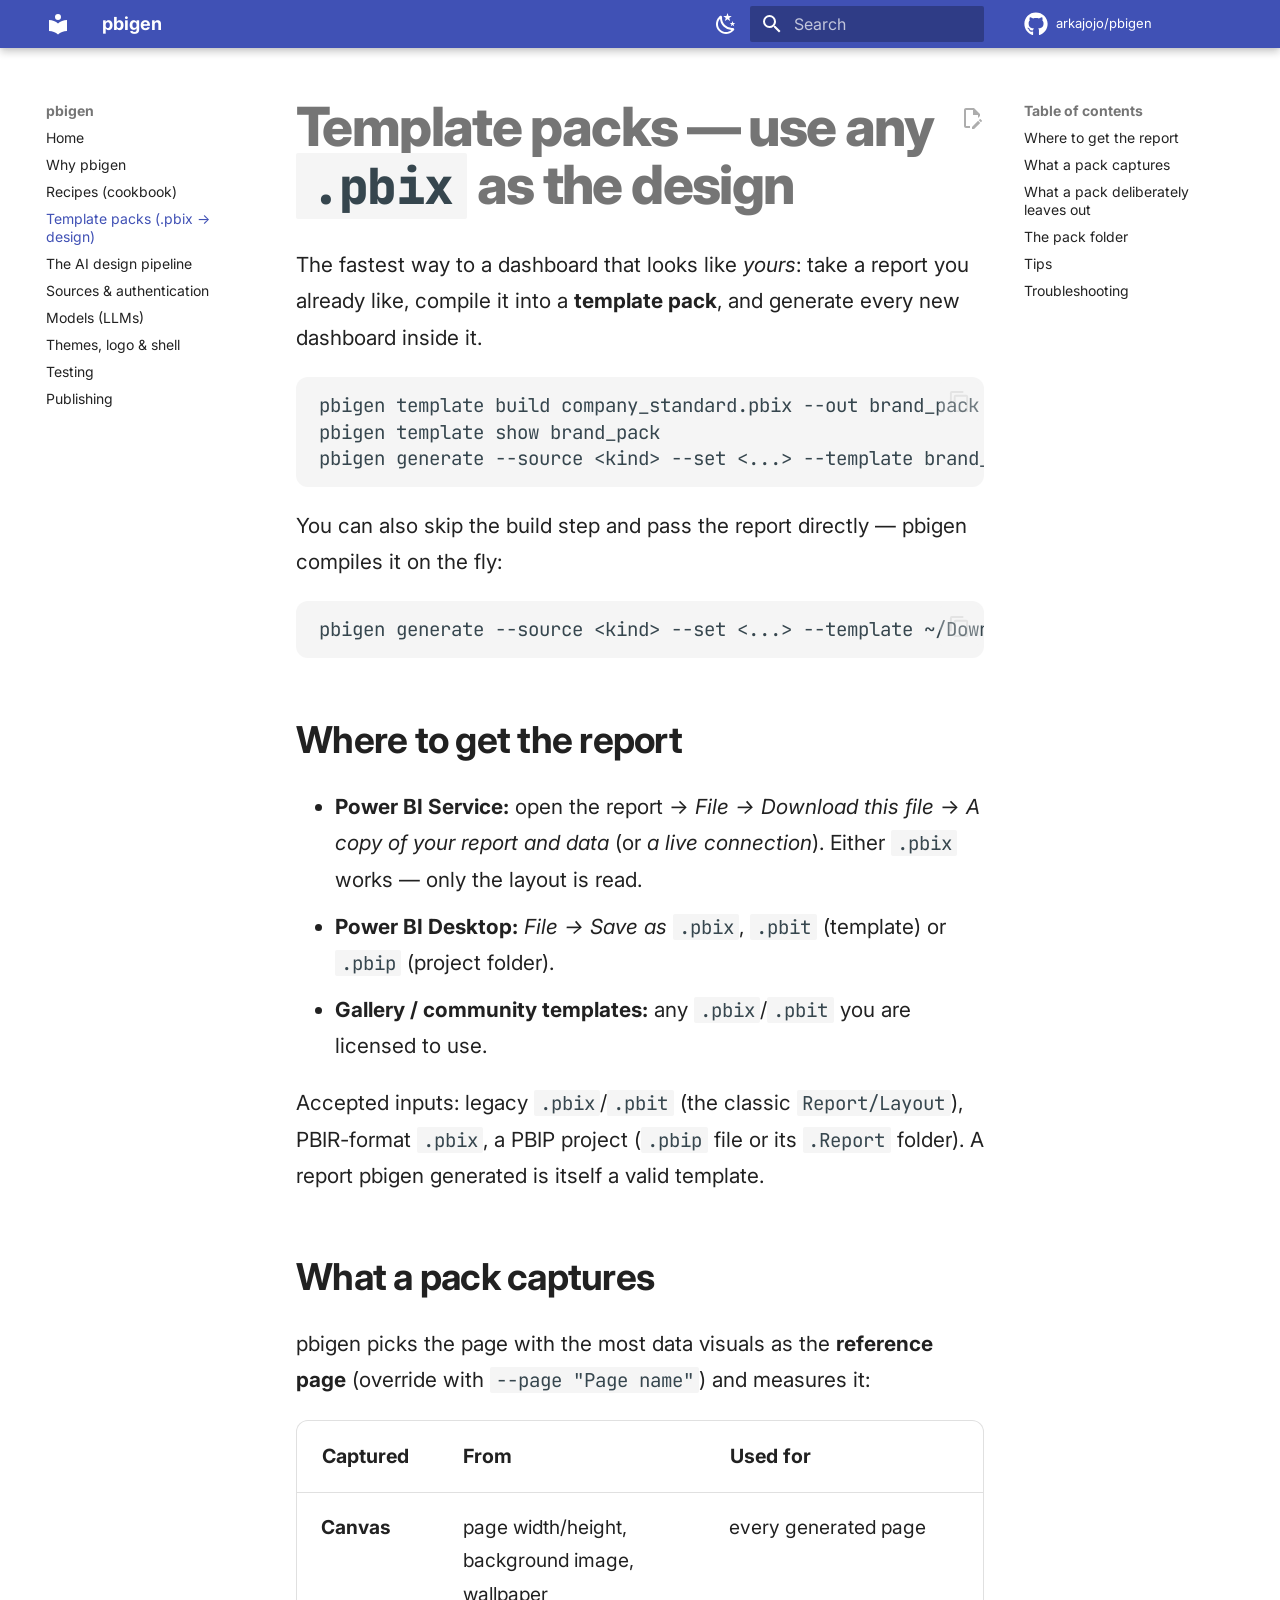
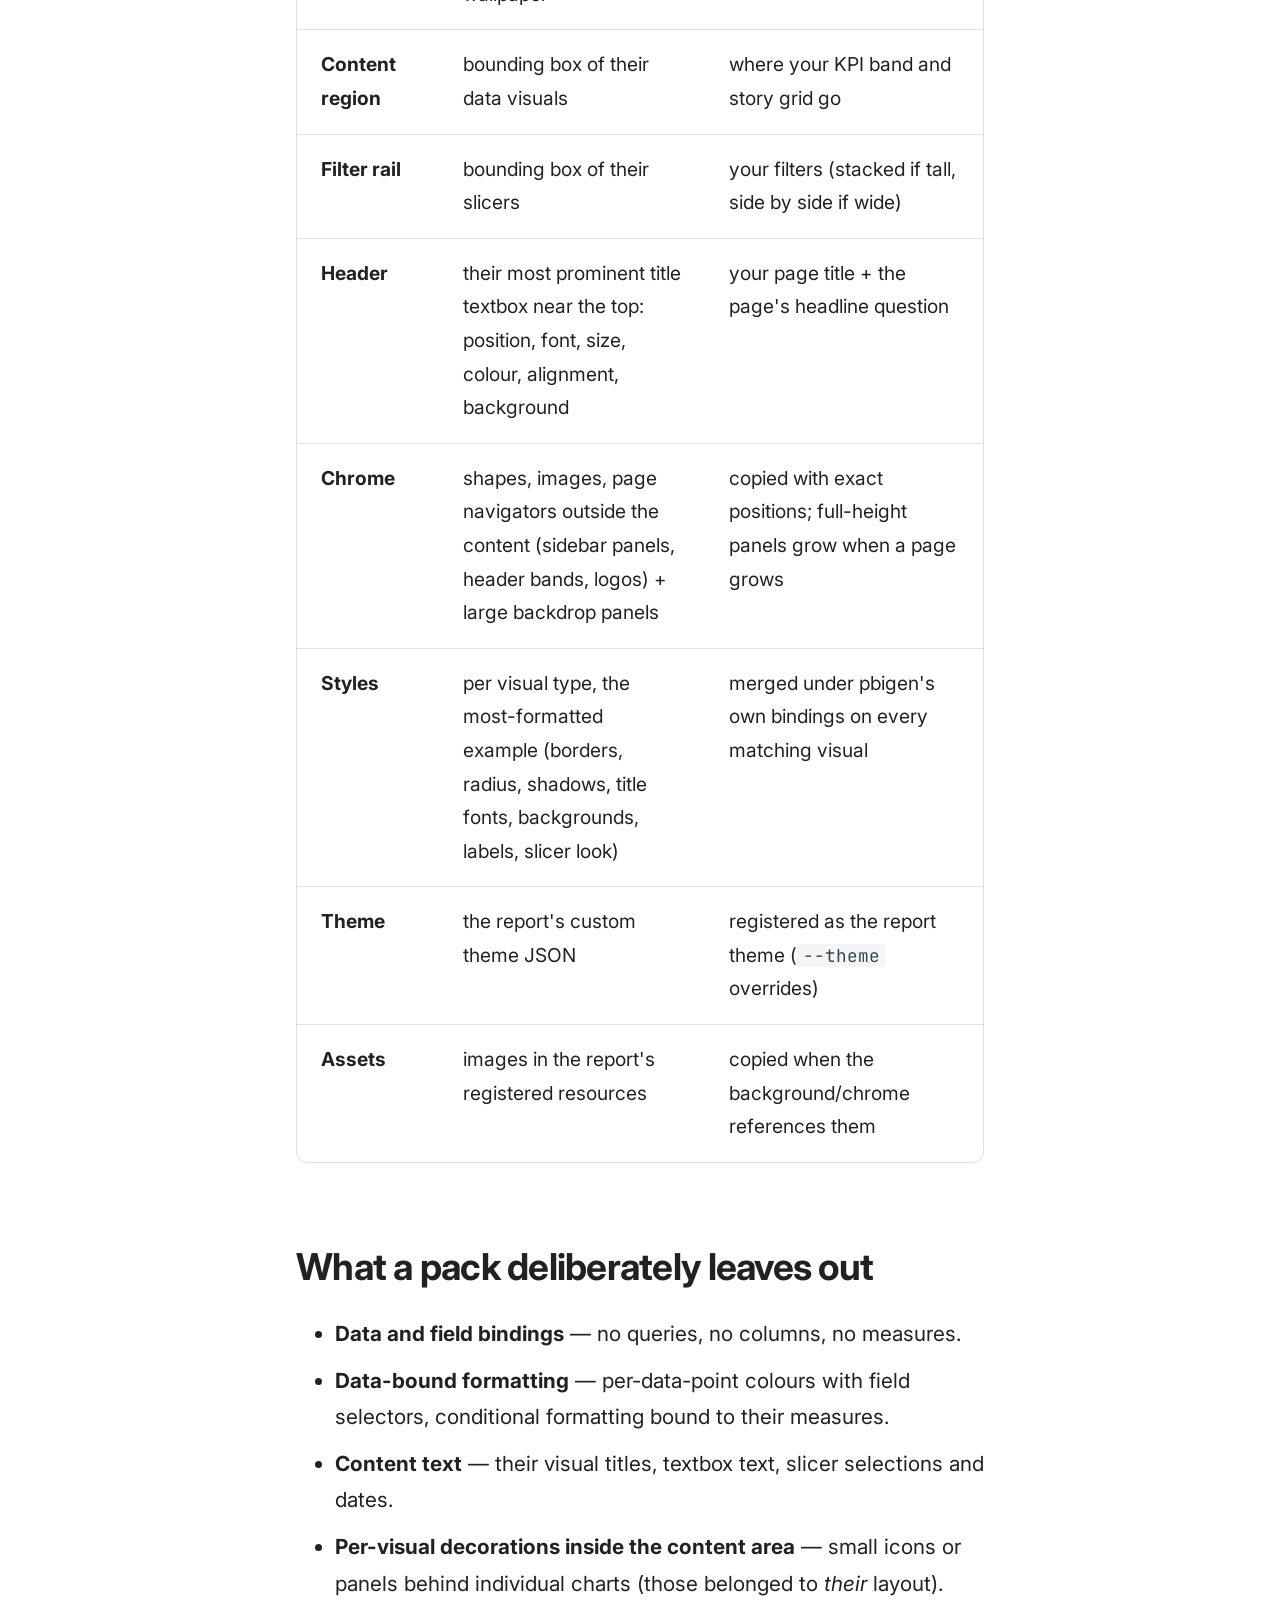
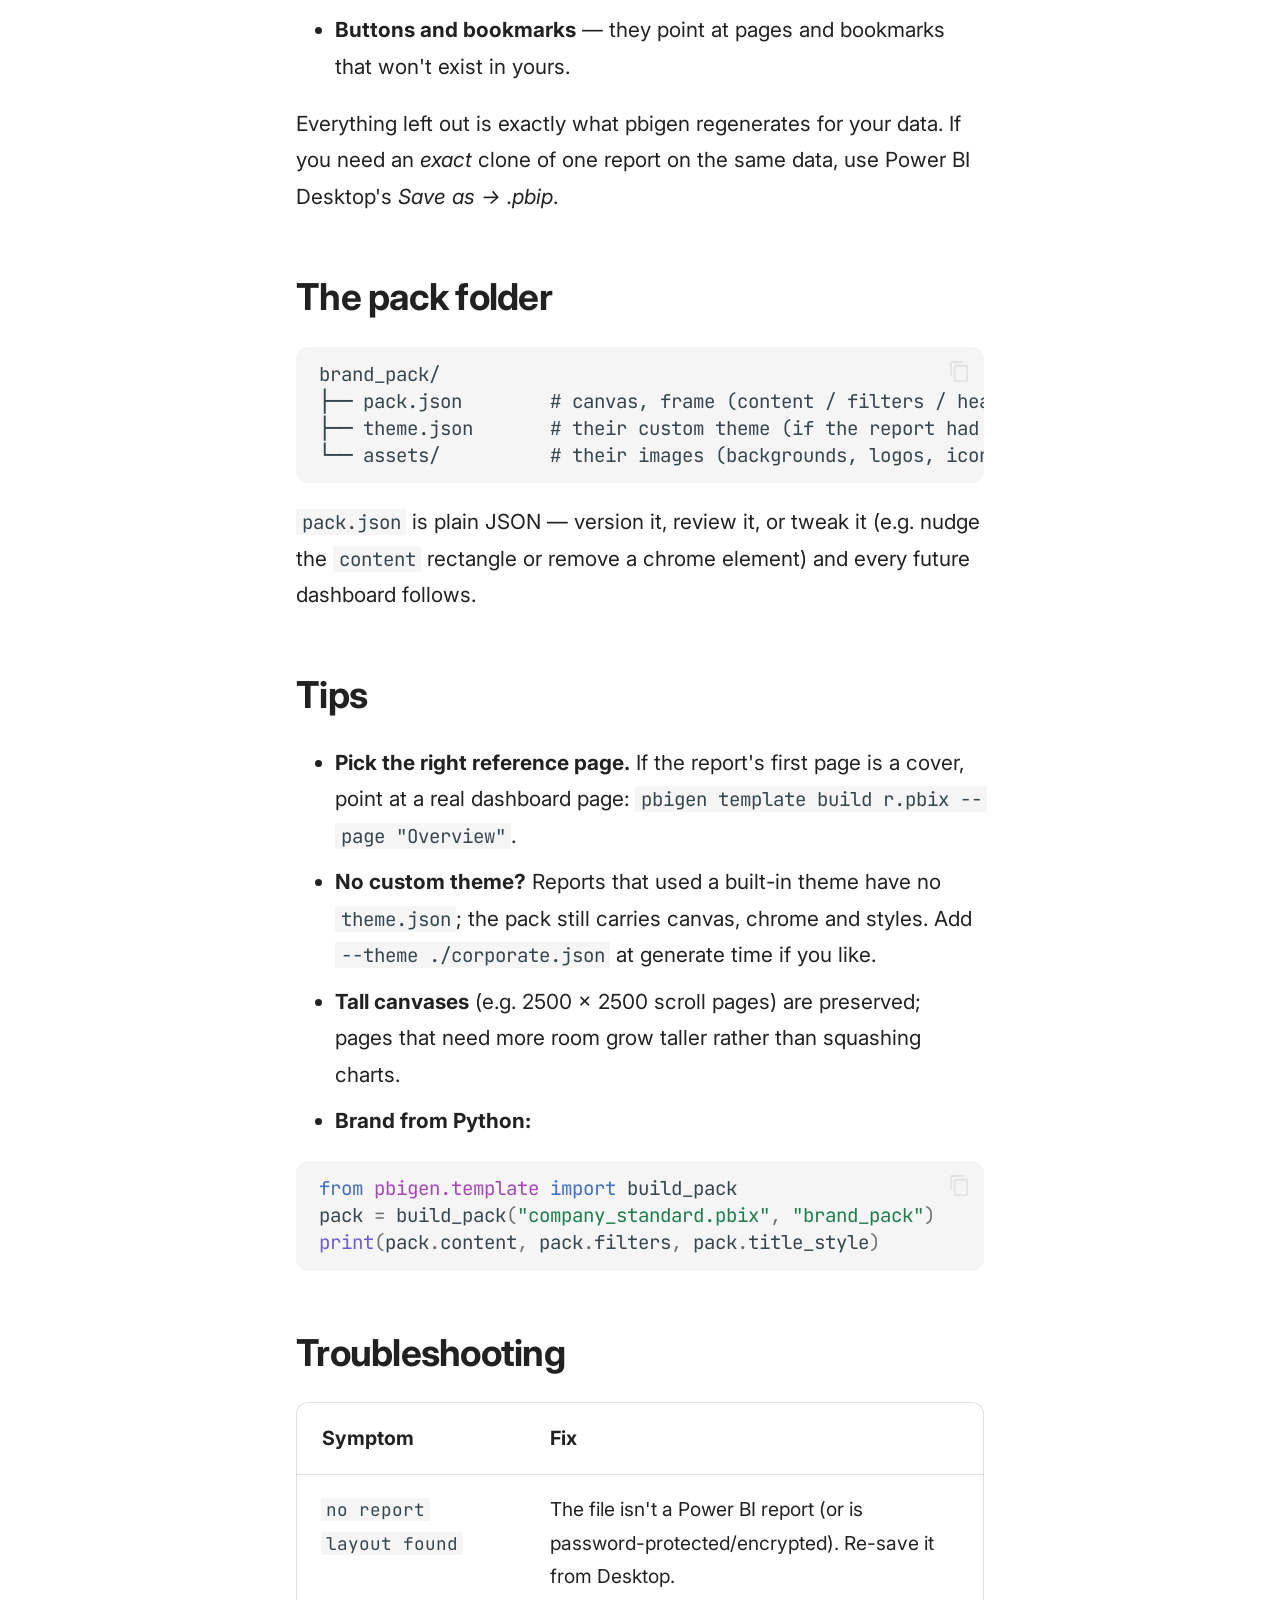
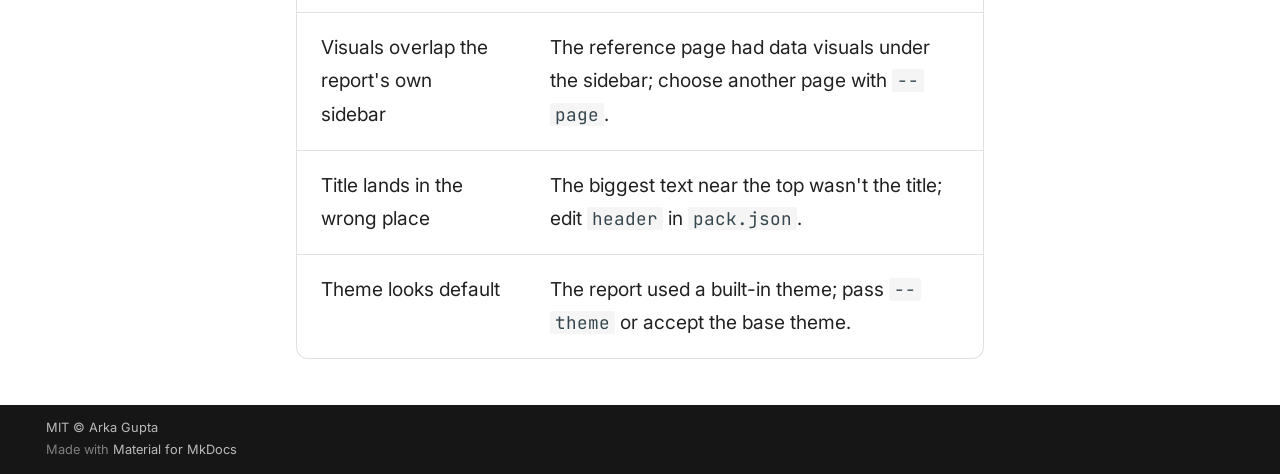
<file: templates/index.html>
<!doctype html>
<html lang="en" class="no-js">
  <head>
    
      <meta charset="utf-8">
      <meta name="viewport" content="width=device-width,initial-scale=1">
      
        <meta name="description" content="Your report's design, your data's story — Power BI dashboards generated from any data source.">
      
      
      
        <link rel="canonical" href="https://arkajojo.github.io/pbigen/templates/">
      
      
        <link rel="prev" href="../recipes/">
      
      
        <link rel="next" href="../deterministic-vs-llm/">
      
      
        
      
      
      <link rel="icon" href="../assets/images/favicon.png">
      <meta name="generator" content="mkdocs-1.6.1, mkdocs-material-9.7.7">
    
    
      
        <title>Template packs (.pbix → design) - pbigen</title>
      
    
    
      <link rel="stylesheet" href="../assets/stylesheets/main.ec1eaa64.min.css">
      
        
        <link rel="stylesheet" href="../assets/stylesheets/palette.ab4e12ef.min.css">
      
      


    
    
      
    
    
      
        
        
        <link rel="preconnect" href="https://fonts.gstatic.com" crossorigin>
        <link rel="stylesheet" href="https://fonts.googleapis.com/css?family=Inter:300,300i,400,400i,700,700i%7CJetBrains+Mono:400,400i,700,700i&display=fallback">
        <style>:root{--md-text-font:"Inter";--md-code-font:"JetBrains Mono"}</style>
      
    
    
      <link rel="stylesheet" href="../stylesheets/extra.css">
    
    <script>__md_scope=new URL("..",location),__md_hash=e=>[...e].reduce(((e,_)=>(e<<5)-e+_.charCodeAt(0)),0),__md_get=(e,_=localStorage,t=__md_scope)=>JSON.parse(_.getItem(t.pathname+"."+e)),__md_set=(e,_,t=localStorage,a=__md_scope)=>{try{t.setItem(a.pathname+"."+e,JSON.stringify(_))}catch(e){}}</script>
    
      

    
    
  </head>
  
  
    
    
      
    
    
    
    
    <body dir="ltr" data-md-color-scheme="default" data-md-color-primary="indigo" data-md-color-accent="teal">
  
    
    <input class="md-toggle" data-md-toggle="drawer" type="checkbox" id="__drawer" autocomplete="off">
    <input class="md-toggle" data-md-toggle="search" type="checkbox" id="__search" autocomplete="off">
    <label class="md-overlay" for="__drawer"></label>
    <div data-md-component="skip">
      
        
        <a href="#template-packs-use-any-pbix-as-the-design" class="md-skip">
          Skip to content
        </a>
      
    </div>
    <div data-md-component="announce">
      
    </div>
    
    
      

  

<header class="md-header md-header--shadow" data-md-component="header">
  <nav class="md-header__inner md-grid" aria-label="Header">
    <a href=".." title="pbigen" class="md-header__button md-logo" aria-label="pbigen" data-md-component="logo">
      
  
  <svg xmlns="http://www.w3.org/2000/svg" viewBox="0 0 24 24"><path d="M12 8a3 3 0 0 0 3-3 3 3 0 0 0-3-3 3 3 0 0 0-3 3 3 3 0 0 0 3 3m0 3.54C9.64 9.35 6.5 8 3 8v11c3.5 0 6.64 1.35 9 3.54 2.36-2.19 5.5-3.54 9-3.54V8c-3.5 0-6.64 1.35-9 3.54"/></svg>

    </a>
    <label class="md-header__button md-icon" for="__drawer">
      
      <svg xmlns="http://www.w3.org/2000/svg" viewBox="0 0 24 24"><path d="M3 6h18v2H3zm0 5h18v2H3zm0 5h18v2H3z"/></svg>
    </label>
    <div class="md-header__title" data-md-component="header-title">
      <div class="md-header__ellipsis">
        <div class="md-header__topic">
          <span class="md-ellipsis">
            pbigen
          </span>
        </div>
        <div class="md-header__topic" data-md-component="header-topic">
          <span class="md-ellipsis">
            
              Template packs (.pbix → design)
            
          </span>
        </div>
      </div>
    </div>
    
      
        <form class="md-header__option" data-md-component="palette">
  
    
    
    
    <input class="md-option" data-md-color-media="(prefers-color-scheme: light)" data-md-color-scheme="default" data-md-color-primary="indigo" data-md-color-accent="teal"  aria-label="Switch to dark mode"  type="radio" name="__palette" id="__palette_0">
    
      <label class="md-header__button md-icon" title="Switch to dark mode" for="__palette_1" hidden>
        <svg xmlns="http://www.w3.org/2000/svg" viewBox="0 0 24 24"><path d="m17.75 4.09-2.53 1.94.91 3.06-2.63-1.81-2.63 1.81.91-3.06-2.53-1.94L12.44 4l1.06-3 1.06 3zm3.5 6.91-1.64 1.25.59 1.98-1.7-1.17-1.7 1.17.59-1.98L15.75 11l2.06-.05L18.5 9l.69 1.95zm-2.28 4.95c.83-.08 1.72 1.1 1.19 1.85-.32.45-.66.87-1.08 1.27C15.17 23 8.84 23 4.94 19.07c-3.91-3.9-3.91-10.24 0-14.14.4-.4.82-.76 1.27-1.08.75-.53 1.93.36 1.85 1.19-.27 2.86.69 5.83 2.89 8.02a9.96 9.96 0 0 0 8.02 2.89m-1.64 2.02a12.08 12.08 0 0 1-7.8-3.47c-2.17-2.19-3.33-5-3.49-7.82-2.81 3.14-2.7 7.96.31 10.98 3.02 3.01 7.84 3.12 10.98.31"/></svg>
      </label>
    
  
    
    
    
    <input class="md-option" data-md-color-media="(prefers-color-scheme: dark)" data-md-color-scheme="slate" data-md-color-primary="indigo" data-md-color-accent="teal"  aria-label="Switch to light mode"  type="radio" name="__palette" id="__palette_1">
    
      <label class="md-header__button md-icon" title="Switch to light mode" for="__palette_0" hidden>
        <svg xmlns="http://www.w3.org/2000/svg" viewBox="0 0 24 24"><path d="M12 7a5 5 0 0 1 5 5 5 5 0 0 1-5 5 5 5 0 0 1-5-5 5 5 0 0 1 5-5m0 2a3 3 0 0 0-3 3 3 3 0 0 0 3 3 3 3 0 0 0 3-3 3 3 0 0 0-3-3m0-7 2.39 3.42C13.65 5.15 12.84 5 12 5s-1.65.15-2.39.42zM3.34 7l4.16-.35A7.2 7.2 0 0 0 5.94 8.5c-.44.74-.69 1.5-.83 2.29zm.02 10 1.76-3.77a7.131 7.131 0 0 0 2.38 4.14zM20.65 7l-1.77 3.79a7.02 7.02 0 0 0-2.38-4.15zm-.01 10-4.14.36c.59-.51 1.12-1.14 1.54-1.86.42-.73.69-1.5.83-2.29zM12 22l-2.41-3.44c.74.27 1.55.44 2.41.44.82 0 1.63-.17 2.37-.44z"/></svg>
      </label>
    
  
</form>
      
    
    
      <script>var palette=__md_get("__palette");if(palette&&palette.color){if("(prefers-color-scheme)"===palette.color.media){var media=matchMedia("(prefers-color-scheme: light)"),input=document.querySelector(media.matches?"[data-md-color-media='(prefers-color-scheme: light)']":"[data-md-color-media='(prefers-color-scheme: dark)']");palette.color.media=input.getAttribute("data-md-color-media"),palette.color.scheme=input.getAttribute("data-md-color-scheme"),palette.color.primary=input.getAttribute("data-md-color-primary"),palette.color.accent=input.getAttribute("data-md-color-accent")}for(var[key,value]of Object.entries(palette.color))document.body.setAttribute("data-md-color-"+key,value)}</script>
    
    
    
      
      
        <label class="md-header__button md-icon" for="__search">
          
          <svg xmlns="http://www.w3.org/2000/svg" viewBox="0 0 24 24"><path d="M9.5 3A6.5 6.5 0 0 1 16 9.5c0 1.61-.59 3.09-1.56 4.23l.27.27h.79l5 5-1.5 1.5-5-5v-.79l-.27-.27A6.52 6.52 0 0 1 9.5 16 6.5 6.5 0 0 1 3 9.5 6.5 6.5 0 0 1 9.5 3m0 2C7 5 5 7 5 9.5S7 14 9.5 14 14 12 14 9.5 12 5 9.5 5"/></svg>
        </label>
        <div class="md-search" data-md-component="search" role="dialog">
  <label class="md-search__overlay" for="__search"></label>
  <div class="md-search__inner" role="search">
    <form class="md-search__form" name="search">
      <input type="text" class="md-search__input" name="query" aria-label="Search" placeholder="Search" autocapitalize="off" autocorrect="off" autocomplete="off" spellcheck="false" data-md-component="search-query" required>
      <label class="md-search__icon md-icon" for="__search">
        
        <svg xmlns="http://www.w3.org/2000/svg" viewBox="0 0 24 24"><path d="M9.5 3A6.5 6.5 0 0 1 16 9.5c0 1.61-.59 3.09-1.56 4.23l.27.27h.79l5 5-1.5 1.5-5-5v-.79l-.27-.27A6.52 6.52 0 0 1 9.5 16 6.5 6.5 0 0 1 3 9.5 6.5 6.5 0 0 1 9.5 3m0 2C7 5 5 7 5 9.5S7 14 9.5 14 14 12 14 9.5 12 5 9.5 5"/></svg>
        
        <svg xmlns="http://www.w3.org/2000/svg" viewBox="0 0 24 24"><path d="M20 11v2H8l5.5 5.5-1.42 1.42L4.16 12l7.92-7.92L13.5 5.5 8 11z"/></svg>
      </label>
      <nav class="md-search__options" aria-label="Search">
        
        <button type="reset" class="md-search__icon md-icon" title="Clear" aria-label="Clear" tabindex="-1">
          
          <svg xmlns="http://www.w3.org/2000/svg" viewBox="0 0 24 24"><path d="M19 6.41 17.59 5 12 10.59 6.41 5 5 6.41 10.59 12 5 17.59 6.41 19 12 13.41 17.59 19 19 17.59 13.41 12z"/></svg>
        </button>
      </nav>
      
        <div class="md-search__suggest" data-md-component="search-suggest"></div>
      
    </form>
    <div class="md-search__output">
      <div class="md-search__scrollwrap" tabindex="0" data-md-scrollfix>
        <div class="md-search-result" data-md-component="search-result">
          <div class="md-search-result__meta">
            Initializing search
          </div>
          <ol class="md-search-result__list" role="presentation"></ol>
        </div>
      </div>
    </div>
  </div>
</div>
      
    
    
      <div class="md-header__source">
        <a href="https://github.com/arkajojo/pbigen" title="Go to repository" class="md-source" data-md-component="source">
  <div class="md-source__icon md-icon">
    
    <svg xmlns="http://www.w3.org/2000/svg" viewBox="0 0 512 512"><!--! Font Awesome Free 7.1.0 by @fontawesome - https://fontawesome.com License - https://fontawesome.com/license/free (Icons: CC BY 4.0, Fonts: SIL OFL 1.1, Code: MIT License) Copyright 2025 Fonticons, Inc.--><path d="M173.9 397.4c0 2-2.3 3.6-5.2 3.6-3.3.3-5.6-1.3-5.6-3.6 0-2 2.3-3.6 5.2-3.6 3-.3 5.6 1.3 5.6 3.6m-31.1-4.5c-.7 2 1.3 4.3 4.3 4.9 2.6 1 5.6 0 6.2-2s-1.3-4.3-4.3-5.2c-2.6-.7-5.5.3-6.2 2.3m44.2-1.7c-2.9.7-4.9 2.6-4.6 4.9.3 2 2.9 3.3 5.9 2.6 2.9-.7 4.9-2.6 4.6-4.6-.3-1.9-3-3.2-5.9-2.9M252.8 8C114.1 8 8 113.3 8 252c0 110.9 69.8 205.8 169.5 239.2 12.8 2.3 17.3-5.6 17.3-12.1 0-6.2-.3-40.4-.3-61.4 0 0-70 15-84.7-29.8 0 0-11.4-29.1-27.8-36.6 0 0-22.9-15.7 1.6-15.4 0 0 24.9 2 38.6 25.8 21.9 38.6 58.6 27.5 72.9 20.9 2.3-16 8.8-27.1 16-33.7-55.9-6.2-112.3-14.3-112.3-110.5 0-27.5 7.6-41.3 23.6-58.9-2.6-6.5-11.1-33.3 2.6-67.9 20.9-6.5 69 27 69 27 20-5.6 41.5-8.5 62.8-8.5s42.8 2.9 62.8 8.5c0 0 48.1-33.6 69-27 13.7 34.7 5.2 61.4 2.6 67.9 16 17.7 25.8 31.5 25.8 58.9 0 96.5-58.9 104.2-114.8 110.5 9.2 7.9 17 22.9 17 46.4 0 33.7-.3 75.4-.3 83.6 0 6.5 4.6 14.4 17.3 12.1C436.2 457.8 504 362.9 504 252 504 113.3 391.5 8 252.8 8M105.2 352.9c-1.3 1-1 3.3.7 5.2 1.6 1.6 3.9 2.3 5.2 1 1.3-1 1-3.3-.7-5.2-1.6-1.6-3.9-2.3-5.2-1m-10.8-8.1c-.7 1.3.3 2.9 2.3 3.9 1.6 1 3.6.7 4.3-.7.7-1.3-.3-2.9-2.3-3.9-2-.6-3.6-.3-4.3.7m32.4 35.6c-1.6 1.3-1 4.3 1.3 6.2 2.3 2.3 5.2 2.6 6.5 1 1.3-1.3.7-4.3-1.3-6.2-2.2-2.3-5.2-2.6-6.5-1m-11.4-14.7c-1.6 1-1.6 3.6 0 5.9s4.3 3.3 5.6 2.3c1.6-1.3 1.6-3.9 0-6.2-1.4-2.3-4-3.3-5.6-2"/></svg>
  </div>
  <div class="md-source__repository">
    arkajojo/pbigen
  </div>
</a>
      </div>
    
  </nav>
  
</header>
    
    <div class="md-container" data-md-component="container">
      
      
        
          
        
      
      <main class="md-main" data-md-component="main">
        <div class="md-main__inner md-grid">
          
            
              
              <div class="md-sidebar md-sidebar--primary" data-md-component="sidebar" data-md-type="navigation" >
                <div class="md-sidebar__scrollwrap">
                  <div class="md-sidebar__inner">
                    



<nav class="md-nav md-nav--primary" aria-label="Navigation" data-md-level="0">
  <label class="md-nav__title" for="__drawer">
    <a href=".." title="pbigen" class="md-nav__button md-logo" aria-label="pbigen" data-md-component="logo">
      
  
  <svg xmlns="http://www.w3.org/2000/svg" viewBox="0 0 24 24"><path d="M12 8a3 3 0 0 0 3-3 3 3 0 0 0-3-3 3 3 0 0 0-3 3 3 3 0 0 0 3 3m0 3.54C9.64 9.35 6.5 8 3 8v11c3.5 0 6.64 1.35 9 3.54 2.36-2.19 5.5-3.54 9-3.54V8c-3.5 0-6.64 1.35-9 3.54"/></svg>

    </a>
    pbigen
  </label>
  
    <div class="md-nav__source">
      <a href="https://github.com/arkajojo/pbigen" title="Go to repository" class="md-source" data-md-component="source">
  <div class="md-source__icon md-icon">
    
    <svg xmlns="http://www.w3.org/2000/svg" viewBox="0 0 512 512"><!--! Font Awesome Free 7.1.0 by @fontawesome - https://fontawesome.com License - https://fontawesome.com/license/free (Icons: CC BY 4.0, Fonts: SIL OFL 1.1, Code: MIT License) Copyright 2025 Fonticons, Inc.--><path d="M173.9 397.4c0 2-2.3 3.6-5.2 3.6-3.3.3-5.6-1.3-5.6-3.6 0-2 2.3-3.6 5.2-3.6 3-.3 5.6 1.3 5.6 3.6m-31.1-4.5c-.7 2 1.3 4.3 4.3 4.9 2.6 1 5.6 0 6.2-2s-1.3-4.3-4.3-5.2c-2.6-.7-5.5.3-6.2 2.3m44.2-1.7c-2.9.7-4.9 2.6-4.6 4.9.3 2 2.9 3.3 5.9 2.6 2.9-.7 4.9-2.6 4.6-4.6-.3-1.9-3-3.2-5.9-2.9M252.8 8C114.1 8 8 113.3 8 252c0 110.9 69.8 205.8 169.5 239.2 12.8 2.3 17.3-5.6 17.3-12.1 0-6.2-.3-40.4-.3-61.4 0 0-70 15-84.7-29.8 0 0-11.4-29.1-27.8-36.6 0 0-22.9-15.7 1.6-15.4 0 0 24.9 2 38.6 25.8 21.9 38.6 58.6 27.5 72.9 20.9 2.3-16 8.8-27.1 16-33.7-55.9-6.2-112.3-14.3-112.3-110.5 0-27.5 7.6-41.3 23.6-58.9-2.6-6.5-11.1-33.3 2.6-67.9 20.9-6.5 69 27 69 27 20-5.6 41.5-8.5 62.8-8.5s42.8 2.9 62.8 8.5c0 0 48.1-33.6 69-27 13.7 34.7 5.2 61.4 2.6 67.9 16 17.7 25.8 31.5 25.8 58.9 0 96.5-58.9 104.2-114.8 110.5 9.2 7.9 17 22.9 17 46.4 0 33.7-.3 75.4-.3 83.6 0 6.5 4.6 14.4 17.3 12.1C436.2 457.8 504 362.9 504 252 504 113.3 391.5 8 252.8 8M105.2 352.9c-1.3 1-1 3.3.7 5.2 1.6 1.6 3.9 2.3 5.2 1 1.3-1 1-3.3-.7-5.2-1.6-1.6-3.9-2.3-5.2-1m-10.8-8.1c-.7 1.3.3 2.9 2.3 3.9 1.6 1 3.6.7 4.3-.7.7-1.3-.3-2.9-2.3-3.9-2-.6-3.6-.3-4.3.7m32.4 35.6c-1.6 1.3-1 4.3 1.3 6.2 2.3 2.3 5.2 2.6 6.5 1 1.3-1.3.7-4.3-1.3-6.2-2.2-2.3-5.2-2.6-6.5-1m-11.4-14.7c-1.6 1-1.6 3.6 0 5.9s4.3 3.3 5.6 2.3c1.6-1.3 1.6-3.9 0-6.2-1.4-2.3-4-3.3-5.6-2"/></svg>
  </div>
  <div class="md-source__repository">
    arkajojo/pbigen
  </div>
</a>
    </div>
  
  <ul class="md-nav__list" data-md-scrollfix>
    
      
      
  
  
  
  
    <li class="md-nav__item">
      <a href=".." class="md-nav__link">
        
  
  
  <span class="md-ellipsis">
    
  
    Home
  

    
  </span>
  
  

      </a>
    </li>
  

    
      
      
  
  
  
  
    <li class="md-nav__item">
      <a href="../why/" class="md-nav__link">
        
  
  
  <span class="md-ellipsis">
    
  
    Why pbigen
  

    
  </span>
  
  

      </a>
    </li>
  

    
      
      
  
  
  
  
    <li class="md-nav__item">
      <a href="../recipes/" class="md-nav__link">
        
  
  
  <span class="md-ellipsis">
    
  
    Recipes (cookbook)
  

    
  </span>
  
  

      </a>
    </li>
  

    
      
      
  
  
    
  
  
  
    <li class="md-nav__item md-nav__item--active">
      
      <input class="md-nav__toggle md-toggle" type="checkbox" id="__toc">
      
      
        
      
      
        <label class="md-nav__link md-nav__link--active" for="__toc">
          
  
  
  <span class="md-ellipsis">
    
  
    Template packs (.pbix → design)
  

    
  </span>
  
  

          <span class="md-nav__icon md-icon"></span>
        </label>
      
      <a href="./" class="md-nav__link md-nav__link--active">
        
  
  
  <span class="md-ellipsis">
    
  
    Template packs (.pbix → design)
  

    
  </span>
  
  

      </a>
      
        

<nav class="md-nav md-nav--secondary" aria-label="Table of contents">
  
  
  
    
  
  
    <label class="md-nav__title" for="__toc">
      <span class="md-nav__icon md-icon"></span>
      Table of contents
    </label>
    <ul class="md-nav__list" data-md-component="toc" data-md-scrollfix>
      
        <li class="md-nav__item">
  <a href="#where-to-get-the-report" class="md-nav__link">
    <span class="md-ellipsis">
      
        Where to get the report
      
    </span>
  </a>
  
</li>
      
        <li class="md-nav__item">
  <a href="#what-a-pack-captures" class="md-nav__link">
    <span class="md-ellipsis">
      
        What a pack captures
      
    </span>
  </a>
  
</li>
      
        <li class="md-nav__item">
  <a href="#what-a-pack-deliberately-leaves-out" class="md-nav__link">
    <span class="md-ellipsis">
      
        What a pack deliberately leaves out
      
    </span>
  </a>
  
</li>
      
        <li class="md-nav__item">
  <a href="#the-pack-folder" class="md-nav__link">
    <span class="md-ellipsis">
      
        The pack folder
      
    </span>
  </a>
  
</li>
      
        <li class="md-nav__item">
  <a href="#tips" class="md-nav__link">
    <span class="md-ellipsis">
      
        Tips
      
    </span>
  </a>
  
</li>
      
        <li class="md-nav__item">
  <a href="#troubleshooting" class="md-nav__link">
    <span class="md-ellipsis">
      
        Troubleshooting
      
    </span>
  </a>
  
</li>
      
    </ul>
  
</nav>
      
    </li>
  

    
      
      
  
  
  
  
    <li class="md-nav__item">
      <a href="../deterministic-vs-llm/" class="md-nav__link">
        
  
  
  <span class="md-ellipsis">
    
  
    The AI design pipeline
  

    
  </span>
  
  

      </a>
    </li>
  

    
      
      
  
  
  
  
    <li class="md-nav__item">
      <a href="../sources/" class="md-nav__link">
        
  
  
  <span class="md-ellipsis">
    
  
    Sources & authentication
  

    
  </span>
  
  

      </a>
    </li>
  

    
      
      
  
  
  
  
    <li class="md-nav__item">
      <a href="../models/" class="md-nav__link">
        
  
  
  <span class="md-ellipsis">
    
  
    Models (LLMs)
  

    
  </span>
  
  

      </a>
    </li>
  

    
      
      
  
  
  
  
    <li class="md-nav__item">
      <a href="../themes/" class="md-nav__link">
        
  
  
  <span class="md-ellipsis">
    
  
    Themes, logo & shell
  

    
  </span>
  
  

      </a>
    </li>
  

    
      
      
  
  
  
  
    <li class="md-nav__item">
      <a href="../testing/" class="md-nav__link">
        
  
  
  <span class="md-ellipsis">
    
  
    Testing
  

    
  </span>
  
  

      </a>
    </li>
  

    
      
      
  
  
  
  
    <li class="md-nav__item">
      <a href="../publishing/" class="md-nav__link">
        
  
  
  <span class="md-ellipsis">
    
  
    Publishing
  

    
  </span>
  
  

      </a>
    </li>
  

    
  </ul>
</nav>
                  </div>
                </div>
              </div>
            
            
              
              <div class="md-sidebar md-sidebar--secondary" data-md-component="sidebar" data-md-type="toc" >
                <div class="md-sidebar__scrollwrap">
                  <div class="md-sidebar__inner">
                    

<nav class="md-nav md-nav--secondary" aria-label="Table of contents">
  
  
  
    
  
  
    <label class="md-nav__title" for="__toc">
      <span class="md-nav__icon md-icon"></span>
      Table of contents
    </label>
    <ul class="md-nav__list" data-md-component="toc" data-md-scrollfix>
      
        <li class="md-nav__item">
  <a href="#where-to-get-the-report" class="md-nav__link">
    <span class="md-ellipsis">
      
        Where to get the report
      
    </span>
  </a>
  
</li>
      
        <li class="md-nav__item">
  <a href="#what-a-pack-captures" class="md-nav__link">
    <span class="md-ellipsis">
      
        What a pack captures
      
    </span>
  </a>
  
</li>
      
        <li class="md-nav__item">
  <a href="#what-a-pack-deliberately-leaves-out" class="md-nav__link">
    <span class="md-ellipsis">
      
        What a pack deliberately leaves out
      
    </span>
  </a>
  
</li>
      
        <li class="md-nav__item">
  <a href="#the-pack-folder" class="md-nav__link">
    <span class="md-ellipsis">
      
        The pack folder
      
    </span>
  </a>
  
</li>
      
        <li class="md-nav__item">
  <a href="#tips" class="md-nav__link">
    <span class="md-ellipsis">
      
        Tips
      
    </span>
  </a>
  
</li>
      
        <li class="md-nav__item">
  <a href="#troubleshooting" class="md-nav__link">
    <span class="md-ellipsis">
      
        Troubleshooting
      
    </span>
  </a>
  
</li>
      
    </ul>
  
</nav>
                  </div>
                </div>
              </div>
            
          
          
            <div class="md-content" data-md-component="content">
              
              <article class="md-content__inner md-typeset">
                
                  


  
    <a href="https://github.com/arkajojo/pbigen/edit/main/docs/templates.md" title="Edit this page" class="md-content__button md-icon" rel="edit">
      
      <svg xmlns="http://www.w3.org/2000/svg" viewBox="0 0 24 24"><path d="M10 20H6V4h7v5h5v3.1l2-2V8l-6-6H6c-1.1 0-2 .9-2 2v16c0 1.1.9 2 2 2h4zm10.2-7c.1 0 .3.1.4.2l1.3 1.3c.2.2.2.6 0 .8l-1 1-2.1-2.1 1-1c.1-.1.2-.2.4-.2m0 3.9L14.1 23H12v-2.1l6.1-6.1z"/></svg>
    </a>
  
  


<h1 id="template-packs-use-any-pbix-as-the-design">Template packs — use any <code>.pbix</code> as the design<a class="headerlink" href="#template-packs-use-any-pbix-as-the-design" title="Permanent link">&para;</a></h1>
<p>The fastest way to a dashboard that looks like <em>yours</em>: take a report you already like, compile it
into a <strong>template pack</strong>, and generate every new dashboard inside it.</p>
<div class="highlight"><pre><span></span><code><a id="__codelineno-0-1" name="__codelineno-0-1" href="#__codelineno-0-1"></a>pbigen<span class="w"> </span>template<span class="w"> </span>build<span class="w"> </span>company_standard.pbix<span class="w"> </span>--out<span class="w"> </span>brand_pack<span class="w">    </span><span class="c1"># once</span>
<a id="__codelineno-0-2" name="__codelineno-0-2" href="#__codelineno-0-2"></a>pbigen<span class="w"> </span>template<span class="w"> </span>show<span class="w"> </span>brand_pack<span class="w">                                 </span><span class="c1"># see what was captured</span>
<a id="__codelineno-0-3" name="__codelineno-0-3" href="#__codelineno-0-3"></a>pbigen<span class="w"> </span>generate<span class="w"> </span>--source<span class="w"> </span>&lt;kind&gt;<span class="w"> </span>--set<span class="w"> </span>&lt;...&gt;<span class="w"> </span>--template<span class="w"> </span>brand_pack
</code></pre></div>
<p>You can also skip the build step and pass the report directly — pbigen compiles it on the fly:</p>
<div class="highlight"><pre><span></span><code><a id="__codelineno-1-1" name="__codelineno-1-1" href="#__codelineno-1-1"></a>pbigen<span class="w"> </span>generate<span class="w"> </span>--source<span class="w"> </span>&lt;kind&gt;<span class="w"> </span>--set<span class="w"> </span>&lt;...&gt;<span class="w"> </span>--template<span class="w"> </span>~/Downloads/company_standard.pbix
</code></pre></div>
<h2 id="where-to-get-the-report">Where to get the report<a class="headerlink" href="#where-to-get-the-report" title="Permanent link">&para;</a></h2>
<ul>
<li><strong>Power BI Service:</strong> open the report → <em>File → Download this file</em> → <em>A copy of your report and
  data</em> (or <em>a live connection</em>). Either <code>.pbix</code> works — only the layout is read.</li>
<li><strong>Power BI Desktop:</strong> <em>File → Save as</em> <code>.pbix</code>, <code>.pbit</code> (template) or <code>.pbip</code> (project folder).</li>
<li><strong>Gallery / community templates:</strong> any <code>.pbix</code>/<code>.pbit</code> you are licensed to use.</li>
</ul>
<p>Accepted inputs: legacy <code>.pbix</code>/<code>.pbit</code> (the classic <code>Report/Layout</code>), PBIR-format <code>.pbix</code>, a PBIP
project (<code>.pbip</code> file or its <code>.Report</code> folder). A report pbigen generated is itself a valid template.</p>
<h2 id="what-a-pack-captures">What a pack captures<a class="headerlink" href="#what-a-pack-captures" title="Permanent link">&para;</a></h2>
<p>pbigen picks the page with the most data visuals as the <strong>reference page</strong> (override with
<code>--page "Page name"</code>) and measures it:</p>
<table>
<thead>
<tr>
<th>Captured</th>
<th>From</th>
<th>Used for</th>
</tr>
</thead>
<tbody>
<tr>
<td><strong>Canvas</strong></td>
<td>page width/height, background image, wallpaper</td>
<td>every generated page</td>
</tr>
<tr>
<td><strong>Content region</strong></td>
<td>bounding box of their data visuals</td>
<td>where your KPI band and story grid go</td>
</tr>
<tr>
<td><strong>Filter rail</strong></td>
<td>bounding box of their slicers</td>
<td>your filters (stacked if tall, side by side if wide)</td>
</tr>
<tr>
<td><strong>Header</strong></td>
<td>their most prominent title textbox near the top: position, font, size, colour, alignment, background</td>
<td>your page title + the page's headline question</td>
</tr>
<tr>
<td><strong>Chrome</strong></td>
<td>shapes, images, page navigators outside the content (sidebar panels, header bands, logos) + large backdrop panels</td>
<td>copied with exact positions; full-height panels grow when a page grows</td>
</tr>
<tr>
<td><strong>Styles</strong></td>
<td>per visual type, the most-formatted example (borders, radius, shadows, title fonts, backgrounds, labels, slicer look)</td>
<td>merged under pbigen's own bindings on every matching visual</td>
</tr>
<tr>
<td><strong>Theme</strong></td>
<td>the report's custom theme JSON</td>
<td>registered as the report theme (<code>--theme</code> overrides)</td>
</tr>
<tr>
<td><strong>Assets</strong></td>
<td>images in the report's registered resources</td>
<td>copied when the background/chrome references them</td>
</tr>
</tbody>
</table>
<h2 id="what-a-pack-deliberately-leaves-out">What a pack deliberately leaves out<a class="headerlink" href="#what-a-pack-deliberately-leaves-out" title="Permanent link">&para;</a></h2>
<ul>
<li><strong>Data and field bindings</strong> — no queries, no columns, no measures.</li>
<li><strong>Data-bound formatting</strong> — per-data-point colours with field selectors, conditional formatting
  bound to their measures.</li>
<li><strong>Content text</strong> — their visual titles, textbox text, slicer selections and dates.</li>
<li><strong>Per-visual decorations inside the content area</strong> — small icons or panels behind individual
  charts (those belonged to <em>their</em> layout).</li>
<li><strong>Buttons and bookmarks</strong> — they point at pages and bookmarks that won't exist in yours.</li>
</ul>
<p>Everything left out is exactly what pbigen regenerates for your data. If you need an <em>exact</em> clone
of one report on the same data, use Power BI Desktop's <em>Save as → .pbip</em>.</p>
<h2 id="the-pack-folder">The pack folder<a class="headerlink" href="#the-pack-folder" title="Permanent link">&para;</a></h2>
<div class="highlight"><pre><span></span><code><a id="__codelineno-2-1" name="__codelineno-2-1" href="#__codelineno-2-1"></a>brand_pack/
<a id="__codelineno-2-2" name="__codelineno-2-2" href="#__codelineno-2-2"></a>├── pack.json        # canvas, frame (content / filters / header), chrome, title style, styles
<a id="__codelineno-2-3" name="__codelineno-2-3" href="#__codelineno-2-3"></a>├── theme.json       # their custom theme (if the report had one)
<a id="__codelineno-2-4" name="__codelineno-2-4" href="#__codelineno-2-4"></a>└── assets/          # their images (backgrounds, logos, icons)
</code></pre></div>
<p><code>pack.json</code> is plain JSON — version it, review it, or tweak it (e.g. nudge the <code>content</code> rectangle or
remove a chrome element) and every future dashboard follows.</p>
<h2 id="tips">Tips<a class="headerlink" href="#tips" title="Permanent link">&para;</a></h2>
<ul>
<li><strong>Pick the right reference page.</strong> If the report's first page is a cover, point at a real
  dashboard page: <code>pbigen template build r.pbix --page "Overview"</code>.</li>
<li><strong>No custom theme?</strong> Reports that used a built-in theme have no <code>theme.json</code>; the pack still
  carries canvas, chrome and styles. Add <code>--theme ./corporate.json</code> at generate time if you like.</li>
<li><strong>Tall canvases</strong> (e.g. 2500 × 2500 scroll pages) are preserved; pages that need more room grow
  taller rather than squashing charts.</li>
<li><strong>Brand from Python:</strong></li>
</ul>
<div class="highlight"><pre><span></span><code><a id="__codelineno-3-1" name="__codelineno-3-1" href="#__codelineno-3-1"></a><span class="kn">from</span><span class="w"> </span><span class="nn">pbigen.template</span><span class="w"> </span><span class="kn">import</span> <span class="n">build_pack</span>
<a id="__codelineno-3-2" name="__codelineno-3-2" href="#__codelineno-3-2"></a><span class="n">pack</span> <span class="o">=</span> <span class="n">build_pack</span><span class="p">(</span><span class="s2">"company_standard.pbix"</span><span class="p">,</span> <span class="s2">"brand_pack"</span><span class="p">)</span>
<a id="__codelineno-3-3" name="__codelineno-3-3" href="#__codelineno-3-3"></a><span class="nb">print</span><span class="p">(</span><span class="n">pack</span><span class="o">.</span><span class="n">content</span><span class="p">,</span> <span class="n">pack</span><span class="o">.</span><span class="n">filters</span><span class="p">,</span> <span class="n">pack</span><span class="o">.</span><span class="n">title_style</span><span class="p">)</span>
</code></pre></div>
<h2 id="troubleshooting">Troubleshooting<a class="headerlink" href="#troubleshooting" title="Permanent link">&para;</a></h2>
<table>
<thead>
<tr>
<th>Symptom</th>
<th>Fix</th>
</tr>
</thead>
<tbody>
<tr>
<td><code>no report layout found</code></td>
<td>The file isn't a Power BI report (or is password-protected/encrypted). Re-save it from Desktop.</td>
</tr>
<tr>
<td>Visuals overlap the report's own sidebar</td>
<td>The reference page had data visuals under the sidebar; choose another page with <code>--page</code>.</td>
</tr>
<tr>
<td>Title lands in the wrong place</td>
<td>The biggest text near the top wasn't the title; edit <code>header</code> in <code>pack.json</code>.</td>
</tr>
<tr>
<td>Theme looks default</td>
<td>The report used a built-in theme; pass <code>--theme</code> or accept the base theme.</td>
</tr>
</tbody>
</table>












                
              </article>
            </div>
          
          
<script>var target=document.getElementById(location.hash.slice(1));target&&target.name&&(target.checked=target.name.startsWith("__tabbed_"))</script>
        </div>
        
          <button type="button" class="md-top md-icon" data-md-component="top" hidden>
  
  <svg xmlns="http://www.w3.org/2000/svg" viewBox="0 0 24 24"><path d="M13 20h-2V8l-5.5 5.5-1.42-1.42L12 4.16l7.92 7.92-1.42 1.42L13 8z"/></svg>
  Back to top
</button>
        
      </main>
      
        <footer class="md-footer">
  
  <div class="md-footer-meta md-typeset">
    <div class="md-footer-meta__inner md-grid">
      <div class="md-copyright">
  
    <div class="md-copyright__highlight">
      MIT © Arka Gupta
    </div>
  
  
    Made with
    <a href="https://squidfunk.github.io/mkdocs-material/" target="_blank" rel="noopener">
      Material for MkDocs
    </a>
  
</div>
      
    </div>
  </div>
</footer>
      
    </div>
    <div class="md-dialog" data-md-component="dialog">
      <div class="md-dialog__inner md-typeset"></div>
    </div>
    
    
    
      
      
      <script id="__config" type="application/json">{"annotate": null, "base": "..", "features": ["navigation.top", "navigation.sections", "navigation.tracking", "content.code.copy", "content.action.edit", "search.suggest", "search.highlight"], "search": "../assets/javascripts/workers/search.2c215733.min.js", "tags": null, "translations": {"clipboard.copied": "Copied to clipboard", "clipboard.copy": "Copy to clipboard", "search.result.more.one": "1 more on this page", "search.result.more.other": "# more on this page", "search.result.none": "No matching documents", "search.result.one": "1 matching document", "search.result.other": "# matching documents", "search.result.placeholder": "Type to start searching", "search.result.term.missing": "Missing", "select.version": "Select version"}, "version": null}</script>
    
    
      <script src="../assets/javascripts/bundle.d7400e89.min.js"></script>
      
    
  </body>
</html>
</file>
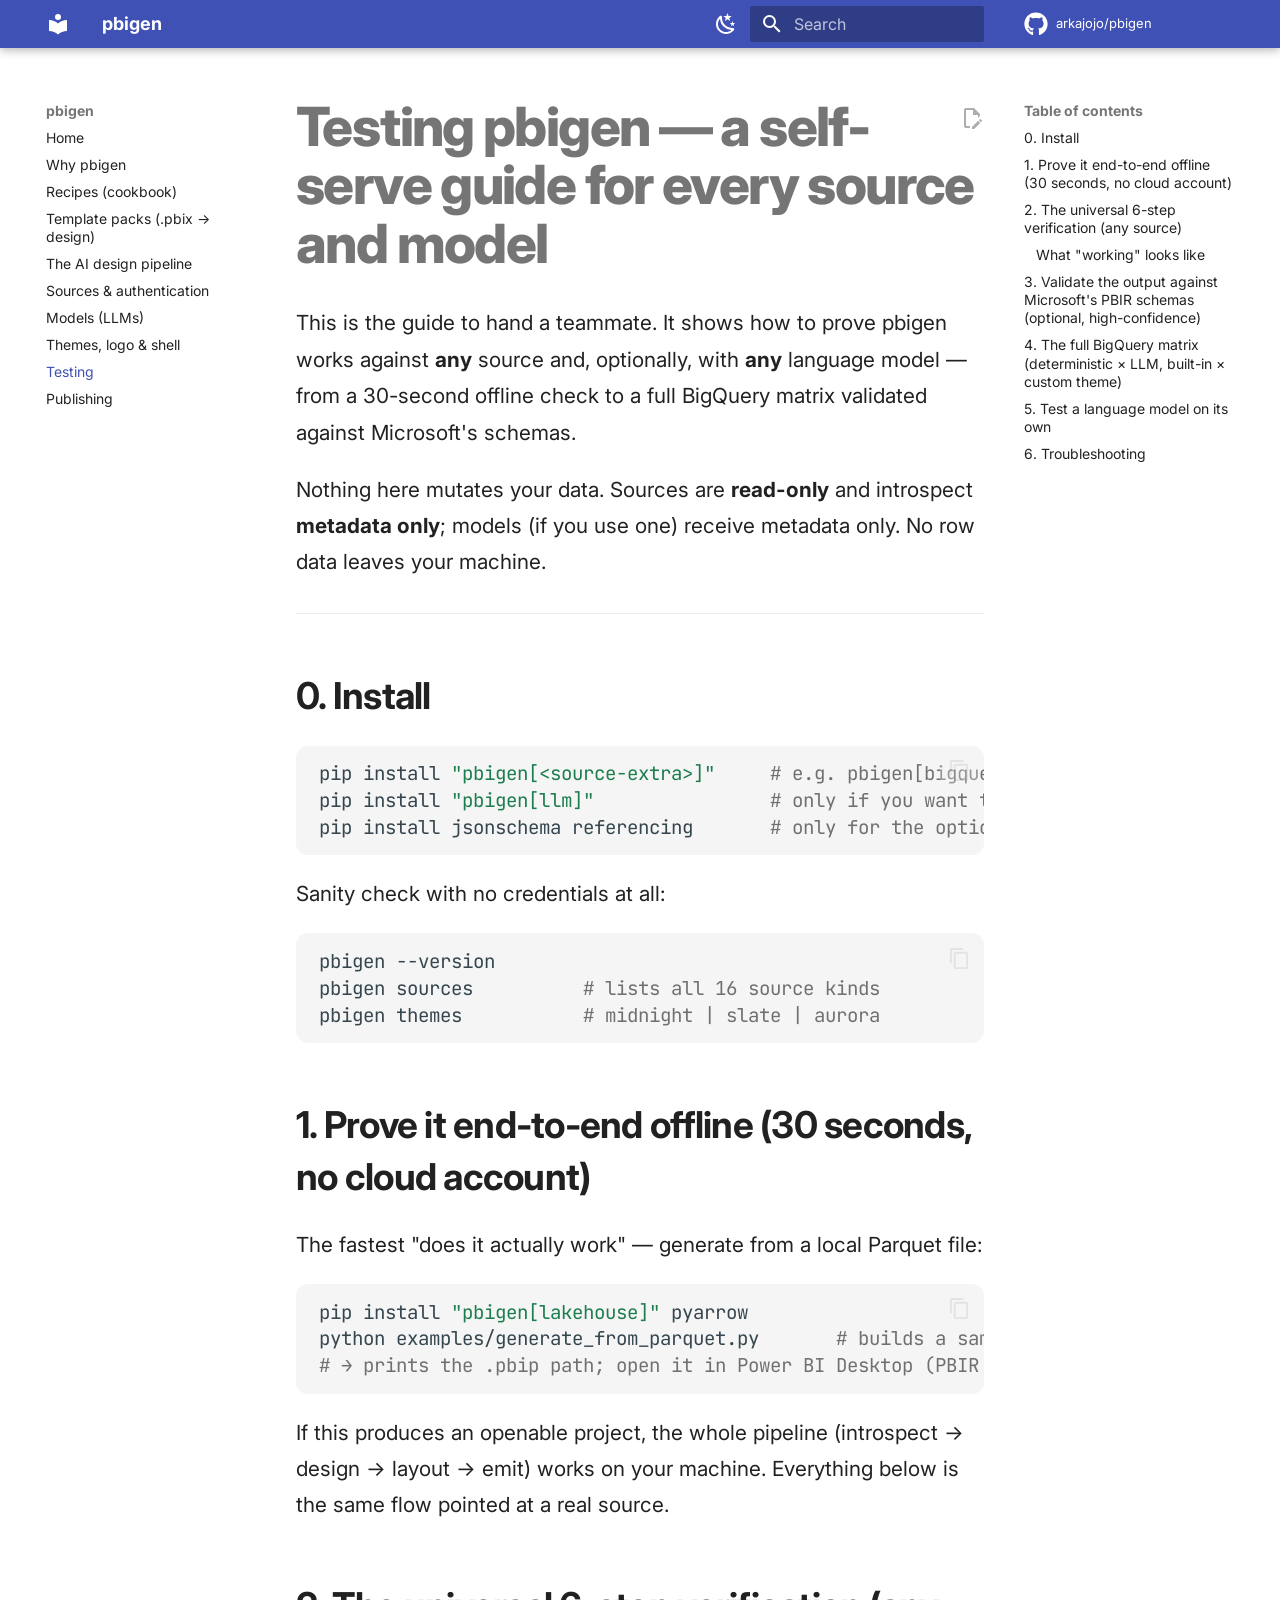
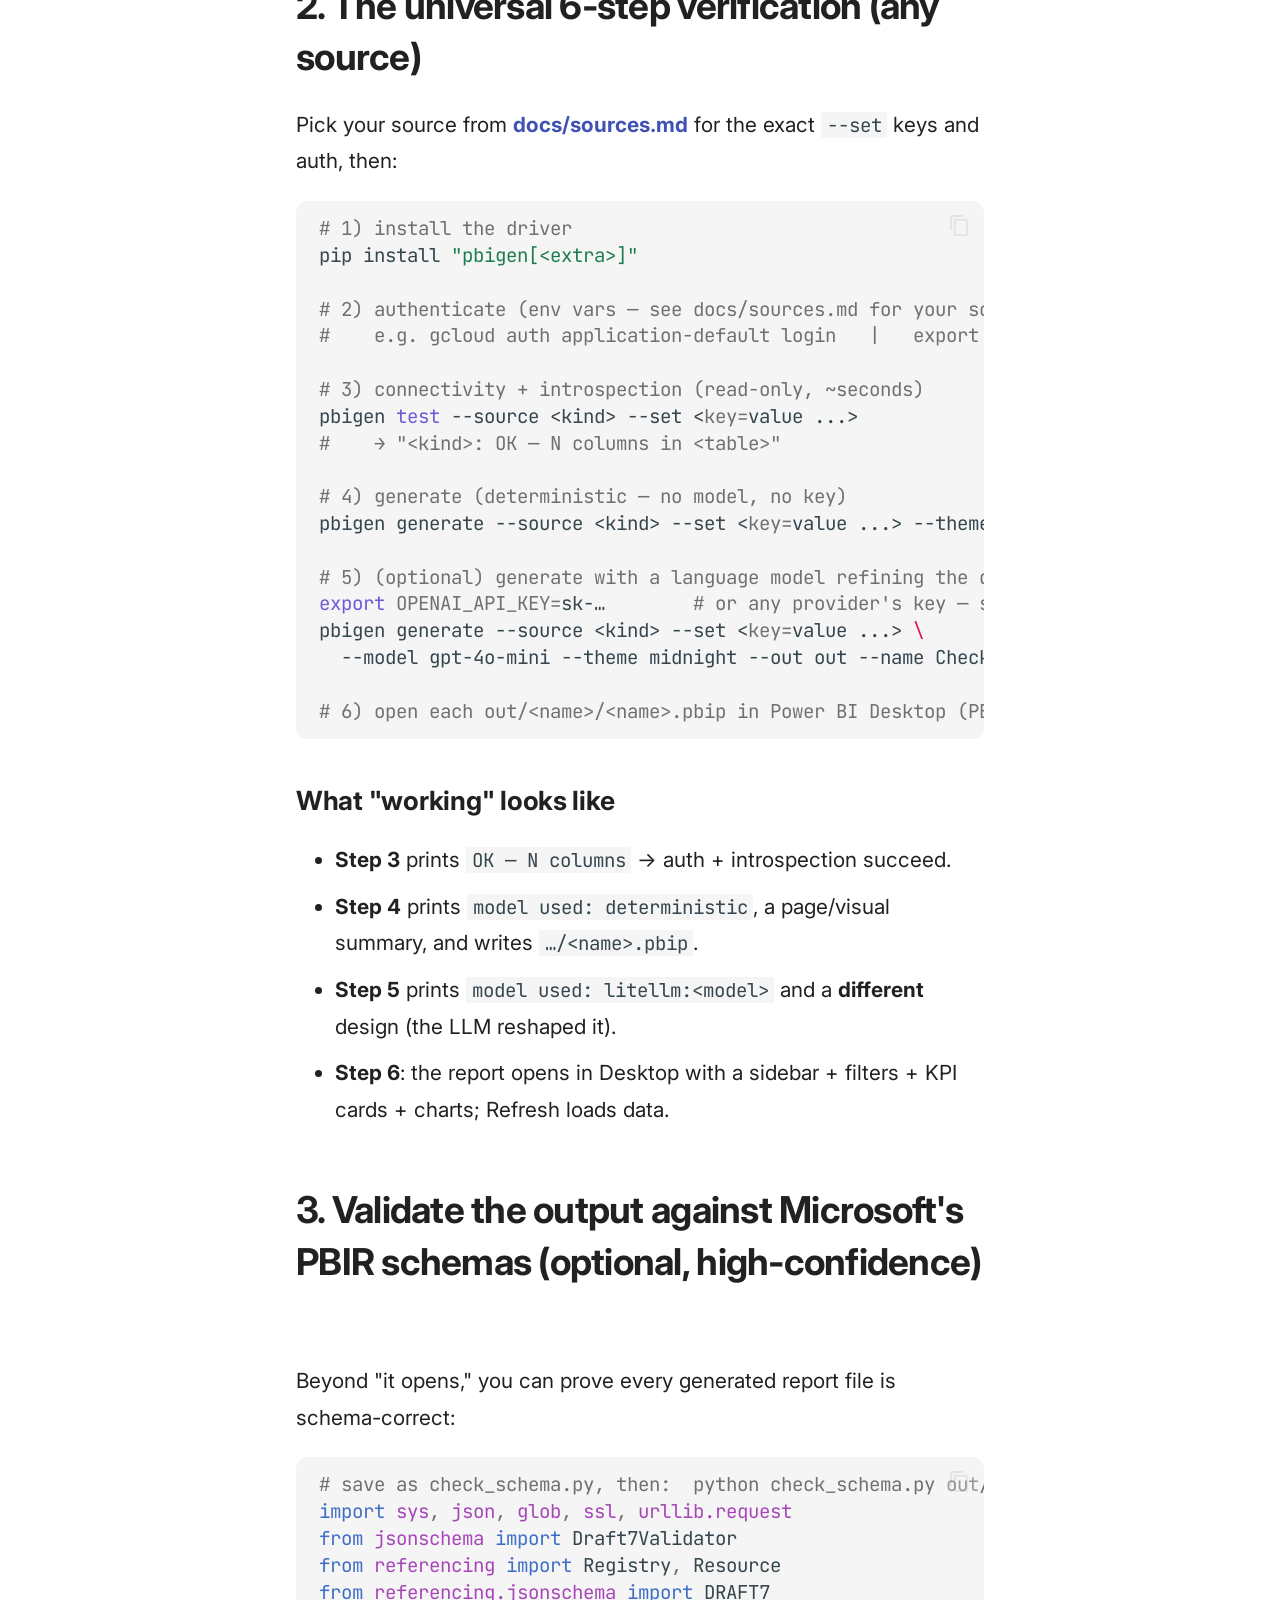
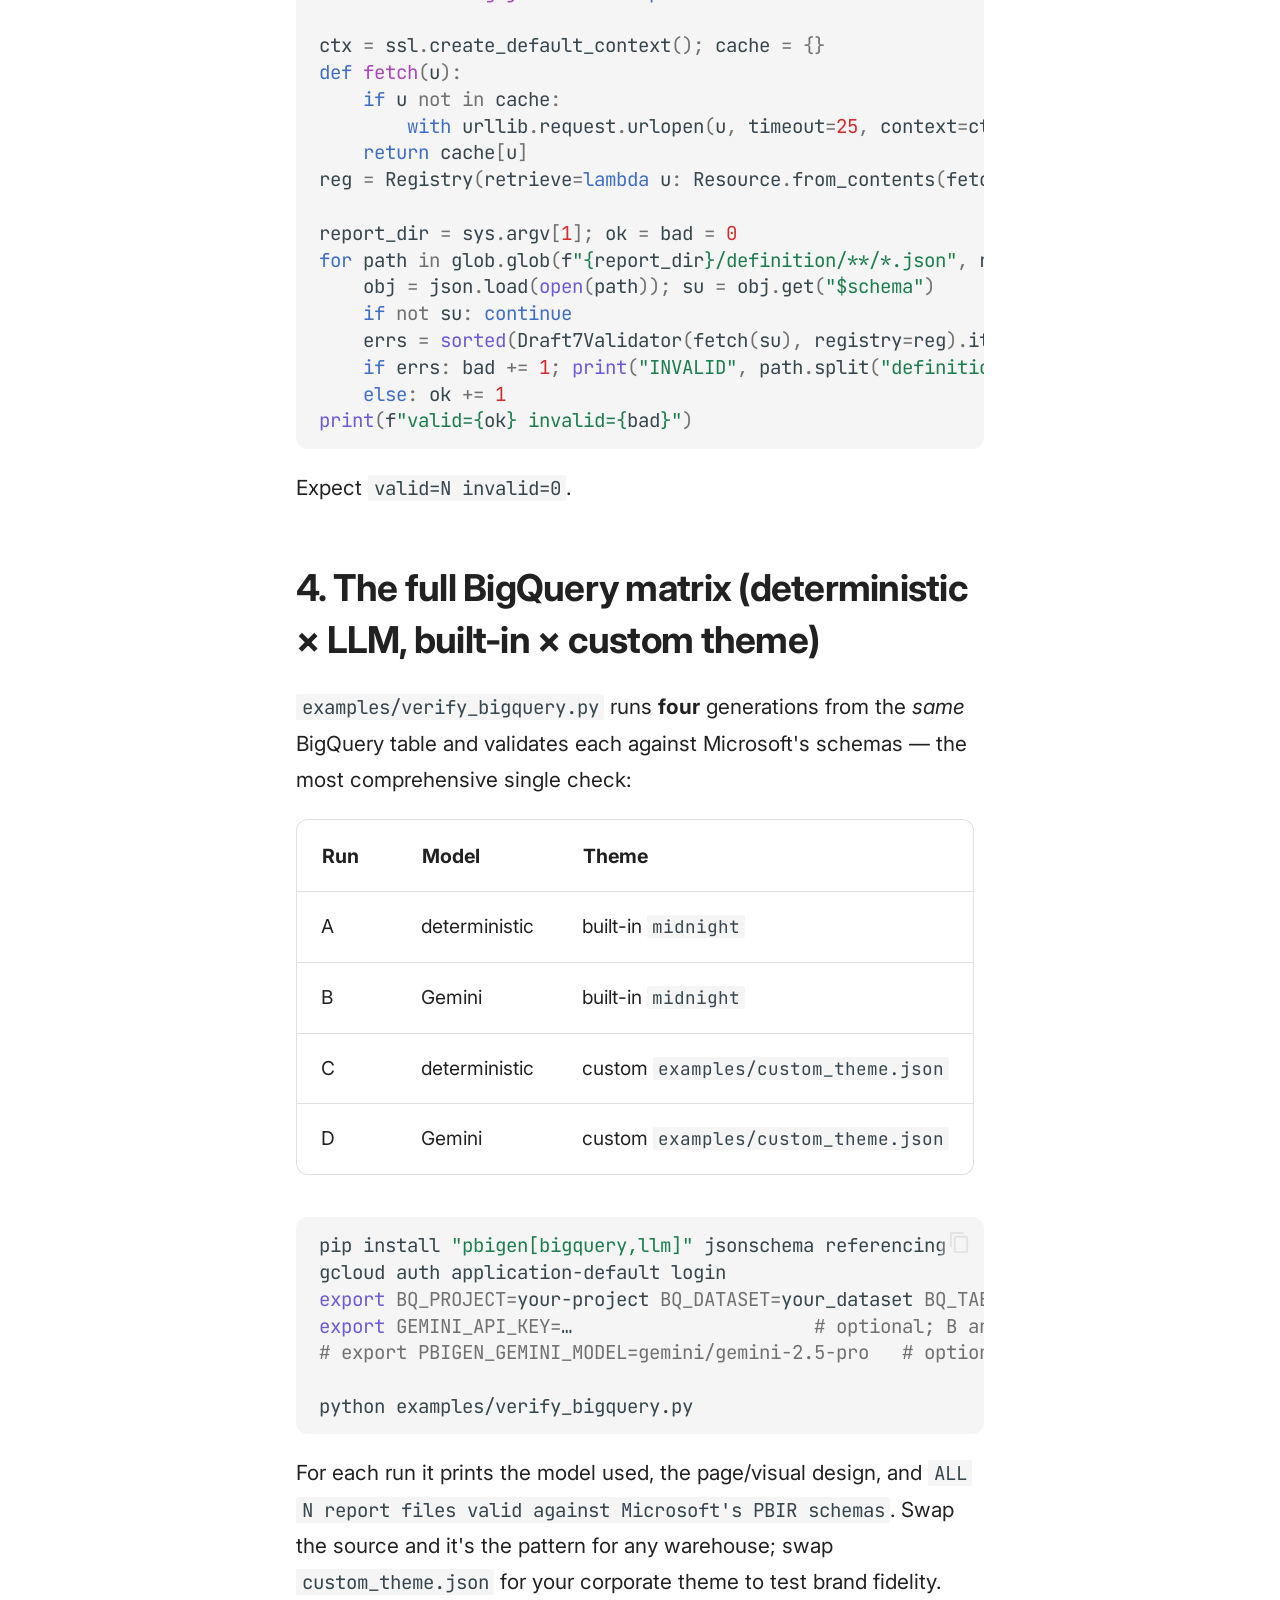
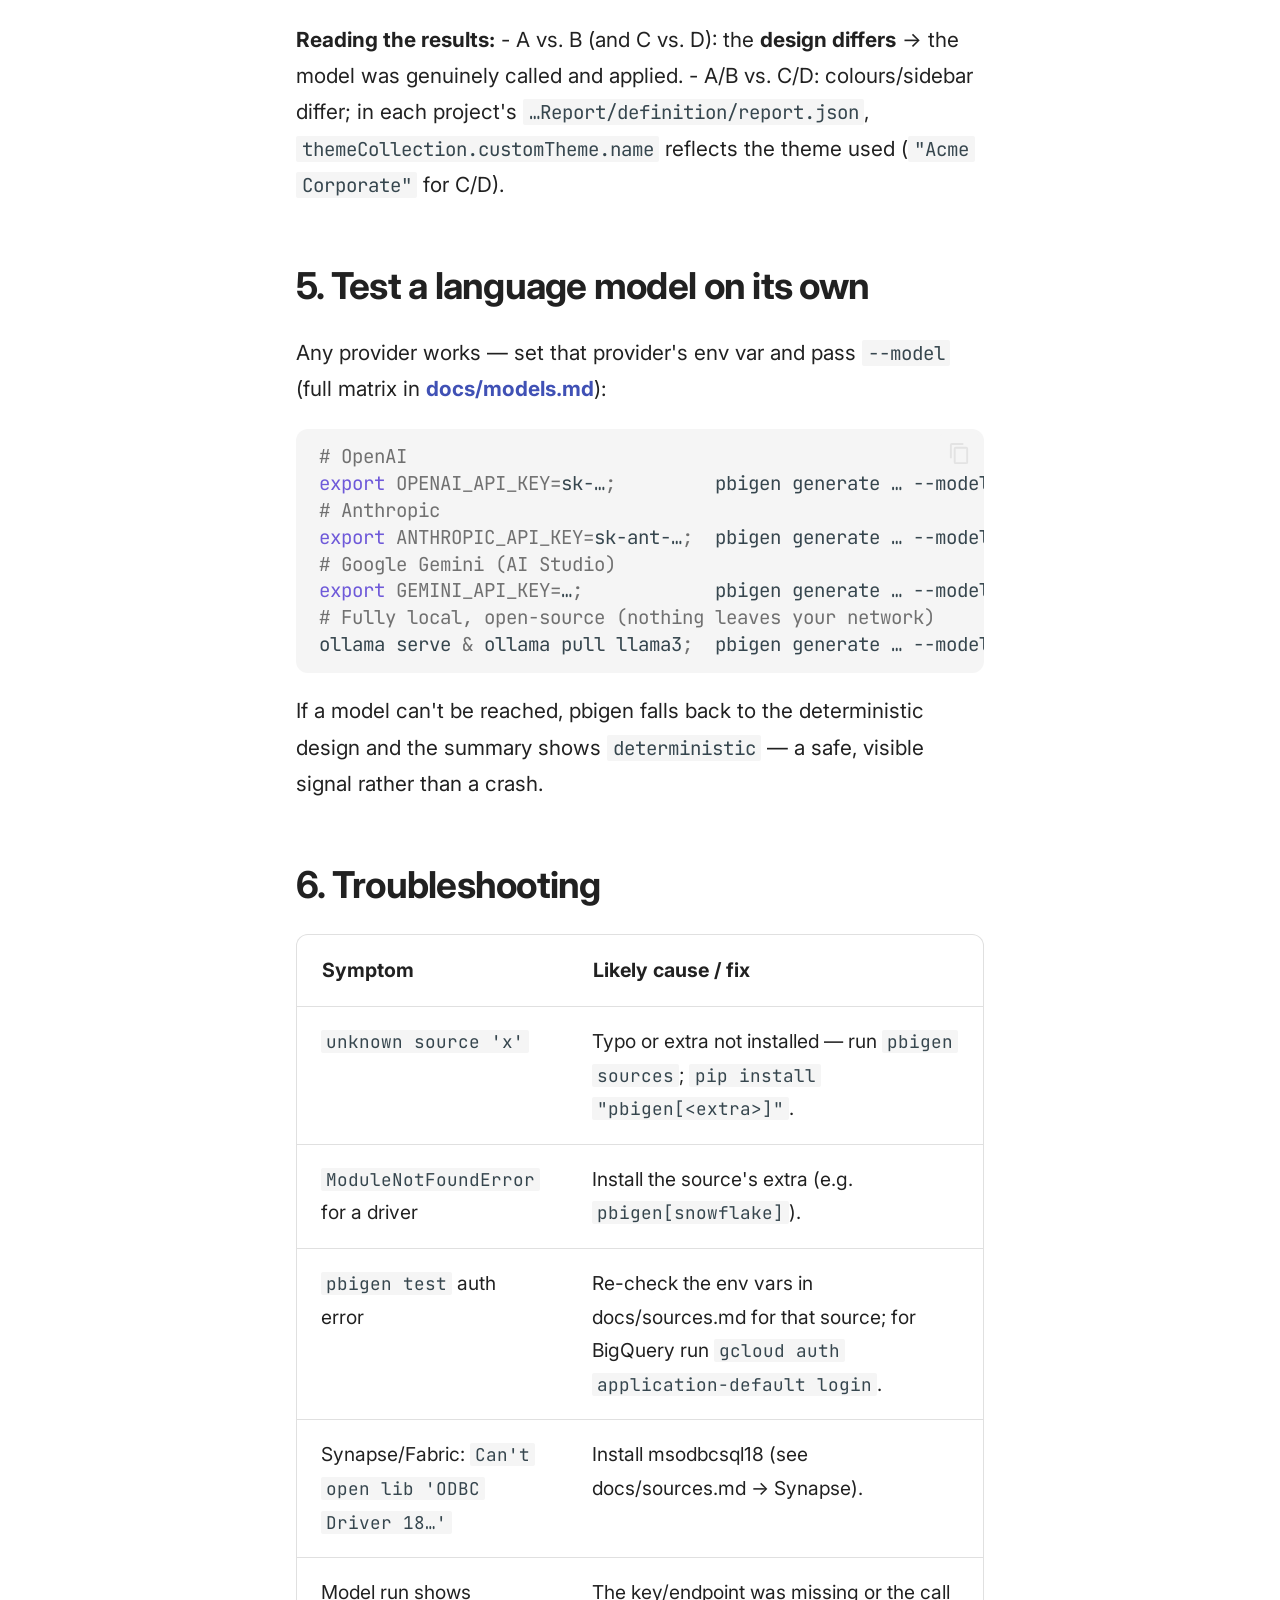
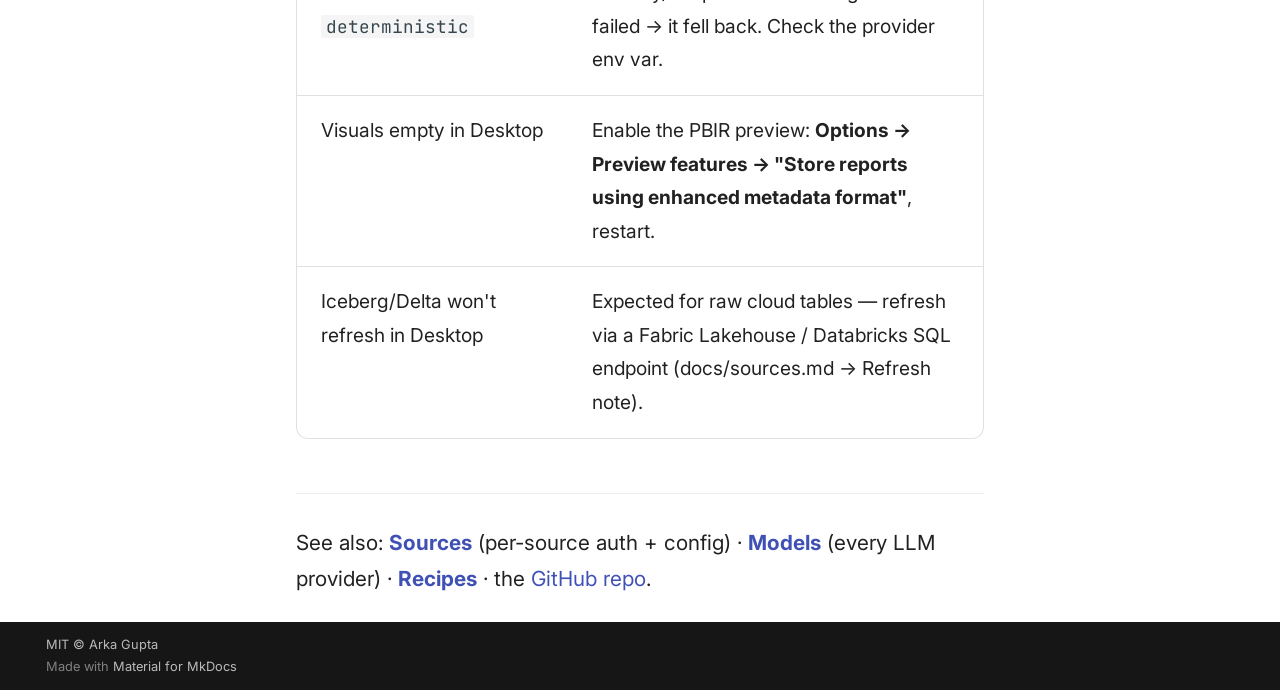
<file: testing/index.html>
<!doctype html>
<html lang="en" class="no-js">
  <head>
    
      <meta charset="utf-8">
      <meta name="viewport" content="width=device-width,initial-scale=1">
      
        <meta name="description" content="Your report's design, your data's story — Power BI dashboards generated from any data source.">
      
      
      
        <link rel="canonical" href="https://arkajojo.github.io/pbigen/testing/">
      
      
        <link rel="prev" href="../themes/">
      
      
        <link rel="next" href="../publishing/">
      
      
        
      
      
      <link rel="icon" href="../assets/images/favicon.png">
      <meta name="generator" content="mkdocs-1.6.1, mkdocs-material-9.7.7">
    
    
      
        <title>Testing - pbigen</title>
      
    
    
      <link rel="stylesheet" href="../assets/stylesheets/main.ec1eaa64.min.css">
      
        
        <link rel="stylesheet" href="../assets/stylesheets/palette.ab4e12ef.min.css">
      
      


    
    
      
    
    
      
        
        
        <link rel="preconnect" href="https://fonts.gstatic.com" crossorigin>
        <link rel="stylesheet" href="https://fonts.googleapis.com/css?family=Inter:300,300i,400,400i,700,700i%7CJetBrains+Mono:400,400i,700,700i&display=fallback">
        <style>:root{--md-text-font:"Inter";--md-code-font:"JetBrains Mono"}</style>
      
    
    
      <link rel="stylesheet" href="../stylesheets/extra.css">
    
    <script>__md_scope=new URL("..",location),__md_hash=e=>[...e].reduce(((e,_)=>(e<<5)-e+_.charCodeAt(0)),0),__md_get=(e,_=localStorage,t=__md_scope)=>JSON.parse(_.getItem(t.pathname+"."+e)),__md_set=(e,_,t=localStorage,a=__md_scope)=>{try{t.setItem(a.pathname+"."+e,JSON.stringify(_))}catch(e){}}</script>
    
      

    
    
  </head>
  
  
    
    
      
    
    
    
    
    <body dir="ltr" data-md-color-scheme="default" data-md-color-primary="indigo" data-md-color-accent="teal">
  
    
    <input class="md-toggle" data-md-toggle="drawer" type="checkbox" id="__drawer" autocomplete="off">
    <input class="md-toggle" data-md-toggle="search" type="checkbox" id="__search" autocomplete="off">
    <label class="md-overlay" for="__drawer"></label>
    <div data-md-component="skip">
      
        
        <a href="#testing-pbigen-a-self-serve-guide-for-every-source-and-model" class="md-skip">
          Skip to content
        </a>
      
    </div>
    <div data-md-component="announce">
      
    </div>
    
    
      

  

<header class="md-header md-header--shadow" data-md-component="header">
  <nav class="md-header__inner md-grid" aria-label="Header">
    <a href=".." title="pbigen" class="md-header__button md-logo" aria-label="pbigen" data-md-component="logo">
      
  
  <svg xmlns="http://www.w3.org/2000/svg" viewBox="0 0 24 24"><path d="M12 8a3 3 0 0 0 3-3 3 3 0 0 0-3-3 3 3 0 0 0-3 3 3 3 0 0 0 3 3m0 3.54C9.64 9.35 6.5 8 3 8v11c3.5 0 6.64 1.35 9 3.54 2.36-2.19 5.5-3.54 9-3.54V8c-3.5 0-6.64 1.35-9 3.54"/></svg>

    </a>
    <label class="md-header__button md-icon" for="__drawer">
      
      <svg xmlns="http://www.w3.org/2000/svg" viewBox="0 0 24 24"><path d="M3 6h18v2H3zm0 5h18v2H3zm0 5h18v2H3z"/></svg>
    </label>
    <div class="md-header__title" data-md-component="header-title">
      <div class="md-header__ellipsis">
        <div class="md-header__topic">
          <span class="md-ellipsis">
            pbigen
          </span>
        </div>
        <div class="md-header__topic" data-md-component="header-topic">
          <span class="md-ellipsis">
            
              Testing
            
          </span>
        </div>
      </div>
    </div>
    
      
        <form class="md-header__option" data-md-component="palette">
  
    
    
    
    <input class="md-option" data-md-color-media="(prefers-color-scheme: light)" data-md-color-scheme="default" data-md-color-primary="indigo" data-md-color-accent="teal"  aria-label="Switch to dark mode"  type="radio" name="__palette" id="__palette_0">
    
      <label class="md-header__button md-icon" title="Switch to dark mode" for="__palette_1" hidden>
        <svg xmlns="http://www.w3.org/2000/svg" viewBox="0 0 24 24"><path d="m17.75 4.09-2.53 1.94.91 3.06-2.63-1.81-2.63 1.81.91-3.06-2.53-1.94L12.44 4l1.06-3 1.06 3zm3.5 6.91-1.64 1.25.59 1.98-1.7-1.17-1.7 1.17.59-1.98L15.75 11l2.06-.05L18.5 9l.69 1.95zm-2.28 4.95c.83-.08 1.72 1.1 1.19 1.85-.32.45-.66.87-1.08 1.27C15.17 23 8.84 23 4.94 19.07c-3.91-3.9-3.91-10.24 0-14.14.4-.4.82-.76 1.27-1.08.75-.53 1.93.36 1.85 1.19-.27 2.86.69 5.83 2.89 8.02a9.96 9.96 0 0 0 8.02 2.89m-1.64 2.02a12.08 12.08 0 0 1-7.8-3.47c-2.17-2.19-3.33-5-3.49-7.82-2.81 3.14-2.7 7.96.31 10.98 3.02 3.01 7.84 3.12 10.98.31"/></svg>
      </label>
    
  
    
    
    
    <input class="md-option" data-md-color-media="(prefers-color-scheme: dark)" data-md-color-scheme="slate" data-md-color-primary="indigo" data-md-color-accent="teal"  aria-label="Switch to light mode"  type="radio" name="__palette" id="__palette_1">
    
      <label class="md-header__button md-icon" title="Switch to light mode" for="__palette_0" hidden>
        <svg xmlns="http://www.w3.org/2000/svg" viewBox="0 0 24 24"><path d="M12 7a5 5 0 0 1 5 5 5 5 0 0 1-5 5 5 5 0 0 1-5-5 5 5 0 0 1 5-5m0 2a3 3 0 0 0-3 3 3 3 0 0 0 3 3 3 3 0 0 0 3-3 3 3 0 0 0-3-3m0-7 2.39 3.42C13.65 5.15 12.84 5 12 5s-1.65.15-2.39.42zM3.34 7l4.16-.35A7.2 7.2 0 0 0 5.94 8.5c-.44.74-.69 1.5-.83 2.29zm.02 10 1.76-3.77a7.131 7.131 0 0 0 2.38 4.14zM20.65 7l-1.77 3.79a7.02 7.02 0 0 0-2.38-4.15zm-.01 10-4.14.36c.59-.51 1.12-1.14 1.54-1.86.42-.73.69-1.5.83-2.29zM12 22l-2.41-3.44c.74.27 1.55.44 2.41.44.82 0 1.63-.17 2.37-.44z"/></svg>
      </label>
    
  
</form>
      
    
    
      <script>var palette=__md_get("__palette");if(palette&&palette.color){if("(prefers-color-scheme)"===palette.color.media){var media=matchMedia("(prefers-color-scheme: light)"),input=document.querySelector(media.matches?"[data-md-color-media='(prefers-color-scheme: light)']":"[data-md-color-media='(prefers-color-scheme: dark)']");palette.color.media=input.getAttribute("data-md-color-media"),palette.color.scheme=input.getAttribute("data-md-color-scheme"),palette.color.primary=input.getAttribute("data-md-color-primary"),palette.color.accent=input.getAttribute("data-md-color-accent")}for(var[key,value]of Object.entries(palette.color))document.body.setAttribute("data-md-color-"+key,value)}</script>
    
    
    
      
      
        <label class="md-header__button md-icon" for="__search">
          
          <svg xmlns="http://www.w3.org/2000/svg" viewBox="0 0 24 24"><path d="M9.5 3A6.5 6.5 0 0 1 16 9.5c0 1.61-.59 3.09-1.56 4.23l.27.27h.79l5 5-1.5 1.5-5-5v-.79l-.27-.27A6.52 6.52 0 0 1 9.5 16 6.5 6.5 0 0 1 3 9.5 6.5 6.5 0 0 1 9.5 3m0 2C7 5 5 7 5 9.5S7 14 9.5 14 14 12 14 9.5 12 5 9.5 5"/></svg>
        </label>
        <div class="md-search" data-md-component="search" role="dialog">
  <label class="md-search__overlay" for="__search"></label>
  <div class="md-search__inner" role="search">
    <form class="md-search__form" name="search">
      <input type="text" class="md-search__input" name="query" aria-label="Search" placeholder="Search" autocapitalize="off" autocorrect="off" autocomplete="off" spellcheck="false" data-md-component="search-query" required>
      <label class="md-search__icon md-icon" for="__search">
        
        <svg xmlns="http://www.w3.org/2000/svg" viewBox="0 0 24 24"><path d="M9.5 3A6.5 6.5 0 0 1 16 9.5c0 1.61-.59 3.09-1.56 4.23l.27.27h.79l5 5-1.5 1.5-5-5v-.79l-.27-.27A6.52 6.52 0 0 1 9.5 16 6.5 6.5 0 0 1 3 9.5 6.5 6.5 0 0 1 9.5 3m0 2C7 5 5 7 5 9.5S7 14 9.5 14 14 12 14 9.5 12 5 9.5 5"/></svg>
        
        <svg xmlns="http://www.w3.org/2000/svg" viewBox="0 0 24 24"><path d="M20 11v2H8l5.5 5.5-1.42 1.42L4.16 12l7.92-7.92L13.5 5.5 8 11z"/></svg>
      </label>
      <nav class="md-search__options" aria-label="Search">
        
        <button type="reset" class="md-search__icon md-icon" title="Clear" aria-label="Clear" tabindex="-1">
          
          <svg xmlns="http://www.w3.org/2000/svg" viewBox="0 0 24 24"><path d="M19 6.41 17.59 5 12 10.59 6.41 5 5 6.41 10.59 12 5 17.59 6.41 19 12 13.41 17.59 19 19 17.59 13.41 12z"/></svg>
        </button>
      </nav>
      
        <div class="md-search__suggest" data-md-component="search-suggest"></div>
      
    </form>
    <div class="md-search__output">
      <div class="md-search__scrollwrap" tabindex="0" data-md-scrollfix>
        <div class="md-search-result" data-md-component="search-result">
          <div class="md-search-result__meta">
            Initializing search
          </div>
          <ol class="md-search-result__list" role="presentation"></ol>
        </div>
      </div>
    </div>
  </div>
</div>
      
    
    
      <div class="md-header__source">
        <a href="https://github.com/arkajojo/pbigen" title="Go to repository" class="md-source" data-md-component="source">
  <div class="md-source__icon md-icon">
    
    <svg xmlns="http://www.w3.org/2000/svg" viewBox="0 0 512 512"><!--! Font Awesome Free 7.1.0 by @fontawesome - https://fontawesome.com License - https://fontawesome.com/license/free (Icons: CC BY 4.0, Fonts: SIL OFL 1.1, Code: MIT License) Copyright 2025 Fonticons, Inc.--><path d="M173.9 397.4c0 2-2.3 3.6-5.2 3.6-3.3.3-5.6-1.3-5.6-3.6 0-2 2.3-3.6 5.2-3.6 3-.3 5.6 1.3 5.6 3.6m-31.1-4.5c-.7 2 1.3 4.3 4.3 4.9 2.6 1 5.6 0 6.2-2s-1.3-4.3-4.3-5.2c-2.6-.7-5.5.3-6.2 2.3m44.2-1.7c-2.9.7-4.9 2.6-4.6 4.9.3 2 2.9 3.3 5.9 2.6 2.9-.7 4.9-2.6 4.6-4.6-.3-1.9-3-3.2-5.9-2.9M252.8 8C114.1 8 8 113.3 8 252c0 110.9 69.8 205.8 169.5 239.2 12.8 2.3 17.3-5.6 17.3-12.1 0-6.2-.3-40.4-.3-61.4 0 0-70 15-84.7-29.8 0 0-11.4-29.1-27.8-36.6 0 0-22.9-15.7 1.6-15.4 0 0 24.9 2 38.6 25.8 21.9 38.6 58.6 27.5 72.9 20.9 2.3-16 8.8-27.1 16-33.7-55.9-6.2-112.3-14.3-112.3-110.5 0-27.5 7.6-41.3 23.6-58.9-2.6-6.5-11.1-33.3 2.6-67.9 20.9-6.5 69 27 69 27 20-5.6 41.5-8.5 62.8-8.5s42.8 2.9 62.8 8.5c0 0 48.1-33.6 69-27 13.7 34.7 5.2 61.4 2.6 67.9 16 17.7 25.8 31.5 25.8 58.9 0 96.5-58.9 104.2-114.8 110.5 9.2 7.9 17 22.9 17 46.4 0 33.7-.3 75.4-.3 83.6 0 6.5 4.6 14.4 17.3 12.1C436.2 457.8 504 362.9 504 252 504 113.3 391.5 8 252.8 8M105.2 352.9c-1.3 1-1 3.3.7 5.2 1.6 1.6 3.9 2.3 5.2 1 1.3-1 1-3.3-.7-5.2-1.6-1.6-3.9-2.3-5.2-1m-10.8-8.1c-.7 1.3.3 2.9 2.3 3.9 1.6 1 3.6.7 4.3-.7.7-1.3-.3-2.9-2.3-3.9-2-.6-3.6-.3-4.3.7m32.4 35.6c-1.6 1.3-1 4.3 1.3 6.2 2.3 2.3 5.2 2.6 6.5 1 1.3-1.3.7-4.3-1.3-6.2-2.2-2.3-5.2-2.6-6.5-1m-11.4-14.7c-1.6 1-1.6 3.6 0 5.9s4.3 3.3 5.6 2.3c1.6-1.3 1.6-3.9 0-6.2-1.4-2.3-4-3.3-5.6-2"/></svg>
  </div>
  <div class="md-source__repository">
    arkajojo/pbigen
  </div>
</a>
      </div>
    
  </nav>
  
</header>
    
    <div class="md-container" data-md-component="container">
      
      
        
          
        
      
      <main class="md-main" data-md-component="main">
        <div class="md-main__inner md-grid">
          
            
              
              <div class="md-sidebar md-sidebar--primary" data-md-component="sidebar" data-md-type="navigation" >
                <div class="md-sidebar__scrollwrap">
                  <div class="md-sidebar__inner">
                    



<nav class="md-nav md-nav--primary" aria-label="Navigation" data-md-level="0">
  <label class="md-nav__title" for="__drawer">
    <a href=".." title="pbigen" class="md-nav__button md-logo" aria-label="pbigen" data-md-component="logo">
      
  
  <svg xmlns="http://www.w3.org/2000/svg" viewBox="0 0 24 24"><path d="M12 8a3 3 0 0 0 3-3 3 3 0 0 0-3-3 3 3 0 0 0-3 3 3 3 0 0 0 3 3m0 3.54C9.64 9.35 6.5 8 3 8v11c3.5 0 6.64 1.35 9 3.54 2.36-2.19 5.5-3.54 9-3.54V8c-3.5 0-6.64 1.35-9 3.54"/></svg>

    </a>
    pbigen
  </label>
  
    <div class="md-nav__source">
      <a href="https://github.com/arkajojo/pbigen" title="Go to repository" class="md-source" data-md-component="source">
  <div class="md-source__icon md-icon">
    
    <svg xmlns="http://www.w3.org/2000/svg" viewBox="0 0 512 512"><!--! Font Awesome Free 7.1.0 by @fontawesome - https://fontawesome.com License - https://fontawesome.com/license/free (Icons: CC BY 4.0, Fonts: SIL OFL 1.1, Code: MIT License) Copyright 2025 Fonticons, Inc.--><path d="M173.9 397.4c0 2-2.3 3.6-5.2 3.6-3.3.3-5.6-1.3-5.6-3.6 0-2 2.3-3.6 5.2-3.6 3-.3 5.6 1.3 5.6 3.6m-31.1-4.5c-.7 2 1.3 4.3 4.3 4.9 2.6 1 5.6 0 6.2-2s-1.3-4.3-4.3-5.2c-2.6-.7-5.5.3-6.2 2.3m44.2-1.7c-2.9.7-4.9 2.6-4.6 4.9.3 2 2.9 3.3 5.9 2.6 2.9-.7 4.9-2.6 4.6-4.6-.3-1.9-3-3.2-5.9-2.9M252.8 8C114.1 8 8 113.3 8 252c0 110.9 69.8 205.8 169.5 239.2 12.8 2.3 17.3-5.6 17.3-12.1 0-6.2-.3-40.4-.3-61.4 0 0-70 15-84.7-29.8 0 0-11.4-29.1-27.8-36.6 0 0-22.9-15.7 1.6-15.4 0 0 24.9 2 38.6 25.8 21.9 38.6 58.6 27.5 72.9 20.9 2.3-16 8.8-27.1 16-33.7-55.9-6.2-112.3-14.3-112.3-110.5 0-27.5 7.6-41.3 23.6-58.9-2.6-6.5-11.1-33.3 2.6-67.9 20.9-6.5 69 27 69 27 20-5.6 41.5-8.5 62.8-8.5s42.8 2.9 62.8 8.5c0 0 48.1-33.6 69-27 13.7 34.7 5.2 61.4 2.6 67.9 16 17.7 25.8 31.5 25.8 58.9 0 96.5-58.9 104.2-114.8 110.5 9.2 7.9 17 22.9 17 46.4 0 33.7-.3 75.4-.3 83.6 0 6.5 4.6 14.4 17.3 12.1C436.2 457.8 504 362.9 504 252 504 113.3 391.5 8 252.8 8M105.2 352.9c-1.3 1-1 3.3.7 5.2 1.6 1.6 3.9 2.3 5.2 1 1.3-1 1-3.3-.7-5.2-1.6-1.6-3.9-2.3-5.2-1m-10.8-8.1c-.7 1.3.3 2.9 2.3 3.9 1.6 1 3.6.7 4.3-.7.7-1.3-.3-2.9-2.3-3.9-2-.6-3.6-.3-4.3.7m32.4 35.6c-1.6 1.3-1 4.3 1.3 6.2 2.3 2.3 5.2 2.6 6.5 1 1.3-1.3.7-4.3-1.3-6.2-2.2-2.3-5.2-2.6-6.5-1m-11.4-14.7c-1.6 1-1.6 3.6 0 5.9s4.3 3.3 5.6 2.3c1.6-1.3 1.6-3.9 0-6.2-1.4-2.3-4-3.3-5.6-2"/></svg>
  </div>
  <div class="md-source__repository">
    arkajojo/pbigen
  </div>
</a>
    </div>
  
  <ul class="md-nav__list" data-md-scrollfix>
    
      
      
  
  
  
  
    <li class="md-nav__item">
      <a href=".." class="md-nav__link">
        
  
  
  <span class="md-ellipsis">
    
  
    Home
  

    
  </span>
  
  

      </a>
    </li>
  

    
      
      
  
  
  
  
    <li class="md-nav__item">
      <a href="../why/" class="md-nav__link">
        
  
  
  <span class="md-ellipsis">
    
  
    Why pbigen
  

    
  </span>
  
  

      </a>
    </li>
  

    
      
      
  
  
  
  
    <li class="md-nav__item">
      <a href="../recipes/" class="md-nav__link">
        
  
  
  <span class="md-ellipsis">
    
  
    Recipes (cookbook)
  

    
  </span>
  
  

      </a>
    </li>
  

    
      
      
  
  
  
  
    <li class="md-nav__item">
      <a href="../templates/" class="md-nav__link">
        
  
  
  <span class="md-ellipsis">
    
  
    Template packs (.pbix → design)
  

    
  </span>
  
  

      </a>
    </li>
  

    
      
      
  
  
  
  
    <li class="md-nav__item">
      <a href="../deterministic-vs-llm/" class="md-nav__link">
        
  
  
  <span class="md-ellipsis">
    
  
    The AI design pipeline
  

    
  </span>
  
  

      </a>
    </li>
  

    
      
      
  
  
  
  
    <li class="md-nav__item">
      <a href="../sources/" class="md-nav__link">
        
  
  
  <span class="md-ellipsis">
    
  
    Sources & authentication
  

    
  </span>
  
  

      </a>
    </li>
  

    
      
      
  
  
  
  
    <li class="md-nav__item">
      <a href="../models/" class="md-nav__link">
        
  
  
  <span class="md-ellipsis">
    
  
    Models (LLMs)
  

    
  </span>
  
  

      </a>
    </li>
  

    
      
      
  
  
  
  
    <li class="md-nav__item">
      <a href="../themes/" class="md-nav__link">
        
  
  
  <span class="md-ellipsis">
    
  
    Themes, logo & shell
  

    
  </span>
  
  

      </a>
    </li>
  

    
      
      
  
  
    
  
  
  
    <li class="md-nav__item md-nav__item--active">
      
      <input class="md-nav__toggle md-toggle" type="checkbox" id="__toc">
      
      
        
      
      
        <label class="md-nav__link md-nav__link--active" for="__toc">
          
  
  
  <span class="md-ellipsis">
    
  
    Testing
  

    
  </span>
  
  

          <span class="md-nav__icon md-icon"></span>
        </label>
      
      <a href="./" class="md-nav__link md-nav__link--active">
        
  
  
  <span class="md-ellipsis">
    
  
    Testing
  

    
  </span>
  
  

      </a>
      
        

<nav class="md-nav md-nav--secondary" aria-label="Table of contents">
  
  
  
    
  
  
    <label class="md-nav__title" for="__toc">
      <span class="md-nav__icon md-icon"></span>
      Table of contents
    </label>
    <ul class="md-nav__list" data-md-component="toc" data-md-scrollfix>
      
        <li class="md-nav__item">
  <a href="#0-install" class="md-nav__link">
    <span class="md-ellipsis">
      
        0. Install
      
    </span>
  </a>
  
</li>
      
        <li class="md-nav__item">
  <a href="#1-prove-it-end-to-end-offline-30-seconds-no-cloud-account" class="md-nav__link">
    <span class="md-ellipsis">
      
        1. Prove it end-to-end offline (30 seconds, no cloud account)
      
    </span>
  </a>
  
</li>
      
        <li class="md-nav__item">
  <a href="#2-the-universal-6-step-verification-any-source" class="md-nav__link">
    <span class="md-ellipsis">
      
        2. The universal 6-step verification (any source)
      
    </span>
  </a>
  
    <nav class="md-nav" aria-label="2. The universal 6-step verification (any source)">
      <ul class="md-nav__list">
        
          <li class="md-nav__item">
  <a href="#what-working-looks-like" class="md-nav__link">
    <span class="md-ellipsis">
      
        What "working" looks like
      
    </span>
  </a>
  
</li>
        
      </ul>
    </nav>
  
</li>
      
        <li class="md-nav__item">
  <a href="#3-validate-the-output-against-microsofts-pbir-schemas-optional-high-confidence" class="md-nav__link">
    <span class="md-ellipsis">
      
        3. Validate the output against Microsoft's PBIR schemas (optional, high-confidence)
      
    </span>
  </a>
  
</li>
      
        <li class="md-nav__item">
  <a href="#4-the-full-bigquery-matrix-deterministic-llm-built-in-custom-theme" class="md-nav__link">
    <span class="md-ellipsis">
      
        4. The full BigQuery matrix (deterministic × LLM, built-in × custom theme)
      
    </span>
  </a>
  
</li>
      
        <li class="md-nav__item">
  <a href="#5-test-a-language-model-on-its-own" class="md-nav__link">
    <span class="md-ellipsis">
      
        5. Test a language model on its own
      
    </span>
  </a>
  
</li>
      
        <li class="md-nav__item">
  <a href="#6-troubleshooting" class="md-nav__link">
    <span class="md-ellipsis">
      
        6. Troubleshooting
      
    </span>
  </a>
  
</li>
      
    </ul>
  
</nav>
      
    </li>
  

    
      
      
  
  
  
  
    <li class="md-nav__item">
      <a href="../publishing/" class="md-nav__link">
        
  
  
  <span class="md-ellipsis">
    
  
    Publishing
  

    
  </span>
  
  

      </a>
    </li>
  

    
  </ul>
</nav>
                  </div>
                </div>
              </div>
            
            
              
              <div class="md-sidebar md-sidebar--secondary" data-md-component="sidebar" data-md-type="toc" >
                <div class="md-sidebar__scrollwrap">
                  <div class="md-sidebar__inner">
                    

<nav class="md-nav md-nav--secondary" aria-label="Table of contents">
  
  
  
    
  
  
    <label class="md-nav__title" for="__toc">
      <span class="md-nav__icon md-icon"></span>
      Table of contents
    </label>
    <ul class="md-nav__list" data-md-component="toc" data-md-scrollfix>
      
        <li class="md-nav__item">
  <a href="#0-install" class="md-nav__link">
    <span class="md-ellipsis">
      
        0. Install
      
    </span>
  </a>
  
</li>
      
        <li class="md-nav__item">
  <a href="#1-prove-it-end-to-end-offline-30-seconds-no-cloud-account" class="md-nav__link">
    <span class="md-ellipsis">
      
        1. Prove it end-to-end offline (30 seconds, no cloud account)
      
    </span>
  </a>
  
</li>
      
        <li class="md-nav__item">
  <a href="#2-the-universal-6-step-verification-any-source" class="md-nav__link">
    <span class="md-ellipsis">
      
        2. The universal 6-step verification (any source)
      
    </span>
  </a>
  
    <nav class="md-nav" aria-label="2. The universal 6-step verification (any source)">
      <ul class="md-nav__list">
        
          <li class="md-nav__item">
  <a href="#what-working-looks-like" class="md-nav__link">
    <span class="md-ellipsis">
      
        What "working" looks like
      
    </span>
  </a>
  
</li>
        
      </ul>
    </nav>
  
</li>
      
        <li class="md-nav__item">
  <a href="#3-validate-the-output-against-microsofts-pbir-schemas-optional-high-confidence" class="md-nav__link">
    <span class="md-ellipsis">
      
        3. Validate the output against Microsoft's PBIR schemas (optional, high-confidence)
      
    </span>
  </a>
  
</li>
      
        <li class="md-nav__item">
  <a href="#4-the-full-bigquery-matrix-deterministic-llm-built-in-custom-theme" class="md-nav__link">
    <span class="md-ellipsis">
      
        4. The full BigQuery matrix (deterministic × LLM, built-in × custom theme)
      
    </span>
  </a>
  
</li>
      
        <li class="md-nav__item">
  <a href="#5-test-a-language-model-on-its-own" class="md-nav__link">
    <span class="md-ellipsis">
      
        5. Test a language model on its own
      
    </span>
  </a>
  
</li>
      
        <li class="md-nav__item">
  <a href="#6-troubleshooting" class="md-nav__link">
    <span class="md-ellipsis">
      
        6. Troubleshooting
      
    </span>
  </a>
  
</li>
      
    </ul>
  
</nav>
                  </div>
                </div>
              </div>
            
          
          
            <div class="md-content" data-md-component="content">
              
              <article class="md-content__inner md-typeset">
                
                  


  
    <a href="https://github.com/arkajojo/pbigen/edit/main/docs/testing.md" title="Edit this page" class="md-content__button md-icon" rel="edit">
      
      <svg xmlns="http://www.w3.org/2000/svg" viewBox="0 0 24 24"><path d="M10 20H6V4h7v5h5v3.1l2-2V8l-6-6H6c-1.1 0-2 .9-2 2v16c0 1.1.9 2 2 2h4zm10.2-7c.1 0 .3.1.4.2l1.3 1.3c.2.2.2.6 0 .8l-1 1-2.1-2.1 1-1c.1-.1.2-.2.4-.2m0 3.9L14.1 23H12v-2.1l6.1-6.1z"/></svg>
    </a>
  
  


<h1 id="testing-pbigen-a-self-serve-guide-for-every-source-and-model">Testing pbigen — a self-serve guide for every source and model<a class="headerlink" href="#testing-pbigen-a-self-serve-guide-for-every-source-and-model" title="Permanent link">&para;</a></h1>
<p>This is the guide to hand a teammate. It shows how to prove pbigen works against <strong>any</strong> source and,
optionally, with <strong>any</strong> language model — from a 30-second offline check to a full BigQuery matrix
validated against Microsoft's schemas.</p>
<p>Nothing here mutates your data. Sources are <strong>read-only</strong> and introspect <strong>metadata only</strong>; models
(if you use one) receive metadata only. No row data leaves your machine.</p>
<hr />
<h2 id="0-install">0. Install<a class="headerlink" href="#0-install" title="Permanent link">&para;</a></h2>
<div class="highlight"><pre><span></span><code><a id="__codelineno-0-1" name="__codelineno-0-1" href="#__codelineno-0-1"></a>pip<span class="w"> </span>install<span class="w"> </span><span class="s2">"pbigen[&lt;source-extra&gt;]"</span><span class="w">     </span><span class="c1"># e.g. pbigen[bigquery] — see docs/sources.md for the extra</span>
<a id="__codelineno-0-2" name="__codelineno-0-2" href="#__codelineno-0-2"></a>pip<span class="w"> </span>install<span class="w"> </span><span class="s2">"pbigen[llm]"</span><span class="w">                </span><span class="c1"># only if you want the AI design pipeline</span>
<a id="__codelineno-0-3" name="__codelineno-0-3" href="#__codelineno-0-3"></a>pip<span class="w"> </span>install<span class="w"> </span>jsonschema<span class="w"> </span>referencing<span class="w">       </span><span class="c1"># only for the optional schema-validation step below</span>
</code></pre></div>
<p>Sanity check with no credentials at all:
<div class="highlight"><pre><span></span><code><a id="__codelineno-1-1" name="__codelineno-1-1" href="#__codelineno-1-1"></a>pbigen<span class="w"> </span>--version
<a id="__codelineno-1-2" name="__codelineno-1-2" href="#__codelineno-1-2"></a>pbigen<span class="w"> </span>sources<span class="w">          </span><span class="c1"># lists all 16 source kinds</span>
<a id="__codelineno-1-3" name="__codelineno-1-3" href="#__codelineno-1-3"></a>pbigen<span class="w"> </span>themes<span class="w">           </span><span class="c1"># midnight | slate | aurora</span>
</code></pre></div></p>
<h2 id="1-prove-it-end-to-end-offline-30-seconds-no-cloud-account">1. Prove it end-to-end offline (30 seconds, no cloud account)<a class="headerlink" href="#1-prove-it-end-to-end-offline-30-seconds-no-cloud-account" title="Permanent link">&para;</a></h2>
<p>The fastest "does it actually work" — generate from a local Parquet file:
<div class="highlight"><pre><span></span><code><a id="__codelineno-2-1" name="__codelineno-2-1" href="#__codelineno-2-1"></a>pip<span class="w"> </span>install<span class="w"> </span><span class="s2">"pbigen[lakehouse]"</span><span class="w"> </span>pyarrow
<a id="__codelineno-2-2" name="__codelineno-2-2" href="#__codelineno-2-2"></a>python<span class="w"> </span>examples/generate_from_parquet.py<span class="w">       </span><span class="c1"># builds a sample file, generates a project</span>
<a id="__codelineno-2-3" name="__codelineno-2-3" href="#__codelineno-2-3"></a><span class="c1"># → prints the .pbip path; open it in Power BI Desktop (PBIR preview) and Refresh</span>
</code></pre></div>
If this produces an openable project, the whole pipeline (introspect → design → layout → emit) works
on your machine. Everything below is the same flow pointed at a real source.</p>
<h2 id="2-the-universal-6-step-verification-any-source">2. The universal 6-step verification (any source)<a class="headerlink" href="#2-the-universal-6-step-verification-any-source" title="Permanent link">&para;</a></h2>
<p>Pick your source from <strong><a href="../sources/">docs/sources.md</a></strong> for the exact <code>--set</code> keys and auth, then:</p>
<div class="highlight"><pre><span></span><code><a id="__codelineno-3-1" name="__codelineno-3-1" href="#__codelineno-3-1"></a><span class="c1"># 1) install the driver</span>
<a id="__codelineno-3-2" name="__codelineno-3-2" href="#__codelineno-3-2"></a>pip<span class="w"> </span>install<span class="w"> </span><span class="s2">"pbigen[&lt;extra&gt;]"</span>
<a id="__codelineno-3-3" name="__codelineno-3-3" href="#__codelineno-3-3"></a>
<a id="__codelineno-3-4" name="__codelineno-3-4" href="#__codelineno-3-4"></a><span class="c1"># 2) authenticate (env vars — see docs/sources.md for your source)</span>
<a id="__codelineno-3-5" name="__codelineno-3-5" href="#__codelineno-3-5"></a><span class="c1">#    e.g. gcloud auth application-default login   |   export AWS_ACCESS_KEY_ID=… etc.</span>
<a id="__codelineno-3-6" name="__codelineno-3-6" href="#__codelineno-3-6"></a>
<a id="__codelineno-3-7" name="__codelineno-3-7" href="#__codelineno-3-7"></a><span class="c1"># 3) connectivity + introspection (read-only, ~seconds)</span>
<a id="__codelineno-3-8" name="__codelineno-3-8" href="#__codelineno-3-8"></a>pbigen<span class="w"> </span><span class="nb">test</span><span class="w"> </span>--source<span class="w"> </span>&lt;kind&gt;<span class="w"> </span>--set<span class="w"> </span>&lt;<span class="nv">key</span><span class="o">=</span>value<span class="w"> </span>...&gt;
<a id="__codelineno-3-9" name="__codelineno-3-9" href="#__codelineno-3-9"></a><span class="c1">#    → "&lt;kind&gt;: OK — N columns in &lt;table&gt;"</span>
<a id="__codelineno-3-10" name="__codelineno-3-10" href="#__codelineno-3-10"></a>
<a id="__codelineno-3-11" name="__codelineno-3-11" href="#__codelineno-3-11"></a><span class="c1"># 4) generate (deterministic — no model, no key)</span>
<a id="__codelineno-3-12" name="__codelineno-3-12" href="#__codelineno-3-12"></a>pbigen<span class="w"> </span>generate<span class="w"> </span>--source<span class="w"> </span>&lt;kind&gt;<span class="w"> </span>--set<span class="w"> </span>&lt;<span class="nv">key</span><span class="o">=</span>value<span class="w"> </span>...&gt;<span class="w"> </span>--theme<span class="w"> </span>midnight<span class="w"> </span>--out<span class="w"> </span>out<span class="w"> </span>--name<span class="w"> </span>Check_Deterministic
<a id="__codelineno-3-13" name="__codelineno-3-13" href="#__codelineno-3-13"></a>
<a id="__codelineno-3-14" name="__codelineno-3-14" href="#__codelineno-3-14"></a><span class="c1"># 5) (optional) generate with a language model refining the design</span>
<a id="__codelineno-3-15" name="__codelineno-3-15" href="#__codelineno-3-15"></a><span class="nb">export</span><span class="w"> </span><span class="nv">OPENAI_API_KEY</span><span class="o">=</span>sk-…<span class="w">        </span><span class="c1"># or any provider's key — see docs/models.md</span>
<a id="__codelineno-3-16" name="__codelineno-3-16" href="#__codelineno-3-16"></a>pbigen<span class="w"> </span>generate<span class="w"> </span>--source<span class="w"> </span>&lt;kind&gt;<span class="w"> </span>--set<span class="w"> </span>&lt;<span class="nv">key</span><span class="o">=</span>value<span class="w"> </span>...&gt;<span class="w"> </span><span class="se">\</span>
<a id="__codelineno-3-17" name="__codelineno-3-17" href="#__codelineno-3-17"></a><span class="w">  </span>--model<span class="w"> </span>gpt-4o-mini<span class="w"> </span>--theme<span class="w"> </span>midnight<span class="w"> </span>--out<span class="w"> </span>out<span class="w"> </span>--name<span class="w"> </span>Check_LLM
<a id="__codelineno-3-18" name="__codelineno-3-18" href="#__codelineno-3-18"></a>
<a id="__codelineno-3-19" name="__codelineno-3-19" href="#__codelineno-3-19"></a><span class="c1"># 6) open each out/&lt;name&gt;/&lt;name&gt;.pbip in Power BI Desktop (PBIR preview enabled) and Refresh</span>
</code></pre></div>
<h3 id="what-working-looks-like">What "working" looks like<a class="headerlink" href="#what-working-looks-like" title="Permanent link">&para;</a></h3>
<ul>
<li><strong>Step 3</strong> prints <code>OK — N columns</code> → auth + introspection succeed.</li>
<li><strong>Step 4</strong> prints <code>model used: deterministic</code>, a page/visual summary, and writes <code>…/&lt;name&gt;.pbip</code>.</li>
<li><strong>Step 5</strong> prints <code>model used: litellm:&lt;model&gt;</code> and a <strong>different</strong> design (the LLM reshaped it).</li>
<li><strong>Step 6</strong>: the report opens in Desktop with a sidebar + filters + KPI cards + charts; Refresh loads data.</li>
</ul>
<h2 id="3-validate-the-output-against-microsofts-pbir-schemas-optional-high-confidence">3. Validate the output against Microsoft's PBIR schemas (optional, high-confidence)<a class="headerlink" href="#3-validate-the-output-against-microsofts-pbir-schemas-optional-high-confidence" title="Permanent link">&para;</a></h2>
<p>Beyond "it opens," you can prove every generated report file is schema-correct:</p>
<p><div class="highlight"><pre><span></span><code><a id="__codelineno-4-1" name="__codelineno-4-1" href="#__codelineno-4-1"></a><span class="c1"># save as check_schema.py, then:  python check_schema.py out/Check_Deterministic/Check_Deterministic.Report</span>
<a id="__codelineno-4-2" name="__codelineno-4-2" href="#__codelineno-4-2"></a><span class="kn">import</span><span class="w"> </span><span class="nn">sys</span><span class="o">,</span><span class="w"> </span><span class="nn">json</span><span class="o">,</span><span class="w"> </span><span class="nn">glob</span><span class="o">,</span><span class="w"> </span><span class="nn">ssl</span><span class="o">,</span><span class="w"> </span><span class="nn">urllib.request</span>
<a id="__codelineno-4-3" name="__codelineno-4-3" href="#__codelineno-4-3"></a><span class="kn">from</span><span class="w"> </span><span class="nn">jsonschema</span><span class="w"> </span><span class="kn">import</span> <span class="n">Draft7Validator</span>
<a id="__codelineno-4-4" name="__codelineno-4-4" href="#__codelineno-4-4"></a><span class="kn">from</span><span class="w"> </span><span class="nn">referencing</span><span class="w"> </span><span class="kn">import</span> <span class="n">Registry</span><span class="p">,</span> <span class="n">Resource</span>
<a id="__codelineno-4-5" name="__codelineno-4-5" href="#__codelineno-4-5"></a><span class="kn">from</span><span class="w"> </span><span class="nn">referencing.jsonschema</span><span class="w"> </span><span class="kn">import</span> <span class="n">DRAFT7</span>
<a id="__codelineno-4-6" name="__codelineno-4-6" href="#__codelineno-4-6"></a>
<a id="__codelineno-4-7" name="__codelineno-4-7" href="#__codelineno-4-7"></a><span class="n">ctx</span> <span class="o">=</span> <span class="n">ssl</span><span class="o">.</span><span class="n">create_default_context</span><span class="p">();</span> <span class="n">cache</span> <span class="o">=</span> <span class="p">{}</span>
<a id="__codelineno-4-8" name="__codelineno-4-8" href="#__codelineno-4-8"></a><span class="k">def</span><span class="w"> </span><span class="nf">fetch</span><span class="p">(</span><span class="n">u</span><span class="p">):</span>
<a id="__codelineno-4-9" name="__codelineno-4-9" href="#__codelineno-4-9"></a>    <span class="k">if</span> <span class="n">u</span> <span class="ow">not</span> <span class="ow">in</span> <span class="n">cache</span><span class="p">:</span>
<a id="__codelineno-4-10" name="__codelineno-4-10" href="#__codelineno-4-10"></a>        <span class="k">with</span> <span class="n">urllib</span><span class="o">.</span><span class="n">request</span><span class="o">.</span><span class="n">urlopen</span><span class="p">(</span><span class="n">u</span><span class="p">,</span> <span class="n">timeout</span><span class="o">=</span><span class="mi">25</span><span class="p">,</span> <span class="n">context</span><span class="o">=</span><span class="n">ctx</span><span class="p">)</span> <span class="k">as</span> <span class="n">r</span><span class="p">:</span> <span class="n">cache</span><span class="p">[</span><span class="n">u</span><span class="p">]</span> <span class="o">=</span> <span class="n">json</span><span class="o">.</span><span class="n">loads</span><span class="p">(</span><span class="n">r</span><span class="o">.</span><span class="n">read</span><span class="p">())</span>
<a id="__codelineno-4-11" name="__codelineno-4-11" href="#__codelineno-4-11"></a>    <span class="k">return</span> <span class="n">cache</span><span class="p">[</span><span class="n">u</span><span class="p">]</span>
<a id="__codelineno-4-12" name="__codelineno-4-12" href="#__codelineno-4-12"></a><span class="n">reg</span> <span class="o">=</span> <span class="n">Registry</span><span class="p">(</span><span class="n">retrieve</span><span class="o">=</span><span class="k">lambda</span> <span class="n">u</span><span class="p">:</span> <span class="n">Resource</span><span class="o">.</span><span class="n">from_contents</span><span class="p">(</span><span class="n">fetch</span><span class="p">(</span><span class="n">u</span><span class="p">),</span> <span class="n">default_specification</span><span class="o">=</span><span class="n">DRAFT7</span><span class="p">))</span>
<a id="__codelineno-4-13" name="__codelineno-4-13" href="#__codelineno-4-13"></a>
<a id="__codelineno-4-14" name="__codelineno-4-14" href="#__codelineno-4-14"></a><span class="n">report_dir</span> <span class="o">=</span> <span class="n">sys</span><span class="o">.</span><span class="n">argv</span><span class="p">[</span><span class="mi">1</span><span class="p">];</span> <span class="n">ok</span> <span class="o">=</span> <span class="n">bad</span> <span class="o">=</span> <span class="mi">0</span>
<a id="__codelineno-4-15" name="__codelineno-4-15" href="#__codelineno-4-15"></a><span class="k">for</span> <span class="n">path</span> <span class="ow">in</span> <span class="n">glob</span><span class="o">.</span><span class="n">glob</span><span class="p">(</span><span class="sa">f</span><span class="s2">"</span><span class="si">{</span><span class="n">report_dir</span><span class="si">}</span><span class="s2">/definition/**/*.json"</span><span class="p">,</span> <span class="n">recursive</span><span class="o">=</span><span class="kc">True</span><span class="p">):</span>
<a id="__codelineno-4-16" name="__codelineno-4-16" href="#__codelineno-4-16"></a>    <span class="n">obj</span> <span class="o">=</span> <span class="n">json</span><span class="o">.</span><span class="n">load</span><span class="p">(</span><span class="nb">open</span><span class="p">(</span><span class="n">path</span><span class="p">));</span> <span class="n">su</span> <span class="o">=</span> <span class="n">obj</span><span class="o">.</span><span class="n">get</span><span class="p">(</span><span class="s2">"$schema"</span><span class="p">)</span>
<a id="__codelineno-4-17" name="__codelineno-4-17" href="#__codelineno-4-17"></a>    <span class="k">if</span> <span class="ow">not</span> <span class="n">su</span><span class="p">:</span> <span class="k">continue</span>
<a id="__codelineno-4-18" name="__codelineno-4-18" href="#__codelineno-4-18"></a>    <span class="n">errs</span> <span class="o">=</span> <span class="nb">sorted</span><span class="p">(</span><span class="n">Draft7Validator</span><span class="p">(</span><span class="n">fetch</span><span class="p">(</span><span class="n">su</span><span class="p">),</span> <span class="n">registry</span><span class="o">=</span><span class="n">reg</span><span class="p">)</span><span class="o">.</span><span class="n">iter_errors</span><span class="p">(</span><span class="n">obj</span><span class="p">),</span> <span class="n">key</span><span class="o">=</span><span class="k">lambda</span> <span class="n">e</span><span class="p">:</span> <span class="n">e</span><span class="o">.</span><span class="n">path</span><span class="p">)</span>
<a id="__codelineno-4-19" name="__codelineno-4-19" href="#__codelineno-4-19"></a>    <span class="k">if</span> <span class="n">errs</span><span class="p">:</span> <span class="n">bad</span> <span class="o">+=</span> <span class="mi">1</span><span class="p">;</span> <span class="nb">print</span><span class="p">(</span><span class="s2">"INVALID"</span><span class="p">,</span> <span class="n">path</span><span class="o">.</span><span class="n">split</span><span class="p">(</span><span class="s2">"definition/"</span><span class="p">)[</span><span class="mi">1</span><span class="p">],</span> <span class="s2">"-"</span><span class="p">,</span> <span class="n">errs</span><span class="p">[</span><span class="mi">0</span><span class="p">]</span><span class="o">.</span><span class="n">message</span><span class="p">[:</span><span class="mi">120</span><span class="p">])</span>
<a id="__codelineno-4-20" name="__codelineno-4-20" href="#__codelineno-4-20"></a>    <span class="k">else</span><span class="p">:</span> <span class="n">ok</span> <span class="o">+=</span> <span class="mi">1</span>
<a id="__codelineno-4-21" name="__codelineno-4-21" href="#__codelineno-4-21"></a><span class="nb">print</span><span class="p">(</span><span class="sa">f</span><span class="s2">"valid=</span><span class="si">{</span><span class="n">ok</span><span class="si">}</span><span class="s2"> invalid=</span><span class="si">{</span><span class="n">bad</span><span class="si">}</span><span class="s2">"</span><span class="p">)</span>
</code></pre></div>
Expect <code>valid=N invalid=0</code>.</p>
<h2 id="4-the-full-bigquery-matrix-deterministic-llm-built-in-custom-theme">4. The full BigQuery matrix (deterministic × LLM, built-in × custom theme)<a class="headerlink" href="#4-the-full-bigquery-matrix-deterministic-llm-built-in-custom-theme" title="Permanent link">&para;</a></h2>
<p><code>examples/verify_bigquery.py</code> runs <strong>four</strong> generations from the <em>same</em> BigQuery table and validates
each against Microsoft's schemas — the most comprehensive single check:</p>
<table>
<thead>
<tr>
<th>Run</th>
<th>Model</th>
<th>Theme</th>
</tr>
</thead>
<tbody>
<tr>
<td>A</td>
<td>deterministic</td>
<td>built-in <code>midnight</code></td>
</tr>
<tr>
<td>B</td>
<td>Gemini</td>
<td>built-in <code>midnight</code></td>
</tr>
<tr>
<td>C</td>
<td>deterministic</td>
<td>custom <code>examples/custom_theme.json</code></td>
</tr>
<tr>
<td>D</td>
<td>Gemini</td>
<td>custom <code>examples/custom_theme.json</code></td>
</tr>
</tbody>
</table>
<p><div class="highlight"><pre><span></span><code><a id="__codelineno-5-1" name="__codelineno-5-1" href="#__codelineno-5-1"></a>pip<span class="w"> </span>install<span class="w"> </span><span class="s2">"pbigen[bigquery,llm]"</span><span class="w"> </span>jsonschema<span class="w"> </span>referencing
<a id="__codelineno-5-2" name="__codelineno-5-2" href="#__codelineno-5-2"></a>gcloud<span class="w"> </span>auth<span class="w"> </span>application-default<span class="w"> </span>login
<a id="__codelineno-5-3" name="__codelineno-5-3" href="#__codelineno-5-3"></a><span class="nb">export</span><span class="w"> </span><span class="nv">BQ_PROJECT</span><span class="o">=</span>your-project<span class="w"> </span><span class="nv">BQ_DATASET</span><span class="o">=</span>your_dataset<span class="w"> </span><span class="nv">BQ_TABLE</span><span class="o">=</span>your_table
<a id="__codelineno-5-4" name="__codelineno-5-4" href="#__codelineno-5-4"></a><span class="nb">export</span><span class="w"> </span><span class="nv">GEMINI_API_KEY</span><span class="o">=</span>…<span class="w">                      </span><span class="c1"># optional; B and D auto-skip without it</span>
<a id="__codelineno-5-5" name="__codelineno-5-5" href="#__codelineno-5-5"></a><span class="c1"># export PBIGEN_GEMINI_MODEL=gemini/gemini-2.5-pro   # optional override</span>
<a id="__codelineno-5-6" name="__codelineno-5-6" href="#__codelineno-5-6"></a>
<a id="__codelineno-5-7" name="__codelineno-5-7" href="#__codelineno-5-7"></a>python<span class="w"> </span>examples/verify_bigquery.py
</code></pre></div>
For each run it prints the model used, the page/visual design, and
<code>ALL N report files valid against Microsoft's PBIR schemas</code>. Swap the source and it's the pattern for
any warehouse; swap <code>custom_theme.json</code> for your corporate theme to test brand fidelity.</p>
<p><strong>Reading the results:</strong>
- A vs. B (and C vs. D): the <strong>design differs</strong> → the model was genuinely called and applied.
- A/B vs. C/D: colours/sidebar differ; in each project's <code>…Report/definition/report.json</code>,
  <code>themeCollection.customTheme.name</code> reflects the theme used (<code>"Acme Corporate"</code> for C/D).</p>
<h2 id="5-test-a-language-model-on-its-own">5. Test a language model on its own<a class="headerlink" href="#5-test-a-language-model-on-its-own" title="Permanent link">&para;</a></h2>
<p>Any provider works — set that provider's env var and pass <code>--model</code> (full matrix in
<strong><a href="../models/">docs/models.md</a></strong>):</p>
<p><div class="highlight"><pre><span></span><code><a id="__codelineno-6-1" name="__codelineno-6-1" href="#__codelineno-6-1"></a><span class="c1"># OpenAI</span>
<a id="__codelineno-6-2" name="__codelineno-6-2" href="#__codelineno-6-2"></a><span class="nb">export</span><span class="w"> </span><span class="nv">OPENAI_API_KEY</span><span class="o">=</span>sk-…<span class="p">;</span><span class="w">         </span>pbigen<span class="w"> </span>generate<span class="w"> </span>…<span class="w"> </span>--model<span class="w"> </span>gpt-4o-mini
<a id="__codelineno-6-3" name="__codelineno-6-3" href="#__codelineno-6-3"></a><span class="c1"># Anthropic</span>
<a id="__codelineno-6-4" name="__codelineno-6-4" href="#__codelineno-6-4"></a><span class="nb">export</span><span class="w"> </span><span class="nv">ANTHROPIC_API_KEY</span><span class="o">=</span>sk-ant-…<span class="p">;</span><span class="w">  </span>pbigen<span class="w"> </span>generate<span class="w"> </span>…<span class="w"> </span>--model<span class="w"> </span>anthropic/claude-sonnet-4-6
<a id="__codelineno-6-5" name="__codelineno-6-5" href="#__codelineno-6-5"></a><span class="c1"># Google Gemini (AI Studio)</span>
<a id="__codelineno-6-6" name="__codelineno-6-6" href="#__codelineno-6-6"></a><span class="nb">export</span><span class="w"> </span><span class="nv">GEMINI_API_KEY</span><span class="o">=</span>…<span class="p">;</span><span class="w">            </span>pbigen<span class="w"> </span>generate<span class="w"> </span>…<span class="w"> </span>--model<span class="w"> </span>gemini/gemini-2.5-flash
<a id="__codelineno-6-7" name="__codelineno-6-7" href="#__codelineno-6-7"></a><span class="c1"># Fully local, open-source (nothing leaves your network)</span>
<a id="__codelineno-6-8" name="__codelineno-6-8" href="#__codelineno-6-8"></a>ollama<span class="w"> </span>serve<span class="w"> </span><span class="p">&amp;</span><span class="w"> </span>ollama<span class="w"> </span>pull<span class="w"> </span>llama3<span class="p">;</span><span class="w">  </span>pbigen<span class="w"> </span>generate<span class="w"> </span>…<span class="w"> </span>--model<span class="w"> </span>ollama/llama3
</code></pre></div>
If a model can't be reached, pbigen falls back to the deterministic design and the summary shows
<code>deterministic</code> — a safe, visible signal rather than a crash.</p>
<h2 id="6-troubleshooting">6. Troubleshooting<a class="headerlink" href="#6-troubleshooting" title="Permanent link">&para;</a></h2>
<table>
<thead>
<tr>
<th>Symptom</th>
<th>Likely cause / fix</th>
</tr>
</thead>
<tbody>
<tr>
<td><code>unknown source 'x'</code></td>
<td>Typo or extra not installed — run <code>pbigen sources</code>; <code>pip install "pbigen[&lt;extra&gt;]"</code>.</td>
</tr>
<tr>
<td><code>ModuleNotFoundError</code> for a driver</td>
<td>Install the source's extra (e.g. <code>pbigen[snowflake]</code>).</td>
</tr>
<tr>
<td><code>pbigen test</code> auth error</td>
<td>Re-check the env vars in docs/sources.md for that source; for BigQuery run <code>gcloud auth application-default login</code>.</td>
</tr>
<tr>
<td>Synapse/Fabric: <code>Can't open lib 'ODBC Driver 18…'</code></td>
<td>Install msodbcsql18 (see docs/sources.md → Synapse).</td>
</tr>
<tr>
<td>Model run shows <code>deterministic</code></td>
<td>The key/endpoint was missing or the call failed → it fell back. Check the provider env var.</td>
</tr>
<tr>
<td>Visuals empty in Desktop</td>
<td>Enable the PBIR preview: <strong>Options → Preview features → "Store reports using enhanced metadata format"</strong>, restart.</td>
</tr>
<tr>
<td>Iceberg/Delta won't refresh in Desktop</td>
<td>Expected for raw cloud tables — refresh via a Fabric Lakehouse / Databricks SQL endpoint (docs/sources.md → Refresh note).</td>
</tr>
</tbody>
</table>
<hr />
<p>See also: <strong><a href="../sources/">Sources</a></strong> (per-source auth + config) · <strong><a href="../models/">Models</a></strong>
(every LLM provider) · <strong><a href="../recipes/">Recipes</a></strong> · the <a href="https://github.com/arkajojo/pbigen">GitHub repo</a>.</p>












                
              </article>
            </div>
          
          
<script>var target=document.getElementById(location.hash.slice(1));target&&target.name&&(target.checked=target.name.startsWith("__tabbed_"))</script>
        </div>
        
          <button type="button" class="md-top md-icon" data-md-component="top" hidden>
  
  <svg xmlns="http://www.w3.org/2000/svg" viewBox="0 0 24 24"><path d="M13 20h-2V8l-5.5 5.5-1.42-1.42L12 4.16l7.92 7.92-1.42 1.42L13 8z"/></svg>
  Back to top
</button>
        
      </main>
      
        <footer class="md-footer">
  
  <div class="md-footer-meta md-typeset">
    <div class="md-footer-meta__inner md-grid">
      <div class="md-copyright">
  
    <div class="md-copyright__highlight">
      MIT © Arka Gupta
    </div>
  
  
    Made with
    <a href="https://squidfunk.github.io/mkdocs-material/" target="_blank" rel="noopener">
      Material for MkDocs
    </a>
  
</div>
      
    </div>
  </div>
</footer>
      
    </div>
    <div class="md-dialog" data-md-component="dialog">
      <div class="md-dialog__inner md-typeset"></div>
    </div>
    
    
    
      
      
      <script id="__config" type="application/json">{"annotate": null, "base": "..", "features": ["navigation.top", "navigation.sections", "navigation.tracking", "content.code.copy", "content.action.edit", "search.suggest", "search.highlight"], "search": "../assets/javascripts/workers/search.2c215733.min.js", "tags": null, "translations": {"clipboard.copied": "Copied to clipboard", "clipboard.copy": "Copy to clipboard", "search.result.more.one": "1 more on this page", "search.result.more.other": "# more on this page", "search.result.none": "No matching documents", "search.result.one": "1 matching document", "search.result.other": "# matching documents", "search.result.placeholder": "Type to start searching", "search.result.term.missing": "Missing", "select.version": "Select version"}, "version": null}</script>
    
    
      <script src="../assets/javascripts/bundle.d7400e89.min.js"></script>
      
    
  </body>
</html>
</file>
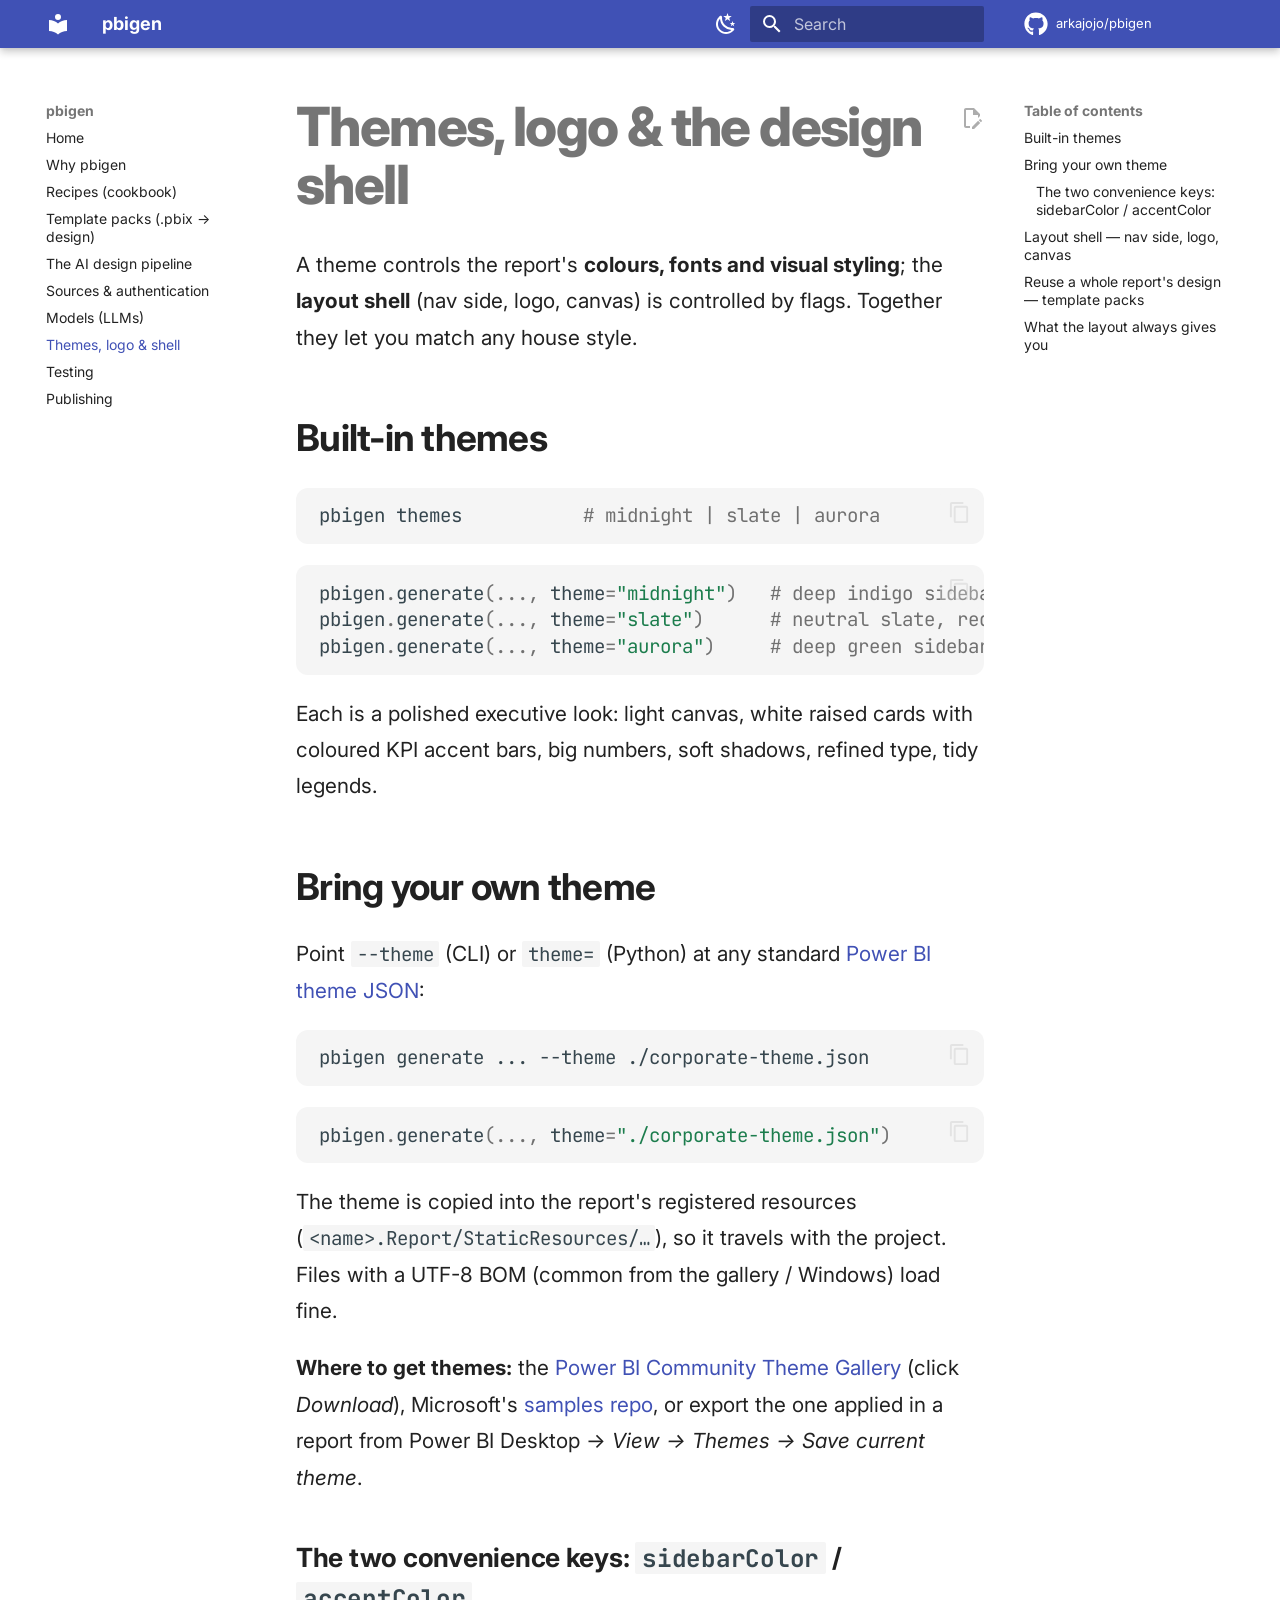
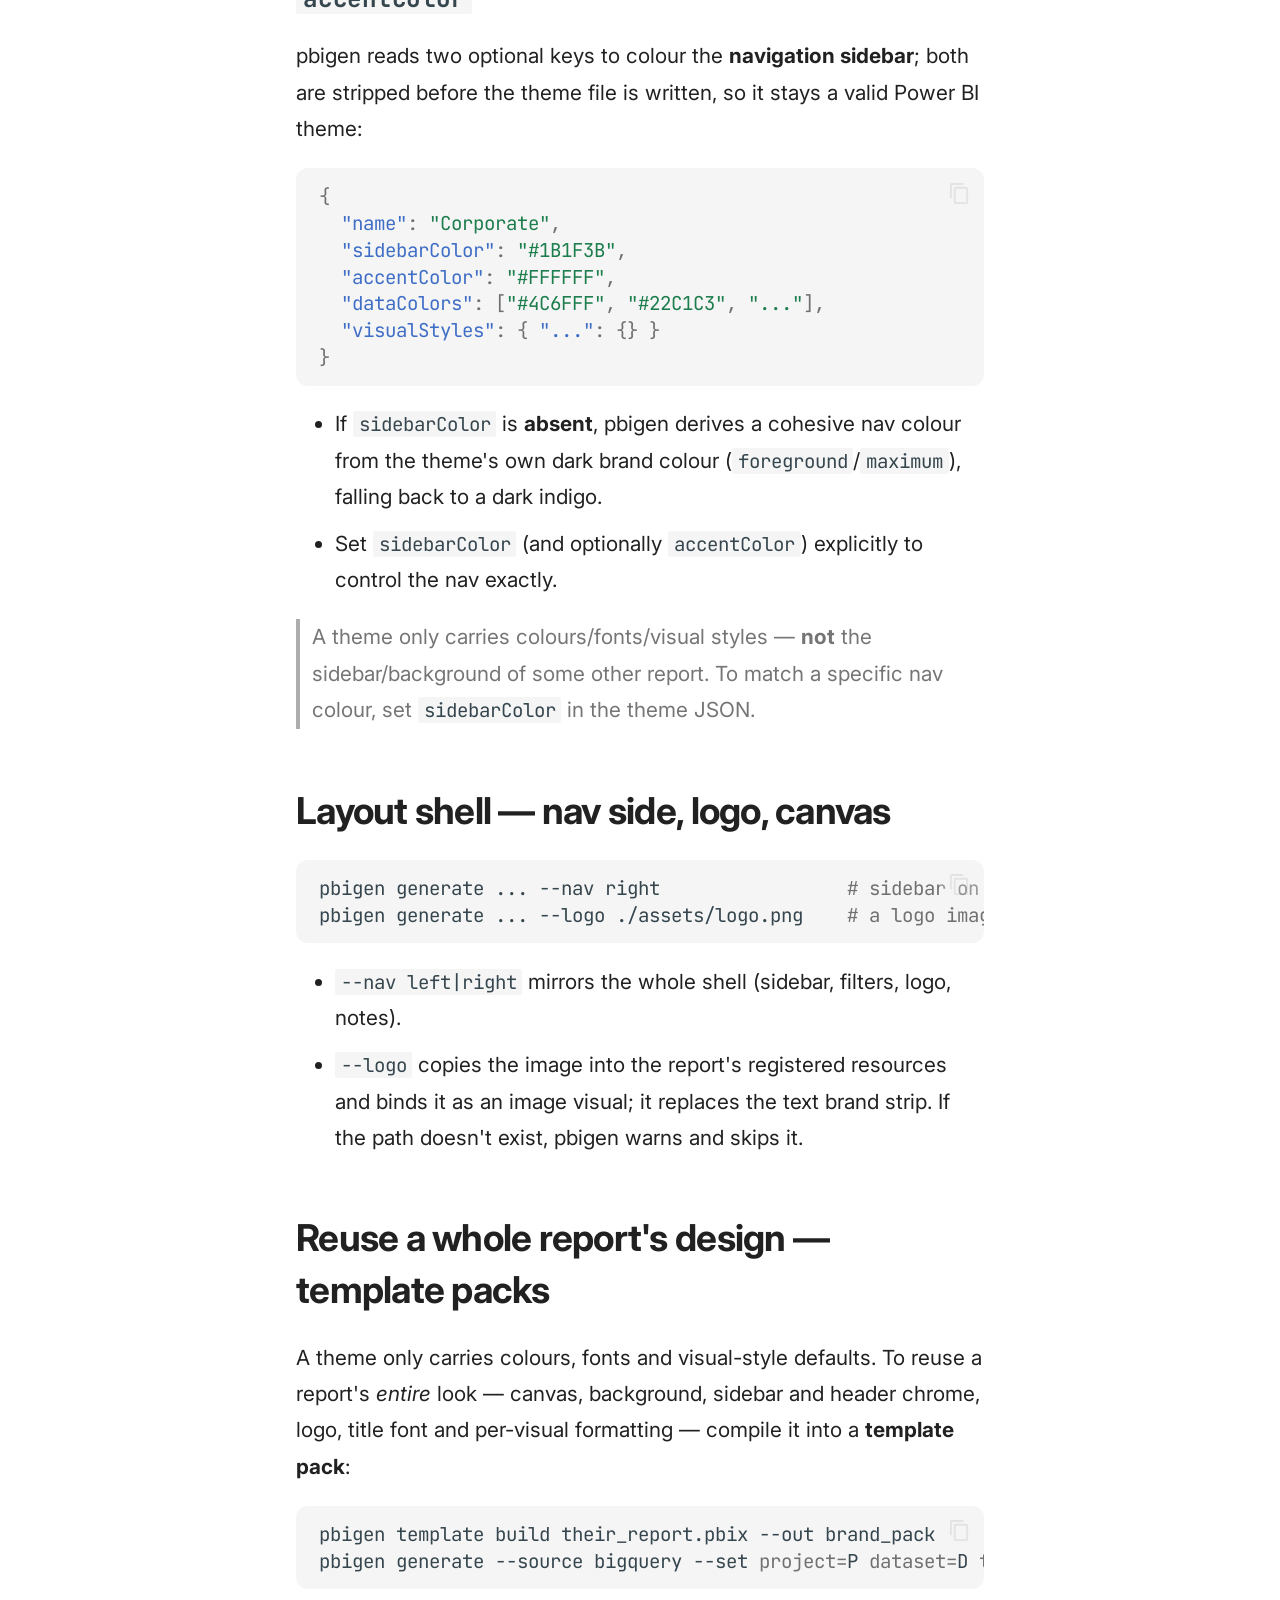
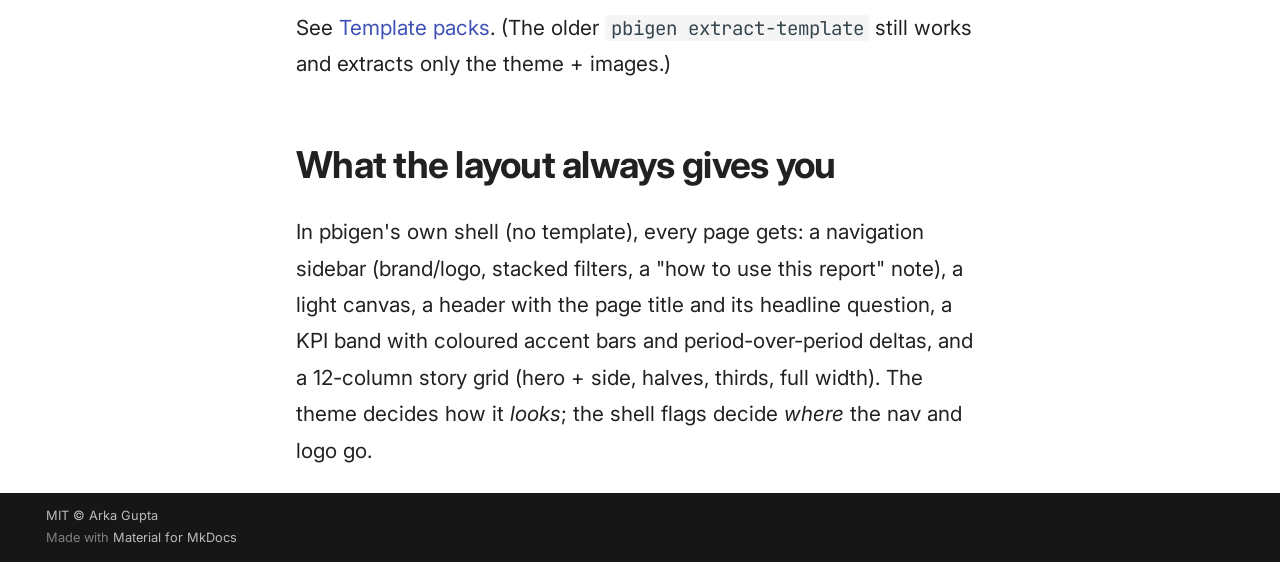
<file: themes/index.html>
<!doctype html>
<html lang="en" class="no-js">
  <head>
    
      <meta charset="utf-8">
      <meta name="viewport" content="width=device-width,initial-scale=1">
      
        <meta name="description" content="Your report's design, your data's story — Power BI dashboards generated from any data source.">
      
      
      
        <link rel="canonical" href="https://arkajojo.github.io/pbigen/themes/">
      
      
        <link rel="prev" href="../models/">
      
      
        <link rel="next" href="../testing/">
      
      
        
      
      
      <link rel="icon" href="../assets/images/favicon.png">
      <meta name="generator" content="mkdocs-1.6.1, mkdocs-material-9.7.7">
    
    
      
        <title>Themes, logo & shell - pbigen</title>
      
    
    
      <link rel="stylesheet" href="../assets/stylesheets/main.ec1eaa64.min.css">
      
        
        <link rel="stylesheet" href="../assets/stylesheets/palette.ab4e12ef.min.css">
      
      


    
    
      
    
    
      
        
        
        <link rel="preconnect" href="https://fonts.gstatic.com" crossorigin>
        <link rel="stylesheet" href="https://fonts.googleapis.com/css?family=Inter:300,300i,400,400i,700,700i%7CJetBrains+Mono:400,400i,700,700i&display=fallback">
        <style>:root{--md-text-font:"Inter";--md-code-font:"JetBrains Mono"}</style>
      
    
    
      <link rel="stylesheet" href="../stylesheets/extra.css">
    
    <script>__md_scope=new URL("..",location),__md_hash=e=>[...e].reduce(((e,_)=>(e<<5)-e+_.charCodeAt(0)),0),__md_get=(e,_=localStorage,t=__md_scope)=>JSON.parse(_.getItem(t.pathname+"."+e)),__md_set=(e,_,t=localStorage,a=__md_scope)=>{try{t.setItem(a.pathname+"."+e,JSON.stringify(_))}catch(e){}}</script>
    
      

    
    
  </head>
  
  
    
    
      
    
    
    
    
    <body dir="ltr" data-md-color-scheme="default" data-md-color-primary="indigo" data-md-color-accent="teal">
  
    
    <input class="md-toggle" data-md-toggle="drawer" type="checkbox" id="__drawer" autocomplete="off">
    <input class="md-toggle" data-md-toggle="search" type="checkbox" id="__search" autocomplete="off">
    <label class="md-overlay" for="__drawer"></label>
    <div data-md-component="skip">
      
        
        <a href="#themes-logo-the-design-shell" class="md-skip">
          Skip to content
        </a>
      
    </div>
    <div data-md-component="announce">
      
    </div>
    
    
      

  

<header class="md-header md-header--shadow" data-md-component="header">
  <nav class="md-header__inner md-grid" aria-label="Header">
    <a href=".." title="pbigen" class="md-header__button md-logo" aria-label="pbigen" data-md-component="logo">
      
  
  <svg xmlns="http://www.w3.org/2000/svg" viewBox="0 0 24 24"><path d="M12 8a3 3 0 0 0 3-3 3 3 0 0 0-3-3 3 3 0 0 0-3 3 3 3 0 0 0 3 3m0 3.54C9.64 9.35 6.5 8 3 8v11c3.5 0 6.64 1.35 9 3.54 2.36-2.19 5.5-3.54 9-3.54V8c-3.5 0-6.64 1.35-9 3.54"/></svg>

    </a>
    <label class="md-header__button md-icon" for="__drawer">
      
      <svg xmlns="http://www.w3.org/2000/svg" viewBox="0 0 24 24"><path d="M3 6h18v2H3zm0 5h18v2H3zm0 5h18v2H3z"/></svg>
    </label>
    <div class="md-header__title" data-md-component="header-title">
      <div class="md-header__ellipsis">
        <div class="md-header__topic">
          <span class="md-ellipsis">
            pbigen
          </span>
        </div>
        <div class="md-header__topic" data-md-component="header-topic">
          <span class="md-ellipsis">
            
              Themes, logo & shell
            
          </span>
        </div>
      </div>
    </div>
    
      
        <form class="md-header__option" data-md-component="palette">
  
    
    
    
    <input class="md-option" data-md-color-media="(prefers-color-scheme: light)" data-md-color-scheme="default" data-md-color-primary="indigo" data-md-color-accent="teal"  aria-label="Switch to dark mode"  type="radio" name="__palette" id="__palette_0">
    
      <label class="md-header__button md-icon" title="Switch to dark mode" for="__palette_1" hidden>
        <svg xmlns="http://www.w3.org/2000/svg" viewBox="0 0 24 24"><path d="m17.75 4.09-2.53 1.94.91 3.06-2.63-1.81-2.63 1.81.91-3.06-2.53-1.94L12.44 4l1.06-3 1.06 3zm3.5 6.91-1.64 1.25.59 1.98-1.7-1.17-1.7 1.17.59-1.98L15.75 11l2.06-.05L18.5 9l.69 1.95zm-2.28 4.95c.83-.08 1.72 1.1 1.19 1.85-.32.45-.66.87-1.08 1.27C15.17 23 8.84 23 4.94 19.07c-3.91-3.9-3.91-10.24 0-14.14.4-.4.82-.76 1.27-1.08.75-.53 1.93.36 1.85 1.19-.27 2.86.69 5.83 2.89 8.02a9.96 9.96 0 0 0 8.02 2.89m-1.64 2.02a12.08 12.08 0 0 1-7.8-3.47c-2.17-2.19-3.33-5-3.49-7.82-2.81 3.14-2.7 7.96.31 10.98 3.02 3.01 7.84 3.12 10.98.31"/></svg>
      </label>
    
  
    
    
    
    <input class="md-option" data-md-color-media="(prefers-color-scheme: dark)" data-md-color-scheme="slate" data-md-color-primary="indigo" data-md-color-accent="teal"  aria-label="Switch to light mode"  type="radio" name="__palette" id="__palette_1">
    
      <label class="md-header__button md-icon" title="Switch to light mode" for="__palette_0" hidden>
        <svg xmlns="http://www.w3.org/2000/svg" viewBox="0 0 24 24"><path d="M12 7a5 5 0 0 1 5 5 5 5 0 0 1-5 5 5 5 0 0 1-5-5 5 5 0 0 1 5-5m0 2a3 3 0 0 0-3 3 3 3 0 0 0 3 3 3 3 0 0 0 3-3 3 3 0 0 0-3-3m0-7 2.39 3.42C13.65 5.15 12.84 5 12 5s-1.65.15-2.39.42zM3.34 7l4.16-.35A7.2 7.2 0 0 0 5.94 8.5c-.44.74-.69 1.5-.83 2.29zm.02 10 1.76-3.77a7.131 7.131 0 0 0 2.38 4.14zM20.65 7l-1.77 3.79a7.02 7.02 0 0 0-2.38-4.15zm-.01 10-4.14.36c.59-.51 1.12-1.14 1.54-1.86.42-.73.69-1.5.83-2.29zM12 22l-2.41-3.44c.74.27 1.55.44 2.41.44.82 0 1.63-.17 2.37-.44z"/></svg>
      </label>
    
  
</form>
      
    
    
      <script>var palette=__md_get("__palette");if(palette&&palette.color){if("(prefers-color-scheme)"===palette.color.media){var media=matchMedia("(prefers-color-scheme: light)"),input=document.querySelector(media.matches?"[data-md-color-media='(prefers-color-scheme: light)']":"[data-md-color-media='(prefers-color-scheme: dark)']");palette.color.media=input.getAttribute("data-md-color-media"),palette.color.scheme=input.getAttribute("data-md-color-scheme"),palette.color.primary=input.getAttribute("data-md-color-primary"),palette.color.accent=input.getAttribute("data-md-color-accent")}for(var[key,value]of Object.entries(palette.color))document.body.setAttribute("data-md-color-"+key,value)}</script>
    
    
    
      
      
        <label class="md-header__button md-icon" for="__search">
          
          <svg xmlns="http://www.w3.org/2000/svg" viewBox="0 0 24 24"><path d="M9.5 3A6.5 6.5 0 0 1 16 9.5c0 1.61-.59 3.09-1.56 4.23l.27.27h.79l5 5-1.5 1.5-5-5v-.79l-.27-.27A6.52 6.52 0 0 1 9.5 16 6.5 6.5 0 0 1 3 9.5 6.5 6.5 0 0 1 9.5 3m0 2C7 5 5 7 5 9.5S7 14 9.5 14 14 12 14 9.5 12 5 9.5 5"/></svg>
        </label>
        <div class="md-search" data-md-component="search" role="dialog">
  <label class="md-search__overlay" for="__search"></label>
  <div class="md-search__inner" role="search">
    <form class="md-search__form" name="search">
      <input type="text" class="md-search__input" name="query" aria-label="Search" placeholder="Search" autocapitalize="off" autocorrect="off" autocomplete="off" spellcheck="false" data-md-component="search-query" required>
      <label class="md-search__icon md-icon" for="__search">
        
        <svg xmlns="http://www.w3.org/2000/svg" viewBox="0 0 24 24"><path d="M9.5 3A6.5 6.5 0 0 1 16 9.5c0 1.61-.59 3.09-1.56 4.23l.27.27h.79l5 5-1.5 1.5-5-5v-.79l-.27-.27A6.52 6.52 0 0 1 9.5 16 6.5 6.5 0 0 1 3 9.5 6.5 6.5 0 0 1 9.5 3m0 2C7 5 5 7 5 9.5S7 14 9.5 14 14 12 14 9.5 12 5 9.5 5"/></svg>
        
        <svg xmlns="http://www.w3.org/2000/svg" viewBox="0 0 24 24"><path d="M20 11v2H8l5.5 5.5-1.42 1.42L4.16 12l7.92-7.92L13.5 5.5 8 11z"/></svg>
      </label>
      <nav class="md-search__options" aria-label="Search">
        
        <button type="reset" class="md-search__icon md-icon" title="Clear" aria-label="Clear" tabindex="-1">
          
          <svg xmlns="http://www.w3.org/2000/svg" viewBox="0 0 24 24"><path d="M19 6.41 17.59 5 12 10.59 6.41 5 5 6.41 10.59 12 5 17.59 6.41 19 12 13.41 17.59 19 19 17.59 13.41 12z"/></svg>
        </button>
      </nav>
      
        <div class="md-search__suggest" data-md-component="search-suggest"></div>
      
    </form>
    <div class="md-search__output">
      <div class="md-search__scrollwrap" tabindex="0" data-md-scrollfix>
        <div class="md-search-result" data-md-component="search-result">
          <div class="md-search-result__meta">
            Initializing search
          </div>
          <ol class="md-search-result__list" role="presentation"></ol>
        </div>
      </div>
    </div>
  </div>
</div>
      
    
    
      <div class="md-header__source">
        <a href="https://github.com/arkajojo/pbigen" title="Go to repository" class="md-source" data-md-component="source">
  <div class="md-source__icon md-icon">
    
    <svg xmlns="http://www.w3.org/2000/svg" viewBox="0 0 512 512"><!--! Font Awesome Free 7.1.0 by @fontawesome - https://fontawesome.com License - https://fontawesome.com/license/free (Icons: CC BY 4.0, Fonts: SIL OFL 1.1, Code: MIT License) Copyright 2025 Fonticons, Inc.--><path d="M173.9 397.4c0 2-2.3 3.6-5.2 3.6-3.3.3-5.6-1.3-5.6-3.6 0-2 2.3-3.6 5.2-3.6 3-.3 5.6 1.3 5.6 3.6m-31.1-4.5c-.7 2 1.3 4.3 4.3 4.9 2.6 1 5.6 0 6.2-2s-1.3-4.3-4.3-5.2c-2.6-.7-5.5.3-6.2 2.3m44.2-1.7c-2.9.7-4.9 2.6-4.6 4.9.3 2 2.9 3.3 5.9 2.6 2.9-.7 4.9-2.6 4.6-4.6-.3-1.9-3-3.2-5.9-2.9M252.8 8C114.1 8 8 113.3 8 252c0 110.9 69.8 205.8 169.5 239.2 12.8 2.3 17.3-5.6 17.3-12.1 0-6.2-.3-40.4-.3-61.4 0 0-70 15-84.7-29.8 0 0-11.4-29.1-27.8-36.6 0 0-22.9-15.7 1.6-15.4 0 0 24.9 2 38.6 25.8 21.9 38.6 58.6 27.5 72.9 20.9 2.3-16 8.8-27.1 16-33.7-55.9-6.2-112.3-14.3-112.3-110.5 0-27.5 7.6-41.3 23.6-58.9-2.6-6.5-11.1-33.3 2.6-67.9 20.9-6.5 69 27 69 27 20-5.6 41.5-8.5 62.8-8.5s42.8 2.9 62.8 8.5c0 0 48.1-33.6 69-27 13.7 34.7 5.2 61.4 2.6 67.9 16 17.7 25.8 31.5 25.8 58.9 0 96.5-58.9 104.2-114.8 110.5 9.2 7.9 17 22.9 17 46.4 0 33.7-.3 75.4-.3 83.6 0 6.5 4.6 14.4 17.3 12.1C436.2 457.8 504 362.9 504 252 504 113.3 391.5 8 252.8 8M105.2 352.9c-1.3 1-1 3.3.7 5.2 1.6 1.6 3.9 2.3 5.2 1 1.3-1 1-3.3-.7-5.2-1.6-1.6-3.9-2.3-5.2-1m-10.8-8.1c-.7 1.3.3 2.9 2.3 3.9 1.6 1 3.6.7 4.3-.7.7-1.3-.3-2.9-2.3-3.9-2-.6-3.6-.3-4.3.7m32.4 35.6c-1.6 1.3-1 4.3 1.3 6.2 2.3 2.3 5.2 2.6 6.5 1 1.3-1.3.7-4.3-1.3-6.2-2.2-2.3-5.2-2.6-6.5-1m-11.4-14.7c-1.6 1-1.6 3.6 0 5.9s4.3 3.3 5.6 2.3c1.6-1.3 1.6-3.9 0-6.2-1.4-2.3-4-3.3-5.6-2"/></svg>
  </div>
  <div class="md-source__repository">
    arkajojo/pbigen
  </div>
</a>
      </div>
    
  </nav>
  
</header>
    
    <div class="md-container" data-md-component="container">
      
      
        
          
        
      
      <main class="md-main" data-md-component="main">
        <div class="md-main__inner md-grid">
          
            
              
              <div class="md-sidebar md-sidebar--primary" data-md-component="sidebar" data-md-type="navigation" >
                <div class="md-sidebar__scrollwrap">
                  <div class="md-sidebar__inner">
                    



<nav class="md-nav md-nav--primary" aria-label="Navigation" data-md-level="0">
  <label class="md-nav__title" for="__drawer">
    <a href=".." title="pbigen" class="md-nav__button md-logo" aria-label="pbigen" data-md-component="logo">
      
  
  <svg xmlns="http://www.w3.org/2000/svg" viewBox="0 0 24 24"><path d="M12 8a3 3 0 0 0 3-3 3 3 0 0 0-3-3 3 3 0 0 0-3 3 3 3 0 0 0 3 3m0 3.54C9.64 9.35 6.5 8 3 8v11c3.5 0 6.64 1.35 9 3.54 2.36-2.19 5.5-3.54 9-3.54V8c-3.5 0-6.64 1.35-9 3.54"/></svg>

    </a>
    pbigen
  </label>
  
    <div class="md-nav__source">
      <a href="https://github.com/arkajojo/pbigen" title="Go to repository" class="md-source" data-md-component="source">
  <div class="md-source__icon md-icon">
    
    <svg xmlns="http://www.w3.org/2000/svg" viewBox="0 0 512 512"><!--! Font Awesome Free 7.1.0 by @fontawesome - https://fontawesome.com License - https://fontawesome.com/license/free (Icons: CC BY 4.0, Fonts: SIL OFL 1.1, Code: MIT License) Copyright 2025 Fonticons, Inc.--><path d="M173.9 397.4c0 2-2.3 3.6-5.2 3.6-3.3.3-5.6-1.3-5.6-3.6 0-2 2.3-3.6 5.2-3.6 3-.3 5.6 1.3 5.6 3.6m-31.1-4.5c-.7 2 1.3 4.3 4.3 4.9 2.6 1 5.6 0 6.2-2s-1.3-4.3-4.3-5.2c-2.6-.7-5.5.3-6.2 2.3m44.2-1.7c-2.9.7-4.9 2.6-4.6 4.9.3 2 2.9 3.3 5.9 2.6 2.9-.7 4.9-2.6 4.6-4.6-.3-1.9-3-3.2-5.9-2.9M252.8 8C114.1 8 8 113.3 8 252c0 110.9 69.8 205.8 169.5 239.2 12.8 2.3 17.3-5.6 17.3-12.1 0-6.2-.3-40.4-.3-61.4 0 0-70 15-84.7-29.8 0 0-11.4-29.1-27.8-36.6 0 0-22.9-15.7 1.6-15.4 0 0 24.9 2 38.6 25.8 21.9 38.6 58.6 27.5 72.9 20.9 2.3-16 8.8-27.1 16-33.7-55.9-6.2-112.3-14.3-112.3-110.5 0-27.5 7.6-41.3 23.6-58.9-2.6-6.5-11.1-33.3 2.6-67.9 20.9-6.5 69 27 69 27 20-5.6 41.5-8.5 62.8-8.5s42.8 2.9 62.8 8.5c0 0 48.1-33.6 69-27 13.7 34.7 5.2 61.4 2.6 67.9 16 17.7 25.8 31.5 25.8 58.9 0 96.5-58.9 104.2-114.8 110.5 9.2 7.9 17 22.9 17 46.4 0 33.7-.3 75.4-.3 83.6 0 6.5 4.6 14.4 17.3 12.1C436.2 457.8 504 362.9 504 252 504 113.3 391.5 8 252.8 8M105.2 352.9c-1.3 1-1 3.3.7 5.2 1.6 1.6 3.9 2.3 5.2 1 1.3-1 1-3.3-.7-5.2-1.6-1.6-3.9-2.3-5.2-1m-10.8-8.1c-.7 1.3.3 2.9 2.3 3.9 1.6 1 3.6.7 4.3-.7.7-1.3-.3-2.9-2.3-3.9-2-.6-3.6-.3-4.3.7m32.4 35.6c-1.6 1.3-1 4.3 1.3 6.2 2.3 2.3 5.2 2.6 6.5 1 1.3-1.3.7-4.3-1.3-6.2-2.2-2.3-5.2-2.6-6.5-1m-11.4-14.7c-1.6 1-1.6 3.6 0 5.9s4.3 3.3 5.6 2.3c1.6-1.3 1.6-3.9 0-6.2-1.4-2.3-4-3.3-5.6-2"/></svg>
  </div>
  <div class="md-source__repository">
    arkajojo/pbigen
  </div>
</a>
    </div>
  
  <ul class="md-nav__list" data-md-scrollfix>
    
      
      
  
  
  
  
    <li class="md-nav__item">
      <a href=".." class="md-nav__link">
        
  
  
  <span class="md-ellipsis">
    
  
    Home
  

    
  </span>
  
  

      </a>
    </li>
  

    
      
      
  
  
  
  
    <li class="md-nav__item">
      <a href="../why/" class="md-nav__link">
        
  
  
  <span class="md-ellipsis">
    
  
    Why pbigen
  

    
  </span>
  
  

      </a>
    </li>
  

    
      
      
  
  
  
  
    <li class="md-nav__item">
      <a href="../recipes/" class="md-nav__link">
        
  
  
  <span class="md-ellipsis">
    
  
    Recipes (cookbook)
  

    
  </span>
  
  

      </a>
    </li>
  

    
      
      
  
  
  
  
    <li class="md-nav__item">
      <a href="../templates/" class="md-nav__link">
        
  
  
  <span class="md-ellipsis">
    
  
    Template packs (.pbix → design)
  

    
  </span>
  
  

      </a>
    </li>
  

    
      
      
  
  
  
  
    <li class="md-nav__item">
      <a href="../deterministic-vs-llm/" class="md-nav__link">
        
  
  
  <span class="md-ellipsis">
    
  
    The AI design pipeline
  

    
  </span>
  
  

      </a>
    </li>
  

    
      
      
  
  
  
  
    <li class="md-nav__item">
      <a href="../sources/" class="md-nav__link">
        
  
  
  <span class="md-ellipsis">
    
  
    Sources & authentication
  

    
  </span>
  
  

      </a>
    </li>
  

    
      
      
  
  
  
  
    <li class="md-nav__item">
      <a href="../models/" class="md-nav__link">
        
  
  
  <span class="md-ellipsis">
    
  
    Models (LLMs)
  

    
  </span>
  
  

      </a>
    </li>
  

    
      
      
  
  
    
  
  
  
    <li class="md-nav__item md-nav__item--active">
      
      <input class="md-nav__toggle md-toggle" type="checkbox" id="__toc">
      
      
        
      
      
        <label class="md-nav__link md-nav__link--active" for="__toc">
          
  
  
  <span class="md-ellipsis">
    
  
    Themes, logo & shell
  

    
  </span>
  
  

          <span class="md-nav__icon md-icon"></span>
        </label>
      
      <a href="./" class="md-nav__link md-nav__link--active">
        
  
  
  <span class="md-ellipsis">
    
  
    Themes, logo & shell
  

    
  </span>
  
  

      </a>
      
        

<nav class="md-nav md-nav--secondary" aria-label="Table of contents">
  
  
  
    
  
  
    <label class="md-nav__title" for="__toc">
      <span class="md-nav__icon md-icon"></span>
      Table of contents
    </label>
    <ul class="md-nav__list" data-md-component="toc" data-md-scrollfix>
      
        <li class="md-nav__item">
  <a href="#built-in-themes" class="md-nav__link">
    <span class="md-ellipsis">
      
        Built-in themes
      
    </span>
  </a>
  
</li>
      
        <li class="md-nav__item">
  <a href="#bring-your-own-theme" class="md-nav__link">
    <span class="md-ellipsis">
      
        Bring your own theme
      
    </span>
  </a>
  
    <nav class="md-nav" aria-label="Bring your own theme">
      <ul class="md-nav__list">
        
          <li class="md-nav__item">
  <a href="#the-two-convenience-keys-sidebarcolor-accentcolor" class="md-nav__link">
    <span class="md-ellipsis">
      
        The two convenience keys: sidebarColor / accentColor
      
    </span>
  </a>
  
</li>
        
      </ul>
    </nav>
  
</li>
      
        <li class="md-nav__item">
  <a href="#layout-shell-nav-side-logo-canvas" class="md-nav__link">
    <span class="md-ellipsis">
      
        Layout shell — nav side, logo, canvas
      
    </span>
  </a>
  
</li>
      
        <li class="md-nav__item">
  <a href="#reuse-a-whole-reports-design-template-packs" class="md-nav__link">
    <span class="md-ellipsis">
      
        Reuse a whole report's design — template packs
      
    </span>
  </a>
  
</li>
      
        <li class="md-nav__item">
  <a href="#what-the-layout-always-gives-you" class="md-nav__link">
    <span class="md-ellipsis">
      
        What the layout always gives you
      
    </span>
  </a>
  
</li>
      
    </ul>
  
</nav>
      
    </li>
  

    
      
      
  
  
  
  
    <li class="md-nav__item">
      <a href="../testing/" class="md-nav__link">
        
  
  
  <span class="md-ellipsis">
    
  
    Testing
  

    
  </span>
  
  

      </a>
    </li>
  

    
      
      
  
  
  
  
    <li class="md-nav__item">
      <a href="../publishing/" class="md-nav__link">
        
  
  
  <span class="md-ellipsis">
    
  
    Publishing
  

    
  </span>
  
  

      </a>
    </li>
  

    
  </ul>
</nav>
                  </div>
                </div>
              </div>
            
            
              
              <div class="md-sidebar md-sidebar--secondary" data-md-component="sidebar" data-md-type="toc" >
                <div class="md-sidebar__scrollwrap">
                  <div class="md-sidebar__inner">
                    

<nav class="md-nav md-nav--secondary" aria-label="Table of contents">
  
  
  
    
  
  
    <label class="md-nav__title" for="__toc">
      <span class="md-nav__icon md-icon"></span>
      Table of contents
    </label>
    <ul class="md-nav__list" data-md-component="toc" data-md-scrollfix>
      
        <li class="md-nav__item">
  <a href="#built-in-themes" class="md-nav__link">
    <span class="md-ellipsis">
      
        Built-in themes
      
    </span>
  </a>
  
</li>
      
        <li class="md-nav__item">
  <a href="#bring-your-own-theme" class="md-nav__link">
    <span class="md-ellipsis">
      
        Bring your own theme
      
    </span>
  </a>
  
    <nav class="md-nav" aria-label="Bring your own theme">
      <ul class="md-nav__list">
        
          <li class="md-nav__item">
  <a href="#the-two-convenience-keys-sidebarcolor-accentcolor" class="md-nav__link">
    <span class="md-ellipsis">
      
        The two convenience keys: sidebarColor / accentColor
      
    </span>
  </a>
  
</li>
        
      </ul>
    </nav>
  
</li>
      
        <li class="md-nav__item">
  <a href="#layout-shell-nav-side-logo-canvas" class="md-nav__link">
    <span class="md-ellipsis">
      
        Layout shell — nav side, logo, canvas
      
    </span>
  </a>
  
</li>
      
        <li class="md-nav__item">
  <a href="#reuse-a-whole-reports-design-template-packs" class="md-nav__link">
    <span class="md-ellipsis">
      
        Reuse a whole report's design — template packs
      
    </span>
  </a>
  
</li>
      
        <li class="md-nav__item">
  <a href="#what-the-layout-always-gives-you" class="md-nav__link">
    <span class="md-ellipsis">
      
        What the layout always gives you
      
    </span>
  </a>
  
</li>
      
    </ul>
  
</nav>
                  </div>
                </div>
              </div>
            
          
          
            <div class="md-content" data-md-component="content">
              
              <article class="md-content__inner md-typeset">
                
                  


  
    <a href="https://github.com/arkajojo/pbigen/edit/main/docs/themes.md" title="Edit this page" class="md-content__button md-icon" rel="edit">
      
      <svg xmlns="http://www.w3.org/2000/svg" viewBox="0 0 24 24"><path d="M10 20H6V4h7v5h5v3.1l2-2V8l-6-6H6c-1.1 0-2 .9-2 2v16c0 1.1.9 2 2 2h4zm10.2-7c.1 0 .3.1.4.2l1.3 1.3c.2.2.2.6 0 .8l-1 1-2.1-2.1 1-1c.1-.1.2-.2.4-.2m0 3.9L14.1 23H12v-2.1l6.1-6.1z"/></svg>
    </a>
  
  


<h1 id="themes-logo-the-design-shell">Themes, logo &amp; the design shell<a class="headerlink" href="#themes-logo-the-design-shell" title="Permanent link">&para;</a></h1>
<p>A theme controls the report's <strong>colours, fonts and visual styling</strong>; the <strong>layout shell</strong> (nav side,
logo, canvas) is controlled by flags. Together they let you match any house style.</p>
<h2 id="built-in-themes">Built-in themes<a class="headerlink" href="#built-in-themes" title="Permanent link">&para;</a></h2>
<div class="highlight"><pre><span></span><code><a id="__codelineno-0-1" name="__codelineno-0-1" href="#__codelineno-0-1"></a>pbigen<span class="w"> </span>themes<span class="w">           </span><span class="c1"># midnight | slate | aurora</span>
</code></pre></div>
<div class="highlight"><pre><span></span><code><a id="__codelineno-1-1" name="__codelineno-1-1" href="#__codelineno-1-1"></a><span class="n">pbigen</span><span class="o">.</span><span class="n">generate</span><span class="p">(</span><span class="o">...</span><span class="p">,</span> <span class="n">theme</span><span class="o">=</span><span class="s2">"midnight"</span><span class="p">)</span>   <span class="c1"># deep indigo sidebar, blue/teal data colours</span>
<a id="__codelineno-1-2" name="__codelineno-1-2" href="#__codelineno-1-2"></a><span class="n">pbigen</span><span class="o">.</span><span class="n">generate</span><span class="p">(</span><span class="o">...</span><span class="p">,</span> <span class="n">theme</span><span class="o">=</span><span class="s2">"slate"</span><span class="p">)</span>      <span class="c1"># neutral slate, red accent</span>
<a id="__codelineno-1-3" name="__codelineno-1-3" href="#__codelineno-1-3"></a><span class="n">pbigen</span><span class="o">.</span><span class="n">generate</span><span class="p">(</span><span class="o">...</span><span class="p">,</span> <span class="n">theme</span><span class="o">=</span><span class="s2">"aurora"</span><span class="p">)</span>     <span class="c1"># deep green sidebar, green/blue data colours</span>
</code></pre></div>
<p>Each is a polished executive look: light canvas, white raised cards with coloured KPI accent bars,
big numbers, soft shadows, refined type, tidy legends.</p>
<h2 id="bring-your-own-theme">Bring your own theme<a class="headerlink" href="#bring-your-own-theme" title="Permanent link">&para;</a></h2>
<p>Point <code>--theme</code> (CLI) or <code>theme=</code> (Python) at any standard
<a href="https://learn.microsoft.com/power-bi/create-reports/desktop-report-themes">Power BI theme JSON</a>:</p>
<p><div class="highlight"><pre><span></span><code><a id="__codelineno-2-1" name="__codelineno-2-1" href="#__codelineno-2-1"></a>pbigen<span class="w"> </span>generate<span class="w"> </span>...<span class="w"> </span>--theme<span class="w"> </span>./corporate-theme.json
</code></pre></div>
<div class="highlight"><pre><span></span><code><a id="__codelineno-3-1" name="__codelineno-3-1" href="#__codelineno-3-1"></a><span class="n">pbigen</span><span class="o">.</span><span class="n">generate</span><span class="p">(</span><span class="o">...</span><span class="p">,</span> <span class="n">theme</span><span class="o">=</span><span class="s2">"./corporate-theme.json"</span><span class="p">)</span>
</code></pre></div></p>
<p>The theme is copied into the report's registered resources (<code>&lt;name&gt;.Report/StaticResources/…</code>), so it
travels with the project. Files with a UTF-8 BOM (common from the gallery / Windows) load fine.</p>
<p><strong>Where to get themes:</strong> the <a href="https://community.fabric.microsoft.com/t5/Themes-Gallery/bd-p/ThemesGallery">Power BI Community Theme Gallery</a>
(click <em>Download</em>), Microsoft's <a href="https://github.com/microsoft/powerbi-desktop-samples">samples repo</a>,
or export the one applied in a report from Power BI Desktop → <em>View → Themes → Save current theme</em>.</p>
<h3 id="the-two-convenience-keys-sidebarcolor-accentcolor">The two convenience keys: <code>sidebarColor</code> / <code>accentColor</code><a class="headerlink" href="#the-two-convenience-keys-sidebarcolor-accentcolor" title="Permanent link">&para;</a></h3>
<p>pbigen reads two optional keys to colour the <strong>navigation sidebar</strong>; both are stripped before the
theme file is written, so it stays a valid Power BI theme:</p>
<div class="highlight"><pre><span></span><code><a id="__codelineno-4-1" name="__codelineno-4-1" href="#__codelineno-4-1"></a><span class="p">{</span>
<a id="__codelineno-4-2" name="__codelineno-4-2" href="#__codelineno-4-2"></a><span class="w">  </span><span class="nt">"name"</span><span class="p">:</span><span class="w"> </span><span class="s2">"Corporate"</span><span class="p">,</span>
<a id="__codelineno-4-3" name="__codelineno-4-3" href="#__codelineno-4-3"></a><span class="w">  </span><span class="nt">"sidebarColor"</span><span class="p">:</span><span class="w"> </span><span class="s2">"#1B1F3B"</span><span class="p">,</span>
<a id="__codelineno-4-4" name="__codelineno-4-4" href="#__codelineno-4-4"></a><span class="w">  </span><span class="nt">"accentColor"</span><span class="p">:</span><span class="w"> </span><span class="s2">"#FFFFFF"</span><span class="p">,</span>
<a id="__codelineno-4-5" name="__codelineno-4-5" href="#__codelineno-4-5"></a><span class="w">  </span><span class="nt">"dataColors"</span><span class="p">:</span><span class="w"> </span><span class="p">[</span><span class="s2">"#4C6FFF"</span><span class="p">,</span><span class="w"> </span><span class="s2">"#22C1C3"</span><span class="p">,</span><span class="w"> </span><span class="s2">"..."</span><span class="p">],</span>
<a id="__codelineno-4-6" name="__codelineno-4-6" href="#__codelineno-4-6"></a><span class="w">  </span><span class="nt">"visualStyles"</span><span class="p">:</span><span class="w"> </span><span class="p">{</span><span class="w"> </span><span class="nt">"..."</span><span class="p">:</span><span class="w"> </span><span class="p">{}</span><span class="w"> </span><span class="p">}</span>
<a id="__codelineno-4-7" name="__codelineno-4-7" href="#__codelineno-4-7"></a><span class="p">}</span>
</code></pre></div>
<ul>
<li>If <code>sidebarColor</code> is <strong>absent</strong>, pbigen derives a cohesive nav colour from the theme's own dark
  brand colour (<code>foreground</code>/<code>maximum</code>), falling back to a dark indigo.</li>
<li>Set <code>sidebarColor</code> (and optionally <code>accentColor</code>) explicitly to control the nav exactly.</li>
</ul>
<blockquote>
<p>A theme only carries colours/fonts/visual styles — <strong>not</strong> the sidebar/background of some other
report. To match a specific nav colour, set <code>sidebarColor</code> in the theme JSON.</p>
</blockquote>
<h2 id="layout-shell-nav-side-logo-canvas">Layout shell — nav side, logo, canvas<a class="headerlink" href="#layout-shell-nav-side-logo-canvas" title="Permanent link">&para;</a></h2>
<div class="highlight"><pre><span></span><code><a id="__codelineno-5-1" name="__codelineno-5-1" href="#__codelineno-5-1"></a>pbigen<span class="w"> </span>generate<span class="w"> </span>...<span class="w"> </span>--nav<span class="w"> </span>right<span class="w">                 </span><span class="c1"># sidebar on the right (default: left)</span>
<a id="__codelineno-5-2" name="__codelineno-5-2" href="#__codelineno-5-2"></a>pbigen<span class="w"> </span>generate<span class="w"> </span>...<span class="w"> </span>--logo<span class="w"> </span>./assets/logo.png<span class="w">    </span><span class="c1"># a logo image in the nav sidebar</span>
</code></pre></div>
<ul>
<li><code>--nav left|right</code> mirrors the whole shell (sidebar, filters, logo, notes).</li>
<li><code>--logo</code> copies the image into the report's registered resources and binds it as an image visual;
  it replaces the text brand strip. If the path doesn't exist, pbigen warns and skips it.</li>
</ul>
<h2 id="reuse-a-whole-reports-design-template-packs">Reuse a whole report's design — template packs<a class="headerlink" href="#reuse-a-whole-reports-design-template-packs" title="Permanent link">&para;</a></h2>
<p>A theme only carries colours, fonts and visual-style defaults. To reuse a report's <em>entire</em> look —
canvas, background, sidebar and header chrome, logo, title font and per-visual formatting — compile
it into a <strong>template pack</strong>:</p>
<div class="highlight"><pre><span></span><code><a id="__codelineno-6-1" name="__codelineno-6-1" href="#__codelineno-6-1"></a>pbigen<span class="w"> </span>template<span class="w"> </span>build<span class="w"> </span>their_report.pbix<span class="w"> </span>--out<span class="w"> </span>brand_pack
<a id="__codelineno-6-2" name="__codelineno-6-2" href="#__codelineno-6-2"></a>pbigen<span class="w"> </span>generate<span class="w"> </span>--source<span class="w"> </span>bigquery<span class="w"> </span>--set<span class="w"> </span><span class="nv">project</span><span class="o">=</span>P<span class="w"> </span><span class="nv">dataset</span><span class="o">=</span>D<span class="w"> </span><span class="nv">table</span><span class="o">=</span>T<span class="w"> </span>--template<span class="w"> </span>brand_pack<span class="w"> </span>--out<span class="w"> </span>out
</code></pre></div>
<p>See <a href="../templates/">Template packs</a>. (The older <code>pbigen extract-template</code> still works and extracts
only the theme + images.)</p>
<h2 id="what-the-layout-always-gives-you">What the layout always gives you<a class="headerlink" href="#what-the-layout-always-gives-you" title="Permanent link">&para;</a></h2>
<p>In pbigen's own shell (no template), every page gets: a navigation sidebar (brand/logo, stacked
filters, a "how to use this report" note), a light canvas, a header with the page title and its
headline question, a KPI band with coloured accent bars and period-over-period deltas, and a
12-column story grid (hero + side, halves, thirds, full width). The theme decides how it <em>looks</em>; the shell flags decide <em>where</em> the nav and
logo go.</p>












                
              </article>
            </div>
          
          
<script>var target=document.getElementById(location.hash.slice(1));target&&target.name&&(target.checked=target.name.startsWith("__tabbed_"))</script>
        </div>
        
          <button type="button" class="md-top md-icon" data-md-component="top" hidden>
  
  <svg xmlns="http://www.w3.org/2000/svg" viewBox="0 0 24 24"><path d="M13 20h-2V8l-5.5 5.5-1.42-1.42L12 4.16l7.92 7.92-1.42 1.42L13 8z"/></svg>
  Back to top
</button>
        
      </main>
      
        <footer class="md-footer">
  
  <div class="md-footer-meta md-typeset">
    <div class="md-footer-meta__inner md-grid">
      <div class="md-copyright">
  
    <div class="md-copyright__highlight">
      MIT © Arka Gupta
    </div>
  
  
    Made with
    <a href="https://squidfunk.github.io/mkdocs-material/" target="_blank" rel="noopener">
      Material for MkDocs
    </a>
  
</div>
      
    </div>
  </div>
</footer>
      
    </div>
    <div class="md-dialog" data-md-component="dialog">
      <div class="md-dialog__inner md-typeset"></div>
    </div>
    
    
    
      
      
      <script id="__config" type="application/json">{"annotate": null, "base": "..", "features": ["navigation.top", "navigation.sections", "navigation.tracking", "content.code.copy", "content.action.edit", "search.suggest", "search.highlight"], "search": "../assets/javascripts/workers/search.2c215733.min.js", "tags": null, "translations": {"clipboard.copied": "Copied to clipboard", "clipboard.copy": "Copy to clipboard", "search.result.more.one": "1 more on this page", "search.result.more.other": "# more on this page", "search.result.none": "No matching documents", "search.result.one": "1 matching document", "search.result.other": "# matching documents", "search.result.placeholder": "Type to start searching", "search.result.term.missing": "Missing", "select.version": "Select version"}, "version": null}</script>
    
    
      <script src="../assets/javascripts/bundle.d7400e89.min.js"></script>
      
    
  </body>
</html>
</file>
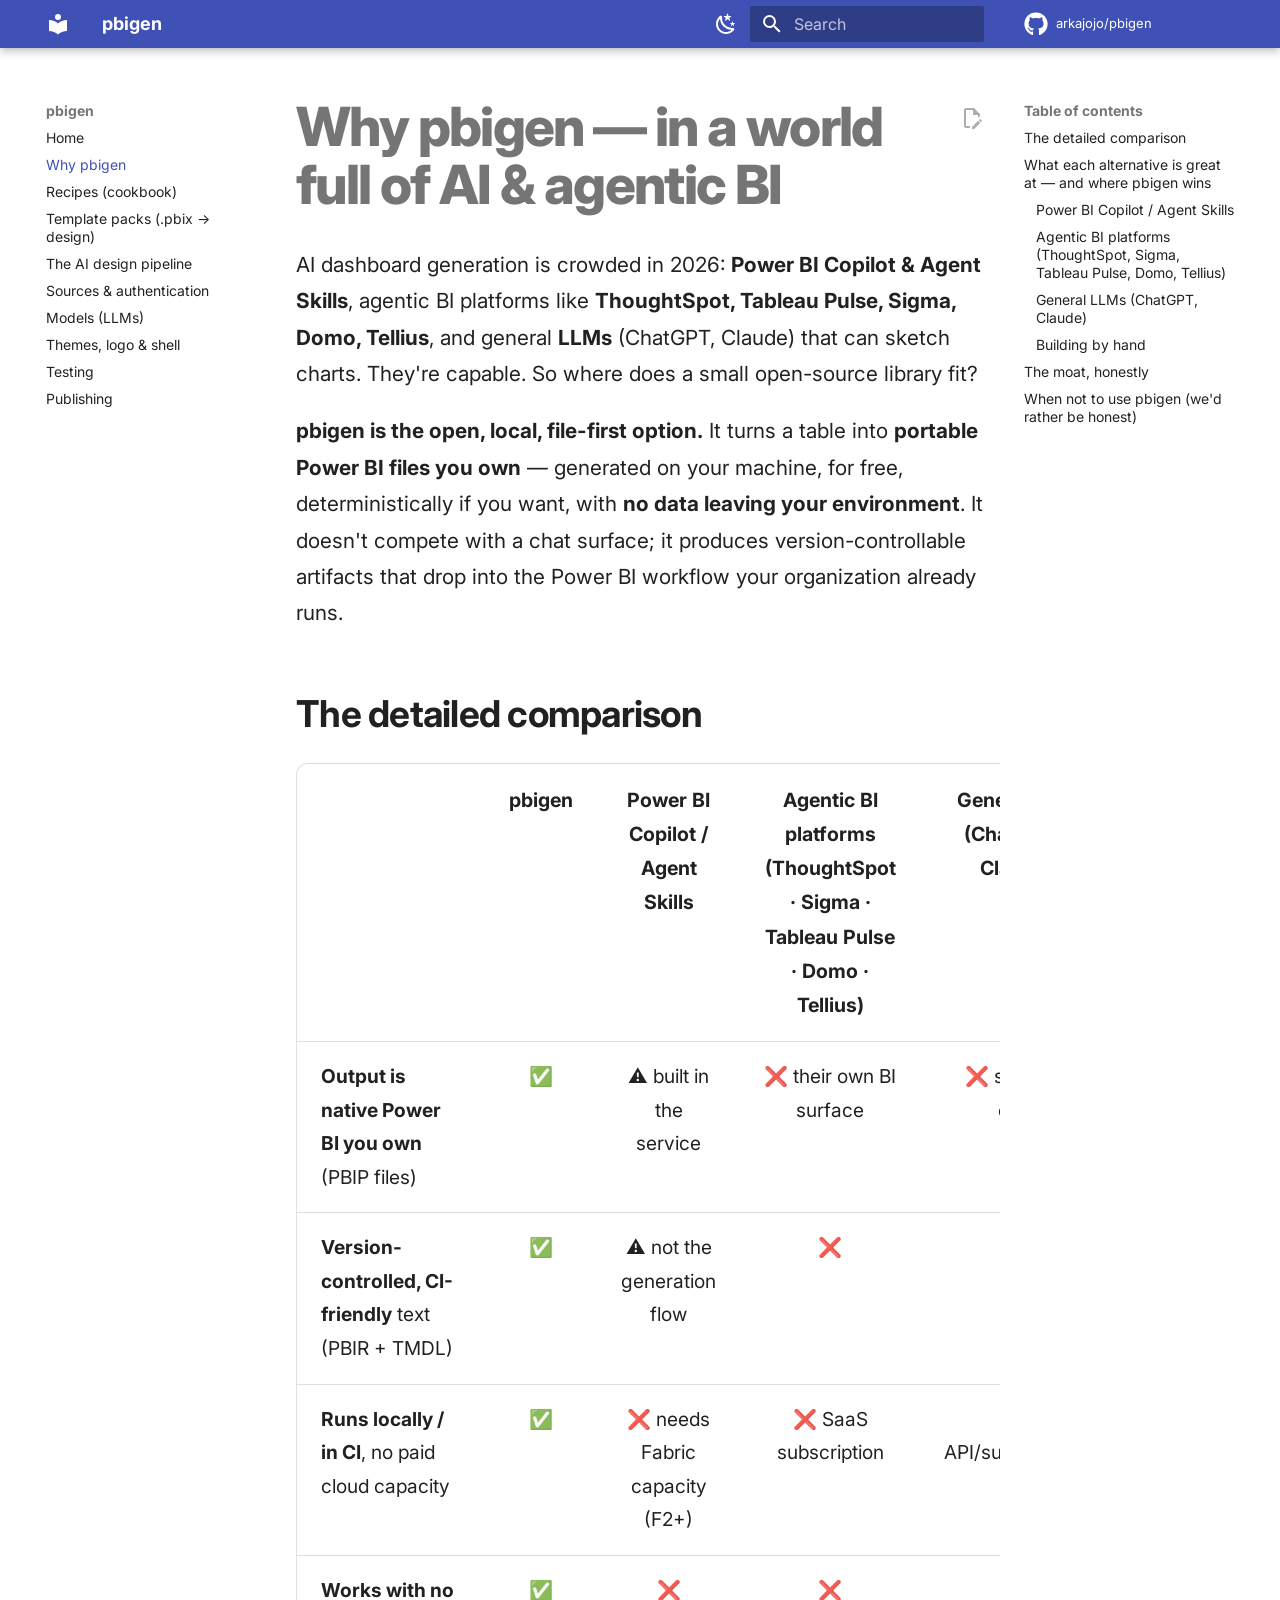
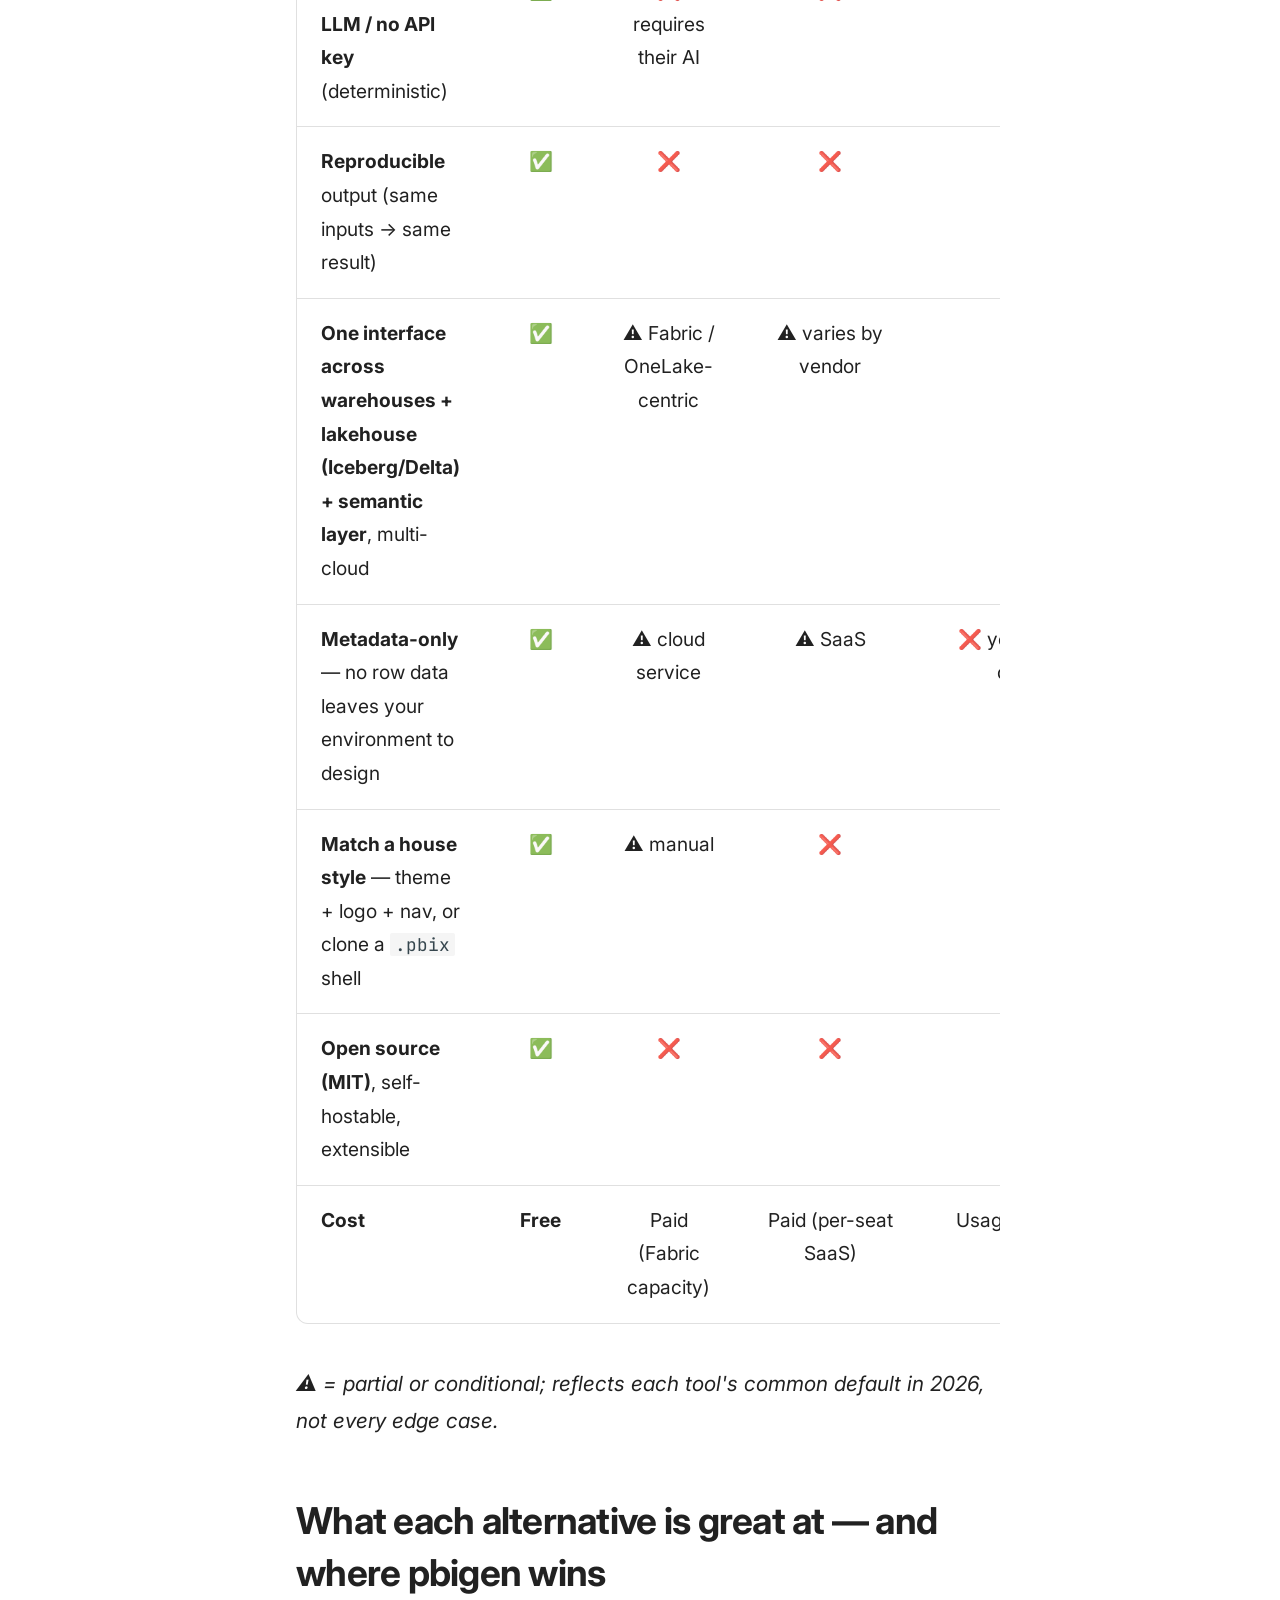
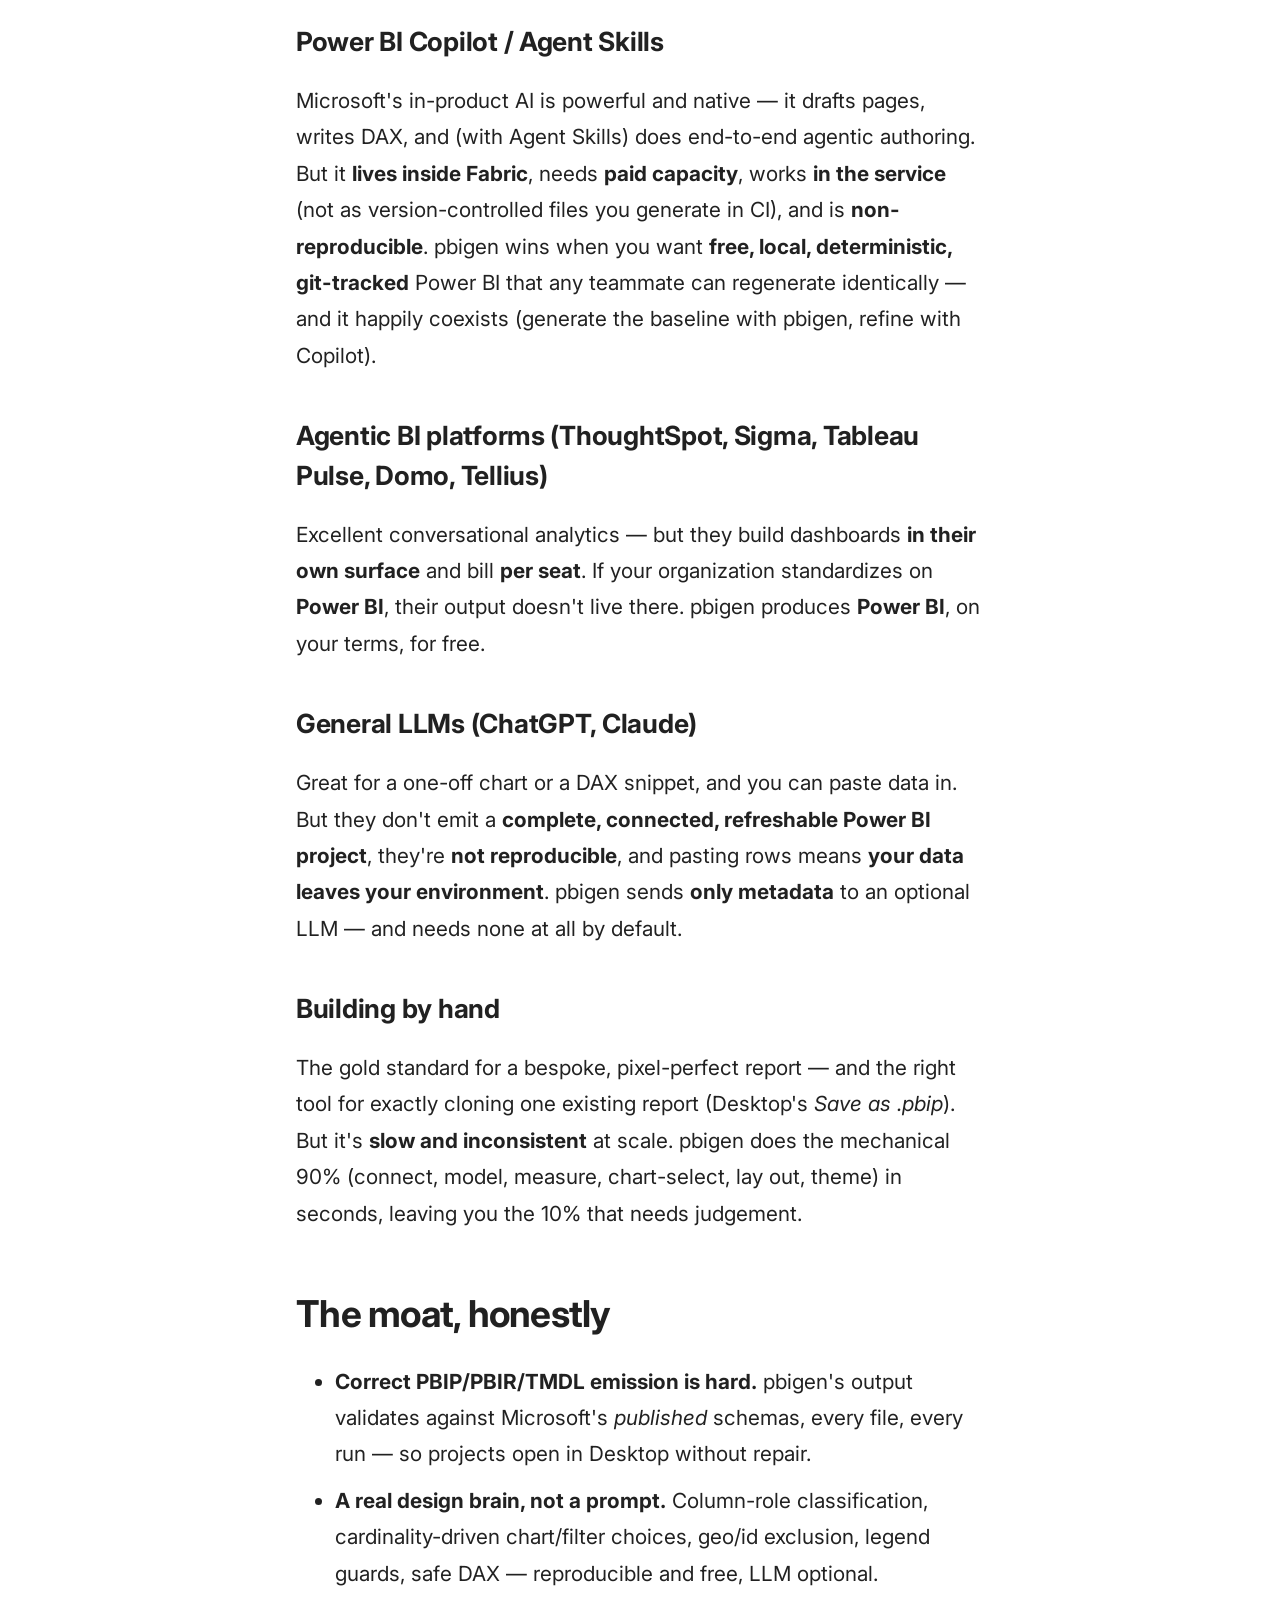
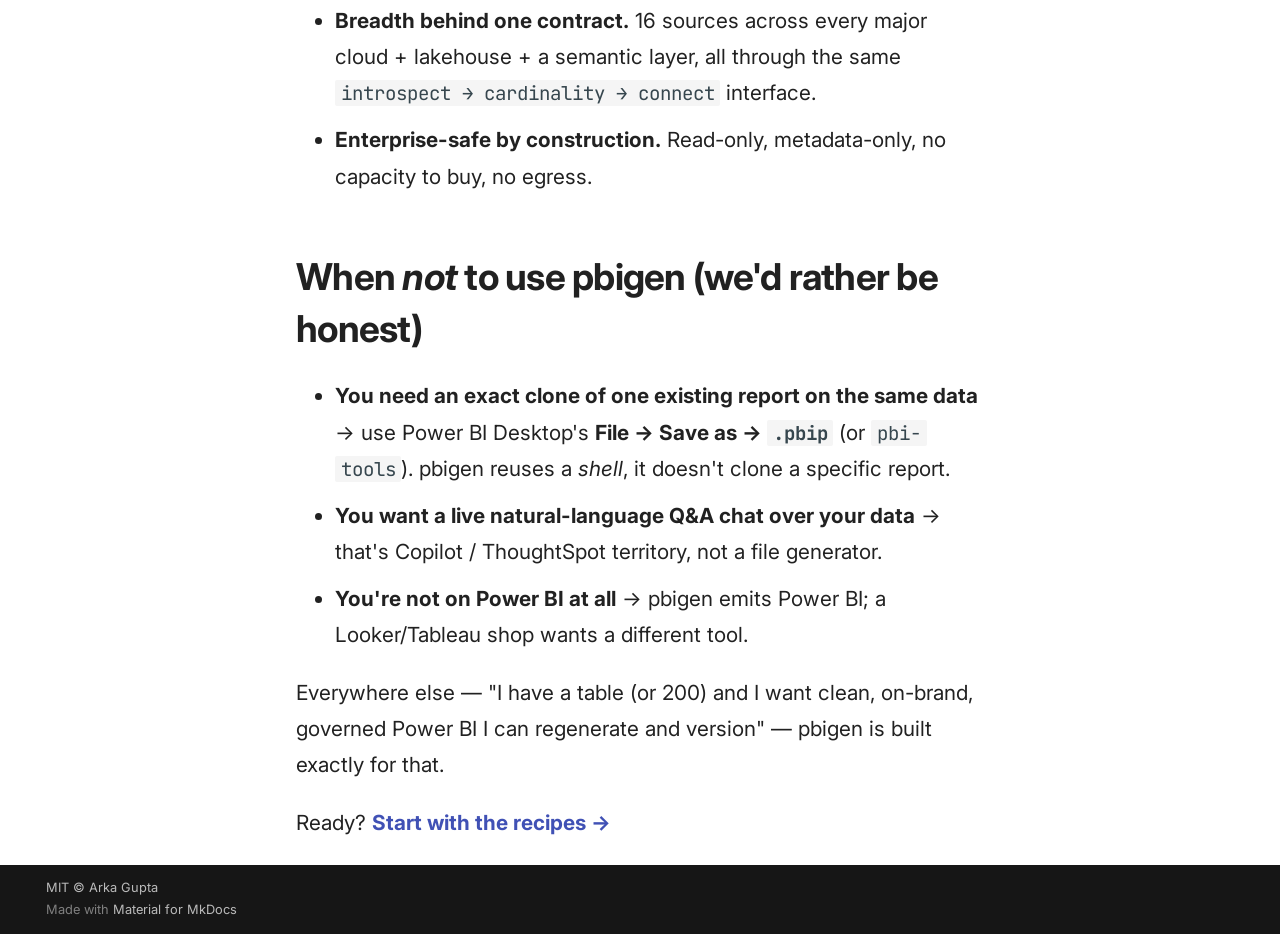
<file: why/index.html>
<!doctype html>
<html lang="en" class="no-js">
  <head>
    
      <meta charset="utf-8">
      <meta name="viewport" content="width=device-width,initial-scale=1">
      
        <meta name="description" content="Your report's design, your data's story — Power BI dashboards generated from any data source.">
      
      
      
        <link rel="canonical" href="https://arkajojo.github.io/pbigen/why/">
      
      
        <link rel="prev" href="..">
      
      
        <link rel="next" href="../recipes/">
      
      
        
      
      
      <link rel="icon" href="../assets/images/favicon.png">
      <meta name="generator" content="mkdocs-1.6.1, mkdocs-material-9.7.7">
    
    
      
        <title>Why pbigen - pbigen</title>
      
    
    
      <link rel="stylesheet" href="../assets/stylesheets/main.ec1eaa64.min.css">
      
        
        <link rel="stylesheet" href="../assets/stylesheets/palette.ab4e12ef.min.css">
      
      


    
    
      
    
    
      
        
        
        <link rel="preconnect" href="https://fonts.gstatic.com" crossorigin>
        <link rel="stylesheet" href="https://fonts.googleapis.com/css?family=Inter:300,300i,400,400i,700,700i%7CJetBrains+Mono:400,400i,700,700i&display=fallback">
        <style>:root{--md-text-font:"Inter";--md-code-font:"JetBrains Mono"}</style>
      
    
    
      <link rel="stylesheet" href="../stylesheets/extra.css">
    
    <script>__md_scope=new URL("..",location),__md_hash=e=>[...e].reduce(((e,_)=>(e<<5)-e+_.charCodeAt(0)),0),__md_get=(e,_=localStorage,t=__md_scope)=>JSON.parse(_.getItem(t.pathname+"."+e)),__md_set=(e,_,t=localStorage,a=__md_scope)=>{try{t.setItem(a.pathname+"."+e,JSON.stringify(_))}catch(e){}}</script>
    
      

    
    
  </head>
  
  
    
    
      
    
    
    
    
    <body dir="ltr" data-md-color-scheme="default" data-md-color-primary="indigo" data-md-color-accent="teal">
  
    
    <input class="md-toggle" data-md-toggle="drawer" type="checkbox" id="__drawer" autocomplete="off">
    <input class="md-toggle" data-md-toggle="search" type="checkbox" id="__search" autocomplete="off">
    <label class="md-overlay" for="__drawer"></label>
    <div data-md-component="skip">
      
        
        <a href="#why-pbigen-in-a-world-full-of-ai-agentic-bi" class="md-skip">
          Skip to content
        </a>
      
    </div>
    <div data-md-component="announce">
      
    </div>
    
    
      

  

<header class="md-header md-header--shadow" data-md-component="header">
  <nav class="md-header__inner md-grid" aria-label="Header">
    <a href=".." title="pbigen" class="md-header__button md-logo" aria-label="pbigen" data-md-component="logo">
      
  
  <svg xmlns="http://www.w3.org/2000/svg" viewBox="0 0 24 24"><path d="M12 8a3 3 0 0 0 3-3 3 3 0 0 0-3-3 3 3 0 0 0-3 3 3 3 0 0 0 3 3m0 3.54C9.64 9.35 6.5 8 3 8v11c3.5 0 6.64 1.35 9 3.54 2.36-2.19 5.5-3.54 9-3.54V8c-3.5 0-6.64 1.35-9 3.54"/></svg>

    </a>
    <label class="md-header__button md-icon" for="__drawer">
      
      <svg xmlns="http://www.w3.org/2000/svg" viewBox="0 0 24 24"><path d="M3 6h18v2H3zm0 5h18v2H3zm0 5h18v2H3z"/></svg>
    </label>
    <div class="md-header__title" data-md-component="header-title">
      <div class="md-header__ellipsis">
        <div class="md-header__topic">
          <span class="md-ellipsis">
            pbigen
          </span>
        </div>
        <div class="md-header__topic" data-md-component="header-topic">
          <span class="md-ellipsis">
            
              Why pbigen
            
          </span>
        </div>
      </div>
    </div>
    
      
        <form class="md-header__option" data-md-component="palette">
  
    
    
    
    <input class="md-option" data-md-color-media="(prefers-color-scheme: light)" data-md-color-scheme="default" data-md-color-primary="indigo" data-md-color-accent="teal"  aria-label="Switch to dark mode"  type="radio" name="__palette" id="__palette_0">
    
      <label class="md-header__button md-icon" title="Switch to dark mode" for="__palette_1" hidden>
        <svg xmlns="http://www.w3.org/2000/svg" viewBox="0 0 24 24"><path d="m17.75 4.09-2.53 1.94.91 3.06-2.63-1.81-2.63 1.81.91-3.06-2.53-1.94L12.44 4l1.06-3 1.06 3zm3.5 6.91-1.64 1.25.59 1.98-1.7-1.17-1.7 1.17.59-1.98L15.75 11l2.06-.05L18.5 9l.69 1.95zm-2.28 4.95c.83-.08 1.72 1.1 1.19 1.85-.32.45-.66.87-1.08 1.27C15.17 23 8.84 23 4.94 19.07c-3.91-3.9-3.91-10.24 0-14.14.4-.4.82-.76 1.27-1.08.75-.53 1.93.36 1.85 1.19-.27 2.86.69 5.83 2.89 8.02a9.96 9.96 0 0 0 8.02 2.89m-1.64 2.02a12.08 12.08 0 0 1-7.8-3.47c-2.17-2.19-3.33-5-3.49-7.82-2.81 3.14-2.7 7.96.31 10.98 3.02 3.01 7.84 3.12 10.98.31"/></svg>
      </label>
    
  
    
    
    
    <input class="md-option" data-md-color-media="(prefers-color-scheme: dark)" data-md-color-scheme="slate" data-md-color-primary="indigo" data-md-color-accent="teal"  aria-label="Switch to light mode"  type="radio" name="__palette" id="__palette_1">
    
      <label class="md-header__button md-icon" title="Switch to light mode" for="__palette_0" hidden>
        <svg xmlns="http://www.w3.org/2000/svg" viewBox="0 0 24 24"><path d="M12 7a5 5 0 0 1 5 5 5 5 0 0 1-5 5 5 5 0 0 1-5-5 5 5 0 0 1 5-5m0 2a3 3 0 0 0-3 3 3 3 0 0 0 3 3 3 3 0 0 0 3-3 3 3 0 0 0-3-3m0-7 2.39 3.42C13.65 5.15 12.84 5 12 5s-1.65.15-2.39.42zM3.34 7l4.16-.35A7.2 7.2 0 0 0 5.94 8.5c-.44.74-.69 1.5-.83 2.29zm.02 10 1.76-3.77a7.131 7.131 0 0 0 2.38 4.14zM20.65 7l-1.77 3.79a7.02 7.02 0 0 0-2.38-4.15zm-.01 10-4.14.36c.59-.51 1.12-1.14 1.54-1.86.42-.73.69-1.5.83-2.29zM12 22l-2.41-3.44c.74.27 1.55.44 2.41.44.82 0 1.63-.17 2.37-.44z"/></svg>
      </label>
    
  
</form>
      
    
    
      <script>var palette=__md_get("__palette");if(palette&&palette.color){if("(prefers-color-scheme)"===palette.color.media){var media=matchMedia("(prefers-color-scheme: light)"),input=document.querySelector(media.matches?"[data-md-color-media='(prefers-color-scheme: light)']":"[data-md-color-media='(prefers-color-scheme: dark)']");palette.color.media=input.getAttribute("data-md-color-media"),palette.color.scheme=input.getAttribute("data-md-color-scheme"),palette.color.primary=input.getAttribute("data-md-color-primary"),palette.color.accent=input.getAttribute("data-md-color-accent")}for(var[key,value]of Object.entries(palette.color))document.body.setAttribute("data-md-color-"+key,value)}</script>
    
    
    
      
      
        <label class="md-header__button md-icon" for="__search">
          
          <svg xmlns="http://www.w3.org/2000/svg" viewBox="0 0 24 24"><path d="M9.5 3A6.5 6.5 0 0 1 16 9.5c0 1.61-.59 3.09-1.56 4.23l.27.27h.79l5 5-1.5 1.5-5-5v-.79l-.27-.27A6.52 6.52 0 0 1 9.5 16 6.5 6.5 0 0 1 3 9.5 6.5 6.5 0 0 1 9.5 3m0 2C7 5 5 7 5 9.5S7 14 9.5 14 14 12 14 9.5 12 5 9.5 5"/></svg>
        </label>
        <div class="md-search" data-md-component="search" role="dialog">
  <label class="md-search__overlay" for="__search"></label>
  <div class="md-search__inner" role="search">
    <form class="md-search__form" name="search">
      <input type="text" class="md-search__input" name="query" aria-label="Search" placeholder="Search" autocapitalize="off" autocorrect="off" autocomplete="off" spellcheck="false" data-md-component="search-query" required>
      <label class="md-search__icon md-icon" for="__search">
        
        <svg xmlns="http://www.w3.org/2000/svg" viewBox="0 0 24 24"><path d="M9.5 3A6.5 6.5 0 0 1 16 9.5c0 1.61-.59 3.09-1.56 4.23l.27.27h.79l5 5-1.5 1.5-5-5v-.79l-.27-.27A6.52 6.52 0 0 1 9.5 16 6.5 6.5 0 0 1 3 9.5 6.5 6.5 0 0 1 9.5 3m0 2C7 5 5 7 5 9.5S7 14 9.5 14 14 12 14 9.5 12 5 9.5 5"/></svg>
        
        <svg xmlns="http://www.w3.org/2000/svg" viewBox="0 0 24 24"><path d="M20 11v2H8l5.5 5.5-1.42 1.42L4.16 12l7.92-7.92L13.5 5.5 8 11z"/></svg>
      </label>
      <nav class="md-search__options" aria-label="Search">
        
        <button type="reset" class="md-search__icon md-icon" title="Clear" aria-label="Clear" tabindex="-1">
          
          <svg xmlns="http://www.w3.org/2000/svg" viewBox="0 0 24 24"><path d="M19 6.41 17.59 5 12 10.59 6.41 5 5 6.41 10.59 12 5 17.59 6.41 19 12 13.41 17.59 19 19 17.59 13.41 12z"/></svg>
        </button>
      </nav>
      
        <div class="md-search__suggest" data-md-component="search-suggest"></div>
      
    </form>
    <div class="md-search__output">
      <div class="md-search__scrollwrap" tabindex="0" data-md-scrollfix>
        <div class="md-search-result" data-md-component="search-result">
          <div class="md-search-result__meta">
            Initializing search
          </div>
          <ol class="md-search-result__list" role="presentation"></ol>
        </div>
      </div>
    </div>
  </div>
</div>
      
    
    
      <div class="md-header__source">
        <a href="https://github.com/arkajojo/pbigen" title="Go to repository" class="md-source" data-md-component="source">
  <div class="md-source__icon md-icon">
    
    <svg xmlns="http://www.w3.org/2000/svg" viewBox="0 0 512 512"><!--! Font Awesome Free 7.1.0 by @fontawesome - https://fontawesome.com License - https://fontawesome.com/license/free (Icons: CC BY 4.0, Fonts: SIL OFL 1.1, Code: MIT License) Copyright 2025 Fonticons, Inc.--><path d="M173.9 397.4c0 2-2.3 3.6-5.2 3.6-3.3.3-5.6-1.3-5.6-3.6 0-2 2.3-3.6 5.2-3.6 3-.3 5.6 1.3 5.6 3.6m-31.1-4.5c-.7 2 1.3 4.3 4.3 4.9 2.6 1 5.6 0 6.2-2s-1.3-4.3-4.3-5.2c-2.6-.7-5.5.3-6.2 2.3m44.2-1.7c-2.9.7-4.9 2.6-4.6 4.9.3 2 2.9 3.3 5.9 2.6 2.9-.7 4.9-2.6 4.6-4.6-.3-1.9-3-3.2-5.9-2.9M252.8 8C114.1 8 8 113.3 8 252c0 110.9 69.8 205.8 169.5 239.2 12.8 2.3 17.3-5.6 17.3-12.1 0-6.2-.3-40.4-.3-61.4 0 0-70 15-84.7-29.8 0 0-11.4-29.1-27.8-36.6 0 0-22.9-15.7 1.6-15.4 0 0 24.9 2 38.6 25.8 21.9 38.6 58.6 27.5 72.9 20.9 2.3-16 8.8-27.1 16-33.7-55.9-6.2-112.3-14.3-112.3-110.5 0-27.5 7.6-41.3 23.6-58.9-2.6-6.5-11.1-33.3 2.6-67.9 20.9-6.5 69 27 69 27 20-5.6 41.5-8.5 62.8-8.5s42.8 2.9 62.8 8.5c0 0 48.1-33.6 69-27 13.7 34.7 5.2 61.4 2.6 67.9 16 17.7 25.8 31.5 25.8 58.9 0 96.5-58.9 104.2-114.8 110.5 9.2 7.9 17 22.9 17 46.4 0 33.7-.3 75.4-.3 83.6 0 6.5 4.6 14.4 17.3 12.1C436.2 457.8 504 362.9 504 252 504 113.3 391.5 8 252.8 8M105.2 352.9c-1.3 1-1 3.3.7 5.2 1.6 1.6 3.9 2.3 5.2 1 1.3-1 1-3.3-.7-5.2-1.6-1.6-3.9-2.3-5.2-1m-10.8-8.1c-.7 1.3.3 2.9 2.3 3.9 1.6 1 3.6.7 4.3-.7.7-1.3-.3-2.9-2.3-3.9-2-.6-3.6-.3-4.3.7m32.4 35.6c-1.6 1.3-1 4.3 1.3 6.2 2.3 2.3 5.2 2.6 6.5 1 1.3-1.3.7-4.3-1.3-6.2-2.2-2.3-5.2-2.6-6.5-1m-11.4-14.7c-1.6 1-1.6 3.6 0 5.9s4.3 3.3 5.6 2.3c1.6-1.3 1.6-3.9 0-6.2-1.4-2.3-4-3.3-5.6-2"/></svg>
  </div>
  <div class="md-source__repository">
    arkajojo/pbigen
  </div>
</a>
      </div>
    
  </nav>
  
</header>
    
    <div class="md-container" data-md-component="container">
      
      
        
          
        
      
      <main class="md-main" data-md-component="main">
        <div class="md-main__inner md-grid">
          
            
              
              <div class="md-sidebar md-sidebar--primary" data-md-component="sidebar" data-md-type="navigation" >
                <div class="md-sidebar__scrollwrap">
                  <div class="md-sidebar__inner">
                    



<nav class="md-nav md-nav--primary" aria-label="Navigation" data-md-level="0">
  <label class="md-nav__title" for="__drawer">
    <a href=".." title="pbigen" class="md-nav__button md-logo" aria-label="pbigen" data-md-component="logo">
      
  
  <svg xmlns="http://www.w3.org/2000/svg" viewBox="0 0 24 24"><path d="M12 8a3 3 0 0 0 3-3 3 3 0 0 0-3-3 3 3 0 0 0-3 3 3 3 0 0 0 3 3m0 3.54C9.64 9.35 6.5 8 3 8v11c3.5 0 6.64 1.35 9 3.54 2.36-2.19 5.5-3.54 9-3.54V8c-3.5 0-6.64 1.35-9 3.54"/></svg>

    </a>
    pbigen
  </label>
  
    <div class="md-nav__source">
      <a href="https://github.com/arkajojo/pbigen" title="Go to repository" class="md-source" data-md-component="source">
  <div class="md-source__icon md-icon">
    
    <svg xmlns="http://www.w3.org/2000/svg" viewBox="0 0 512 512"><!--! Font Awesome Free 7.1.0 by @fontawesome - https://fontawesome.com License - https://fontawesome.com/license/free (Icons: CC BY 4.0, Fonts: SIL OFL 1.1, Code: MIT License) Copyright 2025 Fonticons, Inc.--><path d="M173.9 397.4c0 2-2.3 3.6-5.2 3.6-3.3.3-5.6-1.3-5.6-3.6 0-2 2.3-3.6 5.2-3.6 3-.3 5.6 1.3 5.6 3.6m-31.1-4.5c-.7 2 1.3 4.3 4.3 4.9 2.6 1 5.6 0 6.2-2s-1.3-4.3-4.3-5.2c-2.6-.7-5.5.3-6.2 2.3m44.2-1.7c-2.9.7-4.9 2.6-4.6 4.9.3 2 2.9 3.3 5.9 2.6 2.9-.7 4.9-2.6 4.6-4.6-.3-1.9-3-3.2-5.9-2.9M252.8 8C114.1 8 8 113.3 8 252c0 110.9 69.8 205.8 169.5 239.2 12.8 2.3 17.3-5.6 17.3-12.1 0-6.2-.3-40.4-.3-61.4 0 0-70 15-84.7-29.8 0 0-11.4-29.1-27.8-36.6 0 0-22.9-15.7 1.6-15.4 0 0 24.9 2 38.6 25.8 21.9 38.6 58.6 27.5 72.9 20.9 2.3-16 8.8-27.1 16-33.7-55.9-6.2-112.3-14.3-112.3-110.5 0-27.5 7.6-41.3 23.6-58.9-2.6-6.5-11.1-33.3 2.6-67.9 20.9-6.5 69 27 69 27 20-5.6 41.5-8.5 62.8-8.5s42.8 2.9 62.8 8.5c0 0 48.1-33.6 69-27 13.7 34.7 5.2 61.4 2.6 67.9 16 17.7 25.8 31.5 25.8 58.9 0 96.5-58.9 104.2-114.8 110.5 9.2 7.9 17 22.9 17 46.4 0 33.7-.3 75.4-.3 83.6 0 6.5 4.6 14.4 17.3 12.1C436.2 457.8 504 362.9 504 252 504 113.3 391.5 8 252.8 8M105.2 352.9c-1.3 1-1 3.3.7 5.2 1.6 1.6 3.9 2.3 5.2 1 1.3-1 1-3.3-.7-5.2-1.6-1.6-3.9-2.3-5.2-1m-10.8-8.1c-.7 1.3.3 2.9 2.3 3.9 1.6 1 3.6.7 4.3-.7.7-1.3-.3-2.9-2.3-3.9-2-.6-3.6-.3-4.3.7m32.4 35.6c-1.6 1.3-1 4.3 1.3 6.2 2.3 2.3 5.2 2.6 6.5 1 1.3-1.3.7-4.3-1.3-6.2-2.2-2.3-5.2-2.6-6.5-1m-11.4-14.7c-1.6 1-1.6 3.6 0 5.9s4.3 3.3 5.6 2.3c1.6-1.3 1.6-3.9 0-6.2-1.4-2.3-4-3.3-5.6-2"/></svg>
  </div>
  <div class="md-source__repository">
    arkajojo/pbigen
  </div>
</a>
    </div>
  
  <ul class="md-nav__list" data-md-scrollfix>
    
      
      
  
  
  
  
    <li class="md-nav__item">
      <a href=".." class="md-nav__link">
        
  
  
  <span class="md-ellipsis">
    
  
    Home
  

    
  </span>
  
  

      </a>
    </li>
  

    
      
      
  
  
    
  
  
  
    <li class="md-nav__item md-nav__item--active">
      
      <input class="md-nav__toggle md-toggle" type="checkbox" id="__toc">
      
      
        
      
      
        <label class="md-nav__link md-nav__link--active" for="__toc">
          
  
  
  <span class="md-ellipsis">
    
  
    Why pbigen
  

    
  </span>
  
  

          <span class="md-nav__icon md-icon"></span>
        </label>
      
      <a href="./" class="md-nav__link md-nav__link--active">
        
  
  
  <span class="md-ellipsis">
    
  
    Why pbigen
  

    
  </span>
  
  

      </a>
      
        

<nav class="md-nav md-nav--secondary" aria-label="Table of contents">
  
  
  
    
  
  
    <label class="md-nav__title" for="__toc">
      <span class="md-nav__icon md-icon"></span>
      Table of contents
    </label>
    <ul class="md-nav__list" data-md-component="toc" data-md-scrollfix>
      
        <li class="md-nav__item">
  <a href="#the-detailed-comparison" class="md-nav__link">
    <span class="md-ellipsis">
      
        The detailed comparison
      
    </span>
  </a>
  
</li>
      
        <li class="md-nav__item">
  <a href="#what-each-alternative-is-great-at-and-where-pbigen-wins" class="md-nav__link">
    <span class="md-ellipsis">
      
        What each alternative is great at — and where pbigen wins
      
    </span>
  </a>
  
    <nav class="md-nav" aria-label="What each alternative is great at — and where pbigen wins">
      <ul class="md-nav__list">
        
          <li class="md-nav__item">
  <a href="#power-bi-copilot-agent-skills" class="md-nav__link">
    <span class="md-ellipsis">
      
        Power BI Copilot / Agent Skills
      
    </span>
  </a>
  
</li>
        
          <li class="md-nav__item">
  <a href="#agentic-bi-platforms-thoughtspot-sigma-tableau-pulse-domo-tellius" class="md-nav__link">
    <span class="md-ellipsis">
      
        Agentic BI platforms (ThoughtSpot, Sigma, Tableau Pulse, Domo, Tellius)
      
    </span>
  </a>
  
</li>
        
          <li class="md-nav__item">
  <a href="#general-llms-chatgpt-claude" class="md-nav__link">
    <span class="md-ellipsis">
      
        General LLMs (ChatGPT, Claude)
      
    </span>
  </a>
  
</li>
        
          <li class="md-nav__item">
  <a href="#building-by-hand" class="md-nav__link">
    <span class="md-ellipsis">
      
        Building by hand
      
    </span>
  </a>
  
</li>
        
      </ul>
    </nav>
  
</li>
      
        <li class="md-nav__item">
  <a href="#the-moat-honestly" class="md-nav__link">
    <span class="md-ellipsis">
      
        The moat, honestly
      
    </span>
  </a>
  
</li>
      
        <li class="md-nav__item">
  <a href="#when-not-to-use-pbigen-wed-rather-be-honest" class="md-nav__link">
    <span class="md-ellipsis">
      
        When not to use pbigen (we'd rather be honest)
      
    </span>
  </a>
  
</li>
      
    </ul>
  
</nav>
      
    </li>
  

    
      
      
  
  
  
  
    <li class="md-nav__item">
      <a href="../recipes/" class="md-nav__link">
        
  
  
  <span class="md-ellipsis">
    
  
    Recipes (cookbook)
  

    
  </span>
  
  

      </a>
    </li>
  

    
      
      
  
  
  
  
    <li class="md-nav__item">
      <a href="../templates/" class="md-nav__link">
        
  
  
  <span class="md-ellipsis">
    
  
    Template packs (.pbix → design)
  

    
  </span>
  
  

      </a>
    </li>
  

    
      
      
  
  
  
  
    <li class="md-nav__item">
      <a href="../deterministic-vs-llm/" class="md-nav__link">
        
  
  
  <span class="md-ellipsis">
    
  
    The AI design pipeline
  

    
  </span>
  
  

      </a>
    </li>
  

    
      
      
  
  
  
  
    <li class="md-nav__item">
      <a href="../sources/" class="md-nav__link">
        
  
  
  <span class="md-ellipsis">
    
  
    Sources & authentication
  

    
  </span>
  
  

      </a>
    </li>
  

    
      
      
  
  
  
  
    <li class="md-nav__item">
      <a href="../models/" class="md-nav__link">
        
  
  
  <span class="md-ellipsis">
    
  
    Models (LLMs)
  

    
  </span>
  
  

      </a>
    </li>
  

    
      
      
  
  
  
  
    <li class="md-nav__item">
      <a href="../themes/" class="md-nav__link">
        
  
  
  <span class="md-ellipsis">
    
  
    Themes, logo & shell
  

    
  </span>
  
  

      </a>
    </li>
  

    
      
      
  
  
  
  
    <li class="md-nav__item">
      <a href="../testing/" class="md-nav__link">
        
  
  
  <span class="md-ellipsis">
    
  
    Testing
  

    
  </span>
  
  

      </a>
    </li>
  

    
      
      
  
  
  
  
    <li class="md-nav__item">
      <a href="../publishing/" class="md-nav__link">
        
  
  
  <span class="md-ellipsis">
    
  
    Publishing
  

    
  </span>
  
  

      </a>
    </li>
  

    
  </ul>
</nav>
                  </div>
                </div>
              </div>
            
            
              
              <div class="md-sidebar md-sidebar--secondary" data-md-component="sidebar" data-md-type="toc" >
                <div class="md-sidebar__scrollwrap">
                  <div class="md-sidebar__inner">
                    

<nav class="md-nav md-nav--secondary" aria-label="Table of contents">
  
  
  
    
  
  
    <label class="md-nav__title" for="__toc">
      <span class="md-nav__icon md-icon"></span>
      Table of contents
    </label>
    <ul class="md-nav__list" data-md-component="toc" data-md-scrollfix>
      
        <li class="md-nav__item">
  <a href="#the-detailed-comparison" class="md-nav__link">
    <span class="md-ellipsis">
      
        The detailed comparison
      
    </span>
  </a>
  
</li>
      
        <li class="md-nav__item">
  <a href="#what-each-alternative-is-great-at-and-where-pbigen-wins" class="md-nav__link">
    <span class="md-ellipsis">
      
        What each alternative is great at — and where pbigen wins
      
    </span>
  </a>
  
    <nav class="md-nav" aria-label="What each alternative is great at — and where pbigen wins">
      <ul class="md-nav__list">
        
          <li class="md-nav__item">
  <a href="#power-bi-copilot-agent-skills" class="md-nav__link">
    <span class="md-ellipsis">
      
        Power BI Copilot / Agent Skills
      
    </span>
  </a>
  
</li>
        
          <li class="md-nav__item">
  <a href="#agentic-bi-platforms-thoughtspot-sigma-tableau-pulse-domo-tellius" class="md-nav__link">
    <span class="md-ellipsis">
      
        Agentic BI platforms (ThoughtSpot, Sigma, Tableau Pulse, Domo, Tellius)
      
    </span>
  </a>
  
</li>
        
          <li class="md-nav__item">
  <a href="#general-llms-chatgpt-claude" class="md-nav__link">
    <span class="md-ellipsis">
      
        General LLMs (ChatGPT, Claude)
      
    </span>
  </a>
  
</li>
        
          <li class="md-nav__item">
  <a href="#building-by-hand" class="md-nav__link">
    <span class="md-ellipsis">
      
        Building by hand
      
    </span>
  </a>
  
</li>
        
      </ul>
    </nav>
  
</li>
      
        <li class="md-nav__item">
  <a href="#the-moat-honestly" class="md-nav__link">
    <span class="md-ellipsis">
      
        The moat, honestly
      
    </span>
  </a>
  
</li>
      
        <li class="md-nav__item">
  <a href="#when-not-to-use-pbigen-wed-rather-be-honest" class="md-nav__link">
    <span class="md-ellipsis">
      
        When not to use pbigen (we'd rather be honest)
      
    </span>
  </a>
  
</li>
      
    </ul>
  
</nav>
                  </div>
                </div>
              </div>
            
          
          
            <div class="md-content" data-md-component="content">
              
              <article class="md-content__inner md-typeset">
                
                  


  
    <a href="https://github.com/arkajojo/pbigen/edit/main/docs/why.md" title="Edit this page" class="md-content__button md-icon" rel="edit">
      
      <svg xmlns="http://www.w3.org/2000/svg" viewBox="0 0 24 24"><path d="M10 20H6V4h7v5h5v3.1l2-2V8l-6-6H6c-1.1 0-2 .9-2 2v16c0 1.1.9 2 2 2h4zm10.2-7c.1 0 .3.1.4.2l1.3 1.3c.2.2.2.6 0 .8l-1 1-2.1-2.1 1-1c.1-.1.2-.2.4-.2m0 3.9L14.1 23H12v-2.1l6.1-6.1z"/></svg>
    </a>
  
  


<h1 id="why-pbigen-in-a-world-full-of-ai-agentic-bi">Why pbigen — in a world full of AI &amp; agentic BI<a class="headerlink" href="#why-pbigen-in-a-world-full-of-ai-agentic-bi" title="Permanent link">&para;</a></h1>
<p>AI dashboard generation is crowded in 2026: <strong>Power BI Copilot &amp; Agent Skills</strong>, agentic BI
platforms like <strong>ThoughtSpot, Tableau Pulse, Sigma, Domo, Tellius</strong>, and general <strong>LLMs</strong> (ChatGPT,
Claude) that can sketch charts. They're capable. So where does a small open-source library fit?</p>
<p><strong>pbigen is the open, local, file-first option.</strong> It turns a table into <strong>portable Power BI files you
own</strong> — generated on your machine, for free, deterministically if you want, with <strong>no data leaving
your environment</strong>. It doesn't compete with a chat surface; it produces version-controllable
artifacts that drop into the Power BI workflow your organization already runs.</p>
<h2 id="the-detailed-comparison">The detailed comparison<a class="headerlink" href="#the-detailed-comparison" title="Permanent link">&para;</a></h2>
<table>
<thead>
<tr>
<th></th>
<th style="text-align: center;"><strong>pbigen</strong></th>
<th style="text-align: center;">Power BI Copilot / Agent Skills</th>
<th style="text-align: center;">Agentic BI platforms<br>(ThoughtSpot · Sigma · Tableau Pulse · Domo · Tellius)</th>
<th style="text-align: center;">General LLM<br>(ChatGPT / Claude)</th>
<th style="text-align: center;">Build by hand</th>
</tr>
</thead>
<tbody>
<tr>
<td><strong>Output is native Power BI you own</strong> (PBIP files)</td>
<td style="text-align: center;">✅</td>
<td style="text-align: center;">⚠️ built in the service</td>
<td style="text-align: center;">❌ their own BI surface</td>
<td style="text-align: center;">❌ snippets only</td>
<td style="text-align: center;">✅</td>
</tr>
<tr>
<td><strong>Version-controlled, CI-friendly</strong> text (PBIR + TMDL)</td>
<td style="text-align: center;">✅</td>
<td style="text-align: center;">⚠️ not the generation flow</td>
<td style="text-align: center;">❌</td>
<td style="text-align: center;">❌</td>
<td style="text-align: center;">⚠️ only if you enable PBIR</td>
</tr>
<tr>
<td><strong>Runs locally / in CI</strong>, no paid cloud capacity</td>
<td style="text-align: center;">✅</td>
<td style="text-align: center;">❌ needs Fabric capacity (F2+)</td>
<td style="text-align: center;">❌ SaaS subscription</td>
<td style="text-align: center;">⚠️ API/subscription</td>
<td style="text-align: center;">✅ Desktop</td>
</tr>
<tr>
<td><strong>Works with no LLM / no API key</strong> (deterministic)</td>
<td style="text-align: center;">✅</td>
<td style="text-align: center;">❌ requires their AI</td>
<td style="text-align: center;">❌</td>
<td style="text-align: center;">❌</td>
<td style="text-align: center;">✅</td>
</tr>
<tr>
<td><strong>Reproducible</strong> output (same inputs → same result)</td>
<td style="text-align: center;">✅</td>
<td style="text-align: center;">❌</td>
<td style="text-align: center;">❌</td>
<td style="text-align: center;">❌</td>
<td style="text-align: center;">⚠️ human-dependent</td>
</tr>
<tr>
<td><strong>One interface across warehouses + lakehouse (Iceberg/Delta) + semantic layer</strong>, multi-cloud</td>
<td style="text-align: center;">✅</td>
<td style="text-align: center;">⚠️ Fabric / OneLake-centric</td>
<td style="text-align: center;">⚠️ varies by vendor</td>
<td style="text-align: center;">❌</td>
<td style="text-align: center;">⚠️ manual per connector</td>
</tr>
<tr>
<td><strong>Metadata-only</strong> — no row data leaves your environment to design</td>
<td style="text-align: center;">✅</td>
<td style="text-align: center;">⚠️ cloud service</td>
<td style="text-align: center;">⚠️ SaaS</td>
<td style="text-align: center;">❌ you paste data</td>
<td style="text-align: center;">✅</td>
</tr>
<tr>
<td><strong>Match a house style</strong> — theme + logo + nav, or clone a <code>.pbix</code> shell</td>
<td style="text-align: center;">✅</td>
<td style="text-align: center;">⚠️ manual</td>
<td style="text-align: center;">❌</td>
<td style="text-align: center;">❌</td>
<td style="text-align: center;">⚠️ manual</td>
</tr>
<tr>
<td><strong>Open source (MIT)</strong>, self-hostable, extensible</td>
<td style="text-align: center;">✅</td>
<td style="text-align: center;">❌</td>
<td style="text-align: center;">❌</td>
<td style="text-align: center;">❌</td>
<td style="text-align: center;">n/a</td>
</tr>
<tr>
<td><strong>Cost</strong></td>
<td style="text-align: center;"><strong>Free</strong></td>
<td style="text-align: center;">Paid (Fabric capacity)</td>
<td style="text-align: center;">Paid (per-seat SaaS)</td>
<td style="text-align: center;">Usage-based</td>
<td style="text-align: center;">Free (Desktop)</td>
</tr>
</tbody>
</table>
<p><em>⚠️ = partial or conditional; reflects each tool's common default in 2026, not every edge case.</em></p>
<h2 id="what-each-alternative-is-great-at-and-where-pbigen-wins">What each alternative is great at — and where pbigen wins<a class="headerlink" href="#what-each-alternative-is-great-at-and-where-pbigen-wins" title="Permanent link">&para;</a></h2>
<h3 id="power-bi-copilot-agent-skills">Power BI Copilot / Agent Skills<a class="headerlink" href="#power-bi-copilot-agent-skills" title="Permanent link">&para;</a></h3>
<p>Microsoft's in-product AI is powerful and native — it drafts pages, writes DAX, and (with Agent
Skills) does end-to-end agentic authoring. But it <strong>lives inside Fabric</strong>, needs <strong>paid capacity</strong>,
works <strong>in the service</strong> (not as version-controlled files you generate in CI), and is
<strong>non-reproducible</strong>. pbigen wins when you want <strong>free, local, deterministic, git-tracked</strong> Power BI
that any teammate can regenerate identically — and it happily coexists (generate the baseline with
pbigen, refine with Copilot).</p>
<h3 id="agentic-bi-platforms-thoughtspot-sigma-tableau-pulse-domo-tellius">Agentic BI platforms (ThoughtSpot, Sigma, Tableau Pulse, Domo, Tellius)<a class="headerlink" href="#agentic-bi-platforms-thoughtspot-sigma-tableau-pulse-domo-tellius" title="Permanent link">&para;</a></h3>
<p>Excellent conversational analytics — but they build dashboards <strong>in their own surface</strong> and bill
<strong>per seat</strong>. If your organization standardizes on <strong>Power BI</strong>, their output doesn't live there.
pbigen produces <strong>Power BI</strong>, on your terms, for free.</p>
<h3 id="general-llms-chatgpt-claude">General LLMs (ChatGPT, Claude)<a class="headerlink" href="#general-llms-chatgpt-claude" title="Permanent link">&para;</a></h3>
<p>Great for a one-off chart or a DAX snippet, and you can paste data in. But they don't emit a
<strong>complete, connected, refreshable Power BI project</strong>, they're <strong>not reproducible</strong>, and pasting rows
means <strong>your data leaves your environment</strong>. pbigen sends <strong>only metadata</strong> to an optional LLM — and
needs none at all by default.</p>
<h3 id="building-by-hand">Building by hand<a class="headerlink" href="#building-by-hand" title="Permanent link">&para;</a></h3>
<p>The gold standard for a bespoke, pixel-perfect report — and the right tool for exactly cloning one
existing report (Desktop's <em>Save as .pbip</em>). But it's <strong>slow and inconsistent</strong> at scale. pbigen does
the mechanical 90% (connect, model, measure, chart-select, lay out, theme) in seconds, leaving you
the 10% that needs judgement.</p>
<h2 id="the-moat-honestly">The moat, honestly<a class="headerlink" href="#the-moat-honestly" title="Permanent link">&para;</a></h2>
<ul>
<li><strong>Correct PBIP/PBIR/TMDL emission is hard.</strong> pbigen's output validates against Microsoft's
  <em>published</em> schemas, every file, every run — so projects open in Desktop without repair.</li>
<li><strong>A real design brain, not a prompt.</strong> Column-role classification, cardinality-driven chart/filter
  choices, geo/id exclusion, legend guards, safe DAX — reproducible and free, LLM optional.</li>
<li><strong>Breadth behind one contract.</strong> 16 sources across every major cloud + lakehouse + a semantic
  layer, all through the same <code>introspect → cardinality → connect</code> interface.</li>
<li><strong>Enterprise-safe by construction.</strong> Read-only, metadata-only, no capacity to buy, no egress.</li>
</ul>
<h2 id="when-not-to-use-pbigen-wed-rather-be-honest">When <em>not</em> to use pbigen (we'd rather be honest)<a class="headerlink" href="#when-not-to-use-pbigen-wed-rather-be-honest" title="Permanent link">&para;</a></h2>
<ul>
<li><strong>You need an exact clone of one existing report on the same data</strong> → use Power BI Desktop's
  <strong>File → Save as → <code>.pbip</code></strong> (or <code>pbi-tools</code>). pbigen reuses a <em>shell</em>, it doesn't clone a specific
  report.</li>
<li><strong>You want a live natural-language Q&amp;A chat over your data</strong> → that's Copilot / ThoughtSpot
  territory, not a file generator.</li>
<li><strong>You're not on Power BI at all</strong> → pbigen emits Power BI; a Looker/Tableau shop wants a different
  tool.</li>
</ul>
<p>Everywhere else — "I have a table (or 200) and I want clean, on-brand, governed Power BI I can
regenerate and version" — pbigen is built exactly for that.</p>
<p>Ready? <a href="../recipes/"><strong>Start with the recipes →</strong></a></p>












                
              </article>
            </div>
          
          
<script>var target=document.getElementById(location.hash.slice(1));target&&target.name&&(target.checked=target.name.startsWith("__tabbed_"))</script>
        </div>
        
          <button type="button" class="md-top md-icon" data-md-component="top" hidden>
  
  <svg xmlns="http://www.w3.org/2000/svg" viewBox="0 0 24 24"><path d="M13 20h-2V8l-5.5 5.5-1.42-1.42L12 4.16l7.92 7.92-1.42 1.42L13 8z"/></svg>
  Back to top
</button>
        
      </main>
      
        <footer class="md-footer">
  
  <div class="md-footer-meta md-typeset">
    <div class="md-footer-meta__inner md-grid">
      <div class="md-copyright">
  
    <div class="md-copyright__highlight">
      MIT © Arka Gupta
    </div>
  
  
    Made with
    <a href="https://squidfunk.github.io/mkdocs-material/" target="_blank" rel="noopener">
      Material for MkDocs
    </a>
  
</div>
      
    </div>
  </div>
</footer>
      
    </div>
    <div class="md-dialog" data-md-component="dialog">
      <div class="md-dialog__inner md-typeset"></div>
    </div>
    
    
    
      
      
      <script id="__config" type="application/json">{"annotate": null, "base": "..", "features": ["navigation.top", "navigation.sections", "navigation.tracking", "content.code.copy", "content.action.edit", "search.suggest", "search.highlight"], "search": "../assets/javascripts/workers/search.2c215733.min.js", "tags": null, "translations": {"clipboard.copied": "Copied to clipboard", "clipboard.copy": "Copy to clipboard", "search.result.more.one": "1 more on this page", "search.result.more.other": "# more on this page", "search.result.none": "No matching documents", "search.result.one": "1 matching document", "search.result.other": "# matching documents", "search.result.placeholder": "Type to start searching", "search.result.term.missing": "Missing", "select.version": "Select version"}, "version": null}</script>
    
    
      <script src="../assets/javascripts/bundle.d7400e89.min.js"></script>
      
    
  </body>
</html>
</file>
<file: stylesheets/extra.css>
/* pbigen docs — bigger, cleaner typography with a modern hero (raft.build-inspired) */

:root {
  --md-text-font: "Inter";
  --pbigen-ink: #0f1226;
}

/* larger, more readable body type */
.md-typeset {
  font-size: 1.04rem;
  line-height: 1.75;
}

.md-typeset h1 {
  font-size: 2.7rem;
  font-weight: 800;
  letter-spacing: -0.03em;
  line-height: 1.08;
  margin: 0 0 0.6em;
}

.md-typeset h2 {
  font-size: 1.85rem;
  font-weight: 700;
  letter-spacing: -0.02em;
  margin-top: 2.4rem;
  padding-top: 0.4rem;
}

.md-typeset h3 {
  font-size: 1.32rem;
  font-weight: 700;
  letter-spacing: -0.01em;
}

.md-typeset p,
.md-typeset li {
  font-size: 1.04rem;
}

/* code a touch larger and softer */
.md-typeset code,
.md-typeset pre > code {
  font-size: 0.92em;
}
.md-typeset pre > code {
  border-radius: 12px;
}

/* buttons: rounder, bolder, roomier */
.md-typeset .md-button {
  border-radius: 12px;
  font-weight: 650;
  padding: 0.55em 1.2em;
  font-size: 1rem;
}

/* feature cards */
.md-typeset .grid.cards > :is(ul, ol) > li,
.md-typeset .grid.cards > .card,
.md-typeset .grid > .card {
  border-radius: 16px;
  border: 1px solid var(--md-default-fg-color--lightest);
  transition: box-shadow 0.2s ease, transform 0.2s ease;
}
.md-typeset .grid.cards > :is(ul, ol) > li:hover {
  box-shadow: 0 12px 30px rgba(16, 24, 40, 0.10);
  transform: translateY(-2px);
}

/* comparison tables: readable, roomy */
.md-typeset table:not([class]) {
  font-size: 0.96rem;
  border-radius: 12px;
  overflow: hidden;
}
.md-typeset table:not([class]) th {
  font-weight: 700;
  font-size: 0.98rem;
}

/* ---------------- hero ---------------- */
.pbigen-hero {
  text-align: center;
  padding: 2.4rem 0 1.2rem;
}
.pbigen-hero img {
  width: 340px;
  max-width: 80%;
}
.pbigen-hero .headline {
  font-size: 3.1rem;
  font-weight: 800;
  letter-spacing: -0.035em;
  line-height: 1.06;
  margin: 1.2rem auto 0.6rem;
  max-width: 22ch;
}
.pbigen-hero .tagline {
  font-size: 1.4rem;
  line-height: 1.5;
  color: var(--md-default-fg-color--light);
  max-width: 44rem;
  margin: 0 auto 1.6rem;
}
.pbigen-hero .cta {
  display: flex;
  gap: 0.6rem;
  justify-content: center;
  flex-wrap: wrap;
  margin-bottom: 0.6rem;
}
.pbigen-hero .pills {
  color: var(--md-default-fg-color--light);
  font-size: 0.98rem;
  margin-top: 0.6rem;
}

@media screen and (max-width: 60em) {
  .md-typeset h1 { font-size: 2.1rem; }
  .pbigen-hero .headline { font-size: 2.2rem; }
  .pbigen-hero .tagline { font-size: 1.15rem; }
}
</file>
<file: assets/stylesheets/main.ec1eaa64.min.css>
@charset "UTF-8";html{-webkit-text-size-adjust:none;-moz-text-size-adjust:none;text-size-adjust:none;box-sizing:border-box}*,:after,:before{box-sizing:inherit}@media (prefers-reduced-motion){*,:after,:before{transition:none!important}}body{margin:0}a,button,input,label{-webkit-tap-highlight-color:transparent}a{color:inherit;text-decoration:none}hr{border:0;box-sizing:initial;display:block;height:.05rem;overflow:visible;padding:0}small{font-size:80%}sub,sup{line-height:1em}img{border-style:none}table{border-collapse:initial;border-spacing:0}td,th{font-weight:400;vertical-align:top}button{background:#0000;border:0;font-family:inherit;font-size:inherit;margin:0;padding:0}input{border:0;outline:none}:root{--md-primary-fg-color:#4051b5;--md-primary-fg-color--light:#5d6cc0;--md-primary-fg-color--dark:#303fa1;--md-primary-bg-color:#fff;--md-primary-bg-color--light:#ffffffb3;--md-accent-fg-color:#526cfe;--md-accent-fg-color--transparent:#526cfe1a;--md-accent-bg-color:#fff;--md-accent-bg-color--light:#ffffffb3}[data-md-color-scheme=default]{color-scheme:light}[data-md-color-scheme=default] img[src$="#gh-dark-mode-only"],[data-md-color-scheme=default] img[src$="#only-dark"]{display:none}:root,[data-md-color-scheme=default]{--md-hue:225deg;--md-default-fg-color:#000000de;--md-default-fg-color--light:#0000008a;--md-default-fg-color--lighter:#00000052;--md-default-fg-color--lightest:#00000012;--md-default-bg-color:#fff;--md-default-bg-color--light:#ffffffb3;--md-default-bg-color--lighter:#ffffff4d;--md-default-bg-color--lightest:#ffffff1f;--md-code-fg-color:#36464e;--md-code-bg-color:#f5f5f5;--md-code-bg-color--light:#f5f5f5b3;--md-code-bg-color--lighter:#f5f5f54d;--md-code-hl-color:#4287ff;--md-code-hl-color--light:#4287ff1a;--md-code-hl-number-color:#d52a2a;--md-code-hl-special-color:#db1457;--md-code-hl-function-color:#a846b9;--md-code-hl-constant-color:#6e59d9;--md-code-hl-keyword-color:#3f6ec6;--md-code-hl-string-color:#1c7d4d;--md-code-hl-name-color:var(--md-code-fg-color);--md-code-hl-operator-color:var(--md-default-fg-color--light);--md-code-hl-punctuation-color:var(--md-default-fg-color--light);--md-code-hl-comment-color:var(--md-default-fg-color--light);--md-code-hl-generic-color:var(--md-default-fg-color--light);--md-code-hl-variable-color:var(--md-default-fg-color--light);--md-typeset-color:var(--md-default-fg-color);--md-typeset-a-color:var(--md-primary-fg-color);--md-typeset-del-color:#f5503d26;--md-typeset-ins-color:#0bd57026;--md-typeset-kbd-color:#fafafa;--md-typeset-kbd-accent-color:#fff;--md-typeset-kbd-border-color:#b8b8b8;--md-typeset-mark-color:#ffff0080;--md-typeset-table-color:#0000001f;--md-typeset-table-color--light:rgba(0,0,0,.035);--md-admonition-fg-color:var(--md-default-fg-color);--md-admonition-bg-color:var(--md-default-bg-color);--md-warning-fg-color:#000000de;--md-warning-bg-color:#ff9;--md-footer-fg-color:#fff;--md-footer-fg-color--light:#ffffffb3;--md-footer-fg-color--lighter:#ffffff73;--md-footer-bg-color:#000000de;--md-footer-bg-color--dark:#00000052;--md-shadow-z1:0 0.2rem 0.5rem #0000000d,0 0 0.05rem #0000001a;--md-shadow-z2:0 0.2rem 0.5rem #0000001a,0 0 0.05rem #00000040;--md-shadow-z3:0 0.2rem 0.5rem #0003,0 0 0.05rem #00000059}.md-icon svg{fill:currentcolor;display:block;height:1.2rem;width:1.2rem}body{-webkit-font-smoothing:antialiased;-moz-osx-font-smoothing:grayscale;--md-text-font-family:var(--md-text-font,_),-apple-system,BlinkMacSystemFont,Helvetica,Arial,sans-serif;--md-code-font-family:var(--md-code-font,_),SFMono-Regular,Consolas,Menlo,monospace}aside,body,input{font-feature-settings:"kern","liga";color:var(--md-typeset-color);font-family:var(--md-text-font-family)}code,kbd,pre{font-feature-settings:"kern";font-family:var(--md-code-font-family)}:root{--md-typeset-table-sort-icon:url('data:image/svg+xml;charset=utf-8,<svg xmlns="http://www.w3.org/2000/svg" viewBox="0 0 24 24"><path d="m18 21-4-4h3V7h-3l4-4 4 4h-3v10h3M2 19v-2h10v2M2 13v-2h7v2M2 7V5h4v2z"/></svg>');--md-typeset-table-sort-icon--asc:url('data:image/svg+xml;charset=utf-8,<svg xmlns="http://www.w3.org/2000/svg" viewBox="0 0 24 24"><path d="M19 17h3l-4 4-4-4h3V3h2M2 17h10v2H2M6 5v2H2V5m0 6h7v2H2z"/></svg>');--md-typeset-table-sort-icon--desc:url('data:image/svg+xml;charset=utf-8,<svg xmlns="http://www.w3.org/2000/svg" viewBox="0 0 24 24"><path d="M19 7h3l-4-4-4 4h3v14h2M2 17h10v2H2M6 5v2H2V5m0 6h7v2H2z"/></svg>')}.md-typeset{-webkit-print-color-adjust:exact;color-adjust:exact;font-size:.8rem;line-height:1.6;overflow-wrap:break-word}@media print{.md-typeset{font-size:.68rem}}.md-typeset blockquote,.md-typeset dl,.md-typeset figure,.md-typeset ol,.md-typeset pre,.md-typeset ul{margin-bottom:1em;margin-top:1em}.md-typeset h1{color:var(--md-default-fg-color--light);font-size:2em;line-height:1.3;margin:0 0 1.25em}.md-typeset h1,.md-typeset h2{font-weight:300;letter-spacing:-.01em}.md-typeset h2{font-size:1.5625em;line-height:1.4;margin:1.6em 0 .64em}.md-typeset h3{font-size:1.25em;font-weight:400;letter-spacing:-.01em;line-height:1.5;margin:1.6em 0 .8em}.md-typeset h2+h3{margin-top:.8em}.md-typeset h4{font-weight:700;letter-spacing:-.01em;margin:1em 0}.md-typeset h5,.md-typeset h6{color:var(--md-default-fg-color--light);font-size:.8em;font-weight:700;letter-spacing:-.01em;margin:1.25em 0}.md-typeset h5{text-transform:uppercase}.md-typeset h5 code{text-transform:none}.md-typeset hr{border-bottom:.05rem solid var(--md-default-fg-color--lightest);display:flow-root;margin:1.5em 0}.md-typeset a{color:var(--md-typeset-a-color);word-break:break-word}.md-typeset a,.md-typeset a:before{transition:color 125ms}.md-typeset a:focus,.md-typeset a:hover{color:var(--md-accent-fg-color)}.md-typeset a:focus code,.md-typeset a:hover code{background-color:var(--md-accent-fg-color--transparent);color:var(--md-accent-fg-color)}.md-typeset a code{color:var(--md-typeset-a-color)}.md-typeset a.focus-visible{outline-color:var(--md-accent-fg-color);outline-offset:.2rem}.md-typeset code,.md-typeset kbd,.md-typeset pre{color:var(--md-code-fg-color);direction:ltr;font-variant-ligatures:none;transition:background-color 125ms}@media print{.md-typeset code,.md-typeset kbd,.md-typeset pre{white-space:pre-wrap}}.md-typeset code{background-color:var(--md-code-bg-color);border-radius:.1rem;-webkit-box-decoration-break:clone;box-decoration-break:clone;font-size:.85em;padding:0 .2941176471em;transition:color 125ms,background-color 125ms;word-break:break-word}.md-typeset code:not(.focus-visible){-webkit-tap-highlight-color:transparent;outline:none}.md-typeset pre{display:flow-root;line-height:1.4;position:relative}.md-typeset pre>code{-webkit-box-decoration-break:slice;box-decoration-break:slice;box-shadow:none;display:block;margin:0;outline-color:var(--md-accent-fg-color);overflow:auto;padding:.7720588235em 1.1764705882em;scrollbar-color:var(--md-default-fg-color--lighter) #0000;scrollbar-width:thin;touch-action:auto;word-break:normal}.md-typeset pre>code:hover{scrollbar-color:var(--md-accent-fg-color) #0000}.md-typeset pre>code::-webkit-scrollbar{height:.2rem;width:.2rem}.md-typeset pre>code::-webkit-scrollbar-thumb{background-color:var(--md-default-fg-color--lighter)}.md-typeset pre>code::-webkit-scrollbar-thumb:hover{background-color:var(--md-accent-fg-color)}.md-typeset kbd{background-color:var(--md-typeset-kbd-color);border-radius:.1rem;box-shadow:0 .1rem 0 .05rem var(--md-typeset-kbd-border-color),0 .1rem 0 var(--md-typeset-kbd-border-color),0 -.1rem .2rem var(--md-typeset-kbd-accent-color) inset;color:var(--md-default-fg-color);display:inline-block;font-size:.75em;padding:0 .6666666667em;vertical-align:text-top;word-break:break-word}.md-typeset mark{background-color:var(--md-typeset-mark-color);-webkit-box-decoration-break:clone;box-decoration-break:clone;color:inherit;word-break:break-word}.md-typeset abbr{cursor:help;text-decoration:none}.md-typeset [data-preview],.md-typeset abbr{border-bottom:.05rem dotted var(--md-default-fg-color--light)}.md-typeset small{opacity:.75}[dir=ltr] .md-typeset sub,[dir=ltr] .md-typeset sup{margin-left:.078125em}[dir=rtl] .md-typeset sub,[dir=rtl] .md-typeset sup{margin-right:.078125em}[dir=ltr] .md-typeset blockquote{padding-left:.6rem}[dir=rtl] .md-typeset blockquote{padding-right:.6rem}[dir=ltr] .md-typeset blockquote{border-left:.2rem solid var(--md-default-fg-color--lighter)}[dir=rtl] .md-typeset blockquote{border-right:.2rem solid var(--md-default-fg-color--lighter)}.md-typeset blockquote{color:var(--md-default-fg-color--light);margin-left:0;margin-right:0}.md-typeset ul{list-style-type:disc}.md-typeset ul[type]{list-style-type:revert-layer}[dir=ltr] .md-typeset ol,[dir=ltr] .md-typeset ul{margin-left:.625em}[dir=rtl] .md-typeset ol,[dir=rtl] .md-typeset ul{margin-right:.625em}.md-typeset ol,.md-typeset ul{padding:0}.md-typeset ol:not([hidden]),.md-typeset ul:not([hidden]){display:flow-root}.md-typeset ol ol,.md-typeset ul ol{list-style-type:lower-alpha}.md-typeset ol ol ol,.md-typeset ul ol ol{list-style-type:lower-roman}.md-typeset ol ol ol ol,.md-typeset ul ol ol ol{list-style-type:upper-alpha}.md-typeset ol ol ol ol ol,.md-typeset ul ol ol ol ol{list-style-type:upper-roman}.md-typeset ol[type],.md-typeset ul[type]{list-style-type:revert-layer}[dir=ltr] .md-typeset ol li,[dir=ltr] .md-typeset ul li{margin-left:1.25em}[dir=rtl] .md-typeset ol li,[dir=rtl] .md-typeset ul li{margin-right:1.25em}.md-typeset ol li,.md-typeset ul li{margin-bottom:.5em}.md-typeset ol li blockquote,.md-typeset ol li p,.md-typeset ul li blockquote,.md-typeset ul li p{margin:.5em 0}.md-typeset ol li:last-child,.md-typeset ul li:last-child{margin-bottom:0}[dir=ltr] .md-typeset ol li ol,[dir=ltr] .md-typeset ol li ul,[dir=ltr] .md-typeset ul li ol,[dir=ltr] .md-typeset ul li ul{margin-left:.625em}[dir=rtl] .md-typeset ol li ol,[dir=rtl] .md-typeset ol li ul,[dir=rtl] .md-typeset ul li ol,[dir=rtl] .md-typeset ul li ul{margin-right:.625em}.md-typeset ol li ol,.md-typeset ol li ul,.md-typeset ul li ol,.md-typeset ul li ul{margin-bottom:.5em;margin-top:.5em}[dir=ltr] .md-typeset dd{margin-left:1.875em}[dir=rtl] .md-typeset dd{margin-right:1.875em}.md-typeset dd{margin-bottom:1.5em;margin-top:1em}.md-typeset img,.md-typeset svg,.md-typeset video{height:auto;max-width:100%}.md-typeset img[align=left]{margin:1em 1em 1em 0}.md-typeset img[align=right]{margin:1em 0 1em 1em}.md-typeset img[align]:only-child{margin-top:0}.md-typeset figure{display:flow-root;margin:1em auto;max-width:100%;text-align:center;width:fit-content}.md-typeset figure img{display:block;margin:0 auto}.md-typeset figcaption{font-style:italic;margin:1em auto;max-width:24rem}.md-typeset iframe{max-width:100%}.md-typeset table:not([class]){background-color:var(--md-default-bg-color);border:.05rem solid var(--md-typeset-table-color);border-radius:.1rem;display:inline-block;font-size:.64rem;max-width:100%;overflow:auto;touch-action:auto}@media print{.md-typeset table:not([class]){display:table}}.md-typeset table:not([class])+*{margin-top:1.5em}.md-typeset table:not([class]) td>:first-child,.md-typeset table:not([class]) th>:first-child{margin-top:0}.md-typeset table:not([class]) td>:last-child,.md-typeset table:not([class]) th>:last-child{margin-bottom:0}.md-typeset table:not([class]) td:not([align]),.md-typeset table:not([class]) th:not([align]){text-align:left}[dir=rtl] .md-typeset table:not([class]) td:not([align]),[dir=rtl] .md-typeset table:not([class]) th:not([align]){text-align:right}.md-typeset table:not([class]) th{font-weight:700;min-width:5rem;padding:.9375em 1.25em;vertical-align:top}.md-typeset table:not([class]) td{border-top:.05rem solid var(--md-typeset-table-color);padding:.9375em 1.25em;vertical-align:top}.md-typeset table:not([class]) tbody tr{transition:background-color 125ms}.md-typeset table:not([class]) tbody tr:hover{background-color:var(--md-typeset-table-color--light);box-shadow:0 .05rem 0 var(--md-default-bg-color) inset}.md-typeset table:not([class]) a{word-break:normal}.md-typeset table th[role=columnheader]{cursor:pointer}[dir=ltr] .md-typeset table th[role=columnheader]:after{margin-left:.5em}[dir=rtl] .md-typeset table th[role=columnheader]:after{margin-right:.5em}.md-typeset table th[role=columnheader]:after{content:"";display:inline-block;height:1.2em;-webkit-mask-image:var(--md-typeset-table-sort-icon);mask-image:var(--md-typeset-table-sort-icon);-webkit-mask-repeat:no-repeat;mask-repeat:no-repeat;-webkit-mask-size:contain;mask-size:contain;transition:background-color 125ms;vertical-align:text-bottom;width:1.2em}.md-typeset table th[role=columnheader]:hover:after{background-color:var(--md-default-fg-color--lighter)}.md-typeset table th[role=columnheader][aria-sort=ascending]:after{background-color:var(--md-default-fg-color--light);-webkit-mask-image:var(--md-typeset-table-sort-icon--asc);mask-image:var(--md-typeset-table-sort-icon--asc)}.md-typeset table th[role=columnheader][aria-sort=descending]:after{background-color:var(--md-default-fg-color--light);-webkit-mask-image:var(--md-typeset-table-sort-icon--desc);mask-image:var(--md-typeset-table-sort-icon--desc)}.md-typeset__scrollwrap{margin:1em -.8rem;overflow-x:auto;touch-action:auto}.md-typeset__table{display:inline-block;margin-bottom:.5em;padding:0 .8rem}@media print{.md-typeset__table{display:block}}html .md-typeset__table table{display:table;margin:0;overflow:hidden;width:100%}@media screen and (max-width:44.984375em){.md-content__inner>pre{margin:1em -.8rem}.md-content__inner>pre code{border-radius:0}}.md-typeset .md-author{border-radius:100%;display:block;flex-shrink:0;height:1.6rem;overflow:hidden;position:relative;transition:color 125ms,transform 125ms;width:1.6rem}.md-typeset .md-author img{display:block}.md-typeset .md-author--more{background:var(--md-default-fg-color--lightest);color:var(--md-default-fg-color--lighter);font-size:.6rem;font-weight:700;line-height:1.6rem;text-align:center}.md-typeset .md-author--long{height:2.4rem;width:2.4rem}.md-typeset a.md-author{transform:scale(1)}.md-typeset a.md-author img{border-radius:100%;filter:grayscale(100%) opacity(75%);transition:filter 125ms}.md-typeset a.md-author:focus,.md-typeset a.md-author:hover{transform:scale(1.1);z-index:1}.md-typeset a.md-author:focus img,.md-typeset a.md-author:hover img{filter:grayscale(0)}.md-banner{background-color:var(--md-footer-bg-color);color:var(--md-footer-fg-color);overflow:auto}@media print{.md-banner{display:none}}.md-banner--warning{background-color:var(--md-warning-bg-color);color:var(--md-warning-fg-color)}.md-banner__inner{font-size:.7rem;margin:.6rem auto;padding:0 .8rem}[dir=ltr] .md-banner__button{float:right}[dir=rtl] .md-banner__button{float:left}.md-banner__button{color:inherit;cursor:pointer;transition:opacity .25s}.no-js .md-banner__button{display:none}.md-banner__button:hover{opacity:.7}html{font-size:125%;height:100%;overflow-x:hidden}@media screen and (min-width:100em){html{font-size:137.5%}}@media screen and (min-width:125em){html{font-size:150%}}body{background-color:var(--md-default-bg-color);display:flex;flex-direction:column;font-size:.5rem;min-height:100%;position:relative;width:100%}@media print{body{display:block}}@media screen and (max-width:59.984375em){body[data-md-scrolllock]{position:fixed}}.md-grid{margin-left:auto;margin-right:auto;max-width:61rem}.md-container{display:flex;flex-direction:column;flex-grow:1}@media print{.md-container{display:block}}.md-main{flex-grow:1}.md-main__inner{display:flex;height:100%;margin-top:1.5rem}.md-ellipsis{overflow:hidden;text-overflow:ellipsis}.md-toggle{display:none}.md-option{height:0;opacity:0;position:absolute;width:0}.md-option:checked+label:not([hidden]){display:block}.md-option.focus-visible+label{outline-color:var(--md-accent-fg-color);outline-style:auto}.md-skip{background-color:var(--md-default-fg-color);border-radius:.1rem;color:var(--md-default-bg-color);font-size:.64rem;margin:.5rem;opacity:0;outline-color:var(--md-accent-fg-color);padding:.3rem .5rem;position:fixed;transform:translateY(.4rem);z-index:-1}.md-skip:focus{opacity:1;transform:translateY(0);transition:transform .25s cubic-bezier(.4,0,.2,1),opacity 175ms 75ms;z-index:10}@page{margin:25mm}:root{--md-clipboard-icon:url('data:image/svg+xml;charset=utf-8,<svg xmlns="http://www.w3.org/2000/svg" viewBox="0 0 24 24"><path d="M19 21H8V7h11m0-2H8a2 2 0 0 0-2 2v14a2 2 0 0 0 2 2h11a2 2 0 0 0 2-2V7a2 2 0 0 0-2-2m-3-4H4a2 2 0 0 0-2 2v14h2V3h12z"/></svg>')}.md-clipboard{border-radius:.1rem;color:var(--md-default-fg-color--lightest);cursor:pointer;height:1.5em;outline-color:var(--md-accent-fg-color);outline-offset:.1rem;transition:color .25s;width:1.5em;z-index:1}@media print{.md-clipboard{display:none}}.md-clipboard:not(.focus-visible){-webkit-tap-highlight-color:transparent;outline:none}:hover>.md-clipboard{color:var(--md-default-fg-color--light)}.md-clipboard:focus,.md-clipboard:hover{color:var(--md-accent-fg-color)}.md-clipboard:after{background-color:currentcolor;content:"";display:block;height:1.125em;margin:0 auto;-webkit-mask-image:var(--md-clipboard-icon);mask-image:var(--md-clipboard-icon);-webkit-mask-position:center;mask-position:center;-webkit-mask-repeat:no-repeat;mask-repeat:no-repeat;-webkit-mask-size:contain;mask-size:contain;width:1.125em}.md-clipboard--inline{cursor:pointer}.md-clipboard--inline code{transition:color .25s,background-color .25s}.md-clipboard--inline:focus code,.md-clipboard--inline:hover code{background-color:var(--md-accent-fg-color--transparent);color:var(--md-accent-fg-color)}:root{--md-code-select-icon:url('data:image/svg+xml;charset=utf-8,<svg xmlns="http://www.w3.org/2000/svg" viewBox="0 0 24 24"><path d="M19 19h-4v2h4c1.1 0 2-.9 2-2v-4h-2m0-12h-4v2h4v4h2V5c0-1.1-.9-2-2-2M5 5h4V3H5c-1.1 0-2 .9-2 2v4h2m0 6H3v4c0 1.1.9 2 2 2h4v-2H5zm2-4h2v2H7zm4 0h2v2h-2zm4 0h2v2h-2zM7 7h2v2H7zm4 0h2v2h-2zm4 0h2v2h-2zm-8 8h2v2H7zm4 0h2v2h-2zm4 0h2v2h-2z"/></svg>');--md-code-copy-icon:url('data:image/svg+xml;charset=utf-8,<svg xmlns="http://www.w3.org/2000/svg" viewBox="0 0 24 24"><path d="M19 21H8V7h11m0-2H8a2 2 0 0 0-2 2v14a2 2 0 0 0 2 2h11a2 2 0 0 0 2-2V7a2 2 0 0 0-2-2m-3-4H4a2 2 0 0 0-2 2v14h2V3h12z"/></svg>')}.md-typeset .md-code__content{display:grid}.md-code__nav{background-color:var(--md-code-bg-color--lighter);border-radius:.1rem;display:flex;gap:.2rem;padding:.2rem;position:absolute;right:.25em;top:.25em;transition:background-color .25s;z-index:1}:hover>.md-code__nav{background-color:var(--md-code-bg-color--light)}.md-code__button{color:var(--md-default-fg-color--lightest);cursor:pointer;display:block;height:1.5em;outline-color:var(--md-accent-fg-color);outline-offset:.1rem;transition:color .25s;width:1.5em}:hover>*>.md-code__button{color:var(--md-default-fg-color--light)}.md-code__button.focus-visible,.md-code__button:hover{color:var(--md-accent-fg-color)}.md-code__button--active{color:var(--md-default-fg-color)!important}.md-code__button:after{background-color:currentcolor;content:"";display:block;height:1.125em;margin:0 auto;-webkit-mask-position:center;mask-position:center;-webkit-mask-repeat:no-repeat;mask-repeat:no-repeat;-webkit-mask-size:contain;mask-size:contain;width:1.125em}.md-code__button[data-md-type=select]:after{-webkit-mask-image:var(--md-code-select-icon);mask-image:var(--md-code-select-icon)}.md-code__button[data-md-type=copy]:after{-webkit-mask-image:var(--md-code-copy-icon);mask-image:var(--md-code-copy-icon)}@keyframes consent{0%{opacity:0;transform:translateY(100%)}to{opacity:1;transform:translateY(0)}}@keyframes overlay{0%{opacity:0}to{opacity:1}}.md-consent__overlay{animation:overlay .25s both;-webkit-backdrop-filter:blur(.1rem);backdrop-filter:blur(.1rem);background-color:#0000008a;height:100%;opacity:1;position:fixed;top:0;width:100%;z-index:5}.md-consent__inner{animation:consent .5s cubic-bezier(.1,.7,.1,1) both;background-color:var(--md-default-bg-color);border:0;border-radius:.1rem;bottom:0;box-shadow:0 0 .2rem #0000001a,0 .2rem .4rem #0003;max-height:100%;overflow:auto;padding:0;position:fixed;width:100%;z-index:5}.md-consent__form{padding:.8rem}.md-consent__settings{display:none;margin:1em 0}input:checked+.md-consent__settings{display:block}.md-consent__controls{margin-bottom:.8rem}.md-typeset .md-consent__controls .md-button{display:inline}@media screen and (max-width:44.984375em){.md-typeset .md-consent__controls .md-button{display:block;margin-top:.4rem;text-align:center;width:100%}}.md-consent label{cursor:pointer}.md-content{flex-grow:1;min-width:0}.md-content__inner{margin:0 .8rem 1.2rem;padding-top:.6rem}@media screen and (min-width:76.25em){[dir=ltr] .md-sidebar--primary:not([hidden])~.md-content>.md-content__inner{margin-left:1.2rem}[dir=ltr] .md-sidebar--secondary:not([hidden])~.md-content>.md-content__inner,[dir=rtl] .md-sidebar--primary:not([hidden])~.md-content>.md-content__inner{margin-right:1.2rem}[dir=rtl] .md-sidebar--secondary:not([hidden])~.md-content>.md-content__inner{margin-left:1.2rem}}.md-content__inner:before{content:"";display:block;height:.4rem}.md-content__inner>:last-child{margin-bottom:0}[dir=ltr] .md-content__button{float:right}[dir=rtl] .md-content__button{float:left}[dir=ltr] .md-content__button{margin-left:.4rem}[dir=rtl] .md-content__button{margin-right:.4rem}.md-content__button{margin:.4rem 0;padding:0}@media print{.md-content__button{display:none}}.md-typeset .md-content__button{color:var(--md-default-fg-color--lighter)}.md-content__button svg{display:inline;vertical-align:top}[dir=rtl] .md-content__button svg{transform:scaleX(-1)}[dir=ltr] .md-dialog{right:.8rem}[dir=rtl] .md-dialog{left:.8rem}.md-dialog{background-color:var(--md-default-fg-color);border-radius:.1rem;bottom:.8rem;box-shadow:var(--md-shadow-z3);min-width:11.1rem;opacity:0;padding:.4rem .6rem;pointer-events:none;position:fixed;transform:translateY(100%);transition:transform 0ms .4s,opacity .4s;z-index:4}@media print{.md-dialog{display:none}}.md-dialog--active{opacity:1;pointer-events:auto;transform:translateY(0);transition:transform .4s cubic-bezier(.075,.85,.175,1),opacity .4s}.md-dialog__inner{color:var(--md-default-bg-color);font-size:.7rem}.md-feedback{margin:2em 0 1em;text-align:center}.md-feedback fieldset{border:none;margin:0;padding:0}.md-feedback__title{font-weight:700;margin:1em auto}.md-feedback__inner{position:relative}.md-feedback__list{display:flex;flex-wrap:wrap;place-content:baseline center;position:relative}.md-feedback__list:hover .md-icon:not(:disabled){color:var(--md-default-fg-color--lighter)}:disabled .md-feedback__list{min-height:1.8rem}.md-feedback__icon{color:var(--md-default-fg-color--light);cursor:pointer;flex-shrink:0;margin:0 .1rem;transition:color 125ms}.md-feedback__icon:not(:disabled).md-icon:hover{color:var(--md-accent-fg-color)}.md-feedback__icon:disabled{color:var(--md-default-fg-color--lightest);pointer-events:none}.md-feedback__note{opacity:0;position:relative;transform:translateY(.4rem);transition:transform .4s cubic-bezier(.1,.7,.1,1),opacity .15s}.md-feedback__note>*{margin:0 auto;max-width:16rem}:disabled .md-feedback__note{opacity:1;transform:translateY(0)}@media print{.md-feedback{display:none}}.md-footer{background-color:var(--md-footer-bg-color);color:var(--md-footer-fg-color)}@media print{.md-footer{display:none}}.md-footer__inner{justify-content:space-between;overflow:auto;padding:.2rem}.md-footer__inner:not([hidden]){display:flex}.md-footer__link{align-items:end;display:flex;flex-grow:0.01;margin-bottom:.4rem;margin-top:1rem;max-width:100%;outline-color:var(--md-accent-fg-color);overflow:hidden;transition:opacity .25s}.md-footer__link:focus,.md-footer__link:hover{opacity:.7}[dir=rtl] .md-footer__link svg{transform:scaleX(-1)}@media screen and (max-width:44.984375em){.md-footer__link--prev{flex-shrink:0}.md-footer__link--prev .md-footer__title{display:none}}[dir=ltr] .md-footer__link--next{margin-left:auto}[dir=rtl] .md-footer__link--next{margin-right:auto}.md-footer__link--next{text-align:right}[dir=rtl] .md-footer__link--next{text-align:left}.md-footer__title{flex-grow:1;font-size:.9rem;margin-bottom:.7rem;max-width:calc(100% - 2.4rem);padding:0 1rem;white-space:nowrap}.md-footer__button{margin:.2rem;padding:.4rem}.md-footer__direction{font-size:.64rem;opacity:.7}.md-footer-meta{background-color:var(--md-footer-bg-color--dark)}.md-footer-meta__inner{display:flex;flex-wrap:wrap;justify-content:space-between;padding:.2rem}html .md-footer-meta.md-typeset a{color:var(--md-footer-fg-color--light)}html .md-footer-meta.md-typeset a:focus,html .md-footer-meta.md-typeset a:hover{color:var(--md-footer-fg-color)}.md-copyright{color:var(--md-footer-fg-color--lighter);font-size:.64rem;margin:auto .6rem;padding:.4rem 0;width:100%}@media screen and (min-width:45em){.md-copyright{width:auto}}.md-copyright__highlight{color:var(--md-footer-fg-color--light)}.md-social{display:inline-flex;gap:.2rem;margin:0 .4rem;padding:.2rem 0 .6rem}@media screen and (min-width:45em){.md-social{padding:.6rem 0}}.md-social__link{display:inline-block;height:1.6rem;text-align:center;width:1.6rem}.md-social__link:before{line-height:1.9}.md-social__link svg{fill:currentcolor;max-height:.8rem;vertical-align:-25%}.md-typeset .md-button{border:.1rem solid;border-radius:.1rem;color:var(--md-primary-fg-color);cursor:pointer;display:inline-block;font-weight:700;padding:.625em 2em;transition:color 125ms,background-color 125ms,border-color 125ms}.md-typeset .md-button--primary{background-color:var(--md-primary-fg-color);border-color:var(--md-primary-fg-color);color:var(--md-primary-bg-color)}.md-typeset .md-button:focus,.md-typeset .md-button:hover{background-color:var(--md-accent-fg-color);border-color:var(--md-accent-fg-color);color:var(--md-accent-bg-color)}[dir=ltr] .md-typeset .md-input{border-top-left-radius:.1rem}[dir=ltr] .md-typeset .md-input,[dir=rtl] .md-typeset .md-input{border-top-right-radius:.1rem}[dir=rtl] .md-typeset .md-input{border-top-left-radius:.1rem}.md-typeset .md-input{border-bottom:.1rem solid var(--md-default-fg-color--lighter);box-shadow:var(--md-shadow-z1);font-size:.8rem;height:1.8rem;padding:0 .6rem;transition:border .25s,box-shadow .25s}.md-typeset .md-input:focus,.md-typeset .md-input:hover{border-bottom-color:var(--md-accent-fg-color);box-shadow:var(--md-shadow-z2)}.md-typeset .md-input--stretch{width:100%}.md-header{background-color:var(--md-primary-fg-color);box-shadow:0 0 .2rem #0000,0 .2rem .4rem #0000;color:var(--md-primary-bg-color);display:block;left:0;position:sticky;right:0;top:0;z-index:4}@media print{.md-header{display:none}}.md-header[hidden]{transform:translateY(-100%);transition:transform .25s cubic-bezier(.8,0,.6,1),box-shadow .25s}.md-header--shadow{box-shadow:0 0 .2rem #0000001a,0 .2rem .4rem #0003;transition:transform .25s cubic-bezier(.1,.7,.1,1),box-shadow .25s}.md-header__inner{align-items:center;display:flex;padding:0 .2rem}.md-header__button{color:currentcolor;cursor:pointer;margin:.2rem;outline-color:var(--md-accent-fg-color);padding:.4rem;position:relative;transition:opacity .25s;vertical-align:middle;z-index:1}.md-header__button:hover{opacity:.7}.md-header__button:not([hidden]){display:inline-block}.md-header__button:not(.focus-visible){-webkit-tap-highlight-color:transparent;outline:none}.md-header__button.md-logo{margin:.2rem;padding:.4rem}@media screen and (max-width:76.234375em){.md-header__button.md-logo{display:none}}.md-header__button.md-logo img,.md-header__button.md-logo svg{fill:currentcolor;display:block;height:1.2rem;width:auto}@media screen and (min-width:60em){.md-header__button[for=__search]{display:none}}.no-js .md-header__button[for=__search]{display:none}[dir=rtl] .md-header__button[for=__search] svg{transform:scaleX(-1)}@media screen and (min-width:76.25em){.md-header__button[for=__drawer]{display:none}}.md-header__topic{display:flex;max-width:100%;position:absolute;transition:transform .4s cubic-bezier(.1,.7,.1,1),opacity .15s;white-space:nowrap}.md-header__topic+.md-header__topic{opacity:0;pointer-events:none;transform:translateX(1.25rem);transition:transform .4s cubic-bezier(1,.7,.1,.1),opacity .15s;z-index:-1}[dir=rtl] .md-header__topic+.md-header__topic{transform:translateX(-1.25rem)}.md-header__topic:first-child{font-weight:700}[dir=ltr] .md-header__title{margin-left:1rem;margin-right:.4rem}[dir=rtl] .md-header__title{margin-left:.4rem;margin-right:1rem}.md-header__title{flex-grow:1;font-size:.9rem;height:2.4rem;line-height:2.4rem}.md-header__title--active .md-header__topic{opacity:0;pointer-events:none;transform:translateX(-1.25rem);transition:transform .4s cubic-bezier(1,.7,.1,.1),opacity .15s;z-index:-1}[dir=rtl] .md-header__title--active .md-header__topic{transform:translateX(1.25rem)}.md-header__title--active .md-header__topic+.md-header__topic{opacity:1;pointer-events:auto;transform:translateX(0);transition:transform .4s cubic-bezier(.1,.7,.1,1),opacity .15s;z-index:0}.md-header__title>.md-header__ellipsis{height:100%;position:relative;width:100%}.md-header__option{display:flex;flex-shrink:0;max-width:100%;transition:max-width 0ms .25s,opacity .25s .25s;white-space:nowrap}[data-md-toggle=search]:checked~.md-header .md-header__option{max-width:0;opacity:0;transition:max-width 0ms,opacity 0ms}.md-header__option>input{bottom:0}.md-header__source{display:none}@media screen and (min-width:60em){[dir=ltr] .md-header__source{margin-left:1rem}[dir=rtl] .md-header__source{margin-right:1rem}.md-header__source{display:block;max-width:11.7rem;width:11.7rem}}@media screen and (min-width:76.25em){[dir=ltr] .md-header__source{margin-left:1.4rem}[dir=rtl] .md-header__source{margin-right:1.4rem}}.md-meta{color:var(--md-default-fg-color--light);font-size:.7rem;line-height:1.3}.md-meta__list{display:inline-flex;flex-wrap:wrap;list-style:none;margin:0;padding:0}.md-meta__item:not(:last-child):after{content:"·";margin-left:.2rem;margin-right:.2rem}.md-meta__link{color:var(--md-typeset-a-color)}.md-meta__link:focus,.md-meta__link:hover{color:var(--md-accent-fg-color)}.md-draft{background-color:#ff1744;border-radius:.125em;color:#fff;display:inline-block;font-weight:700;padding-left:.5714285714em;padding-right:.5714285714em}:root{--md-nav-icon--prev:url('data:image/svg+xml;charset=utf-8,<svg xmlns="http://www.w3.org/2000/svg" viewBox="0 0 24 24"><path d="M20 11v2H8l5.5 5.5-1.42 1.42L4.16 12l7.92-7.92L13.5 5.5 8 11z"/></svg>');--md-nav-icon--next:url('data:image/svg+xml;charset=utf-8,<svg xmlns="http://www.w3.org/2000/svg" viewBox="0 0 24 24"><path d="M8.59 16.58 13.17 12 8.59 7.41 10 6l6 6-6 6z"/></svg>');--md-toc-icon:url('data:image/svg+xml;charset=utf-8,<svg xmlns="http://www.w3.org/2000/svg" viewBox="0 0 24 24"><path d="M3 9h14V7H3zm0 4h14v-2H3zm0 4h14v-2H3zm16 0h2v-2h-2zm0-10v2h2V7zm0 6h2v-2h-2z"/></svg>')}.md-nav{font-size:.7rem;line-height:1.3}.md-nav__title{color:var(--md-default-fg-color--light);display:block;font-weight:700;overflow:hidden;padding:0 .6rem;text-overflow:ellipsis}.md-nav__title .md-nav__button{display:none}.md-nav__title .md-nav__button img{height:100%;width:auto}.md-nav__title .md-nav__button.md-logo img,.md-nav__title .md-nav__button.md-logo svg{fill:currentcolor;display:block;height:2.4rem;max-width:100%;object-fit:contain;width:auto}.md-nav__list{list-style:none;margin:0;padding:0}.md-nav__link{align-items:flex-start;display:flex;gap:.4rem;margin-top:.625em;scroll-snap-align:start;transition:color 125ms}.md-nav__link--passed,.md-nav__link--passed code{color:var(--md-default-fg-color--light)}.md-nav__item .md-nav__link--active,.md-nav__item .md-nav__link--active code{color:var(--md-typeset-a-color)}.md-nav__link .md-ellipsis{position:relative}.md-nav__link .md-ellipsis code{word-break:normal}[dir=ltr] .md-nav__link .md-icon:last-child{margin-left:auto}[dir=rtl] .md-nav__link .md-icon:last-child{margin-right:auto}.md-nav__link .md-typeset{font-size:.7rem;line-height:1.3}.md-nav__link svg{fill:currentcolor;flex-shrink:0;height:1.3em;position:relative}.md-nav__link[for]:focus,.md-nav__link[for]:hover,.md-nav__link[href]:focus,.md-nav__link[href]:hover{color:var(--md-accent-fg-color);cursor:pointer}.md-nav__link[for]:focus code,.md-nav__link[for]:hover code,.md-nav__link[href]:focus code,.md-nav__link[href]:hover code{background-color:var(--md-accent-fg-color--transparent);color:var(--md-accent-fg-color)}.md-nav__link.focus-visible{outline-color:var(--md-accent-fg-color);outline-offset:.2rem}.md-nav--primary .md-nav__link[for=__toc]{display:none}.md-nav--primary .md-nav__link[for=__toc] .md-icon:after{background-color:currentcolor;display:block;height:100%;-webkit-mask-image:var(--md-toc-icon);mask-image:var(--md-toc-icon);width:100%}.md-nav--primary .md-nav__link[for=__toc]~.md-nav{display:none}.md-nav__container>.md-nav__link{margin-top:0}.md-nav__container>.md-nav__link:first-child{flex-grow:1;min-width:0}.md-nav__icon{flex-shrink:0}.md-nav__source{display:none}@media screen and (max-width:76.234375em){.md-nav--primary,.md-nav--primary .md-nav{background-color:var(--md-default-bg-color);display:flex;flex-direction:column;height:100%;left:0;position:absolute;right:0;top:0;z-index:1}.md-nav--primary .md-nav__item,.md-nav--primary .md-nav__title{font-size:.8rem;line-height:1.5}.md-nav--primary .md-nav__title{background-color:var(--md-default-fg-color--lightest);color:var(--md-default-fg-color--light);cursor:pointer;height:5.6rem;line-height:2.4rem;padding:3rem .8rem .2rem;position:relative;white-space:nowrap}[dir=ltr] .md-nav--primary .md-nav__title .md-nav__icon{left:.4rem}[dir=rtl] .md-nav--primary .md-nav__title .md-nav__icon{right:.4rem}.md-nav--primary .md-nav__title .md-nav__icon{display:block;height:1.2rem;margin:.2rem;position:absolute;top:.4rem;width:1.2rem}.md-nav--primary .md-nav__title .md-nav__icon:after{background-color:currentcolor;content:"";display:block;height:100%;-webkit-mask-image:var(--md-nav-icon--prev);mask-image:var(--md-nav-icon--prev);-webkit-mask-position:center;mask-position:center;-webkit-mask-repeat:no-repeat;mask-repeat:no-repeat;-webkit-mask-size:contain;mask-size:contain;width:100%}.md-nav--primary .md-nav__title~.md-nav__list{background-color:var(--md-default-bg-color);box-shadow:0 .05rem 0 var(--md-default-fg-color--lightest) inset;overflow-y:auto;scroll-snap-type:y mandatory;touch-action:pan-y}.md-nav--primary .md-nav__title~.md-nav__list>:first-child{border-top:0}.md-nav--primary .md-nav__title[for=__drawer]{background-color:var(--md-primary-fg-color);color:var(--md-primary-bg-color);font-weight:700}.md-nav--primary .md-nav__title .md-logo{display:block;left:.2rem;margin:.2rem;padding:.4rem;position:absolute;right:.2rem;top:.2rem}.md-nav--primary .md-nav__list{flex:1}.md-nav--primary .md-nav__item{border-top:.05rem solid var(--md-default-fg-color--lightest)}.md-nav--primary .md-nav__item--active>.md-nav__link{color:var(--md-typeset-a-color)}.md-nav--primary .md-nav__item--active>.md-nav__link:focus,.md-nav--primary .md-nav__item--active>.md-nav__link:hover{color:var(--md-accent-fg-color)}.md-nav--primary .md-nav__link{margin-top:0;padding:.6rem .8rem}.md-nav--primary .md-nav__link svg{margin-top:.1em}.md-nav--primary .md-nav__link>.md-nav__link{padding:0}[dir=ltr] .md-nav--primary .md-nav__link .md-nav__icon{margin-right:-.2rem}[dir=rtl] .md-nav--primary .md-nav__link .md-nav__icon{margin-left:-.2rem}.md-nav--primary .md-nav__link .md-nav__icon{font-size:1.2rem;height:1.2rem;width:1.2rem}.md-nav--primary .md-nav__link .md-nav__icon:after{background-color:currentcolor;content:"";display:block;height:100%;-webkit-mask-image:var(--md-nav-icon--next);mask-image:var(--md-nav-icon--next);-webkit-mask-position:center;mask-position:center;-webkit-mask-repeat:no-repeat;mask-repeat:no-repeat;-webkit-mask-size:contain;mask-size:contain;width:100%}[dir=rtl] .md-nav--primary .md-nav__icon:after{transform:scale(-1)}.md-nav--primary .md-nav--secondary .md-nav{background-color:initial;position:static}[dir=ltr] .md-nav--primary .md-nav--secondary .md-nav .md-nav__link{padding-left:1.4rem}[dir=rtl] .md-nav--primary .md-nav--secondary .md-nav .md-nav__link{padding-right:1.4rem}[dir=ltr] .md-nav--primary .md-nav--secondary .md-nav .md-nav .md-nav__link{padding-left:2rem}[dir=rtl] .md-nav--primary .md-nav--secondary .md-nav .md-nav .md-nav__link{padding-right:2rem}[dir=ltr] .md-nav--primary .md-nav--secondary .md-nav .md-nav .md-nav .md-nav__link{padding-left:2.6rem}[dir=rtl] .md-nav--primary .md-nav--secondary .md-nav .md-nav .md-nav .md-nav__link{padding-right:2.6rem}[dir=ltr] .md-nav--primary .md-nav--secondary .md-nav .md-nav .md-nav .md-nav .md-nav__link{padding-left:3.2rem}[dir=rtl] .md-nav--primary .md-nav--secondary .md-nav .md-nav .md-nav .md-nav .md-nav__link{padding-right:3.2rem}.md-nav--secondary{background-color:initial}.md-nav__toggle~.md-nav{display:flex;opacity:0;transform:translateX(100%);transition:transform .25s cubic-bezier(.8,0,.6,1),opacity 125ms 50ms}[dir=rtl] .md-nav__toggle~.md-nav{transform:translateX(-100%)}.md-nav__toggle:checked~.md-nav{opacity:1;transform:translateX(0);transition:transform .25s cubic-bezier(.4,0,.2,1),opacity 125ms 125ms}.md-nav__toggle:checked~.md-nav>.md-nav__list{backface-visibility:hidden}}@media screen and (max-width:59.984375em){.md-nav--primary .md-nav__link[for=__toc]{display:flex}.md-nav--primary .md-nav__link[for=__toc] .md-icon:after{content:""}.md-nav--primary .md-nav__link[for=__toc]+.md-nav__link{display:none}.md-nav--primary .md-nav__link[for=__toc]~.md-nav{display:flex}.md-nav__source{background-color:var(--md-primary-fg-color--dark);color:var(--md-primary-bg-color);display:block;padding:0 .2rem}}@media screen and (min-width:60em) and (max-width:76.234375em){.md-nav--integrated .md-nav__link[for=__toc]{display:flex}.md-nav--integrated .md-nav__link[for=__toc] .md-icon:after{content:""}.md-nav--integrated .md-nav__link[for=__toc]+.md-nav__link{display:none}.md-nav--integrated .md-nav__link[for=__toc]~.md-nav{display:flex}}@media screen and (min-width:60em){.md-nav{margin-bottom:-.4rem}.md-nav--secondary .md-nav__title{background:var(--md-default-bg-color);box-shadow:0 0 .4rem .4rem var(--md-default-bg-color);position:sticky;top:0;z-index:1}.md-nav--secondary .md-nav__title[for=__toc]{scroll-snap-align:start}.md-nav--secondary .md-nav__title .md-nav__icon{display:none}[dir=ltr] .md-nav--secondary .md-nav__list{padding-left:.6rem}[dir=rtl] .md-nav--secondary .md-nav__list{padding-right:.6rem}.md-nav--secondary .md-nav__list{padding-bottom:.4rem}[dir=ltr] .md-nav--secondary .md-nav__item>.md-nav__link{margin-right:.4rem}[dir=rtl] .md-nav--secondary .md-nav__item>.md-nav__link{margin-left:.4rem}}@media screen and (min-width:76.25em){.md-nav{margin-bottom:-.4rem;transition:max-height .25s cubic-bezier(.86,0,.07,1)}.md-nav--primary .md-nav__title{background:var(--md-default-bg-color);box-shadow:0 0 .4rem .4rem var(--md-default-bg-color);position:sticky;top:0;z-index:1}.md-nav--primary .md-nav__title[for=__drawer]{scroll-snap-align:start}.md-nav--primary .md-nav__title .md-nav__icon{display:none}[dir=ltr] .md-nav--primary .md-nav__list{padding-left:.6rem}[dir=rtl] .md-nav--primary .md-nav__list{padding-right:.6rem}.md-nav--primary .md-nav__list{padding-bottom:.4rem}[dir=ltr] .md-nav--primary .md-nav__item>.md-nav__link{margin-right:.4rem}[dir=rtl] .md-nav--primary .md-nav__item>.md-nav__link{margin-left:.4rem}.md-nav__toggle~.md-nav{display:grid;grid-template-rows:minmax(.4rem,0fr);opacity:0;transition:grid-template-rows .25s cubic-bezier(.86,0,.07,1),opacity .25s,visibility 0ms .25s;visibility:collapse}.md-nav__toggle~.md-nav>.md-nav__list{overflow:hidden}.md-nav__toggle.md-toggle--indeterminate~.md-nav,.md-nav__toggle:checked~.md-nav{grid-template-rows:minmax(.4rem,1fr);opacity:1;transition:grid-template-rows .25s cubic-bezier(.86,0,.07,1),opacity .15s .1s,visibility 0ms;visibility:visible}.md-nav__toggle.md-toggle--indeterminate~.md-nav{transition:none}.md-nav__item--nested>.md-nav>.md-nav__title{display:none}.md-nav__item--section{display:block;margin:1.25em 0}.md-nav__item--section:last-child{margin-bottom:0}.md-nav__item--section>.md-nav__link{font-weight:700}.md-nav__item--section>.md-nav__link[for]{color:var(--md-default-fg-color--light)}.md-nav__item--section>.md-nav__link:not(.md-nav__container){pointer-events:none}.md-nav__item--section>.md-nav__link .md-icon,.md-nav__item--section>.md-nav__link>[for]{display:none}[dir=ltr] .md-nav__item--section>.md-nav{margin-left:-.6rem}[dir=rtl] .md-nav__item--section>.md-nav{margin-right:-.6rem}.md-nav__item--section>.md-nav{display:block;opacity:1;visibility:visible}.md-nav__item--section>.md-nav>.md-nav__list>.md-nav__item{padding:0}.md-nav__icon{border-radius:100%;height:.9rem;transition:background-color .25s;width:.9rem}.md-nav__icon:hover{background-color:var(--md-accent-fg-color--transparent)}.md-nav__icon:after{background-color:currentcolor;border-radius:100%;content:"";display:inline-block;height:100%;-webkit-mask-image:var(--md-nav-icon--next);mask-image:var(--md-nav-icon--next);-webkit-mask-position:center;mask-position:center;-webkit-mask-repeat:no-repeat;mask-repeat:no-repeat;-webkit-mask-size:contain;mask-size:contain;transition:transform .25s;vertical-align:-.1rem;width:100%}[dir=rtl] .md-nav__icon:after{transform:rotate(180deg)}.md-nav__item--nested .md-nav__toggle:checked~.md-nav__link .md-nav__icon:after,.md-nav__item--nested .md-toggle--indeterminate~.md-nav__link .md-nav__icon:after{transform:rotate(90deg)}.md-nav--lifted>.md-nav__list>.md-nav__item,.md-nav--lifted>.md-nav__title{display:none}.md-nav--lifted>.md-nav__list>.md-nav__item--active{display:block}.md-nav--lifted>.md-nav__list>.md-nav__item--active>.md-nav__link{background:var(--md-default-bg-color);box-shadow:0 0 .4rem .4rem var(--md-default-bg-color);margin-top:0;position:sticky;top:0;z-index:1}.md-nav--lifted>.md-nav__list>.md-nav__item--active>.md-nav__link:not(.md-nav__container){pointer-events:none}.md-nav--lifted>.md-nav__list>.md-nav__item--active.md-nav__item--section{margin:0}[dir=ltr] .md-nav--lifted>.md-nav__list>.md-nav__item>.md-nav:not(.md-nav--secondary){margin-left:-.6rem}[dir=rtl] .md-nav--lifted>.md-nav__list>.md-nav__item>.md-nav:not(.md-nav--secondary){margin-right:-.6rem}.md-nav--lifted>.md-nav__list>.md-nav__item>[for]{color:var(--md-default-fg-color--light)}.md-nav--lifted .md-nav[data-md-level="1"]{grid-template-rows:minmax(.4rem,1fr);opacity:1;visibility:visible}[dir=ltr] .md-nav--integrated>.md-nav__list>.md-nav__item--active .md-nav--secondary{border-left:.05rem solid var(--md-primary-fg-color)}[dir=rtl] .md-nav--integrated>.md-nav__list>.md-nav__item--active .md-nav--secondary{border-right:.05rem solid var(--md-primary-fg-color)}.md-nav--integrated>.md-nav__list>.md-nav__item--active .md-nav--secondary{display:block;margin-bottom:1.25em;opacity:1;visibility:visible}.md-nav--integrated>.md-nav__list>.md-nav__item--active .md-nav--secondary>.md-nav__list{overflow:visible;padding-bottom:0}.md-nav--integrated>.md-nav__list>.md-nav__item--active .md-nav--secondary>.md-nav__title{display:none}}.md-pagination{font-size:.8rem;font-weight:700;gap:.4rem}.md-pagination,.md-pagination>*{align-items:center;display:flex;justify-content:center}.md-pagination>*{border-radius:.2rem;height:1.8rem;min-width:1.8rem;text-align:center}.md-pagination__current{background-color:var(--md-default-fg-color--lightest);color:var(--md-default-fg-color--light)}.md-pagination__link{transition:color 125ms,background-color 125ms}.md-pagination__link:focus,.md-pagination__link:hover{background-color:var(--md-accent-fg-color--transparent);color:var(--md-accent-fg-color)}.md-pagination__link:focus svg,.md-pagination__link:hover svg{color:var(--md-accent-fg-color)}.md-pagination__link.focus-visible{outline-color:var(--md-accent-fg-color);outline-offset:.2rem}.md-pagination__link svg{fill:currentcolor;color:var(--md-default-fg-color--lighter);display:block;max-height:100%;width:1.2rem}:root{--md-path-icon:url('data:image/svg+xml;charset=utf-8,<svg xmlns="http://www.w3.org/2000/svg" viewBox="0 0 24 24"><path d="M8.59 16.58 13.17 12 8.59 7.41 10 6l6 6-6 6z"/></svg>')}.md-path{font-size:.7rem;margin:0 .8rem;overflow:auto;padding-top:1.2rem}.md-path:not([hidden]){display:block}@media screen and (min-width:76.25em){.md-path{margin:0 1.2rem}}.md-path__list{align-items:center;display:flex;gap:.2rem;list-style:none;margin:0;padding:0}.md-path__item:not(:first-child){display:inline-flex;gap:.2rem;white-space:nowrap}.md-path__item:not(:first-child):before{background-color:var(--md-default-fg-color--lighter);content:"";display:inline;height:.8rem;-webkit-mask-image:var(--md-path-icon);mask-image:var(--md-path-icon);width:.8rem}.md-path__link{align-items:center;color:var(--md-default-fg-color--light);display:flex}.md-path__link:focus,.md-path__link:hover{color:var(--md-accent-fg-color)}:root{--md-post-pin-icon:url('data:image/svg+xml;charset=utf-8,<svg xmlns="http://www.w3.org/2000/svg" viewBox="0 0 24 24"><path d="M16 12V4h1V2H7v2h1v8l-2 2v2h5.2v6h1.6v-6H18v-2z"/></svg>')}.md-post__back{border-bottom:.05rem solid var(--md-default-fg-color--lightest);margin-bottom:1.2rem;padding-bottom:1.2rem}@media screen and (max-width:76.234375em){.md-post__back{display:none}}[dir=rtl] .md-post__back svg{transform:scaleX(-1)}.md-post__authors{display:flex;flex-direction:column;gap:.6rem;margin:0 .6rem 1.2rem}.md-post .md-post__meta a{transition:color 125ms}.md-post .md-post__meta a:focus,.md-post .md-post__meta a:hover{color:var(--md-accent-fg-color)}.md-post__title{color:var(--md-default-fg-color--light);font-weight:700}.md-post--excerpt{margin-bottom:3.2rem}.md-post--excerpt .md-post__header{align-items:center;display:flex;gap:.6rem;min-height:1.6rem}.md-post--excerpt .md-post__authors{align-items:center;display:inline-flex;flex-direction:row;gap:.2rem;margin:0;min-height:2.4rem}[dir=ltr] .md-post--excerpt .md-post__meta .md-meta__list{margin-right:.4rem}[dir=rtl] .md-post--excerpt .md-post__meta .md-meta__list{margin-left:.4rem}.md-post--excerpt .md-post__content>:first-child{--md-scroll-margin:6rem;margin-top:0}.md-post>.md-nav--secondary{margin:1em 0}.md-pin{background:var(--md-default-fg-color--lightest);border-radius:1rem;margin-top:-.05rem;padding:.2rem}.md-pin:after{background-color:currentcolor;content:"";display:block;height:.6rem;margin:0 auto;-webkit-mask-image:var(--md-post-pin-icon);mask-image:var(--md-post-pin-icon);-webkit-mask-position:center;mask-position:center;-webkit-mask-repeat:no-repeat;mask-repeat:no-repeat;-webkit-mask-size:contain;mask-size:contain;width:.6rem}.md-profile{align-items:center;display:flex;font-size:.7rem;gap:.6rem;line-height:1.4;width:100%}.md-profile__description{flex-grow:1}.md-content--post{display:flex}@media screen and (max-width:76.234375em){.md-content--post{flex-flow:column-reverse}}.md-content--post>.md-content__inner{flex-grow:1;min-width:0}@media screen and (min-width:76.25em){[dir=ltr] .md-content--post>.md-content__inner{margin-left:1.2rem}[dir=rtl] .md-content--post>.md-content__inner{margin-right:1.2rem}}@media screen and (max-width:76.234375em){.md-sidebar.md-sidebar--post{padding:0;position:static;width:100%}.md-sidebar.md-sidebar--post .md-sidebar__scrollwrap{overflow:visible}.md-sidebar.md-sidebar--post .md-sidebar__inner{padding:0}.md-sidebar.md-sidebar--post .md-post__meta{margin-left:.6rem;margin-right:.6rem}.md-sidebar.md-sidebar--post .md-nav__item{border:none;display:inline}.md-sidebar.md-sidebar--post .md-nav__list{display:inline-flex;flex-wrap:wrap;gap:.6rem;padding-bottom:.6rem;padding-top:.6rem}.md-sidebar.md-sidebar--post .md-nav__link{padding:0}.md-sidebar.md-sidebar--post .md-nav{height:auto;margin-bottom:0;position:static}}:root{--md-progress-value:0;--md-progress-delay:400ms}.md-progress{background:var(--md-primary-bg-color);height:.075rem;opacity:min(clamp(0,var(--md-progress-value),1),clamp(0,100 - var(--md-progress-value),1));position:fixed;top:0;transform:scaleX(calc(var(--md-progress-value)*1%));transform-origin:left;transition:transform .5s cubic-bezier(.19,1,.22,1),opacity .25s var(--md-progress-delay);width:100%;z-index:4}:root{--md-search-result-icon:url('data:image/svg+xml;charset=utf-8,<svg xmlns="http://www.w3.org/2000/svg" viewBox="0 0 24 24"><path d="M14 2H6a2 2 0 0 0-2 2v16a2 2 0 0 0 2 2h7c-.41-.25-.8-.56-1.14-.9-.33-.33-.61-.7-.86-1.1H6V4h7v5h5v1.18c.71.16 1.39.43 2 .82V8zm6.31 16.9c1.33-2.11.69-4.9-1.4-6.22-2.11-1.33-4.91-.68-6.22 1.4-1.34 2.11-.69 4.89 1.4 6.22 1.46.93 3.32.93 4.79.02L22 23.39 23.39 22zm-3.81.1a2.5 2.5 0 0 1-2.5-2.5 2.5 2.5 0 0 1 2.5-2.5 2.5 2.5 0 0 1 2.5 2.5 2.5 2.5 0 0 1-2.5 2.5"/></svg>')}.md-search{position:relative}@media screen and (min-width:60em){.md-search{padding:.2rem 0}}.no-js .md-search{display:none}.md-search__overlay{opacity:0;z-index:1}@media screen and (max-width:59.984375em){[dir=ltr] .md-search__overlay{left:-2.2rem}[dir=rtl] .md-search__overlay{right:-2.2rem}.md-search__overlay{background-color:var(--md-default-bg-color);border-radius:1rem;height:2rem;overflow:hidden;pointer-events:none;position:absolute;top:-1rem;transform-origin:center;transition:transform .3s .1s,opacity .2s .2s;width:2rem}[data-md-toggle=search]:checked~.md-header .md-search__overlay{opacity:1;transition:transform .4s,opacity .1s}}@media screen and (min-width:60em){[dir=ltr] .md-search__overlay{left:0}[dir=rtl] .md-search__overlay{right:0}.md-search__overlay{background-color:#0000008a;cursor:pointer;height:0;position:fixed;top:0;transition:width 0ms .25s,height 0ms .25s,opacity .25s;width:0}[data-md-toggle=search]:checked~.md-header .md-search__overlay{height:200vh;opacity:1;transition:width 0ms,height 0ms,opacity .25s;width:100%}}@media screen and (max-width:29.984375em){[data-md-toggle=search]:checked~.md-header .md-search__overlay{transform:scale(45)}}@media screen and (min-width:30em) and (max-width:44.984375em){[data-md-toggle=search]:checked~.md-header .md-search__overlay{transform:scale(60)}}@media screen and (min-width:45em) and (max-width:59.984375em){[data-md-toggle=search]:checked~.md-header .md-search__overlay{transform:scale(75)}}.md-search__inner{backface-visibility:hidden}@media screen and (max-width:59.984375em){[dir=ltr] .md-search__inner{left:0}[dir=rtl] .md-search__inner{right:0}.md-search__inner{height:0;opacity:0;overflow:hidden;position:fixed;top:0;transform:translateX(5%);transition:width 0ms .3s,height 0ms .3s,transform .15s cubic-bezier(.4,0,.2,1) .15s,opacity .15s .15s;width:0;z-index:2}[dir=rtl] .md-search__inner{transform:translateX(-5%)}[data-md-toggle=search]:checked~.md-header .md-search__inner{height:100%;opacity:1;transform:translateX(0);transition:width 0ms 0ms,height 0ms 0ms,transform .15s cubic-bezier(.1,.7,.1,1) .15s,opacity .15s .15s;width:100%}}@media screen and (min-width:60em){[dir=ltr] .md-search__inner{float:right}[dir=rtl] .md-search__inner{float:left}.md-search__inner{padding:.1rem 0;position:relative;transition:width .25s cubic-bezier(.1,.7,.1,1);width:11.7rem}}@media screen and (min-width:60em) and (max-width:76.234375em){[data-md-toggle=search]:checked~.md-header .md-search__inner{width:23.4rem}}@media screen and (min-width:76.25em){[data-md-toggle=search]:checked~.md-header .md-search__inner{width:34.4rem}}.md-search__form{background-color:var(--md-default-bg-color);box-shadow:0 0 .6rem #0000;height:2.4rem;position:relative;transition:color .25s,background-color .25s;z-index:2}@media screen and (min-width:60em){.md-search__form{background-color:#00000042;border-radius:.1rem;height:1.8rem}.md-search__form:hover{background-color:#ffffff1f}}[data-md-toggle=search]:checked~.md-header .md-search__form{background-color:var(--md-default-bg-color);border-radius:.1rem .1rem 0 0;box-shadow:0 0 .6rem #00000012;color:var(--md-default-fg-color)}[dir=ltr] .md-search__input{padding-left:3.6rem;padding-right:2.2rem}[dir=rtl] .md-search__input{padding-left:2.2rem;padding-right:3.6rem}.md-search__input{background:#0000;font-size:.9rem;height:100%;position:relative;text-overflow:ellipsis;width:100%;z-index:2}.md-search__input::placeholder{transition:color .25s}.md-search__input::placeholder,.md-search__input~.md-search__icon{color:var(--md-default-fg-color--light)}.md-search__input::-ms-clear{display:none}@media screen and (max-width:59.984375em){.md-search__input{font-size:.9rem;height:2.4rem;width:100%}}@media screen and (min-width:60em){[dir=ltr] .md-search__input{padding-left:2.2rem}[dir=rtl] .md-search__input{padding-right:2.2rem}.md-search__input{color:inherit;font-size:.8rem}.md-search__input::placeholder{color:var(--md-primary-bg-color--light)}.md-search__input+.md-search__icon{color:var(--md-primary-bg-color)}[data-md-toggle=search]:checked~.md-header .md-search__input{text-overflow:clip}[data-md-toggle=search]:checked~.md-header .md-search__input+.md-search__icon{color:var(--md-default-fg-color--light)}[data-md-toggle=search]:checked~.md-header .md-search__input::placeholder{color:#0000}}.md-search__icon{cursor:pointer;display:inline-block;height:1.2rem;transition:color .25s,opacity .25s;width:1.2rem}.md-search__icon:hover{opacity:.7}[dir=ltr] .md-search__icon[for=__search]{left:.5rem}[dir=rtl] .md-search__icon[for=__search]{right:.5rem}.md-search__icon[for=__search]{position:absolute;top:.3rem;z-index:2}[dir=rtl] .md-search__icon[for=__search] svg{transform:scaleX(-1)}@media screen and (max-width:59.984375em){[dir=ltr] .md-search__icon[for=__search]{left:.8rem}[dir=rtl] .md-search__icon[for=__search]{right:.8rem}.md-search__icon[for=__search]{top:.6rem}.md-search__icon[for=__search] svg:first-child{display:none}}@media screen and (min-width:60em){.md-search__icon[for=__search]{pointer-events:none}.md-search__icon[for=__search] svg:last-child{display:none}}[dir=ltr] .md-search__options{right:.5rem}[dir=rtl] .md-search__options{left:.5rem}.md-search__options{pointer-events:none;position:absolute;top:.3rem;z-index:2}@media screen and (max-width:59.984375em){[dir=ltr] .md-search__options{right:.8rem}[dir=rtl] .md-search__options{left:.8rem}.md-search__options{top:.6rem}}[dir=ltr] .md-search__options>.md-icon{margin-left:.2rem}[dir=rtl] .md-search__options>.md-icon{margin-right:.2rem}.md-search__options>.md-icon{color:var(--md-default-fg-color--light);opacity:0;transform:scale(.75);transition:transform .15s cubic-bezier(.1,.7,.1,1),opacity .15s}.md-search__options>.md-icon:not(.focus-visible){-webkit-tap-highlight-color:transparent;outline:none}[data-md-toggle=search]:checked~.md-header .md-search__input:valid~.md-search__options>.md-icon{opacity:1;pointer-events:auto;transform:scale(1)}[data-md-toggle=search]:checked~.md-header .md-search__input:valid~.md-search__options>.md-icon:hover{opacity:.7}[dir=ltr] .md-search__suggest{padding-left:3.6rem;padding-right:2.2rem}[dir=rtl] .md-search__suggest{padding-left:2.2rem;padding-right:3.6rem}.md-search__suggest{align-items:center;color:var(--md-default-fg-color--lighter);display:flex;font-size:.9rem;height:100%;opacity:0;position:absolute;top:0;transition:opacity 50ms;white-space:pre;width:100%}@media screen and (min-width:60em){[dir=ltr] .md-search__suggest{padding-left:2.2rem}[dir=rtl] .md-search__suggest{padding-right:2.2rem}.md-search__suggest{font-size:.8rem}}[data-md-toggle=search]:checked~.md-header .md-search__suggest{opacity:1;transition:opacity .3s .1s}[dir=ltr] .md-search__output{border-bottom-left-radius:.1rem}[dir=ltr] .md-search__output,[dir=rtl] .md-search__output{border-bottom-right-radius:.1rem}[dir=rtl] .md-search__output{border-bottom-left-radius:.1rem}.md-search__output{overflow:hidden;position:absolute;width:100%;z-index:1}@media screen and (max-width:59.984375em){.md-search__output{bottom:0;top:2.4rem}}@media screen and (min-width:60em){.md-search__output{opacity:0;top:1.9rem;transition:opacity .4s}[data-md-toggle=search]:checked~.md-header .md-search__output{box-shadow:var(--md-shadow-z3);opacity:1}}.md-search__scrollwrap{backface-visibility:hidden;background-color:var(--md-default-bg-color);height:100%;overflow-y:auto;touch-action:pan-y}@media (-webkit-max-device-pixel-ratio:1),(max-resolution:1dppx){.md-search__scrollwrap{transform:translateZ(0)}}@media screen and (min-width:60em) and (max-width:76.234375em){.md-search__scrollwrap{width:23.4rem}}@media screen and (min-width:76.25em){.md-search__scrollwrap{width:34.4rem}}@media screen and (min-width:60em){.md-search__scrollwrap{max-height:0;scrollbar-color:var(--md-default-fg-color--lighter) #0000;scrollbar-width:thin}[data-md-toggle=search]:checked~.md-header .md-search__scrollwrap{max-height:75vh}.md-search__scrollwrap:hover{scrollbar-color:var(--md-accent-fg-color) #0000}.md-search__scrollwrap::-webkit-scrollbar{height:.2rem;width:.2rem}.md-search__scrollwrap::-webkit-scrollbar-thumb{background-color:var(--md-default-fg-color--lighter)}.md-search__scrollwrap::-webkit-scrollbar-thumb:hover{background-color:var(--md-accent-fg-color)}}.md-search-result{color:var(--md-default-fg-color);word-break:break-word}.md-search-result__meta{background-color:var(--md-default-fg-color--lightest);color:var(--md-default-fg-color--light);font-size:.64rem;line-height:1.8rem;padding:0 .8rem;scroll-snap-align:start}@media screen and (min-width:60em){[dir=ltr] .md-search-result__meta{padding-left:2.2rem}[dir=rtl] .md-search-result__meta{padding-right:2.2rem}}.md-search-result__list{list-style:none;margin:0;padding:0;-webkit-user-select:none;user-select:none}.md-search-result__item{box-shadow:0 -.05rem var(--md-default-fg-color--lightest)}.md-search-result__item:first-child{box-shadow:none}.md-search-result__link{display:block;outline:none;scroll-snap-align:start;transition:background-color .25s}.md-search-result__link:focus,.md-search-result__link:hover{background-color:var(--md-accent-fg-color--transparent)}.md-search-result__link:last-child p:last-child{margin-bottom:.6rem}.md-search-result__more>summary{cursor:pointer;display:block;outline:none;position:sticky;scroll-snap-align:start;top:0;z-index:1}.md-search-result__more>summary::marker{display:none}.md-search-result__more>summary::-webkit-details-marker{display:none}.md-search-result__more>summary>div{color:var(--md-typeset-a-color);font-size:.64rem;padding:.75em .8rem;transition:color .25s,background-color .25s}@media screen and (min-width:60em){[dir=ltr] .md-search-result__more>summary>div{padding-left:2.2rem}[dir=rtl] .md-search-result__more>summary>div{padding-right:2.2rem}}.md-search-result__more>summary:focus>div,.md-search-result__more>summary:hover>div{background-color:var(--md-accent-fg-color--transparent);color:var(--md-accent-fg-color)}.md-search-result__more[open]>summary{background-color:var(--md-default-bg-color)}.md-search-result__article{overflow:hidden;padding:0 .8rem;position:relative}@media screen and (min-width:60em){[dir=ltr] .md-search-result__article{padding-left:2.2rem}[dir=rtl] .md-search-result__article{padding-right:2.2rem}}[dir=ltr] .md-search-result__icon{left:0}[dir=rtl] .md-search-result__icon{right:0}.md-search-result__icon{color:var(--md-default-fg-color--light);height:1.2rem;margin:.5rem;position:absolute;width:1.2rem}@media screen and (max-width:59.984375em){.md-search-result__icon{display:none}}.md-search-result__icon:after{background-color:currentcolor;content:"";display:inline-block;height:100%;-webkit-mask-image:var(--md-search-result-icon);mask-image:var(--md-search-result-icon);-webkit-mask-position:center;mask-position:center;-webkit-mask-repeat:no-repeat;mask-repeat:no-repeat;-webkit-mask-size:contain;mask-size:contain;width:100%}[dir=rtl] .md-search-result__icon:after{transform:scaleX(-1)}.md-search-result .md-typeset{color:var(--md-default-fg-color--light);font-size:.64rem;line-height:1.6}.md-search-result .md-typeset h1{color:var(--md-default-fg-color);font-size:.8rem;font-weight:400;line-height:1.4;margin:.55rem 0}.md-search-result .md-typeset h1 mark{text-decoration:none}.md-search-result .md-typeset h2{color:var(--md-default-fg-color);font-size:.64rem;font-weight:700;line-height:1.6;margin:.5em 0}.md-search-result .md-typeset h2 mark{text-decoration:none}.md-search-result__terms{color:var(--md-default-fg-color);display:block;font-size:.64rem;font-style:italic;margin:.5em 0}.md-search-result mark{background-color:initial;color:var(--md-accent-fg-color);text-decoration:underline}.md-select{position:relative;z-index:1}.md-select__inner{background-color:var(--md-default-bg-color);border-radius:.1rem;box-shadow:var(--md-shadow-z2);color:var(--md-default-fg-color);left:50%;margin-top:.2rem;max-height:0;opacity:0;position:absolute;top:calc(100% - .2rem);transform:translate3d(-50%,.3rem,0);transition:transform .25s 375ms,opacity .25s .25s,max-height 0ms .5s}.md-select:focus-within .md-select__inner,.md-select:hover .md-select__inner{max-height:10rem;opacity:1;transform:translate3d(-50%,0,0);transition:transform .25s cubic-bezier(.1,.7,.1,1),opacity .25s,max-height 0ms}.md-select__inner:after{border-bottom:.2rem solid #0000;border-bottom-color:var(--md-default-bg-color);border-left:.2rem solid #0000;border-right:.2rem solid #0000;border-top:0;content:"";height:0;left:50%;margin-left:-.2rem;margin-top:-.2rem;position:absolute;top:0;width:0}.md-select__list{border-radius:.1rem;font-size:.8rem;list-style-type:none;margin:0;max-height:inherit;overflow:auto;padding:0}.md-select__item{line-height:1.8rem}[dir=ltr] .md-select__link{padding-left:.6rem;padding-right:1.2rem}[dir=rtl] .md-select__link{padding-left:1.2rem;padding-right:.6rem}.md-select__link{cursor:pointer;display:block;outline:none;scroll-snap-align:start;transition:background-color .25s,color .25s;width:100%}.md-select__link:focus,.md-select__link:hover{color:var(--md-accent-fg-color)}.md-select__link:focus{background-color:var(--md-default-fg-color--lightest)}.md-sidebar{align-self:flex-start;flex-shrink:0;padding:1.2rem 0;position:sticky;top:2.4rem;width:12.1rem}@media print{.md-sidebar{display:none}}@media screen and (max-width:76.234375em){[dir=ltr] .md-sidebar--primary{left:-12.1rem}[dir=rtl] .md-sidebar--primary{right:-12.1rem}.md-sidebar--primary{background-color:var(--md-default-bg-color);display:block;height:100%;position:fixed;top:0;transform:translateX(0);transition:transform .25s cubic-bezier(.4,0,.2,1),box-shadow .25s;width:12.1rem;z-index:5}[data-md-toggle=drawer]:checked~.md-container .md-sidebar--primary{box-shadow:var(--md-shadow-z3);transform:translateX(12.1rem)}[dir=rtl] [data-md-toggle=drawer]:checked~.md-container .md-sidebar--primary{transform:translateX(-12.1rem)}.md-sidebar--primary .md-sidebar__scrollwrap{bottom:0;left:0;margin:0;overflow:hidden;position:absolute;right:0;scroll-snap-type:none;top:0}}@media screen and (min-width:76.25em){.md-sidebar{height:0}.no-js .md-sidebar{height:auto}.md-header--lifted~.md-container .md-sidebar{top:4.8rem}}.md-sidebar--secondary{display:none;order:2}@media screen and (min-width:60em){.md-sidebar--secondary{height:0}.no-js .md-sidebar--secondary{height:auto}.md-sidebar--secondary:not([hidden]){display:block}.md-sidebar--secondary .md-sidebar__scrollwrap{touch-action:pan-y}}.md-sidebar__scrollwrap{backface-visibility:hidden;margin:0 .2rem;overflow-y:auto;scrollbar-color:var(--md-default-fg-color--lighter) #0000}@media screen and (min-width:60em){.md-sidebar__scrollwrap{scrollbar-gutter:stable;scrollbar-width:thin}}.md-sidebar__scrollwrap::-webkit-scrollbar{height:.2rem;width:.2rem}.md-sidebar__scrollwrap:focus-within,.md-sidebar__scrollwrap:hover{scrollbar-color:var(--md-accent-fg-color) #0000}.md-sidebar__scrollwrap:focus-within::-webkit-scrollbar-thumb,.md-sidebar__scrollwrap:hover::-webkit-scrollbar-thumb{background-color:var(--md-default-fg-color--lighter)}.md-sidebar__scrollwrap:focus-within::-webkit-scrollbar-thumb:hover,.md-sidebar__scrollwrap:hover::-webkit-scrollbar-thumb:hover{background-color:var(--md-accent-fg-color)}@supports selector(::-webkit-scrollbar){.md-sidebar__scrollwrap{scrollbar-gutter:auto}[dir=ltr] .md-sidebar__inner{padding-right:calc(100% - 11.5rem)}[dir=rtl] .md-sidebar__inner{padding-left:calc(100% - 11.5rem)}}@media screen and (max-width:76.234375em){.md-overlay{background-color:#0000008a;height:0;opacity:0;position:fixed;top:0;transition:width 0ms .25s,height 0ms .25s,opacity .25s;width:0;z-index:5}[data-md-toggle=drawer]:checked~.md-overlay{height:100%;opacity:1;transition:width 0ms,height 0ms,opacity .25s;width:100%}}@keyframes facts{0%{height:0}to{height:.65rem}}@keyframes fact{0%{opacity:0;transform:translateY(100%)}50%{opacity:0}to{opacity:1;transform:translateY(0)}}:root{--md-source-forks-icon:url('data:image/svg+xml;charset=utf-8,<svg xmlns="http://www.w3.org/2000/svg" viewBox="0 0 16 16"><path d="M5 5.372v.878c0 .414.336.75.75.75h4.5a.75.75 0 0 0 .75-.75v-.878a2.25 2.25 0 1 1 1.5 0v.878a2.25 2.25 0 0 1-2.25 2.25h-1.5v2.128a2.251 2.251 0 1 1-1.5 0V8.5h-1.5A2.25 2.25 0 0 1 3.5 6.25v-.878a2.25 2.25 0 1 1 1.5 0M5 3.25a.75.75 0 1 0-1.5 0 .75.75 0 0 0 1.5 0m6.75.75a.75.75 0 1 0 0-1.5.75.75 0 0 0 0 1.5m-3 8.75a.75.75 0 1 0-1.5 0 .75.75 0 0 0 1.5 0"/></svg>');--md-source-repositories-icon:url('data:image/svg+xml;charset=utf-8,<svg xmlns="http://www.w3.org/2000/svg" viewBox="0 0 16 16"><path d="M2 2.5A2.5 2.5 0 0 1 4.5 0h8.75a.75.75 0 0 1 .75.75v12.5a.75.75 0 0 1-.75.75h-2.5a.75.75 0 0 1 0-1.5h1.75v-2h-8a1 1 0 0 0-.714 1.7.75.75 0 1 1-1.072 1.05A2.5 2.5 0 0 1 2 11.5Zm10.5-1h-8a1 1 0 0 0-1 1v6.708A2.5 2.5 0 0 1 4.5 9h8ZM5 12.25a.25.25 0 0 1 .25-.25h3.5a.25.25 0 0 1 .25.25v3.25a.25.25 0 0 1-.4.2l-1.45-1.087a.25.25 0 0 0-.3 0L5.4 15.7a.25.25 0 0 1-.4-.2Z"/></svg>');--md-source-stars-icon:url('data:image/svg+xml;charset=utf-8,<svg xmlns="http://www.w3.org/2000/svg" viewBox="0 0 16 16"><path d="M8 .25a.75.75 0 0 1 .673.418l1.882 3.815 4.21.612a.75.75 0 0 1 .416 1.279l-3.046 2.97.719 4.192a.751.751 0 0 1-1.088.791L8 12.347l-3.766 1.98a.75.75 0 0 1-1.088-.79l.72-4.194L.818 6.374a.75.75 0 0 1 .416-1.28l4.21-.611L7.327.668A.75.75 0 0 1 8 .25m0 2.445L6.615 5.5a.75.75 0 0 1-.564.41l-3.097.45 2.24 2.184a.75.75 0 0 1 .216.664l-.528 3.084 2.769-1.456a.75.75 0 0 1 .698 0l2.77 1.456-.53-3.084a.75.75 0 0 1 .216-.664l2.24-2.183-3.096-.45a.75.75 0 0 1-.564-.41z"/></svg>');--md-source-version-icon:url('data:image/svg+xml;charset=utf-8,<svg xmlns="http://www.w3.org/2000/svg" viewBox="0 0 16 16"><path d="M1 7.775V2.75C1 1.784 1.784 1 2.75 1h5.025c.464 0 .91.184 1.238.513l6.25 6.25a1.75 1.75 0 0 1 0 2.474l-5.026 5.026a1.75 1.75 0 0 1-2.474 0l-6.25-6.25A1.75 1.75 0 0 1 1 7.775m1.5 0c0 .066.026.13.073.177l6.25 6.25a.25.25 0 0 0 .354 0l5.025-5.025a.25.25 0 0 0 0-.354l-6.25-6.25a.25.25 0 0 0-.177-.073H2.75a.25.25 0 0 0-.25.25ZM6 5a1 1 0 1 1 0 2 1 1 0 0 1 0-2"/></svg>')}.md-source{backface-visibility:hidden;display:block;font-size:.65rem;line-height:1.2;outline-color:var(--md-accent-fg-color);transition:opacity .25s;white-space:nowrap}.md-source:hover{opacity:.7}.md-source__icon{display:inline-block;height:2.4rem;vertical-align:middle;width:2rem}[dir=ltr] .md-source__icon svg{margin-left:.6rem}[dir=rtl] .md-source__icon svg{margin-right:.6rem}.md-source__icon svg{margin-top:.6rem}[dir=ltr] .md-source__icon+.md-source__repository{padding-left:2rem}[dir=rtl] .md-source__icon+.md-source__repository{padding-right:2rem}[dir=ltr] .md-source__icon+.md-source__repository{margin-left:-2rem}[dir=rtl] .md-source__icon+.md-source__repository{margin-right:-2rem}[dir=ltr] .md-source__repository{margin-left:.6rem}[dir=rtl] .md-source__repository{margin-right:.6rem}.md-source__repository{display:inline-block;max-width:calc(100% - 1.2rem);overflow:hidden;text-overflow:ellipsis;vertical-align:middle}.md-source__facts{display:flex;font-size:.55rem;gap:.4rem;list-style-type:none;margin:.1rem 0 0;opacity:.75;overflow:hidden;padding:0;width:100%}.md-source__repository--active .md-source__facts{animation:facts .25s ease-in}.md-source__fact{overflow:hidden;text-overflow:ellipsis}.md-source__repository--active .md-source__fact{animation:fact .4s ease-out}[dir=ltr] .md-source__fact:before{margin-right:.1rem}[dir=rtl] .md-source__fact:before{margin-left:.1rem}.md-source__fact:before{background-color:currentcolor;content:"";display:inline-block;height:.6rem;-webkit-mask-position:center;mask-position:center;-webkit-mask-repeat:no-repeat;mask-repeat:no-repeat;-webkit-mask-size:contain;mask-size:contain;vertical-align:text-top;width:.6rem}.md-source__fact:nth-child(1n+2){flex-shrink:0}.md-source__fact--version:before{-webkit-mask-image:var(--md-source-version-icon);mask-image:var(--md-source-version-icon)}.md-source__fact--stars:before{-webkit-mask-image:var(--md-source-stars-icon);mask-image:var(--md-source-stars-icon)}.md-source__fact--forks:before{-webkit-mask-image:var(--md-source-forks-icon);mask-image:var(--md-source-forks-icon)}.md-source__fact--repositories:before{-webkit-mask-image:var(--md-source-repositories-icon);mask-image:var(--md-source-repositories-icon)}.md-source-file{margin:1em 0}[dir=ltr] .md-source-file__fact{margin-right:.6rem}[dir=rtl] .md-source-file__fact{margin-left:.6rem}.md-source-file__fact{align-items:center;color:var(--md-default-fg-color--light);display:inline-flex;font-size:.68rem;gap:.3rem}.md-source-file__fact .md-icon{flex-shrink:0;margin-bottom:.05rem}[dir=ltr] .md-source-file__fact .md-author{float:left}[dir=rtl] .md-source-file__fact .md-author{float:right}.md-source-file__fact .md-author{margin-right:.2rem}.md-source-file__fact svg{width:.9rem}:root{--md-status:url('data:image/svg+xml;charset=utf-8,<svg xmlns="http://www.w3.org/2000/svg" viewBox="0 0 24 24"><path d="M11 9h2V7h-2m1 13c-4.41 0-8-3.59-8-8s3.59-8 8-8 8 3.59 8 8-3.59 8-8 8m0-18A10 10 0 0 0 2 12a10 10 0 0 0 10 10 10 10 0 0 0 10-10A10 10 0 0 0 12 2m-1 15h2v-6h-2z"/></svg>');--md-status--new:url('data:image/svg+xml;charset=utf-8,<svg xmlns="http://www.w3.org/2000/svg" viewBox="0 0 24 24"><path d="m23 12-2.44-2.78.34-3.68-3.61-.82-1.89-3.18L12 3 8.6 1.54 6.71 4.72l-3.61.81.34 3.68L1 12l2.44 2.78-.34 3.69 3.61.82 1.89 3.18L12 21l3.4 1.46 1.89-3.18 3.61-.82-.34-3.68zm-10 5h-2v-2h2zm0-4h-2V7h2z"/></svg>');--md-status--deprecated:url('data:image/svg+xml;charset=utf-8,<svg xmlns="http://www.w3.org/2000/svg" viewBox="0 0 24 24"><path d="M9 3v1H4v2h1v13a2 2 0 0 0 2 2h10a2 2 0 0 0 2-2V6h1V4h-5V3zm0 5h2v9H9zm4 0h2v9h-2z"/></svg>');--md-status--encrypted:url('data:image/svg+xml;charset=utf-8,<svg xmlns="http://www.w3.org/2000/svg" viewBox="0 0 24 24"><path d="M12 1 3 5v6c0 5.55 3.84 10.74 9 12 5.16-1.26 9-6.45 9-12V5zm0 6c1.4 0 2.8 1.1 2.8 2.5V11c.6 0 1.2.6 1.2 1.3v3.5c0 .6-.6 1.2-1.3 1.2H9.2c-.6 0-1.2-.6-1.2-1.3v-3.5c0-.6.6-1.2 1.2-1.2V9.5C9.2 8.1 10.6 7 12 7m0 1.2c-.8 0-1.5.5-1.5 1.3V11h3V9.5c0-.8-.7-1.3-1.5-1.3"/></svg>')}.md-status:after{background-color:var(--md-default-fg-color--light);content:"";display:inline-block;height:1.125em;-webkit-mask-image:var(--md-status);mask-image:var(--md-status);-webkit-mask-position:center;mask-position:center;-webkit-mask-repeat:no-repeat;mask-repeat:no-repeat;-webkit-mask-size:contain;mask-size:contain;vertical-align:text-bottom;width:1.125em}.md-status:hover:after{background-color:currentcolor}.md-status--new:after{-webkit-mask-image:var(--md-status--new);mask-image:var(--md-status--new)}.md-status--deprecated:after{-webkit-mask-image:var(--md-status--deprecated);mask-image:var(--md-status--deprecated)}.md-status--encrypted:after{-webkit-mask-image:var(--md-status--encrypted);mask-image:var(--md-status--encrypted)}.md-tabs{background-color:var(--md-primary-fg-color);color:var(--md-primary-bg-color);display:block;line-height:1.3;overflow:auto;width:100%;z-index:3}@media print{.md-tabs{display:none}}@media screen and (max-width:76.234375em){.md-tabs{display:none}}.md-tabs[hidden]{pointer-events:none}[dir=ltr] .md-tabs__list{margin-left:.2rem}[dir=rtl] .md-tabs__list{margin-right:.2rem}.md-tabs__list{contain:content;display:flex;list-style:none;margin:0;overflow:auto;padding:0;scrollbar-width:none;white-space:nowrap}.md-tabs__list::-webkit-scrollbar{display:none}.md-tabs__item{height:2.4rem;padding-left:.6rem;padding-right:.6rem}.md-tabs__item--active .md-tabs__link{color:inherit;opacity:1}.md-tabs__link{backface-visibility:hidden;display:flex;font-size:.7rem;margin-top:.8rem;opacity:.7;outline-color:var(--md-accent-fg-color);outline-offset:.2rem;transition:transform .4s cubic-bezier(.1,.7,.1,1),opacity .25s}.md-tabs__link:focus,.md-tabs__link:hover{color:inherit;opacity:1}[dir=ltr] .md-tabs__link svg{margin-right:.4rem}[dir=rtl] .md-tabs__link svg{margin-left:.4rem}.md-tabs__link svg{fill:currentcolor;height:1.3em}.md-tabs__item:nth-child(2) .md-tabs__link{transition-delay:20ms}.md-tabs__item:nth-child(3) .md-tabs__link{transition-delay:40ms}.md-tabs__item:nth-child(4) .md-tabs__link{transition-delay:60ms}.md-tabs__item:nth-child(5) .md-tabs__link{transition-delay:80ms}.md-tabs__item:nth-child(6) .md-tabs__link{transition-delay:.1s}.md-tabs__item:nth-child(7) .md-tabs__link{transition-delay:.12s}.md-tabs__item:nth-child(8) .md-tabs__link{transition-delay:.14s}.md-tabs__item:nth-child(9) .md-tabs__link{transition-delay:.16s}.md-tabs__item:nth-child(10) .md-tabs__link{transition-delay:.18s}.md-tabs__item:nth-child(11) .md-tabs__link{transition-delay:.2s}.md-tabs__item:nth-child(12) .md-tabs__link{transition-delay:.22s}.md-tabs__item:nth-child(13) .md-tabs__link{transition-delay:.24s}.md-tabs__item:nth-child(14) .md-tabs__link{transition-delay:.26s}.md-tabs__item:nth-child(15) .md-tabs__link{transition-delay:.28s}.md-tabs__item:nth-child(16) .md-tabs__link{transition-delay:.3s}.md-tabs[hidden] .md-tabs__link{opacity:0;transform:translateY(50%);transition:transform 0ms .1s,opacity .1s}:root{--md-tag-icon:url('data:image/svg+xml;charset=utf-8,<svg xmlns="http://www.w3.org/2000/svg" viewBox="0 0 24 24"><path d="m5.41 21 .71-4h-4l.35-2h4l1.06-6h-4l.35-2h4l.71-4h2l-.71 4h6l.71-4h2l-.71 4h4l-.35 2h-4l-1.06 6h4l-.35 2h-4l-.71 4h-2l.71-4h-6l-.71 4zM9.53 9l-1.06 6h6l1.06-6z"/></svg>')}.md-typeset .md-tags:not([hidden]){display:inline-flex;flex-wrap:wrap;gap:.5em;margin-bottom:.75em;margin-top:-.125em}.md-typeset .md-tag{align-items:center;background:var(--md-default-fg-color--lightest);border-radius:2.4rem;display:inline-flex;font-size:.64rem;font-size:min(.8em,.64rem);font-weight:700;gap:.5em;letter-spacing:normal;line-height:1.6;padding:.3125em .78125em}.md-typeset .md-tag[href]{-webkit-tap-highlight-color:transparent;color:inherit;outline:none;transition:color 125ms,background-color 125ms}.md-typeset .md-tag[href]:focus,.md-typeset .md-tag[href]:hover{background-color:var(--md-accent-fg-color);color:var(--md-accent-bg-color)}[id]>.md-typeset .md-tag{vertical-align:text-top}.md-typeset .md-tag-shadow{opacity:.5}.md-typeset .md-tag-icon:before{background-color:var(--md-default-fg-color--lighter);content:"";display:inline-block;height:1.2em;-webkit-mask-image:var(--md-tag-icon);mask-image:var(--md-tag-icon);-webkit-mask-position:center;mask-position:center;-webkit-mask-repeat:no-repeat;mask-repeat:no-repeat;-webkit-mask-size:contain;mask-size:contain;transition:background-color 125ms;vertical-align:text-bottom;width:1.2em}.md-typeset .md-tag-icon[href]:focus:before,.md-typeset .md-tag-icon[href]:hover:before{background-color:var(--md-accent-bg-color)}@keyframes pulse{0%{transform:scale(.95)}75%{transform:scale(1)}to{transform:scale(.95)}}:root{--md-annotation-bg-icon:url('data:image/svg+xml;charset=utf-8,<svg xmlns="http://www.w3.org/2000/svg" viewBox="0 0 24 24"><path d="M12 2A10 10 0 0 0 2 12a10 10 0 0 0 10 10 10 10 0 0 0 10-10A10 10 0 0 0 12 2"/></svg>');--md-annotation-icon:url('data:image/svg+xml;charset=utf-8,<svg xmlns="http://www.w3.org/2000/svg" viewBox="0 0 24 24"><path d="M17 13h-4v4h-2v-4H7v-2h4V7h2v4h4m-5-9A10 10 0 0 0 2 12a10 10 0 0 0 10 10 10 10 0 0 0 10-10A10 10 0 0 0 12 2"/></svg>')}.md-tooltip{backface-visibility:hidden;background-color:var(--md-default-bg-color);border-radius:.1rem;box-shadow:var(--md-shadow-z2);color:var(--md-default-fg-color);font-family:var(--md-text-font-family);left:clamp(var(--md-tooltip-0,0rem) + .8rem,var(--md-tooltip-x),100vw + var(--md-tooltip-0,0rem) + .8rem - var(--md-tooltip-width) - 2 * .8rem);max-width:calc(100vw - 1.6rem);opacity:0;position:absolute;top:var(--md-tooltip-y);transform:translateY(-.4rem);transition:transform 0ms .25s,opacity .25s,z-index .25s;width:var(--md-tooltip-width);z-index:0}.md-tooltip--active{opacity:1;transform:translateY(0);transition:transform .25s cubic-bezier(.1,.7,.1,1),opacity .25s,z-index 0ms;z-index:2}.md-tooltip--inline{font-weight:700;-webkit-user-select:none;user-select:none;width:auto}.md-tooltip--inline:not(.md-tooltip--active){transform:translateY(.2rem) scale(.9)}.md-tooltip--inline .md-tooltip__inner{font-size:.5rem;padding:.2rem .4rem}[hidden]+.md-tooltip--inline{display:none}.focus-visible>.md-tooltip,.md-tooltip:target{outline:var(--md-accent-fg-color) auto}.md-tooltip__inner{font-size:.64rem;padding:.8rem}.md-tooltip__inner.md-typeset>:first-child{margin-top:0}.md-tooltip__inner.md-typeset>:last-child{margin-bottom:0}.md-annotation{font-style:normal;font-weight:400;outline:none;text-align:initial;vertical-align:text-bottom;white-space:normal}[dir=rtl] .md-annotation{direction:rtl}code .md-annotation{font-family:var(--md-code-font-family);font-size:inherit}.md-annotation:not([hidden]){display:inline-block;line-height:1.25}.md-annotation__index{border-radius:.01px;cursor:pointer;display:inline-block;margin-left:.4ch;margin-right:.4ch;outline:none;overflow:hidden;position:relative;-webkit-user-select:none;user-select:none;vertical-align:text-top;z-index:0}.md-annotation .md-annotation__index{transition:z-index .25s}@media screen{.md-annotation__index{width:2.2ch}[data-md-visible]>.md-annotation__index{animation:pulse 2s infinite}.md-annotation__index:before{background:var(--md-default-bg-color);-webkit-mask-image:var(--md-annotation-bg-icon);mask-image:var(--md-annotation-bg-icon)}.md-annotation__index:after,.md-annotation__index:before{content:"";height:2.2ch;-webkit-mask-position:center;mask-position:center;-webkit-mask-repeat:no-repeat;mask-repeat:no-repeat;-webkit-mask-size:contain;mask-size:contain;position:absolute;top:-.1ch;width:2.2ch;z-index:-1}.md-annotation__index:after{background-color:var(--md-default-fg-color--lighter);-webkit-mask-image:var(--md-annotation-icon);mask-image:var(--md-annotation-icon);transform:scale(1.0001);transition:background-color .25s,transform .25s}.md-tooltip--active+.md-annotation__index:after{transform:rotate(45deg)}.md-tooltip--active+.md-annotation__index:after,:hover>.md-annotation__index:after{background-color:var(--md-accent-fg-color)}}.md-tooltip--active+.md-annotation__index{animation-play-state:paused;transition-duration:0ms;z-index:2}.md-annotation__index [data-md-annotation-id]{display:inline-block}@media print{.md-annotation__index [data-md-annotation-id]{background:var(--md-default-fg-color--lighter);border-radius:2ch;color:var(--md-default-bg-color);font-weight:700;padding:0 .6ch;white-space:nowrap}.md-annotation__index [data-md-annotation-id]:after{content:attr(data-md-annotation-id)}}.md-typeset .md-annotation-list{counter-reset:annotation;list-style:none!important}.md-typeset .md-annotation-list li{position:relative}[dir=ltr] .md-typeset .md-annotation-list li:before{left:-2.125em}[dir=rtl] .md-typeset .md-annotation-list li:before{right:-2.125em}.md-typeset .md-annotation-list li:before{background:var(--md-default-fg-color--lighter);border-radius:2ch;color:var(--md-default-bg-color);content:counter(annotation);counter-increment:annotation;font-size:.8875em;font-weight:700;height:2ch;line-height:1.25;min-width:2ch;padding:0 .6ch;position:absolute;text-align:center;top:.25em}:root{--md-tooltip-width:20rem;--md-tooltip-tail:0.3rem}.md-tooltip2{backface-visibility:hidden;color:var(--md-default-fg-color);font-family:var(--md-text-font-family);opacity:0;pointer-events:none;position:absolute;top:calc(var(--md-tooltip-host-y) + var(--md-tooltip-y));transform:translateY(-.4rem);transform-origin:calc(var(--md-tooltip-host-x) + var(--md-tooltip-x)) 0;transition:transform 0ms .25s,opacity .25s,z-index .25s;width:100%;z-index:0}.md-tooltip2:before{border-left:var(--md-tooltip-tail) solid #0000;border-right:var(--md-tooltip-tail) solid #0000;content:"";display:block;left:clamp(1.5 * .8rem,var(--md-tooltip-host-x) + var(--md-tooltip-x) - var(--md-tooltip-tail),100vw - 2 * var(--md-tooltip-tail) - 1.5 * .8rem);position:absolute;z-index:1}.md-tooltip2--top:before{border-top:var(--md-tooltip-tail) solid var(--md-default-bg-color);bottom:calc(var(--md-tooltip-tail)*-1 + .025rem);filter:drop-shadow(0 1px 0 hsla(0,0%,0%,.05))}.md-tooltip2--bottom:before{border-bottom:var(--md-tooltip-tail) solid var(--md-default-bg-color);filter:drop-shadow(0 -1px 0 hsla(0,0%,0%,.05));top:calc(var(--md-tooltip-tail)*-1 + .025rem)}.md-tooltip2--active{opacity:1;transform:translateY(0);transition:transform .4s cubic-bezier(0,1,.5,1),opacity .25s,z-index 0ms;z-index:2}.md-tooltip2__inner{scrollbar-gutter:stable;background-color:var(--md-default-bg-color);border-radius:.1rem;box-shadow:var(--md-shadow-z2);left:clamp(.8rem,var(--md-tooltip-host-x) - .8rem,100vw - var(--md-tooltip-width) - .8rem);max-height:40vh;max-width:calc(100vw - 1.6rem);position:relative;scrollbar-width:thin}.md-tooltip2__inner::-webkit-scrollbar{height:.2rem;width:.2rem}.md-tooltip2__inner::-webkit-scrollbar-thumb{background-color:var(--md-default-fg-color--lighter)}.md-tooltip2__inner::-webkit-scrollbar-thumb:hover{background-color:var(--md-accent-fg-color)}[role=dialog]>.md-tooltip2__inner{font-size:.64rem;overflow:auto;padding:0 .8rem;pointer-events:auto;width:var(--md-tooltip-width)}[role=dialog]>.md-tooltip2__inner:after,[role=dialog]>.md-tooltip2__inner:before{content:"";display:block;height:.8rem;position:sticky;width:100%;z-index:10}[role=dialog]>.md-tooltip2__inner:before{background:linear-gradient(var(--md-default-bg-color),#0000 75%);top:0}[role=dialog]>.md-tooltip2__inner:after{background:linear-gradient(#0000,var(--md-default-bg-color) 75%);bottom:0}[role=tooltip]>.md-tooltip2__inner{font-size:.5rem;font-weight:700;left:clamp(.8rem,var(--md-tooltip-host-x) + var(--md-tooltip-x) - var(--md-tooltip-width)/2,100vw - var(--md-tooltip-width) - .8rem);max-width:min(100vw - 2 * .8rem,400px);padding:.2rem .4rem;-webkit-user-select:none;user-select:none;width:fit-content}.md-tooltip2__inner.md-typeset>:first-child{margin-top:0}.md-tooltip2__inner.md-typeset>:last-child{margin-bottom:0}[dir=ltr] .md-top{margin-left:50%}[dir=rtl] .md-top{margin-right:50%}.md-top{background-color:var(--md-default-bg-color);border-radius:1.6rem;box-shadow:var(--md-shadow-z2);color:var(--md-default-fg-color--light);cursor:pointer;display:block;font-size:.7rem;outline:none;padding:.4rem .8rem;position:fixed;top:3.2rem;transform:translate(-50%);transition:color 125ms,background-color 125ms,transform 125ms cubic-bezier(.4,0,.2,1),opacity 125ms;z-index:2}@media print{.md-top{display:none}}[dir=rtl] .md-top{transform:translate(50%)}.md-top[hidden]{opacity:0;pointer-events:none;transform:translate(-50%,.2rem);transition-duration:0ms}[dir=rtl] .md-top[hidden]{transform:translate(50%,.2rem)}.md-top:focus,.md-top:hover{background-color:var(--md-accent-fg-color);color:var(--md-accent-bg-color)}.md-top svg{display:inline-block;vertical-align:-.5em}@keyframes hoverfix{0%{pointer-events:none}}:root{--md-version-icon:url('data:image/svg+xml;charset=utf-8,<svg xmlns="http://www.w3.org/2000/svg" viewBox="0 0 320 512"><!--! Font Awesome Free 7.1.0 by @fontawesome - https://fontawesome.com License - https://fontawesome.com/license/free (Icons: CC BY 4.0, Fonts: SIL OFL 1.1, Code: MIT License) Copyright 2025 Fonticons, Inc.--><path d="M140.3 376.8c12.6 10.2 31.1 9.5 42.8-2.2l128-128c9.2-9.2 11.9-22.9 6.9-34.9S301.4 192 288.5 192h-256c-12.9 0-24.6 7.8-29.6 19.8s-2.2 25.7 7 34.8l128 128z"/></svg>')}.md-version{flex-shrink:0;font-size:.8rem;height:2.4rem}[dir=ltr] .md-version__current{margin-left:1.4rem;margin-right:.4rem}[dir=rtl] .md-version__current{margin-left:.4rem;margin-right:1.4rem}.md-version__current{color:inherit;cursor:pointer;outline:none;position:relative;top:.05rem}[dir=ltr] .md-version__current:after{margin-left:.4rem}[dir=rtl] .md-version__current:after{margin-right:.4rem}.md-version__current:after{background-color:currentcolor;content:"";display:inline-block;height:.6rem;-webkit-mask-image:var(--md-version-icon);mask-image:var(--md-version-icon);-webkit-mask-position:center;mask-position:center;-webkit-mask-repeat:no-repeat;mask-repeat:no-repeat;-webkit-mask-size:contain;mask-size:contain;width:.4rem}.md-version__alias{margin-left:.3rem;opacity:.7}.md-version__list{background-color:var(--md-default-bg-color);border-radius:.1rem;box-shadow:var(--md-shadow-z2);color:var(--md-default-fg-color);list-style-type:none;margin:.2rem .8rem;max-height:0;opacity:0;overflow:auto;padding:0;position:absolute;scroll-snap-type:y mandatory;top:.15rem;transition:max-height 0ms .5s,opacity .25s .25s;z-index:3}.md-version:focus-within .md-version__list,.md-version:hover .md-version__list{max-height:10rem;opacity:1;transition:max-height 0ms,opacity .25s}@media (hover:none),(pointer:coarse){.md-version:hover .md-version__list{animation:hoverfix .25s forwards}.md-version:focus-within .md-version__list{animation:none}}.md-version__item{line-height:1.8rem}[dir=ltr] .md-version__link{padding-left:.6rem;padding-right:1.2rem}[dir=rtl] .md-version__link{padding-left:1.2rem;padding-right:.6rem}.md-version__link{cursor:pointer;display:block;outline:none;scroll-snap-align:start;transition:color .25s,background-color .25s;white-space:nowrap;width:100%}.md-version__link:focus,.md-version__link:hover{color:var(--md-accent-fg-color)}.md-version__link:focus{background-color:var(--md-default-fg-color--lightest)}:root{--md-admonition-icon--note:url('data:image/svg+xml;charset=utf-8,<svg xmlns="http://www.w3.org/2000/svg" viewBox="0 0 24 24"><path d="M12 2C6.47 2 2 6.47 2 12s4.47 10 10 10 10-4.47 10-10S17.53 2 12 2m3.1 5.07c.14 0 .28.05.4.16l1.27 1.27c.23.22.23.57 0 .78l-1 1-2.05-2.05 1-1c.1-.11.24-.16.38-.16m-1.97 1.74 2.06 2.06-6.06 6.06H7.07v-2.06z"/></svg>');--md-admonition-icon--abstract:url('data:image/svg+xml;charset=utf-8,<svg xmlns="http://www.w3.org/2000/svg" viewBox="0 0 24 24"><path d="M17 9H7V7h10m0 6H7v-2h10m-3 6H7v-2h7M12 3a1 1 0 0 1 1 1 1 1 0 0 1-1 1 1 1 0 0 1-1-1 1 1 0 0 1 1-1m7 0h-4.18C14.4 1.84 13.3 1 12 1s-2.4.84-2.82 2H5a2 2 0 0 0-2 2v14a2 2 0 0 0 2 2h14a2 2 0 0 0 2-2V5a2 2 0 0 0-2-2"/></svg>');--md-admonition-icon--info:url('data:image/svg+xml;charset=utf-8,<svg xmlns="http://www.w3.org/2000/svg" viewBox="0 0 24 24"><path d="M13 9h-2V7h2m0 10h-2v-6h2m-1-9A10 10 0 0 0 2 12a10 10 0 0 0 10 10 10 10 0 0 0 10-10A10 10 0 0 0 12 2"/></svg>');--md-admonition-icon--tip:url('data:image/svg+xml;charset=utf-8,<svg xmlns="http://www.w3.org/2000/svg" viewBox="0 0 24 24"><path d="M17.66 11.2c-.23-.3-.51-.56-.77-.82-.67-.6-1.43-1.03-2.07-1.66C13.33 7.26 13 4.85 13.95 3c-.95.23-1.78.75-2.49 1.32-2.59 2.08-3.61 5.75-2.39 8.9.04.1.08.2.08.33 0 .22-.15.42-.35.5-.23.1-.47.04-.66-.12a.6.6 0 0 1-.14-.17c-1.13-1.43-1.31-3.48-.55-5.12C5.78 10 4.87 12.3 5 14.47c.06.5.12 1 .29 1.5.14.6.41 1.2.71 1.73 1.08 1.73 2.95 2.97 4.96 3.22 2.14.27 4.43-.12 6.07-1.6 1.83-1.66 2.47-4.32 1.53-6.6l-.13-.26c-.21-.46-.77-1.26-.77-1.26m-3.16 6.3c-.28.24-.74.5-1.1.6-1.12.4-2.24-.16-2.9-.82 1.19-.28 1.9-1.16 2.11-2.05.17-.8-.15-1.46-.28-2.23-.12-.74-.1-1.37.17-2.06.19.38.39.76.63 1.06.77 1 1.98 1.44 2.24 2.8.04.14.06.28.06.43.03.82-.33 1.72-.93 2.27"/></svg>');--md-admonition-icon--success:url('data:image/svg+xml;charset=utf-8,<svg xmlns="http://www.w3.org/2000/svg" viewBox="0 0 24 24"><path d="M21 7 9 19l-5.5-5.5 1.41-1.41L9 16.17 19.59 5.59z"/></svg>');--md-admonition-icon--question:url('data:image/svg+xml;charset=utf-8,<svg xmlns="http://www.w3.org/2000/svg" viewBox="0 0 24 24"><path d="m15.07 11.25-.9.92C13.45 12.89 13 13.5 13 15h-2v-.5c0-1.11.45-2.11 1.17-2.83l1.24-1.26c.37-.36.59-.86.59-1.41a2 2 0 0 0-2-2 2 2 0 0 0-2 2H8a4 4 0 0 1 4-4 4 4 0 0 1 4 4 3.2 3.2 0 0 1-.93 2.25M13 19h-2v-2h2M12 2A10 10 0 0 0 2 12a10 10 0 0 0 10 10 10 10 0 0 0 10-10c0-5.53-4.5-10-10-10"/></svg>');--md-admonition-icon--warning:url('data:image/svg+xml;charset=utf-8,<svg xmlns="http://www.w3.org/2000/svg" viewBox="0 0 24 24"><path d="M13 14h-2V9h2m0 9h-2v-2h2M1 21h22L12 2z"/></svg>');--md-admonition-icon--failure:url('data:image/svg+xml;charset=utf-8,<svg xmlns="http://www.w3.org/2000/svg" viewBox="0 0 24 24"><path d="M19 6.41 17.59 5 12 10.59 6.41 5 5 6.41 10.59 12 5 17.59 6.41 19 12 13.41 17.59 19 19 17.59 13.41 12z"/></svg>');--md-admonition-icon--danger:url('data:image/svg+xml;charset=utf-8,<svg xmlns="http://www.w3.org/2000/svg" viewBox="0 0 24 24"><path d="m11.5 20 4.86-9.73H13V4l-5 9.73h3.5zM12 2c2.75 0 5.1 1 7.05 2.95S22 9.25 22 12s-1 5.1-2.95 7.05S14.75 22 12 22s-5.1-1-7.05-2.95S2 14.75 2 12s1-5.1 2.95-7.05S9.25 2 12 2"/></svg>');--md-admonition-icon--bug:url('data:image/svg+xml;charset=utf-8,<svg xmlns="http://www.w3.org/2000/svg" viewBox="0 0 24 24"><path d="M11 13h2v1h-2zm10-8v6c0 5.5-3.8 10.7-9 12-5.2-1.3-9-6.5-9-12V5l9-4zm-4 5h-2.2c-.2-.6-.6-1.1-1.1-1.5l1.2-1.2-.7-.7L12.8 8H12c-.2 0-.5 0-.7.1L9.9 6.6l-.8.8 1.2 1.2c-.5.3-.9.8-1.1 1.4H7v1h2v1H7v1h2v1H7v1h2.2c.4 1.2 1.5 2 2.8 2s2.4-.8 2.8-2H17v-1h-2v-1h2v-1h-2v-1h2zm-6 2h2v-1h-2z"/></svg>');--md-admonition-icon--example:url('data:image/svg+xml;charset=utf-8,<svg xmlns="http://www.w3.org/2000/svg" viewBox="0 0 24 24"><path d="M7 2v2h1v14a4 4 0 0 0 4 4 4 4 0 0 0 4-4V4h1V2zm4 14c-.6 0-1-.4-1-1s.4-1 1-1 1 .4 1 1-.4 1-1 1m2-4c-.6 0-1-.4-1-1s.4-1 1-1 1 .4 1 1-.4 1-1 1m1-5h-4V4h4z"/></svg>');--md-admonition-icon--quote:url('data:image/svg+xml;charset=utf-8,<svg xmlns="http://www.w3.org/2000/svg" viewBox="0 0 24 24"><path d="M14 17h3l2-4V7h-6v6h3M6 17h3l2-4V7H5v6h3z"/></svg>')}.md-typeset .admonition,.md-typeset details{background-color:var(--md-admonition-bg-color);border:.075rem solid #448aff;border-radius:.2rem;box-shadow:var(--md-shadow-z1);color:var(--md-admonition-fg-color);display:flow-root;font-size:.64rem;margin:1.5625em 0;padding:0 .6rem;page-break-inside:avoid;transition:box-shadow 125ms}@media print{.md-typeset .admonition,.md-typeset details{box-shadow:none}}.md-typeset .admonition:focus-within,.md-typeset details:focus-within{box-shadow:0 0 0 .2rem #448aff1a}.md-typeset .admonition>*,.md-typeset details>*{box-sizing:border-box}.md-typeset .admonition .admonition,.md-typeset .admonition details,.md-typeset details .admonition,.md-typeset details details{margin-bottom:1em;margin-top:1em}.md-typeset .admonition .md-typeset__scrollwrap,.md-typeset details .md-typeset__scrollwrap{margin:1em -.6rem}.md-typeset .admonition .md-typeset__table,.md-typeset details .md-typeset__table{padding:0 .6rem}.md-typeset .admonition>.tabbed-set:only-child,.md-typeset details>.tabbed-set:only-child{margin-top:0}html .md-typeset .admonition>:last-child,html .md-typeset details>:last-child{margin-bottom:.6rem}[dir=ltr] .md-typeset .admonition-title,[dir=ltr] .md-typeset summary{padding-left:2rem;padding-right:.6rem}[dir=rtl] .md-typeset .admonition-title,[dir=rtl] .md-typeset summary{padding-left:.6rem;padding-right:2rem}[dir=ltr] .md-typeset .admonition-title,[dir=ltr] .md-typeset summary{border-left-width:.2rem}[dir=rtl] .md-typeset .admonition-title,[dir=rtl] .md-typeset summary{border-right-width:.2rem}[dir=ltr] .md-typeset .admonition-title,[dir=ltr] .md-typeset summary{border-top-left-radius:.1rem}[dir=ltr] .md-typeset .admonition-title,[dir=ltr] .md-typeset summary,[dir=rtl] .md-typeset .admonition-title,[dir=rtl] .md-typeset summary{border-top-right-radius:.1rem}[dir=rtl] .md-typeset .admonition-title,[dir=rtl] .md-typeset summary{border-top-left-radius:.1rem}.md-typeset .admonition-title,.md-typeset summary{background-color:#448aff1a;border:none;font-weight:700;margin:0 -.6rem;padding-bottom:.4rem;padding-top:.4rem;position:relative}html .md-typeset .admonition-title:last-child,html .md-typeset summary:last-child{margin-bottom:0}[dir=ltr] .md-typeset .admonition-title:before,[dir=ltr] .md-typeset summary:before{left:.6rem}[dir=rtl] .md-typeset .admonition-title:before,[dir=rtl] .md-typeset summary:before{right:.6rem}.md-typeset .admonition-title:before,.md-typeset summary:before{background-color:#448aff;content:"";height:1rem;-webkit-mask-image:var(--md-admonition-icon--note);mask-image:var(--md-admonition-icon--note);-webkit-mask-position:center;mask-position:center;-webkit-mask-repeat:no-repeat;mask-repeat:no-repeat;-webkit-mask-size:contain;mask-size:contain;position:absolute;top:.625em;width:1rem}.md-typeset .admonition-title code,.md-typeset summary code{box-shadow:0 0 0 .05rem var(--md-default-fg-color--lightest)}.md-typeset .admonition.note,.md-typeset details.note{border-color:#448aff}.md-typeset .admonition.note:focus-within,.md-typeset details.note:focus-within{box-shadow:0 0 0 .2rem #448aff1a}.md-typeset .note>.admonition-title,.md-typeset .note>summary{background-color:#448aff1a}.md-typeset .note>.admonition-title:before,.md-typeset .note>summary:before{background-color:#448aff;-webkit-mask-image:var(--md-admonition-icon--note);mask-image:var(--md-admonition-icon--note)}.md-typeset .note>.admonition-title:after,.md-typeset .note>summary:after{color:#448aff}.md-typeset .admonition.abstract,.md-typeset details.abstract{border-color:#00b0ff}.md-typeset .admonition.abstract:focus-within,.md-typeset details.abstract:focus-within{box-shadow:0 0 0 .2rem #00b0ff1a}.md-typeset .abstract>.admonition-title,.md-typeset .abstract>summary{background-color:#00b0ff1a}.md-typeset .abstract>.admonition-title:before,.md-typeset .abstract>summary:before{background-color:#00b0ff;-webkit-mask-image:var(--md-admonition-icon--abstract);mask-image:var(--md-admonition-icon--abstract)}.md-typeset .abstract>.admonition-title:after,.md-typeset .abstract>summary:after{color:#00b0ff}.md-typeset .admonition.info,.md-typeset details.info{border-color:#00b8d4}.md-typeset .admonition.info:focus-within,.md-typeset details.info:focus-within{box-shadow:0 0 0 .2rem #00b8d41a}.md-typeset .info>.admonition-title,.md-typeset .info>summary{background-color:#00b8d41a}.md-typeset .info>.admonition-title:before,.md-typeset .info>summary:before{background-color:#00b8d4;-webkit-mask-image:var(--md-admonition-icon--info);mask-image:var(--md-admonition-icon--info)}.md-typeset .info>.admonition-title:after,.md-typeset .info>summary:after{color:#00b8d4}.md-typeset .admonition.tip,.md-typeset details.tip{border-color:#00bfa5}.md-typeset .admonition.tip:focus-within,.md-typeset details.tip:focus-within{box-shadow:0 0 0 .2rem #00bfa51a}.md-typeset .tip>.admonition-title,.md-typeset .tip>summary{background-color:#00bfa51a}.md-typeset .tip>.admonition-title:before,.md-typeset .tip>summary:before{background-color:#00bfa5;-webkit-mask-image:var(--md-admonition-icon--tip);mask-image:var(--md-admonition-icon--tip)}.md-typeset .tip>.admonition-title:after,.md-typeset .tip>summary:after{color:#00bfa5}.md-typeset .admonition.success,.md-typeset details.success{border-color:#00c853}.md-typeset .admonition.success:focus-within,.md-typeset details.success:focus-within{box-shadow:0 0 0 .2rem #00c8531a}.md-typeset .success>.admonition-title,.md-typeset .success>summary{background-color:#00c8531a}.md-typeset .success>.admonition-title:before,.md-typeset .success>summary:before{background-color:#00c853;-webkit-mask-image:var(--md-admonition-icon--success);mask-image:var(--md-admonition-icon--success)}.md-typeset .success>.admonition-title:after,.md-typeset .success>summary:after{color:#00c853}.md-typeset .admonition.question,.md-typeset details.question{border-color:#64dd17}.md-typeset .admonition.question:focus-within,.md-typeset details.question:focus-within{box-shadow:0 0 0 .2rem #64dd171a}.md-typeset .question>.admonition-title,.md-typeset .question>summary{background-color:#64dd171a}.md-typeset .question>.admonition-title:before,.md-typeset .question>summary:before{background-color:#64dd17;-webkit-mask-image:var(--md-admonition-icon--question);mask-image:var(--md-admonition-icon--question)}.md-typeset .question>.admonition-title:after,.md-typeset .question>summary:after{color:#64dd17}.md-typeset .admonition.warning,.md-typeset details.warning{border-color:#ff9100}.md-typeset .admonition.warning:focus-within,.md-typeset details.warning:focus-within{box-shadow:0 0 0 .2rem #ff91001a}.md-typeset .warning>.admonition-title,.md-typeset .warning>summary{background-color:#ff91001a}.md-typeset .warning>.admonition-title:before,.md-typeset .warning>summary:before{background-color:#ff9100;-webkit-mask-image:var(--md-admonition-icon--warning);mask-image:var(--md-admonition-icon--warning)}.md-typeset .warning>.admonition-title:after,.md-typeset .warning>summary:after{color:#ff9100}.md-typeset .admonition.failure,.md-typeset details.failure{border-color:#ff5252}.md-typeset .admonition.failure:focus-within,.md-typeset details.failure:focus-within{box-shadow:0 0 0 .2rem #ff52521a}.md-typeset .failure>.admonition-title,.md-typeset .failure>summary{background-color:#ff52521a}.md-typeset .failure>.admonition-title:before,.md-typeset .failure>summary:before{background-color:#ff5252;-webkit-mask-image:var(--md-admonition-icon--failure);mask-image:var(--md-admonition-icon--failure)}.md-typeset .failure>.admonition-title:after,.md-typeset .failure>summary:after{color:#ff5252}.md-typeset .admonition.danger,.md-typeset details.danger{border-color:#ff1744}.md-typeset .admonition.danger:focus-within,.md-typeset details.danger:focus-within{box-shadow:0 0 0 .2rem #ff17441a}.md-typeset .danger>.admonition-title,.md-typeset .danger>summary{background-color:#ff17441a}.md-typeset .danger>.admonition-title:before,.md-typeset .danger>summary:before{background-color:#ff1744;-webkit-mask-image:var(--md-admonition-icon--danger);mask-image:var(--md-admonition-icon--danger)}.md-typeset .danger>.admonition-title:after,.md-typeset .danger>summary:after{color:#ff1744}.md-typeset .admonition.bug,.md-typeset details.bug{border-color:#f50057}.md-typeset .admonition.bug:focus-within,.md-typeset details.bug:focus-within{box-shadow:0 0 0 .2rem #f500571a}.md-typeset .bug>.admonition-title,.md-typeset .bug>summary{background-color:#f500571a}.md-typeset .bug>.admonition-title:before,.md-typeset .bug>summary:before{background-color:#f50057;-webkit-mask-image:var(--md-admonition-icon--bug);mask-image:var(--md-admonition-icon--bug)}.md-typeset .bug>.admonition-title:after,.md-typeset .bug>summary:after{color:#f50057}.md-typeset .admonition.example,.md-typeset details.example{border-color:#7c4dff}.md-typeset .admonition.example:focus-within,.md-typeset details.example:focus-within{box-shadow:0 0 0 .2rem #7c4dff1a}.md-typeset .example>.admonition-title,.md-typeset .example>summary{background-color:#7c4dff1a}.md-typeset .example>.admonition-title:before,.md-typeset .example>summary:before{background-color:#7c4dff;-webkit-mask-image:var(--md-admonition-icon--example);mask-image:var(--md-admonition-icon--example)}.md-typeset .example>.admonition-title:after,.md-typeset .example>summary:after{color:#7c4dff}.md-typeset .admonition.quote,.md-typeset details.quote{border-color:#9e9e9e}.md-typeset .admonition.quote:focus-within,.md-typeset details.quote:focus-within{box-shadow:0 0 0 .2rem #9e9e9e1a}.md-typeset .quote>.admonition-title,.md-typeset .quote>summary{background-color:#9e9e9e1a}.md-typeset .quote>.admonition-title:before,.md-typeset .quote>summary:before{background-color:#9e9e9e;-webkit-mask-image:var(--md-admonition-icon--quote);mask-image:var(--md-admonition-icon--quote)}.md-typeset .quote>.admonition-title:after,.md-typeset .quote>summary:after{color:#9e9e9e}:root{--md-footnotes-icon:url('data:image/svg+xml;charset=utf-8,<svg xmlns="http://www.w3.org/2000/svg" viewBox="0 0 24 24"><path d="M19 7v4H5.83l3.58-3.59L8 6l-6 6 6 6 1.41-1.42L5.83 13H21V7z"/></svg>')}.md-typeset .footnote{color:var(--md-default-fg-color--light);font-size:.64rem}[dir=ltr] .md-typeset .footnote>ol{margin-left:0}[dir=rtl] .md-typeset .footnote>ol{margin-right:0}.md-typeset .footnote>ol>li{transition:color 125ms}.md-typeset .footnote>ol>li:target{color:var(--md-default-fg-color)}.md-typeset .footnote>ol>li:focus-within .footnote-backref{opacity:1;transform:translateX(0);transition:none}.md-typeset .footnote>ol>li:hover .footnote-backref,.md-typeset .footnote>ol>li:target .footnote-backref{opacity:1;transform:translateX(0)}.md-typeset .footnote>ol>li>:first-child{margin-top:0}.md-typeset .footnote-ref{font-size:.75em;font-weight:700}html .md-typeset .footnote-ref{outline-offset:.1rem}.md-typeset [id^="fnref:"]:target>.footnote-ref{outline:auto}.md-typeset .footnote-backref{color:var(--md-typeset-a-color);display:inline-block;font-size:0;opacity:0;transform:translateX(.25rem);transition:color .25s,transform .25s .25s,opacity 125ms .25s;vertical-align:text-bottom}@media print{.md-typeset .footnote-backref{color:var(--md-typeset-a-color);opacity:1;transform:translateX(0)}}[dir=rtl] .md-typeset .footnote-backref{transform:translateX(-.25rem)}.md-typeset .footnote-backref:hover{color:var(--md-accent-fg-color)}.md-typeset .footnote-backref:before{background-color:currentcolor;content:"";display:inline-block;height:.8rem;-webkit-mask-image:var(--md-footnotes-icon);mask-image:var(--md-footnotes-icon);-webkit-mask-position:center;mask-position:center;-webkit-mask-repeat:no-repeat;mask-repeat:no-repeat;-webkit-mask-size:contain;mask-size:contain;width:.8rem}[dir=rtl] .md-typeset .footnote-backref:before{transform:scaleX(-1)}[dir=ltr] .md-typeset .headerlink{margin-left:.5rem}[dir=rtl] .md-typeset .headerlink{margin-right:.5rem}.md-typeset .headerlink{color:var(--md-default-fg-color--lighter);display:inline-block;opacity:0;transition:color .25s,opacity 125ms}@media print{.md-typeset .headerlink{display:none}}.md-typeset .headerlink:focus,.md-typeset :hover>.headerlink,.md-typeset :target>.headerlink{opacity:1;transition:color .25s,opacity 125ms}.md-typeset .headerlink:focus,.md-typeset .headerlink:hover,.md-typeset :target>.headerlink{color:var(--md-accent-fg-color)}.md-typeset :target{--md-scroll-margin:3.6rem;--md-scroll-offset:0rem;scroll-margin-top:calc(var(--md-scroll-margin) - var(--md-scroll-offset))}@media screen and (min-width:76.25em){.md-header--lifted~.md-container .md-typeset :target{--md-scroll-margin:6rem}}.md-typeset h1:target,.md-typeset h2:target,.md-typeset h3:target{--md-scroll-offset:0.2rem}.md-typeset h4:target{--md-scroll-offset:0.15rem}.md-typeset div.arithmatex{overflow:auto}@media screen and (max-width:44.984375em){.md-typeset div.arithmatex{margin:0 -.8rem}.md-typeset div.arithmatex>*{width:min-content}}.md-typeset div.arithmatex>*{margin-left:auto!important;margin-right:auto!important;padding:0 .8rem;touch-action:auto}.md-typeset div.arithmatex>* mjx-container{margin:0!important}.md-typeset div.arithmatex mjx-assistive-mml{height:0}.md-typeset .katex-html svg{max-width:revert}.md-typeset del.critic{background-color:var(--md-typeset-del-color)}.md-typeset del.critic,.md-typeset ins.critic{-webkit-box-decoration-break:clone;box-decoration-break:clone}.md-typeset ins.critic{background-color:var(--md-typeset-ins-color)}.md-typeset .critic.comment{-webkit-box-decoration-break:clone;box-decoration-break:clone;color:var(--md-code-hl-comment-color)}.md-typeset .critic.comment:before{content:"/* "}.md-typeset .critic.comment:after{content:" */"}.md-typeset .critic.block{box-shadow:none;display:block;margin:1em 0;overflow:auto;padding-left:.8rem;padding-right:.8rem}.md-typeset .critic.block>:first-child{margin-top:.5em}.md-typeset .critic.block>:last-child{margin-bottom:.5em}:root{--md-details-icon:url('data:image/svg+xml;charset=utf-8,<svg xmlns="http://www.w3.org/2000/svg" viewBox="0 0 24 24"><path d="M8.59 16.58 13.17 12 8.59 7.41 10 6l6 6-6 6z"/></svg>')}.md-typeset details{display:flow-root;overflow:visible;padding-top:0}.md-typeset details[open]>summary:after{transform:rotate(90deg)}.md-typeset details:not([open]){box-shadow:none;padding-bottom:0}.md-typeset details:not([open])>summary{border-radius:.1rem}[dir=ltr] .md-typeset summary{padding-right:1.8rem}[dir=rtl] .md-typeset summary{padding-left:1.8rem}[dir=ltr] .md-typeset summary{border-top-left-radius:.1rem}[dir=ltr] .md-typeset summary,[dir=rtl] .md-typeset summary{border-top-right-radius:.1rem}[dir=rtl] .md-typeset summary{border-top-left-radius:.1rem}.md-typeset summary{cursor:pointer;display:block;min-height:1rem;overflow:hidden}.md-typeset summary.focus-visible{outline-color:var(--md-accent-fg-color);outline-offset:.2rem}.md-typeset summary:not(.focus-visible){-webkit-tap-highlight-color:transparent;outline:none}[dir=ltr] .md-typeset summary:after{right:.4rem}[dir=rtl] .md-typeset summary:after{left:.4rem}.md-typeset summary:after{background-color:currentcolor;content:"";height:1rem;-webkit-mask-image:var(--md-details-icon);mask-image:var(--md-details-icon);-webkit-mask-position:center;mask-position:center;-webkit-mask-repeat:no-repeat;mask-repeat:no-repeat;-webkit-mask-size:contain;mask-size:contain;position:absolute;top:.625em;transform:rotate(0deg);transition:transform .25s;width:1rem}[dir=rtl] .md-typeset summary:after{transform:rotate(180deg)}.md-typeset summary::marker{display:none}.md-typeset summary::-webkit-details-marker{display:none}.md-typeset .emojione,.md-typeset .gemoji,.md-typeset .twemoji{--md-icon-size:1.125em;display:inline-flex;height:var(--md-icon-size);vertical-align:text-top}.md-typeset .emojione svg,.md-typeset .gemoji svg,.md-typeset .twemoji svg{fill:currentcolor;max-height:100%;width:var(--md-icon-size)}.md-typeset .lg,.md-typeset .xl,.md-typeset .xxl,.md-typeset .xxxl{vertical-align:text-bottom}.md-typeset .middle{vertical-align:middle}.md-typeset .lg{--md-icon-size:1.5em}.md-typeset .xl{--md-icon-size:2.25em}.md-typeset .xxl{--md-icon-size:3em}.md-typeset .xxxl{--md-icon-size:4em}.highlight .o,.highlight .ow{color:var(--md-code-hl-operator-color)}.highlight .p{color:var(--md-code-hl-punctuation-color)}.highlight .cpf,.highlight .l,.highlight .s,.highlight .s1,.highlight .s2,.highlight .sb,.highlight .sc,.highlight .si,.highlight .ss{color:var(--md-code-hl-string-color)}.highlight .cp,.highlight .se,.highlight .sh,.highlight .sr,.highlight .sx{color:var(--md-code-hl-special-color)}.highlight .il,.highlight .m,.highlight .mb,.highlight .mf,.highlight .mh,.highlight .mi,.highlight .mo{color:var(--md-code-hl-number-color)}.highlight .k,.highlight .kd,.highlight .kn,.highlight .kp,.highlight .kr,.highlight .kt{color:var(--md-code-hl-keyword-color)}.highlight .kc,.highlight .n{color:var(--md-code-hl-name-color)}.highlight .bp,.highlight .nb,.highlight .no{color:var(--md-code-hl-constant-color)}.highlight .nc,.highlight .ne,.highlight .nf,.highlight .nn{color:var(--md-code-hl-function-color)}.highlight .nd,.highlight .ni,.highlight .nl,.highlight .nt{color:var(--md-code-hl-keyword-color)}.highlight .c,.highlight .c1,.highlight .ch,.highlight .cm,.highlight .cs,.highlight .sd{color:var(--md-code-hl-comment-color)}.highlight .na,.highlight .nv,.highlight .vc,.highlight .vg,.highlight .vi{color:var(--md-code-hl-variable-color)}.highlight .ge,.highlight .gh,.highlight .go,.highlight .gp,.highlight .gr,.highlight .gs,.highlight .gt,.highlight .gu{color:var(--md-code-hl-generic-color)}.highlight .gd,.highlight .gi{border-radius:.1rem;margin:0 -.125em;padding:0 .125em}.highlight .gd{background-color:var(--md-typeset-del-color)}.highlight .gi{background-color:var(--md-typeset-ins-color)}.highlight .hll{background-color:var(--md-code-hl-color--light);box-shadow:2px 0 0 0 var(--md-code-hl-color) inset;display:block;margin:0 -1.1764705882em;padding:0 1.1764705882em}.highlight span.filename{background-color:var(--md-code-bg-color);border-bottom:.05rem solid var(--md-default-fg-color--lightest);border-top-left-radius:.1rem;border-top-right-radius:.1rem;display:flow-root;font-size:.85em;font-weight:700;margin-top:1em;padding:.6617647059em 1.1764705882em;position:relative}.highlight span.filename+pre{margin-top:0}.highlight span.filename+pre>code{border-top-left-radius:0;border-top-right-radius:0}.highlight [data-linenos]:before{background-color:var(--md-code-bg-color);box-shadow:-.05rem 0 var(--md-default-fg-color--lightest) inset;color:var(--md-default-fg-color--light);content:attr(data-linenos);float:left;left:-1.1764705882em;margin-left:-1.1764705882em;margin-right:1.1764705882em;padding-left:1.1764705882em;position:sticky;-webkit-user-select:none;user-select:none;z-index:3}.highlight code a[id]{position:absolute;visibility:hidden}.highlight code[data-md-copying]{display:initial}.highlight code[data-md-copying] .hll{display:contents}.highlight code[data-md-copying] .md-annotation{display:none}.highlighttable{display:flow-root}.highlighttable tbody,.highlighttable td{display:block;padding:0}.highlighttable tr{display:flex}.highlighttable pre{margin:0}.highlighttable th.filename{flex-grow:1;padding:0;text-align:left}.highlighttable th.filename span.filename{margin-top:0}.highlighttable .linenos{background-color:var(--md-code-bg-color);border-bottom-left-radius:.1rem;border-top-left-radius:.1rem;font-size:.85em;padding:.7720588235em 0 .7720588235em 1.1764705882em;-webkit-user-select:none;user-select:none}.highlighttable .linenodiv{box-shadow:-.05rem 0 var(--md-default-fg-color--lightest) inset}.highlighttable .linenodiv pre{color:var(--md-default-fg-color--light);text-align:right}.highlighttable .linenodiv span[class]{padding-right:.5882352941em}.highlighttable .code{flex:1;min-width:0}.linenodiv a{color:inherit}.md-typeset .highlighttable{direction:ltr;margin:1em 0}.md-typeset .highlighttable>tbody>tr>.code>div>pre>code{border-bottom-left-radius:0;border-top-left-radius:0}.md-typeset .highlight+.result{border:.05rem solid var(--md-code-bg-color);border-bottom-left-radius:.1rem;border-bottom-right-radius:.1rem;border-top-width:.1rem;margin-top:-1.125em;overflow:visible;padding:0 1em}.md-typeset .highlight+.result:after{clear:both;content:"";display:block}@media screen and (max-width:44.984375em){.md-content__inner>.highlight{margin:1em -.8rem}.md-content__inner>.highlight>.filename,.md-content__inner>.highlight>.highlighttable>tbody>tr>.code>div>pre>code,.md-content__inner>.highlight>.highlighttable>tbody>tr>.filename span.filename,.md-content__inner>.highlight>.highlighttable>tbody>tr>.linenos,.md-content__inner>.highlight>pre>code{border-radius:0}.md-content__inner>.highlight+.result{border-left-width:0;border-radius:0;border-right-width:0;margin-left:-.8rem;margin-right:-.8rem}}.md-typeset .keys kbd:after,.md-typeset .keys kbd:before{-moz-osx-font-smoothing:initial;-webkit-font-smoothing:initial;color:inherit;margin:0;position:relative}.md-typeset .keys span{color:var(--md-default-fg-color--light);padding:0 .2em}.md-typeset .keys .key-alt:before,.md-typeset .keys .key-left-alt:before,.md-typeset .keys .key-right-alt:before{content:"⎇";padding-right:.4em}.md-typeset .keys .key-command:before,.md-typeset .keys .key-left-command:before,.md-typeset .keys .key-right-command:before{content:"⌘";padding-right:.4em}.md-typeset .keys .key-control:before,.md-typeset .keys .key-left-control:before,.md-typeset .keys .key-right-control:before{content:"⌃";padding-right:.4em}.md-typeset .keys .key-left-meta:before,.md-typeset .keys .key-meta:before,.md-typeset .keys .key-right-meta:before{content:"◆";padding-right:.4em}.md-typeset .keys .key-left-option:before,.md-typeset .keys .key-option:before,.md-typeset .keys .key-right-option:before{content:"⌥";padding-right:.4em}.md-typeset .keys .key-left-shift:before,.md-typeset .keys .key-right-shift:before,.md-typeset .keys .key-shift:before{content:"⇧";padding-right:.4em}.md-typeset .keys .key-left-super:before,.md-typeset .keys .key-right-super:before,.md-typeset .keys .key-super:before{content:"❖";padding-right:.4em}.md-typeset .keys .key-left-windows:before,.md-typeset .keys .key-right-windows:before,.md-typeset .keys .key-windows:before{content:"⊞";padding-right:.4em}.md-typeset .keys .key-arrow-down:before{content:"↓";padding-right:.4em}.md-typeset .keys .key-arrow-left:before{content:"←";padding-right:.4em}.md-typeset .keys .key-arrow-right:before{content:"→";padding-right:.4em}.md-typeset .keys .key-arrow-up:before{content:"↑";padding-right:.4em}.md-typeset .keys .key-backspace:before{content:"⌫";padding-right:.4em}.md-typeset .keys .key-backtab:before{content:"⇤";padding-right:.4em}.md-typeset .keys .key-caps-lock:before{content:"⇪";padding-right:.4em}.md-typeset .keys .key-clear:before{content:"⌧";padding-right:.4em}.md-typeset .keys .key-context-menu:before{content:"☰";padding-right:.4em}.md-typeset .keys .key-delete:before{content:"⌦";padding-right:.4em}.md-typeset .keys .key-eject:before{content:"⏏";padding-right:.4em}.md-typeset .keys .key-end:before{content:"⤓";padding-right:.4em}.md-typeset .keys .key-escape:before{content:"⎋";padding-right:.4em}.md-typeset .keys .key-home:before{content:"⤒";padding-right:.4em}.md-typeset .keys .key-insert:before{content:"⎀";padding-right:.4em}.md-typeset .keys .key-page-down:before{content:"⇟";padding-right:.4em}.md-typeset .keys .key-page-up:before{content:"⇞";padding-right:.4em}.md-typeset .keys .key-print-screen:before{content:"⎙";padding-right:.4em}.md-typeset .keys .key-tab:after{content:"⇥";padding-left:.4em}.md-typeset .keys .key-num-enter:after{content:"⌤";padding-left:.4em}.md-typeset .keys .key-enter:after{content:"⏎";padding-left:.4em}:root{--md-tabbed-icon--prev:url('data:image/svg+xml;charset=utf-8,<svg xmlns="http://www.w3.org/2000/svg" viewBox="0 0 24 24"><path d="M15.41 16.58 10.83 12l4.58-4.59L14 6l-6 6 6 6z"/></svg>');--md-tabbed-icon--next:url('data:image/svg+xml;charset=utf-8,<svg xmlns="http://www.w3.org/2000/svg" viewBox="0 0 24 24"><path d="M8.59 16.58 13.17 12 8.59 7.41 10 6l6 6-6 6z"/></svg>')}.md-typeset .tabbed-set{border-radius:.1rem;display:flex;flex-flow:column wrap;margin:1em 0;position:relative}.md-typeset .tabbed-set>input{height:0;opacity:0;position:absolute;width:0}.md-typeset .tabbed-set>input:target{--md-scroll-offset:0.625em}.md-typeset .tabbed-set>input.focus-visible~.tabbed-labels:before{background-color:var(--md-accent-fg-color)}.md-typeset .tabbed-labels{-ms-overflow-style:none;box-shadow:0 -.05rem var(--md-default-fg-color--lightest) inset;display:flex;max-width:100%;overflow:auto;scrollbar-width:none}@media print{.md-typeset .tabbed-labels{display:contents}}@media screen{.js .md-typeset .tabbed-labels{position:relative}.js .md-typeset .tabbed-labels:before{background:var(--md-default-fg-color);bottom:0;content:"";display:block;height:2px;left:0;position:absolute;transform:translateX(var(--md-indicator-x));transition:width 225ms,background-color .25s,transform .25s;transition-timing-function:cubic-bezier(.4,0,.2,1);width:var(--md-indicator-width)}}.md-typeset .tabbed-labels::-webkit-scrollbar{display:none}.md-typeset .tabbed-labels>label{border-bottom:.1rem solid #0000;border-radius:.1rem .1rem 0 0;color:var(--md-default-fg-color--light);cursor:pointer;flex-shrink:0;font-size:.64rem;font-weight:700;padding:.78125em 1.25em .625em;scroll-margin-inline-start:1rem;transition:background-color .25s,color .25s;white-space:nowrap;width:auto}@media print{.md-typeset .tabbed-labels>label:first-child{order:1}.md-typeset .tabbed-labels>label:nth-child(2){order:2}.md-typeset .tabbed-labels>label:nth-child(3){order:3}.md-typeset .tabbed-labels>label:nth-child(4){order:4}.md-typeset .tabbed-labels>label:nth-child(5){order:5}.md-typeset .tabbed-labels>label:nth-child(6){order:6}.md-typeset .tabbed-labels>label:nth-child(7){order:7}.md-typeset .tabbed-labels>label:nth-child(8){order:8}.md-typeset .tabbed-labels>label:nth-child(9){order:9}.md-typeset .tabbed-labels>label:nth-child(10){order:10}.md-typeset .tabbed-labels>label:nth-child(11){order:11}.md-typeset .tabbed-labels>label:nth-child(12){order:12}.md-typeset .tabbed-labels>label:nth-child(13){order:13}.md-typeset .tabbed-labels>label:nth-child(14){order:14}.md-typeset .tabbed-labels>label:nth-child(15){order:15}.md-typeset .tabbed-labels>label:nth-child(16){order:16}.md-typeset .tabbed-labels>label:nth-child(17){order:17}.md-typeset .tabbed-labels>label:nth-child(18){order:18}.md-typeset .tabbed-labels>label:nth-child(19){order:19}.md-typeset .tabbed-labels>label:nth-child(20){order:20}}.md-typeset .tabbed-labels>label:hover{color:var(--md-default-fg-color)}.md-typeset .tabbed-labels>label>[href]:first-child{color:inherit}.md-typeset .tabbed-labels--linked>label{padding:0}.md-typeset .tabbed-labels--linked>label>a{display:block;padding:.78125em 1.25em .625em}.md-typeset .tabbed-content{width:100%}@media print{.md-typeset .tabbed-content{display:contents}}.md-typeset .tabbed-block{display:none}@media print{.md-typeset .tabbed-block{display:block}.md-typeset .tabbed-block:first-child{order:1}.md-typeset .tabbed-block:nth-child(2){order:2}.md-typeset .tabbed-block:nth-child(3){order:3}.md-typeset .tabbed-block:nth-child(4){order:4}.md-typeset .tabbed-block:nth-child(5){order:5}.md-typeset .tabbed-block:nth-child(6){order:6}.md-typeset .tabbed-block:nth-child(7){order:7}.md-typeset .tabbed-block:nth-child(8){order:8}.md-typeset .tabbed-block:nth-child(9){order:9}.md-typeset .tabbed-block:nth-child(10){order:10}.md-typeset .tabbed-block:nth-child(11){order:11}.md-typeset .tabbed-block:nth-child(12){order:12}.md-typeset .tabbed-block:nth-child(13){order:13}.md-typeset .tabbed-block:nth-child(14){order:14}.md-typeset .tabbed-block:nth-child(15){order:15}.md-typeset .tabbed-block:nth-child(16){order:16}.md-typeset .tabbed-block:nth-child(17){order:17}.md-typeset .tabbed-block:nth-child(18){order:18}.md-typeset .tabbed-block:nth-child(19){order:19}.md-typeset .tabbed-block:nth-child(20){order:20}}.md-typeset .tabbed-block>.highlight:first-child>pre,.md-typeset .tabbed-block>pre:first-child{margin:0}.md-typeset .tabbed-block>.highlight:first-child>pre>code,.md-typeset .tabbed-block>pre:first-child>code{border-top-left-radius:0;border-top-right-radius:0}.md-typeset .tabbed-block>.highlight:first-child>.filename{border-top-left-radius:0;border-top-right-radius:0;margin:0}.md-typeset .tabbed-block>.highlight:first-child>.highlighttable{margin:0}.md-typeset .tabbed-block>.highlight:first-child>.highlighttable>tbody>tr>.filename span.filename,.md-typeset .tabbed-block>.highlight:first-child>.highlighttable>tbody>tr>.linenos{border-top-left-radius:0;border-top-right-radius:0;margin:0}.md-typeset .tabbed-block>.highlight:first-child>.highlighttable>tbody>tr>.code>div>pre>code{border-top-left-radius:0;border-top-right-radius:0}.md-typeset .tabbed-block>.highlight:first-child+.result{margin-top:-.125em}.md-typeset .tabbed-block>.tabbed-set{margin:0}.md-typeset .tabbed-button{align-self:center;border-radius:100%;color:var(--md-default-fg-color--light);cursor:pointer;display:block;height:.9rem;margin-top:.1rem;pointer-events:auto;transition:background-color .25s;width:.9rem}.md-typeset .tabbed-button:hover{background-color:var(--md-accent-fg-color--transparent);color:var(--md-accent-fg-color)}.md-typeset .tabbed-button:after{background-color:currentcolor;content:"";display:block;height:100%;-webkit-mask-image:var(--md-tabbed-icon--prev);mask-image:var(--md-tabbed-icon--prev);-webkit-mask-position:center;mask-position:center;-webkit-mask-repeat:no-repeat;mask-repeat:no-repeat;-webkit-mask-size:contain;mask-size:contain;transition:background-color .25s,transform .25s;width:100%}.md-typeset .tabbed-control{background:linear-gradient(to right,var(--md-default-bg-color) 60%,#0000);display:flex;height:1.9rem;justify-content:start;pointer-events:none;position:absolute;transition:opacity 125ms;width:1.2rem}[dir=rtl] .md-typeset .tabbed-control{transform:rotate(180deg)}.md-typeset .tabbed-control[hidden]{opacity:0}.md-typeset .tabbed-control--next{background:linear-gradient(to left,var(--md-default-bg-color) 60%,#0000);justify-content:end;right:0}.md-typeset .tabbed-control--next .tabbed-button:after{-webkit-mask-image:var(--md-tabbed-icon--next);mask-image:var(--md-tabbed-icon--next)}@media screen and (max-width:44.984375em){[dir=ltr] .md-content__inner>.tabbed-set .tabbed-labels{padding-left:.8rem}[dir=rtl] .md-content__inner>.tabbed-set .tabbed-labels{padding-right:.8rem}.md-content__inner>.tabbed-set .tabbed-labels{margin:0 -.8rem;max-width:100vw;scroll-padding-inline-start:.8rem}[dir=ltr] .md-content__inner>.tabbed-set .tabbed-labels:after{padding-right:.8rem}[dir=rtl] .md-content__inner>.tabbed-set .tabbed-labels:after{padding-left:.8rem}.md-content__inner>.tabbed-set .tabbed-labels:after{content:""}[dir=ltr] .md-content__inner>.tabbed-set .tabbed-labels~.tabbed-control--prev{padding-left:.8rem}[dir=rtl] .md-content__inner>.tabbed-set .tabbed-labels~.tabbed-control--prev{padding-right:.8rem}[dir=ltr] .md-content__inner>.tabbed-set .tabbed-labels~.tabbed-control--prev{margin-left:-.8rem}[dir=rtl] .md-content__inner>.tabbed-set .tabbed-labels~.tabbed-control--prev{margin-right:-.8rem}.md-content__inner>.tabbed-set .tabbed-labels~.tabbed-control--prev{width:2rem}[dir=ltr] .md-content__inner>.tabbed-set .tabbed-labels~.tabbed-control--next{padding-right:.8rem}[dir=rtl] .md-content__inner>.tabbed-set .tabbed-labels~.tabbed-control--next{padding-left:.8rem}[dir=ltr] .md-content__inner>.tabbed-set .tabbed-labels~.tabbed-control--next{margin-right:-.8rem}[dir=rtl] .md-content__inner>.tabbed-set .tabbed-labels~.tabbed-control--next{margin-left:-.8rem}.md-content__inner>.tabbed-set .tabbed-labels~.tabbed-control--next{width:2rem}}@media screen{.md-typeset .tabbed-set>input:first-child:checked~.tabbed-labels>:first-child,.md-typeset .tabbed-set>input:nth-child(10):checked~.tabbed-labels>:nth-child(10),.md-typeset .tabbed-set>input:nth-child(11):checked~.tabbed-labels>:nth-child(11),.md-typeset .tabbed-set>input:nth-child(12):checked~.tabbed-labels>:nth-child(12),.md-typeset .tabbed-set>input:nth-child(13):checked~.tabbed-labels>:nth-child(13),.md-typeset .tabbed-set>input:nth-child(14):checked~.tabbed-labels>:nth-child(14),.md-typeset .tabbed-set>input:nth-child(15):checked~.tabbed-labels>:nth-child(15),.md-typeset .tabbed-set>input:nth-child(16):checked~.tabbed-labels>:nth-child(16),.md-typeset .tabbed-set>input:nth-child(17):checked~.tabbed-labels>:nth-child(17),.md-typeset .tabbed-set>input:nth-child(18):checked~.tabbed-labels>:nth-child(18),.md-typeset .tabbed-set>input:nth-child(19):checked~.tabbed-labels>:nth-child(19),.md-typeset .tabbed-set>input:nth-child(2):checked~.tabbed-labels>:nth-child(2),.md-typeset .tabbed-set>input:nth-child(20):checked~.tabbed-labels>:nth-child(20),.md-typeset .tabbed-set>input:nth-child(3):checked~.tabbed-labels>:nth-child(3),.md-typeset .tabbed-set>input:nth-child(4):checked~.tabbed-labels>:nth-child(4),.md-typeset .tabbed-set>input:nth-child(5):checked~.tabbed-labels>:nth-child(5),.md-typeset .tabbed-set>input:nth-child(6):checked~.tabbed-labels>:nth-child(6),.md-typeset .tabbed-set>input:nth-child(7):checked~.tabbed-labels>:nth-child(7),.md-typeset .tabbed-set>input:nth-child(8):checked~.tabbed-labels>:nth-child(8),.md-typeset .tabbed-set>input:nth-child(9):checked~.tabbed-labels>:nth-child(9){color:var(--md-default-fg-color)}.md-typeset .no-js .tabbed-set>input:first-child:checked~.tabbed-labels>:first-child,.md-typeset .no-js .tabbed-set>input:nth-child(10):checked~.tabbed-labels>:nth-child(10),.md-typeset .no-js .tabbed-set>input:nth-child(11):checked~.tabbed-labels>:nth-child(11),.md-typeset .no-js .tabbed-set>input:nth-child(12):checked~.tabbed-labels>:nth-child(12),.md-typeset .no-js .tabbed-set>input:nth-child(13):checked~.tabbed-labels>:nth-child(13),.md-typeset .no-js .tabbed-set>input:nth-child(14):checked~.tabbed-labels>:nth-child(14),.md-typeset .no-js .tabbed-set>input:nth-child(15):checked~.tabbed-labels>:nth-child(15),.md-typeset .no-js .tabbed-set>input:nth-child(16):checked~.tabbed-labels>:nth-child(16),.md-typeset .no-js .tabbed-set>input:nth-child(17):checked~.tabbed-labels>:nth-child(17),.md-typeset .no-js .tabbed-set>input:nth-child(18):checked~.tabbed-labels>:nth-child(18),.md-typeset .no-js .tabbed-set>input:nth-child(19):checked~.tabbed-labels>:nth-child(19),.md-typeset .no-js .tabbed-set>input:nth-child(2):checked~.tabbed-labels>:nth-child(2),.md-typeset .no-js .tabbed-set>input:nth-child(20):checked~.tabbed-labels>:nth-child(20),.md-typeset .no-js .tabbed-set>input:nth-child(3):checked~.tabbed-labels>:nth-child(3),.md-typeset .no-js .tabbed-set>input:nth-child(4):checked~.tabbed-labels>:nth-child(4),.md-typeset .no-js .tabbed-set>input:nth-child(5):checked~.tabbed-labels>:nth-child(5),.md-typeset .no-js .tabbed-set>input:nth-child(6):checked~.tabbed-labels>:nth-child(6),.md-typeset .no-js .tabbed-set>input:nth-child(7):checked~.tabbed-labels>:nth-child(7),.md-typeset .no-js .tabbed-set>input:nth-child(8):checked~.tabbed-labels>:nth-child(8),.md-typeset .no-js .tabbed-set>input:nth-child(9):checked~.tabbed-labels>:nth-child(9),.md-typeset [role=dialog] .tabbed-set>input:first-child:checked~.tabbed-labels>:first-child,.md-typeset [role=dialog] .tabbed-set>input:nth-child(10):checked~.tabbed-labels>:nth-child(10),.md-typeset [role=dialog] .tabbed-set>input:nth-child(11):checked~.tabbed-labels>:nth-child(11),.md-typeset [role=dialog] .tabbed-set>input:nth-child(12):checked~.tabbed-labels>:nth-child(12),.md-typeset [role=dialog] .tabbed-set>input:nth-child(13):checked~.tabbed-labels>:nth-child(13),.md-typeset [role=dialog] .tabbed-set>input:nth-child(14):checked~.tabbed-labels>:nth-child(14),.md-typeset [role=dialog] .tabbed-set>input:nth-child(15):checked~.tabbed-labels>:nth-child(15),.md-typeset [role=dialog] .tabbed-set>input:nth-child(16):checked~.tabbed-labels>:nth-child(16),.md-typeset [role=dialog] .tabbed-set>input:nth-child(17):checked~.tabbed-labels>:nth-child(17),.md-typeset [role=dialog] .tabbed-set>input:nth-child(18):checked~.tabbed-labels>:nth-child(18),.md-typeset [role=dialog] .tabbed-set>input:nth-child(19):checked~.tabbed-labels>:nth-child(19),.md-typeset [role=dialog] .tabbed-set>input:nth-child(2):checked~.tabbed-labels>:nth-child(2),.md-typeset [role=dialog] .tabbed-set>input:nth-child(20):checked~.tabbed-labels>:nth-child(20),.md-typeset [role=dialog] .tabbed-set>input:nth-child(3):checked~.tabbed-labels>:nth-child(3),.md-typeset [role=dialog] .tabbed-set>input:nth-child(4):checked~.tabbed-labels>:nth-child(4),.md-typeset [role=dialog] .tabbed-set>input:nth-child(5):checked~.tabbed-labels>:nth-child(5),.md-typeset [role=dialog] .tabbed-set>input:nth-child(6):checked~.tabbed-labels>:nth-child(6),.md-typeset [role=dialog] .tabbed-set>input:nth-child(7):checked~.tabbed-labels>:nth-child(7),.md-typeset [role=dialog] .tabbed-set>input:nth-child(8):checked~.tabbed-labels>:nth-child(8),.md-typeset [role=dialog] .tabbed-set>input:nth-child(9):checked~.tabbed-labels>:nth-child(9),.no-js .md-typeset .tabbed-set>input:first-child:checked~.tabbed-labels>:first-child,.no-js .md-typeset .tabbed-set>input:nth-child(10):checked~.tabbed-labels>:nth-child(10),.no-js .md-typeset .tabbed-set>input:nth-child(11):checked~.tabbed-labels>:nth-child(11),.no-js .md-typeset .tabbed-set>input:nth-child(12):checked~.tabbed-labels>:nth-child(12),.no-js .md-typeset .tabbed-set>input:nth-child(13):checked~.tabbed-labels>:nth-child(13),.no-js .md-typeset .tabbed-set>input:nth-child(14):checked~.tabbed-labels>:nth-child(14),.no-js .md-typeset .tabbed-set>input:nth-child(15):checked~.tabbed-labels>:nth-child(15),.no-js .md-typeset .tabbed-set>input:nth-child(16):checked~.tabbed-labels>:nth-child(16),.no-js .md-typeset .tabbed-set>input:nth-child(17):checked~.tabbed-labels>:nth-child(17),.no-js .md-typeset .tabbed-set>input:nth-child(18):checked~.tabbed-labels>:nth-child(18),.no-js .md-typeset .tabbed-set>input:nth-child(19):checked~.tabbed-labels>:nth-child(19),.no-js .md-typeset .tabbed-set>input:nth-child(2):checked~.tabbed-labels>:nth-child(2),.no-js .md-typeset .tabbed-set>input:nth-child(20):checked~.tabbed-labels>:nth-child(20),.no-js .md-typeset .tabbed-set>input:nth-child(3):checked~.tabbed-labels>:nth-child(3),.no-js .md-typeset .tabbed-set>input:nth-child(4):checked~.tabbed-labels>:nth-child(4),.no-js .md-typeset .tabbed-set>input:nth-child(5):checked~.tabbed-labels>:nth-child(5),.no-js .md-typeset .tabbed-set>input:nth-child(6):checked~.tabbed-labels>:nth-child(6),.no-js .md-typeset .tabbed-set>input:nth-child(7):checked~.tabbed-labels>:nth-child(7),.no-js .md-typeset .tabbed-set>input:nth-child(8):checked~.tabbed-labels>:nth-child(8),.no-js .md-typeset .tabbed-set>input:nth-child(9):checked~.tabbed-labels>:nth-child(9),[role=dialog] .md-typeset .tabbed-set>input:first-child:checked~.tabbed-labels>:first-child,[role=dialog] .md-typeset .tabbed-set>input:nth-child(10):checked~.tabbed-labels>:nth-child(10),[role=dialog] .md-typeset .tabbed-set>input:nth-child(11):checked~.tabbed-labels>:nth-child(11),[role=dialog] .md-typeset .tabbed-set>input:nth-child(12):checked~.tabbed-labels>:nth-child(12),[role=dialog] .md-typeset .tabbed-set>input:nth-child(13):checked~.tabbed-labels>:nth-child(13),[role=dialog] .md-typeset .tabbed-set>input:nth-child(14):checked~.tabbed-labels>:nth-child(14),[role=dialog] .md-typeset .tabbed-set>input:nth-child(15):checked~.tabbed-labels>:nth-child(15),[role=dialog] .md-typeset .tabbed-set>input:nth-child(16):checked~.tabbed-labels>:nth-child(16),[role=dialog] .md-typeset .tabbed-set>input:nth-child(17):checked~.tabbed-labels>:nth-child(17),[role=dialog] .md-typeset .tabbed-set>input:nth-child(18):checked~.tabbed-labels>:nth-child(18),[role=dialog] .md-typeset .tabbed-set>input:nth-child(19):checked~.tabbed-labels>:nth-child(19),[role=dialog] .md-typeset .tabbed-set>input:nth-child(2):checked~.tabbed-labels>:nth-child(2),[role=dialog] .md-typeset .tabbed-set>input:nth-child(20):checked~.tabbed-labels>:nth-child(20),[role=dialog] .md-typeset .tabbed-set>input:nth-child(3):checked~.tabbed-labels>:nth-child(3),[role=dialog] .md-typeset .tabbed-set>input:nth-child(4):checked~.tabbed-labels>:nth-child(4),[role=dialog] .md-typeset .tabbed-set>input:nth-child(5):checked~.tabbed-labels>:nth-child(5),[role=dialog] .md-typeset .tabbed-set>input:nth-child(6):checked~.tabbed-labels>:nth-child(6),[role=dialog] .md-typeset .tabbed-set>input:nth-child(7):checked~.tabbed-labels>:nth-child(7),[role=dialog] .md-typeset .tabbed-set>input:nth-child(8):checked~.tabbed-labels>:nth-child(8),[role=dialog] .md-typeset .tabbed-set>input:nth-child(9):checked~.tabbed-labels>:nth-child(9){border-color:var(--md-default-fg-color)}}.md-typeset .tabbed-set>input:first-child.focus-visible~.tabbed-labels>:first-child,.md-typeset .tabbed-set>input:nth-child(10).focus-visible~.tabbed-labels>:nth-child(10),.md-typeset .tabbed-set>input:nth-child(11).focus-visible~.tabbed-labels>:nth-child(11),.md-typeset .tabbed-set>input:nth-child(12).focus-visible~.tabbed-labels>:nth-child(12),.md-typeset .tabbed-set>input:nth-child(13).focus-visible~.tabbed-labels>:nth-child(13),.md-typeset .tabbed-set>input:nth-child(14).focus-visible~.tabbed-labels>:nth-child(14),.md-typeset .tabbed-set>input:nth-child(15).focus-visible~.tabbed-labels>:nth-child(15),.md-typeset .tabbed-set>input:nth-child(16).focus-visible~.tabbed-labels>:nth-child(16),.md-typeset .tabbed-set>input:nth-child(17).focus-visible~.tabbed-labels>:nth-child(17),.md-typeset .tabbed-set>input:nth-child(18).focus-visible~.tabbed-labels>:nth-child(18),.md-typeset .tabbed-set>input:nth-child(19).focus-visible~.tabbed-labels>:nth-child(19),.md-typeset .tabbed-set>input:nth-child(2).focus-visible~.tabbed-labels>:nth-child(2),.md-typeset .tabbed-set>input:nth-child(20).focus-visible~.tabbed-labels>:nth-child(20),.md-typeset .tabbed-set>input:nth-child(3).focus-visible~.tabbed-labels>:nth-child(3),.md-typeset .tabbed-set>input:nth-child(4).focus-visible~.tabbed-labels>:nth-child(4),.md-typeset .tabbed-set>input:nth-child(5).focus-visible~.tabbed-labels>:nth-child(5),.md-typeset .tabbed-set>input:nth-child(6).focus-visible~.tabbed-labels>:nth-child(6),.md-typeset .tabbed-set>input:nth-child(7).focus-visible~.tabbed-labels>:nth-child(7),.md-typeset .tabbed-set>input:nth-child(8).focus-visible~.tabbed-labels>:nth-child(8),.md-typeset .tabbed-set>input:nth-child(9).focus-visible~.tabbed-labels>:nth-child(9){color:var(--md-accent-fg-color)}.md-typeset .tabbed-set>input:first-child:checked~.tabbed-content>:first-child,.md-typeset .tabbed-set>input:nth-child(10):checked~.tabbed-content>:nth-child(10),.md-typeset .tabbed-set>input:nth-child(11):checked~.tabbed-content>:nth-child(11),.md-typeset .tabbed-set>input:nth-child(12):checked~.tabbed-content>:nth-child(12),.md-typeset .tabbed-set>input:nth-child(13):checked~.tabbed-content>:nth-child(13),.md-typeset .tabbed-set>input:nth-child(14):checked~.tabbed-content>:nth-child(14),.md-typeset .tabbed-set>input:nth-child(15):checked~.tabbed-content>:nth-child(15),.md-typeset .tabbed-set>input:nth-child(16):checked~.tabbed-content>:nth-child(16),.md-typeset .tabbed-set>input:nth-child(17):checked~.tabbed-content>:nth-child(17),.md-typeset .tabbed-set>input:nth-child(18):checked~.tabbed-content>:nth-child(18),.md-typeset .tabbed-set>input:nth-child(19):checked~.tabbed-content>:nth-child(19),.md-typeset .tabbed-set>input:nth-child(2):checked~.tabbed-content>:nth-child(2),.md-typeset .tabbed-set>input:nth-child(20):checked~.tabbed-content>:nth-child(20),.md-typeset .tabbed-set>input:nth-child(3):checked~.tabbed-content>:nth-child(3),.md-typeset .tabbed-set>input:nth-child(4):checked~.tabbed-content>:nth-child(4),.md-typeset .tabbed-set>input:nth-child(5):checked~.tabbed-content>:nth-child(5),.md-typeset .tabbed-set>input:nth-child(6):checked~.tabbed-content>:nth-child(6),.md-typeset .tabbed-set>input:nth-child(7):checked~.tabbed-content>:nth-child(7),.md-typeset .tabbed-set>input:nth-child(8):checked~.tabbed-content>:nth-child(8),.md-typeset .tabbed-set>input:nth-child(9):checked~.tabbed-content>:nth-child(9){display:block}:root{--md-tasklist-icon:url('data:image/svg+xml;charset=utf-8,<svg xmlns="http://www.w3.org/2000/svg" viewBox="0 0 24 24"><path d="M1 12C1 5.925 5.925 1 12 1s11 4.925 11 11-4.925 11-11 11S1 18.075 1 12m16.28-2.72a.75.75 0 0 0-.018-1.042.75.75 0 0 0-1.042-.018l-5.97 5.97-2.47-2.47a.75.75 0 0 0-1.042.018.75.75 0 0 0-.018 1.042l3 3a.75.75 0 0 0 1.06 0Z"/></svg>');--md-tasklist-icon--checked:url('data:image/svg+xml;charset=utf-8,<svg xmlns="http://www.w3.org/2000/svg" viewBox="0 0 24 24"><path d="M1 12C1 5.925 5.925 1 12 1s11 4.925 11 11-4.925 11-11 11S1 18.075 1 12m16.28-2.72a.75.75 0 0 0-.018-1.042.75.75 0 0 0-1.042-.018l-5.97 5.97-2.47-2.47a.75.75 0 0 0-1.042.018.75.75 0 0 0-.018 1.042l3 3a.75.75 0 0 0 1.06 0Z"/></svg>')}.md-typeset .task-list-item{list-style-type:none;position:relative}[dir=ltr] .md-typeset .task-list-item [type=checkbox]{left:-2em}[dir=rtl] .md-typeset .task-list-item [type=checkbox]{right:-2em}.md-typeset .task-list-item [type=checkbox]{position:absolute;top:.45em}.md-typeset .task-list-control [type=checkbox]{opacity:0;z-index:-1}[dir=ltr] .md-typeset .task-list-indicator:before{left:-1.5em}[dir=rtl] .md-typeset .task-list-indicator:before{right:-1.5em}.md-typeset .task-list-indicator:before{background-color:var(--md-default-fg-color--lightest);content:"";height:1.25em;-webkit-mask-image:var(--md-tasklist-icon);mask-image:var(--md-tasklist-icon);-webkit-mask-position:center;mask-position:center;-webkit-mask-repeat:no-repeat;mask-repeat:no-repeat;-webkit-mask-size:contain;mask-size:contain;position:absolute;top:.15em;width:1.25em}.md-typeset [type=checkbox]:checked+.task-list-indicator:before{background-color:#00e676;-webkit-mask-image:var(--md-tasklist-icon--checked);mask-image:var(--md-tasklist-icon--checked)}@media print{.giscus,[id=__comments]{display:none}}:root>*{--md-mermaid-font-family:var(--md-text-font-family),sans-serif;--md-mermaid-edge-color:var(--md-code-fg-color);--md-mermaid-node-bg-color:var(--md-accent-fg-color--transparent);--md-mermaid-node-fg-color:var(--md-accent-fg-color);--md-mermaid-label-bg-color:var(--md-default-bg-color);--md-mermaid-label-fg-color:var(--md-code-fg-color);--md-mermaid-sequence-actor-bg-color:var(--md-mermaid-label-bg-color);--md-mermaid-sequence-actor-fg-color:var(--md-mermaid-label-fg-color);--md-mermaid-sequence-actor-border-color:var(--md-mermaid-node-fg-color);--md-mermaid-sequence-actor-line-color:var(--md-default-fg-color--lighter);--md-mermaid-sequence-actorman-bg-color:var(--md-mermaid-label-bg-color);--md-mermaid-sequence-actorman-line-color:var(--md-mermaid-node-fg-color);--md-mermaid-sequence-box-bg-color:var(--md-mermaid-node-bg-color);--md-mermaid-sequence-box-fg-color:var(--md-mermaid-edge-color);--md-mermaid-sequence-label-bg-color:var(--md-mermaid-node-bg-color);--md-mermaid-sequence-label-fg-color:var(--md-mermaid-node-fg-color);--md-mermaid-sequence-loop-bg-color:var(--md-mermaid-node-bg-color);--md-mermaid-sequence-loop-fg-color:var(--md-mermaid-edge-color);--md-mermaid-sequence-loop-border-color:var(--md-mermaid-node-fg-color);--md-mermaid-sequence-message-fg-color:var(--md-mermaid-edge-color);--md-mermaid-sequence-message-line-color:var(--md-mermaid-edge-color);--md-mermaid-sequence-note-bg-color:var(--md-mermaid-label-bg-color);--md-mermaid-sequence-note-fg-color:var(--md-mermaid-edge-color);--md-mermaid-sequence-note-border-color:var(--md-mermaid-label-fg-color);--md-mermaid-sequence-number-bg-color:var(--md-mermaid-node-fg-color);--md-mermaid-sequence-number-fg-color:var(--md-accent-bg-color)}.mermaid{line-height:normal;margin:1em 0}.md-typeset .grid{grid-gap:.4rem;display:grid;grid-template-columns:repeat(auto-fit,minmax(min(100%,16rem),1fr));margin:1em 0}.md-typeset .grid.cards>ol,.md-typeset .grid.cards>ul{display:contents}.md-typeset .grid.cards>ol>li,.md-typeset .grid.cards>ul>li,.md-typeset .grid>.card{border:.05rem solid var(--md-default-fg-color--lightest);border-radius:.1rem;display:block;margin:0;padding:.8rem;transition:border .25s,box-shadow .25s}.md-typeset .grid.cards>ol>li:focus-within,.md-typeset .grid.cards>ol>li:hover,.md-typeset .grid.cards>ul>li:focus-within,.md-typeset .grid.cards>ul>li:hover,.md-typeset .grid>.card:focus-within,.md-typeset .grid>.card:hover{border-color:#0000;box-shadow:var(--md-shadow-z2)}.md-typeset .grid.cards>ol>li>hr,.md-typeset .grid.cards>ul>li>hr,.md-typeset .grid>.card>hr{margin-bottom:1em;margin-top:1em}.md-typeset .grid.cards>ol>li>:first-child,.md-typeset .grid.cards>ul>li>:first-child,.md-typeset .grid>.card>:first-child{margin-top:0}.md-typeset .grid.cards>ol>li>:last-child,.md-typeset .grid.cards>ul>li>:last-child,.md-typeset .grid>.card>:last-child{margin-bottom:0}.md-typeset .grid>*,.md-typeset .grid>.admonition,.md-typeset .grid>.highlight>*,.md-typeset .grid>.highlighttable,.md-typeset .grid>.md-typeset details,.md-typeset .grid>details,.md-typeset .grid>pre{margin-bottom:0;margin-top:0}.md-typeset .grid>.highlight>pre:only-child,.md-typeset .grid>.highlight>pre>code,.md-typeset .grid>.highlighttable,.md-typeset .grid>.highlighttable>tbody,.md-typeset .grid>.highlighttable>tbody>tr,.md-typeset .grid>.highlighttable>tbody>tr>.code,.md-typeset .grid>.highlighttable>tbody>tr>.code>.highlight,.md-typeset .grid>.highlighttable>tbody>tr>.code>.highlight>pre,.md-typeset .grid>.highlighttable>tbody>tr>.code>.highlight>pre>code{height:100%}.md-typeset .grid>.tabbed-set{margin-bottom:0;margin-top:0}@media screen and (min-width:45em){[dir=ltr] .md-typeset .inline{float:left}[dir=rtl] .md-typeset .inline{float:right}[dir=ltr] .md-typeset .inline{margin-right:.8rem}[dir=rtl] .md-typeset .inline{margin-left:.8rem}.md-typeset .inline{margin-bottom:.8rem;margin-top:0;width:11.7rem}[dir=ltr] .md-typeset .inline.end{float:right}[dir=rtl] .md-typeset .inline.end{float:left}[dir=ltr] .md-typeset .inline.end{margin-left:.8rem;margin-right:0}[dir=rtl] .md-typeset .inline.end{margin-left:0;margin-right:.8rem}}
</file>
<file: assets/stylesheets/palette.ab4e12ef.min.css>
@media screen{[data-md-color-scheme=slate]{--md-default-fg-color:hsla(var(--md-hue),15%,90%,0.82);--md-default-fg-color--light:hsla(var(--md-hue),15%,90%,0.56);--md-default-fg-color--lighter:hsla(var(--md-hue),15%,90%,0.32);--md-default-fg-color--lightest:hsla(var(--md-hue),15%,90%,0.12);--md-default-bg-color:hsla(var(--md-hue),15%,14%,1);--md-default-bg-color--light:hsla(var(--md-hue),15%,14%,0.54);--md-default-bg-color--lighter:hsla(var(--md-hue),15%,14%,0.26);--md-default-bg-color--lightest:hsla(var(--md-hue),15%,14%,0.07);--md-code-fg-color:hsla(var(--md-hue),18%,86%,0.82);--md-code-bg-color:hsla(var(--md-hue),15%,18%,1);--md-code-bg-color--light:hsla(var(--md-hue),15%,18%,0.9);--md-code-bg-color--lighter:hsla(var(--md-hue),15%,18%,0.54);--md-code-hl-color:#2977ff;--md-code-hl-color--light:#2977ff1a;--md-code-hl-number-color:#e6695b;--md-code-hl-special-color:#f06090;--md-code-hl-function-color:#c973d9;--md-code-hl-constant-color:#9383e2;--md-code-hl-keyword-color:#6791e0;--md-code-hl-string-color:#2fb170;--md-code-hl-name-color:var(--md-code-fg-color);--md-code-hl-operator-color:var(--md-default-fg-color--light);--md-code-hl-punctuation-color:var(--md-default-fg-color--light);--md-code-hl-comment-color:var(--md-default-fg-color--light);--md-code-hl-generic-color:var(--md-default-fg-color--light);--md-code-hl-variable-color:var(--md-default-fg-color--light);--md-typeset-color:var(--md-default-fg-color);--md-typeset-a-color:var(--md-primary-fg-color);--md-typeset-kbd-color:hsla(var(--md-hue),15%,90%,0.12);--md-typeset-kbd-accent-color:hsla(var(--md-hue),15%,90%,0.2);--md-typeset-kbd-border-color:hsla(var(--md-hue),15%,14%,1);--md-typeset-mark-color:#4287ff4d;--md-typeset-table-color:hsla(var(--md-hue),15%,95%,0.12);--md-typeset-table-color--light:hsla(var(--md-hue),15%,95%,0.035);--md-admonition-fg-color:var(--md-default-fg-color);--md-admonition-bg-color:var(--md-default-bg-color);--md-footer-bg-color:hsla(var(--md-hue),15%,10%,0.87);--md-footer-bg-color--dark:hsla(var(--md-hue),15%,8%,1);--md-shadow-z1:0 0.2rem 0.5rem #0000000d,0 0 0.05rem #0000001a;--md-shadow-z2:0 0.2rem 0.5rem #00000040,0 0 0.05rem #00000040;--md-shadow-z3:0 0.2rem 0.5rem #0006,0 0 0.05rem #00000059;color-scheme:dark}[data-md-color-scheme=slate] img[src$="#gh-light-mode-only"],[data-md-color-scheme=slate] img[src$="#only-light"]{display:none}[data-md-color-scheme=slate][data-md-color-primary=pink]{--md-typeset-a-color:#ed5487}[data-md-color-scheme=slate][data-md-color-primary=purple]{--md-typeset-a-color:#c46fd3}[data-md-color-scheme=slate][data-md-color-primary=deep-purple]{--md-typeset-a-color:#a47bea}[data-md-color-scheme=slate][data-md-color-primary=indigo]{--md-typeset-a-color:#5488e8}[data-md-color-scheme=slate][data-md-color-primary=teal]{--md-typeset-a-color:#00ccb8}[data-md-color-scheme=slate][data-md-color-primary=green]{--md-typeset-a-color:#71c174}[data-md-color-scheme=slate][data-md-color-primary=deep-orange]{--md-typeset-a-color:#ff764d}[data-md-color-scheme=slate][data-md-color-primary=brown]{--md-typeset-a-color:#c1775c}[data-md-color-scheme=slate][data-md-color-primary=black],[data-md-color-scheme=slate][data-md-color-primary=blue-grey],[data-md-color-scheme=slate][data-md-color-primary=grey],[data-md-color-scheme=slate][data-md-color-primary=white]{--md-typeset-a-color:#5e8bde}[data-md-color-switching] *,[data-md-color-switching] :after,[data-md-color-switching] :before{transition-duration:0ms!important}}[data-md-color-accent=red]{--md-accent-fg-color:#ff1947;--md-accent-fg-color--transparent:#ff19471a;--md-accent-bg-color:#fff;--md-accent-bg-color--light:#ffffffb3}[data-md-color-accent=pink]{--md-accent-fg-color:#f50056;--md-accent-fg-color--transparent:#f500561a;--md-accent-bg-color:#fff;--md-accent-bg-color--light:#ffffffb3}[data-md-color-accent=purple]{--md-accent-fg-color:#df41fb;--md-accent-fg-color--transparent:#df41fb1a;--md-accent-bg-color:#fff;--md-accent-bg-color--light:#ffffffb3}[data-md-color-accent=deep-purple]{--md-accent-fg-color:#7c4dff;--md-accent-fg-color--transparent:#7c4dff1a;--md-accent-bg-color:#fff;--md-accent-bg-color--light:#ffffffb3}[data-md-color-accent=indigo]{--md-accent-fg-color:#526cfe;--md-accent-fg-color--transparent:#526cfe1a;--md-accent-bg-color:#fff;--md-accent-bg-color--light:#ffffffb3}[data-md-color-accent=blue]{--md-accent-fg-color:#4287ff;--md-accent-fg-color--transparent:#4287ff1a;--md-accent-bg-color:#fff;--md-accent-bg-color--light:#ffffffb3}[data-md-color-accent=light-blue]{--md-accent-fg-color:#0091eb;--md-accent-fg-color--transparent:#0091eb1a;--md-accent-bg-color:#fff;--md-accent-bg-color--light:#ffffffb3}[data-md-color-accent=cyan]{--md-accent-fg-color:#00bad6;--md-accent-fg-color--transparent:#00bad61a;--md-accent-bg-color:#fff;--md-accent-bg-color--light:#ffffffb3}[data-md-color-accent=teal]{--md-accent-fg-color:#00bda4;--md-accent-fg-color--transparent:#00bda41a;--md-accent-bg-color:#fff;--md-accent-bg-color--light:#ffffffb3}[data-md-color-accent=green]{--md-accent-fg-color:#00c753;--md-accent-fg-color--transparent:#00c7531a;--md-accent-bg-color:#fff;--md-accent-bg-color--light:#ffffffb3}[data-md-color-accent=light-green]{--md-accent-fg-color:#63de17;--md-accent-fg-color--transparent:#63de171a;--md-accent-bg-color:#fff;--md-accent-bg-color--light:#ffffffb3}[data-md-color-accent=lime]{--md-accent-fg-color:#b0eb00;--md-accent-fg-color--transparent:#b0eb001a;--md-accent-bg-color:#000000de;--md-accent-bg-color--light:#0000008a}[data-md-color-accent=yellow]{--md-accent-fg-color:#ffd500;--md-accent-fg-color--transparent:#ffd5001a;--md-accent-bg-color:#000000de;--md-accent-bg-color--light:#0000008a}[data-md-color-accent=amber]{--md-accent-fg-color:#fa0;--md-accent-fg-color--transparent:#ffaa001a;--md-accent-bg-color:#000000de;--md-accent-bg-color--light:#0000008a}[data-md-color-accent=orange]{--md-accent-fg-color:#ff9100;--md-accent-fg-color--transparent:#ff91001a;--md-accent-bg-color:#000000de;--md-accent-bg-color--light:#0000008a}[data-md-color-accent=deep-orange]{--md-accent-fg-color:#ff6e42;--md-accent-fg-color--transparent:#ff6e421a;--md-accent-bg-color:#fff;--md-accent-bg-color--light:#ffffffb3}[data-md-color-primary=red]{--md-primary-fg-color:#ef5552;--md-primary-fg-color--light:#e57171;--md-primary-fg-color--dark:#e53734;--md-primary-bg-color:#fff;--md-primary-bg-color--light:#ffffffb3}[data-md-color-primary=pink]{--md-primary-fg-color:#e92063;--md-primary-fg-color--light:#ec417a;--md-primary-fg-color--dark:#c3185d;--md-primary-bg-color:#fff;--md-primary-bg-color--light:#ffffffb3}[data-md-color-primary=purple]{--md-primary-fg-color:#ab47bd;--md-primary-fg-color--light:#bb69c9;--md-primary-fg-color--dark:#8c24a8;--md-primary-bg-color:#fff;--md-primary-bg-color--light:#ffffffb3}[data-md-color-primary=deep-purple]{--md-primary-fg-color:#7e56c2;--md-primary-fg-color--light:#9574cd;--md-primary-fg-color--dark:#673ab6;--md-primary-bg-color:#fff;--md-primary-bg-color--light:#ffffffb3}[data-md-color-primary=indigo]{--md-primary-fg-color:#4051b5;--md-primary-fg-color--light:#5d6cc0;--md-primary-fg-color--dark:#303fa1;--md-primary-bg-color:#fff;--md-primary-bg-color--light:#ffffffb3}[data-md-color-primary=blue]{--md-primary-fg-color:#2094f3;--md-primary-fg-color--light:#42a5f5;--md-primary-fg-color--dark:#1975d2;--md-primary-bg-color:#fff;--md-primary-bg-color--light:#ffffffb3}[data-md-color-primary=light-blue]{--md-primary-fg-color:#02a6f2;--md-primary-fg-color--light:#28b5f6;--md-primary-fg-color--dark:#0287cf;--md-primary-bg-color:#fff;--md-primary-bg-color--light:#ffffffb3}[data-md-color-primary=cyan]{--md-primary-fg-color:#00bdd6;--md-primary-fg-color--light:#25c5da;--md-primary-fg-color--dark:#0097a8;--md-primary-bg-color:#fff;--md-primary-bg-color--light:#ffffffb3}[data-md-color-primary=teal]{--md-primary-fg-color:#009485;--md-primary-fg-color--light:#26a699;--md-primary-fg-color--dark:#007a6c;--md-primary-bg-color:#fff;--md-primary-bg-color--light:#ffffffb3}[data-md-color-primary=green]{--md-primary-fg-color:#4cae4f;--md-primary-fg-color--light:#68bb6c;--md-primary-fg-color--dark:#398e3d;--md-primary-bg-color:#fff;--md-primary-bg-color--light:#ffffffb3}[data-md-color-primary=light-green]{--md-primary-fg-color:#8bc34b;--md-primary-fg-color--light:#9ccc66;--md-primary-fg-color--dark:#689f38;--md-primary-bg-color:#fff;--md-primary-bg-color--light:#ffffffb3}[data-md-color-primary=lime]{--md-primary-fg-color:#cbdc38;--md-primary-fg-color--light:#d3e156;--md-primary-fg-color--dark:#b0b52c;--md-primary-bg-color:#000000de;--md-primary-bg-color--light:#0000008a}[data-md-color-primary=yellow]{--md-primary-fg-color:#ffec3d;--md-primary-fg-color--light:#ffee57;--md-primary-fg-color--dark:#fbc02d;--md-primary-bg-color:#000000de;--md-primary-bg-color--light:#0000008a}[data-md-color-primary=amber]{--md-primary-fg-color:#ffc105;--md-primary-fg-color--light:#ffc929;--md-primary-fg-color--dark:#ffa200;--md-primary-bg-color:#000000de;--md-primary-bg-color--light:#0000008a}[data-md-color-primary=orange]{--md-primary-fg-color:#ffa724;--md-primary-fg-color--light:#ffa724;--md-primary-fg-color--dark:#fa8900;--md-primary-bg-color:#000000de;--md-primary-bg-color--light:#0000008a}[data-md-color-primary=deep-orange]{--md-primary-fg-color:#ff6e42;--md-primary-fg-color--light:#ff8a66;--md-primary-fg-color--dark:#f4511f;--md-primary-bg-color:#fff;--md-primary-bg-color--light:#ffffffb3}[data-md-color-primary=brown]{--md-primary-fg-color:#795649;--md-primary-fg-color--light:#8d6e62;--md-primary-fg-color--dark:#5d4037;--md-primary-bg-color:#fff;--md-primary-bg-color--light:#ffffffb3}[data-md-color-primary=grey]{--md-primary-fg-color:#757575;--md-primary-fg-color--light:#9e9e9e;--md-primary-fg-color--dark:#616161;--md-primary-bg-color:#fff;--md-primary-bg-color--light:#ffffffb3;--md-typeset-a-color:#4051b5}[data-md-color-primary=blue-grey]{--md-primary-fg-color:#546d78;--md-primary-fg-color--light:#607c8a;--md-primary-fg-color--dark:#455a63;--md-primary-bg-color:#fff;--md-primary-bg-color--light:#ffffffb3;--md-typeset-a-color:#4051b5}[data-md-color-primary=light-green]:not([data-md-color-scheme=slate]){--md-typeset-a-color:#72ad2e}[data-md-color-primary=lime]:not([data-md-color-scheme=slate]){--md-typeset-a-color:#8b990a}[data-md-color-primary=yellow]:not([data-md-color-scheme=slate]){--md-typeset-a-color:#b8a500}[data-md-color-primary=amber]:not([data-md-color-scheme=slate]){--md-typeset-a-color:#d19d00}[data-md-color-primary=orange]:not([data-md-color-scheme=slate]){--md-typeset-a-color:#e68a00}[data-md-color-primary=white]{--md-primary-fg-color:hsla(var(--md-hue),0%,100%,1);--md-primary-fg-color--light:hsla(var(--md-hue),0%,100%,0.7);--md-primary-fg-color--dark:hsla(var(--md-hue),0%,0%,0.07);--md-primary-bg-color:hsla(var(--md-hue),0%,0%,0.87);--md-primary-bg-color--light:hsla(var(--md-hue),0%,0%,0.54);--md-typeset-a-color:#4051b5}[data-md-color-primary=white] .md-button{color:var(--md-typeset-a-color)}[data-md-color-primary=white] .md-button--primary{background-color:var(--md-typeset-a-color);border-color:var(--md-typeset-a-color);color:hsla(var(--md-hue),0%,100%,1)}@media screen and (min-width:60em){[data-md-color-primary=white] .md-search__form{background-color:hsla(var(--md-hue),0%,0%,.07)}[data-md-color-primary=white] .md-search__form:hover{background-color:hsla(var(--md-hue),0%,0%,.32)}[data-md-color-primary=white] .md-search__input+.md-search__icon{color:hsla(var(--md-hue),0%,0%,.87)}}@media screen and (min-width:76.25em){[data-md-color-primary=white] .md-tabs{border-bottom:.05rem solid #00000012}}[data-md-color-primary=black]{--md-primary-fg-color:hsla(var(--md-hue),15%,9%,1);--md-primary-fg-color--light:hsla(var(--md-hue),15%,9%,0.54);--md-primary-fg-color--dark:hsla(var(--md-hue),15%,9%,1);--md-primary-bg-color:hsla(var(--md-hue),15%,100%,1);--md-primary-bg-color--light:hsla(var(--md-hue),15%,100%,0.7);--md-typeset-a-color:#4051b5}[data-md-color-primary=black] .md-button{color:var(--md-typeset-a-color)}[data-md-color-primary=black] .md-button--primary{background-color:var(--md-typeset-a-color);border-color:var(--md-typeset-a-color);color:hsla(var(--md-hue),0%,100%,1)}[data-md-color-primary=black] .md-header{background-color:hsla(var(--md-hue),15%,9%,1)}@media screen and (max-width:59.984375em){[data-md-color-primary=black] .md-nav__source{background-color:hsla(var(--md-hue),15%,11%,.87)}}@media screen and (max-width:76.234375em){html [data-md-color-primary=black] .md-nav--primary .md-nav__title[for=__drawer]{background-color:hsla(var(--md-hue),15%,9%,1)}}@media screen and (min-width:76.25em){[data-md-color-primary=black] .md-tabs{background-color:hsla(var(--md-hue),15%,9%,1)}}
</file>
